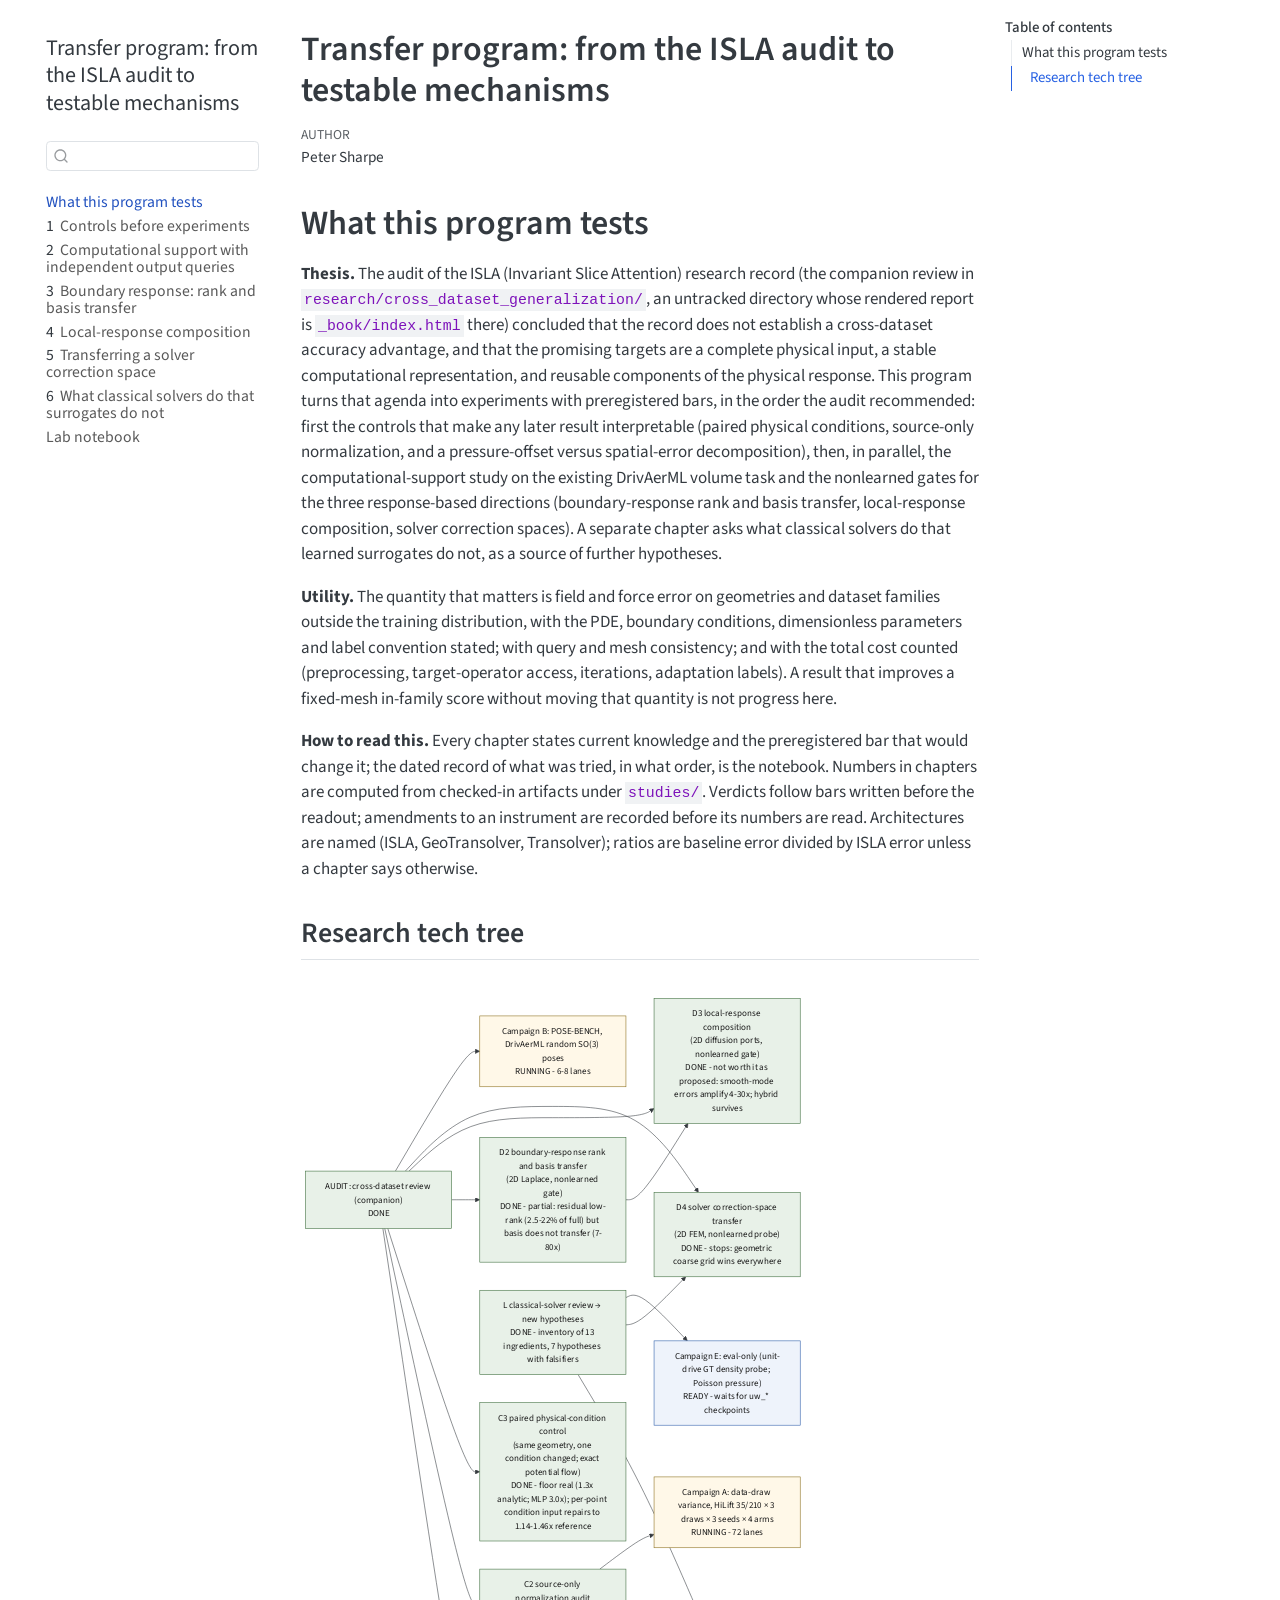
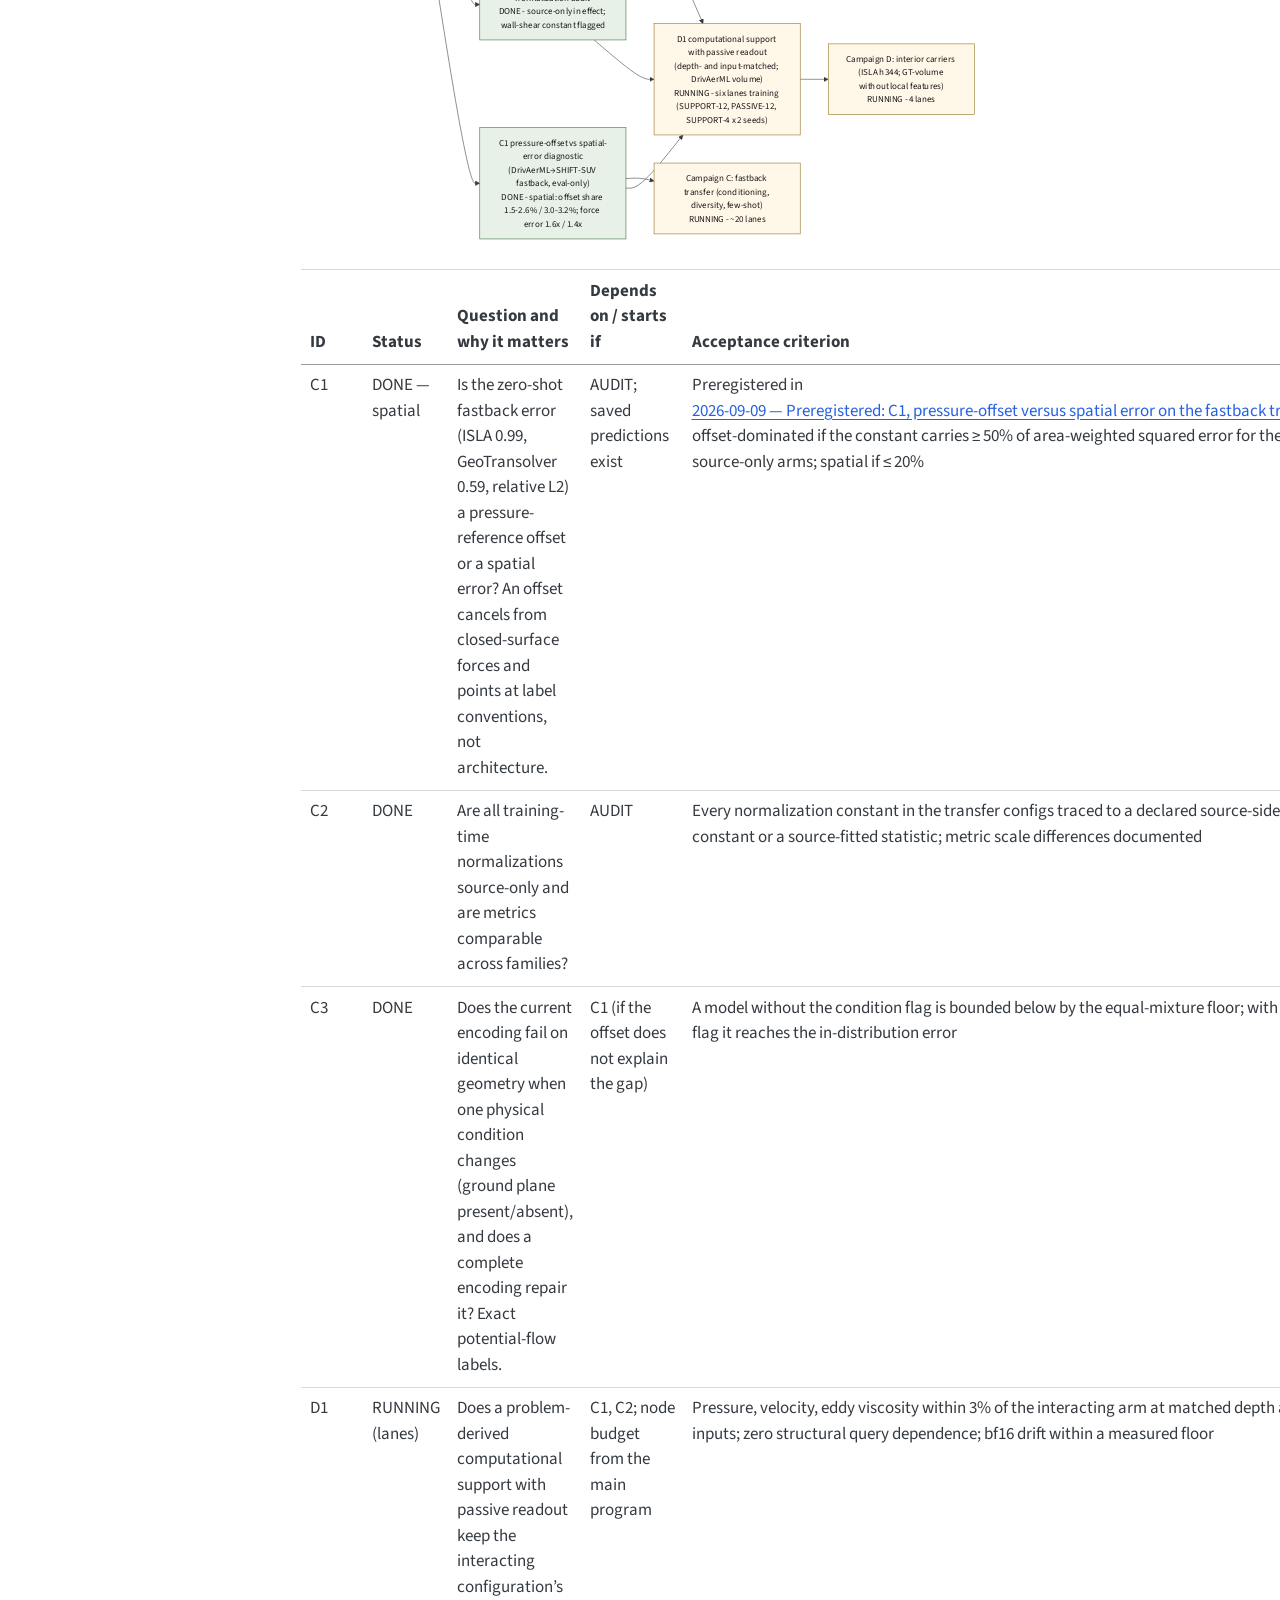
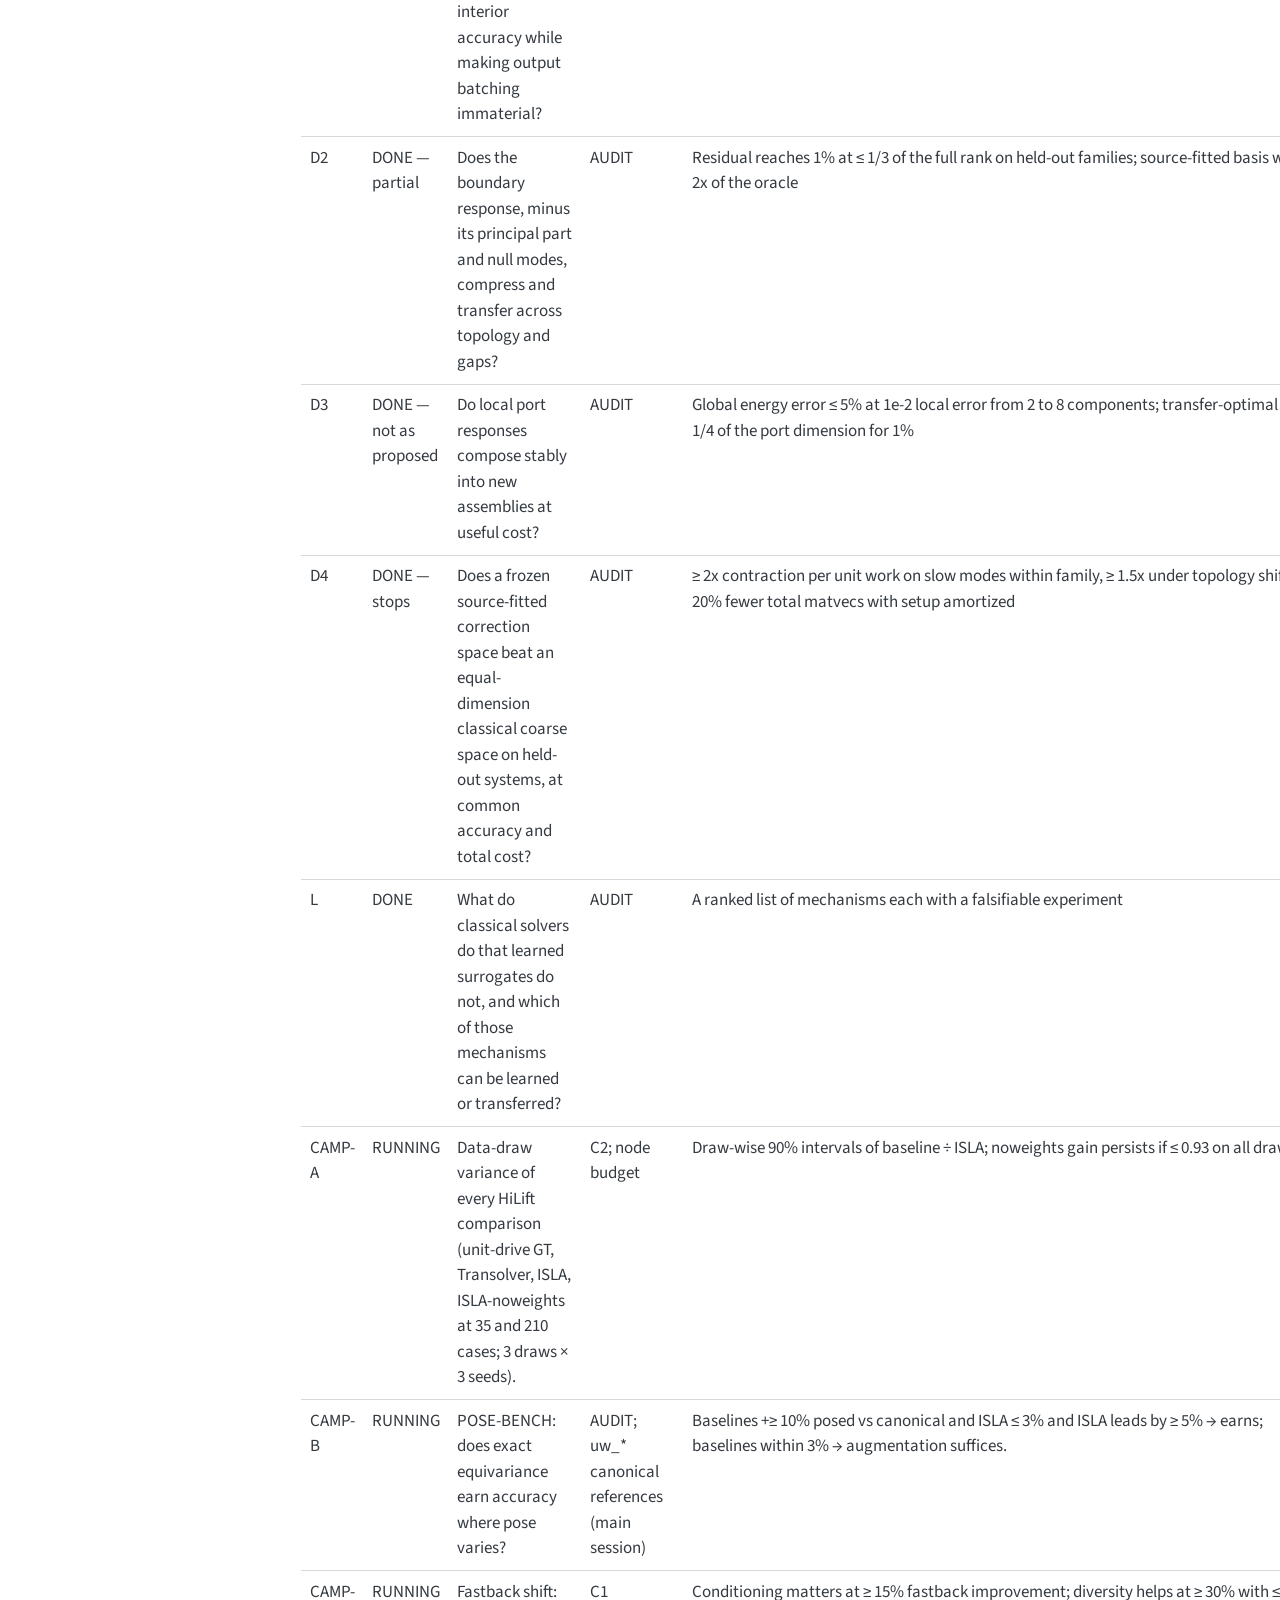
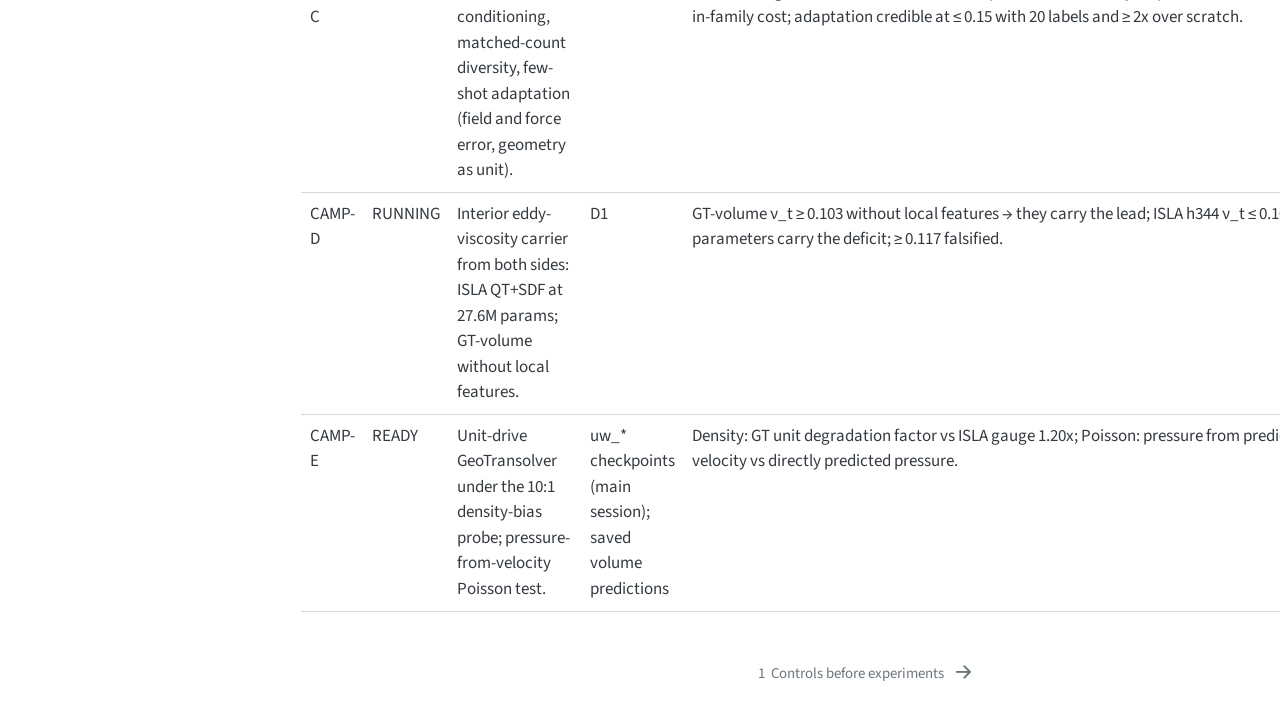
<file: examples/cfd/mesh_transformer/research/transfer_program/_book/index.html>
<!DOCTYPE html>
<html xmlns="http://www.w3.org/1999/xhtml" lang="en" xml:lang="en"><head>

<meta charset="utf-8">
<meta name="generator" content="quarto-1.10.18">

<meta name="viewport" content="width=device-width, initial-scale=1.0, user-scalable=yes">

<meta name="author" content="Peter Sharpe">

<title>Transfer program: from the ISLA audit to testable mechanisms</title>
<style>
/* Default styles provided by pandoc.
** See https://pandoc.org/MANUAL.html#variables-for-html for config info.
*/
span.smallcaps{font-variant: small-caps;}
div.columns{display: flex; gap: 1.5em;}
div.column{flex: auto;}
@media screen {
div.columns{gap: min(4vw, 1.5em);}
div.column{overflow-x: auto;}
}
div.hanging-indent{margin-left: 1.5em; text-indent: -1.5em;}
ul.task-list{list-style: none;}
ul.task-list li input[type="checkbox"] {
  width: 0.8em;
  margin: 0 0.8em 0.2em -1em; /* quarto-specific, see https://github.com/quarto-dev/quarto-cli/issues/4556 */ 
  vertical-align: middle;
}
</style>


<script src="site_libs/quarto-nav/quarto-nav.js"></script>
<script src="site_libs/quarto-nav/headroom.min.js"></script>
<script src="site_libs/clipboard/clipboard.min.js"></script>
<script src="site_libs/quarto-search/autocomplete.umd.js"></script>
<script src="site_libs/quarto-search/fuse.min.js"></script>
<script src="site_libs/quarto-search/quarto-search.js"></script>
<meta name="quarto:offset" content="./">
<link href="./01-controls.html" rel="next">
<script src="site_libs/quarto-html/quarto.js" type="module"></script>
<script src="site_libs/quarto-html/tabsets/tabsets.js" type="module"></script>
<script src="site_libs/quarto-html/popper.min.js"></script>
<script src="site_libs/quarto-html/tippy.umd.min.js"></script>
<script src="site_libs/quarto-html/anchor.min.js"></script>
<link href="site_libs/quarto-html/tippy.css" rel="stylesheet">
<link href="site_libs/quarto-html/quarto-syntax-highlighting-64a204ab8560d761af7679ceaba22944.css" rel="stylesheet" id="quarto-text-highlighting-styles">
<script src="site_libs/bootstrap/bootstrap.min.js"></script>
<link href="site_libs/bootstrap/bootstrap-icons.css" rel="stylesheet">
<link href="site_libs/bootstrap/bootstrap-19df2ef9049729c9320cb14db6c731c5.min.css" rel="stylesheet" append-hash="true" id="quarto-bootstrap" data-mode="light">
<script id="quarto-search-options" type="application/json">{
  "location": "sidebar",
  "copy-button": false,
  "collapse-after": 3,
  "panel-placement": "start",
  "type": "textbox",
  "limit": 50,
  "keyboard-shortcut": [
    "f",
    "/",
    "s"
  ],
  "show-item-context": false,
  "language": {
    "search-no-results-text": "No results",
    "search-matching-documents-text": "matching documents",
    "search-copy-link-title": "Copy link to search",
    "search-hide-matches-text": "Hide additional matches",
    "search-more-match-text": "more match in this document",
    "search-more-matches-text": "more matches in this document",
    "search-clear-button-title": "Clear",
    "search-text-placeholder": "",
    "search-detached-cancel-button-title": "Cancel",
    "search-submit-button-title": "Submit",
    "search-label": "Search"
  }
}</script>
<script src="site_libs/quarto-diagram/mermaid.min.js"></script>
<script src="site_libs/quarto-diagram/mermaid-init.js"></script>
<link href="site_libs/quarto-diagram/mermaid.css" rel="stylesheet">


</head>

<body class="nav-sidebar floating quarto-light">

<div id="quarto-search-results"></div>
  <header id="quarto-header" class="headroom fixed-top">
  <nav class="quarto-secondary-nav">
    <div class="container-fluid d-flex">
      <button type="button" class="quarto-btn-toggle btn" data-bs-toggle="collapse" role="button" data-bs-target=".quarto-sidebar-collapse-item" aria-controls="quarto-sidebar" aria-expanded="false" aria-label="Toggle sidebar navigation" onclick="if (window.quartoToggleHeadroom) { window.quartoToggleHeadroom(); }">
        <i class="bi bi-layout-text-sidebar-reverse"></i>
      </button>
        <nav class="quarto-page-breadcrumbs" aria-label="breadcrumb"><ol class="breadcrumb"><li class="breadcrumb-item"><a href="./index.html">What this program tests</a></li></ol></nav>
        <a class="flex-grow-1" role="navigation" data-bs-toggle="collapse" data-bs-target=".quarto-sidebar-collapse-item" aria-controls="quarto-sidebar" aria-expanded="false" aria-label="Toggle sidebar navigation" onclick="if (window.quartoToggleHeadroom) { window.quartoToggleHeadroom(); }">      
        </a>
      <button type="button" class="btn quarto-search-button" aria-label="Search" onclick="window.quartoOpenSearch();">
        <i class="bi bi-search"></i>
      </button>
    </div>
  </nav>
</header>
<!-- content -->
<div id="quarto-content" class="quarto-container page-columns page-rows-contents page-layout-article">
<!-- sidebar -->
  <nav id="quarto-sidebar" class="sidebar collapse collapse-horizontal quarto-sidebar-collapse-item sidebar-navigation floating overflow-auto">
    <div class="pt-lg-2 mt-2 text-left sidebar-header">
    <div class="sidebar-title mb-0 py-0">
      <a href="./">Transfer program: from the ISLA audit to testable mechanisms</a> 
    </div>
      </div>
        <div class="mt-2 flex-shrink-0 align-items-center">
        <div class="sidebar-search">
        <div id="quarto-search" class="" title="Search"></div>
        </div>
        </div>
    <div class="sidebar-menu-container"> 
    <ul class="list-unstyled mt-1">
        <li class="sidebar-item">
  <div class="sidebar-item-container"> 
  <a href="./index.html" class="sidebar-item-text sidebar-link active">
 <span class="menu-text">What this program tests</span></a>
  </div>
</li>
        <li class="sidebar-item">
  <div class="sidebar-item-container"> 
  <a href="./01-controls.html" class="sidebar-item-text sidebar-link">
 <span class="menu-text"><span class="chapter-number">1</span>&nbsp; <span class="chapter-title">Controls before experiments</span></span></a>
  </div>
</li>
        <li class="sidebar-item">
  <div class="sidebar-item-container"> 
  <a href="./02-computational-support.html" class="sidebar-item-text sidebar-link">
 <span class="menu-text"><span class="chapter-number">2</span>&nbsp; <span class="chapter-title">Computational support with independent output queries</span></span></a>
  </div>
</li>
        <li class="sidebar-item">
  <div class="sidebar-item-container"> 
  <a href="./03-boundary-response.html" class="sidebar-item-text sidebar-link">
 <span class="menu-text"><span class="chapter-number">3</span>&nbsp; <span class="chapter-title">Boundary response: rank and basis transfer</span></span></a>
  </div>
</li>
        <li class="sidebar-item">
  <div class="sidebar-item-container"> 
  <a href="./04-composition.html" class="sidebar-item-text sidebar-link">
 <span class="menu-text"><span class="chapter-number">4</span>&nbsp; <span class="chapter-title">Local-response composition</span></span></a>
  </div>
</li>
        <li class="sidebar-item">
  <div class="sidebar-item-container"> 
  <a href="./05-solver-spaces.html" class="sidebar-item-text sidebar-link">
 <span class="menu-text"><span class="chapter-number">5</span>&nbsp; <span class="chapter-title">Transferring a solver correction space</span></span></a>
  </div>
</li>
        <li class="sidebar-item">
  <div class="sidebar-item-container"> 
  <a href="./06-classical-solvers.html" class="sidebar-item-text sidebar-link">
 <span class="menu-text"><span class="chapter-number">6</span>&nbsp; <span class="chapter-title">What classical solvers do that surrogates do not</span></span></a>
  </div>
</li>
        <li class="sidebar-item">
  <div class="sidebar-item-container"> 
  <a href="./99-notebook.html" class="sidebar-item-text sidebar-link">
 <span class="menu-text">Lab notebook</span></a>
  </div>
</li>
    </ul>
    </div>
</nav>
<div id="quarto-sidebar-glass" class="quarto-sidebar-collapse-item" data-bs-toggle="collapse" data-bs-target=".quarto-sidebar-collapse-item"></div>
<!-- margin-sidebar -->
    <div id="quarto-margin-sidebar" class="sidebar margin-sidebar">
        <nav id="TOC" role="doc-toc" class="toc-active">
    <h2 id="toc-title">Table of contents</h2>
   
  <ul>
  <li><a href="#what-this-program-tests" id="toc-what-this-program-tests" class="nav-link active" data-scroll-target="#what-this-program-tests">What this program tests</a>
  <ul class="collapse">
  <li><a href="#research-tech-tree" id="toc-research-tech-tree" class="nav-link" data-scroll-target="#research-tech-tree">Research tech tree</a></li>
  </ul></li>
  </ul>
</nav>
    </div>
<!-- main -->
<main class="content" id="quarto-document-content">

<header id="title-block-header" class="quarto-title-block default">
<div class="quarto-title">
<h1 class="title">Transfer program: from the ISLA audit to testable mechanisms</h1>
</div>



<div class="quarto-title-meta">

    <div>
    <div class="quarto-title-meta-heading">Author</div>
    <div class="quarto-title-meta-contents">
             <p>Peter Sharpe </p>
          </div>
  </div>
    
  
    
  </div>
  


</header>


<section id="what-this-program-tests" class="level1 unnumbered">
<h1 class="unnumbered">What this program tests</h1>
<p><strong>Thesis.</strong> The audit of the ISLA (Invariant Slice Attention) research record (the companion review in <code>research/cross_dataset_generalization/</code>, an untracked directory whose rendered report is <code>_book/index.html</code> there) concluded that the record does not establish a cross-dataset accuracy advantage, and that the promising targets are a complete physical input, a stable computational representation, and reusable components of the physical response. This program turns that agenda into experiments with preregistered bars, in the order the audit recommended: first the controls that make any later result interpretable (paired physical conditions, source-only normalization, and a pressure-offset versus spatial-error decomposition), then, in parallel, the computational-support study on the existing DrivAerML volume task and the nonlearned gates for the three response-based directions (boundary-response rank and basis transfer, local-response composition, solver correction spaces). A separate chapter asks what classical solvers do that learned surrogates do not, as a source of further hypotheses.</p>
<p><strong>Utility.</strong> The quantity that matters is field and force error on geometries and dataset families outside the training distribution, with the PDE, boundary conditions, dimensionless parameters and label convention stated; with query and mesh consistency; and with the total cost counted (preprocessing, target-operator access, iterations, adaptation labels). A result that improves a fixed-mesh in-family score without moving that quantity is not progress here.</p>
<p><strong>How to read this.</strong> Every chapter states current knowledge and the preregistered bar that would change it; the dated record of what was tried, in what order, is the notebook. Numbers in chapters are computed from checked-in artifacts under <code>studies/</code>. Verdicts follow bars written before the readout; amendments to an instrument are recorded before its numbers are read. Architectures are named (ISLA, GeoTransolver, Transolver); ratios are baseline error divided by ISLA error unless a chapter says otherwise.</p>
<section id="research-tech-tree" class="level2">
<h2 class="anchored" data-anchor-id="research-tech-tree">Research tech tree</h2>
<div class="cell" data-layout-align="default">
<div class="cell-output-display">
<div>
<p></p><figure class="figure"><p></p>
<div>
<pre class="mermaid mermaid-js">flowchart LR
  classDef done fill:#e8f1e8,stroke:#3a6b3a,color:#1a1a1a
  classDef running fill:#fff8e8,stroke:#8a6d1a,color:#1a1a1a
  classDef ready fill:#eef3fb,stroke:#2a5ba8,color:#1a1a1a
  classDef planned fill:#f2f1ec,stroke:#898781,color:#1a1a1a,stroke-dasharray:4 3
  AUDIT["AUDIT: cross-dataset review (companion)&lt;br/&gt;DONE"]:::done
  POFF["C1 pressure-offset vs spatial-error diagnostic&lt;br/&gt;(DrivAerML→SHIFT-SUV fastback, eval-only)&lt;br/&gt;DONE - spatial: offset share 1.5-2.6% / 3.0-3.2%; force error 1.6x / 1.4x"]:::done
  SNORM["C2 source-only normalization audit&lt;br/&gt;DONE - source-only in effect; wall-shear constant flagged"]:::done
  PAIR["C3 paired physical-condition control&lt;br/&gt;(same geometry, one condition changed; exact potential flow)&lt;br/&gt;DONE - floor real (1.3x analytic; MLP 3.0x); per-point condition input repairs to 1.14-1.46x reference"]:::done
  SUPP["D1 computational support with passive readout&lt;br/&gt;(depth- and input-matched; DrivAerML volume)&lt;br/&gt;RUNNING - six lanes training (SUPPORT-12, PASSIVE-12, SUPPORT-4 x 2 seeds)"]:::running
  RESP["D2 boundary-response rank and basis transfer&lt;br/&gt;(2D Laplace, nonlearned gate)&lt;br/&gt;DONE - partial: residual low-rank (2.5-22% of full) but basis does not transfer (7-80x)"]:::done
  COMP["D3 local-response composition&lt;br/&gt;(2D diffusion ports, nonlearned gate)&lt;br/&gt;DONE - not worth it as proposed: smooth-mode errors amplify 4-30x; hybrid survives"]:::done
  SOLV["D4 solver correction-space transfer&lt;br/&gt;(2D FEM, nonlearned probe)&lt;br/&gt;DONE - stops: geometric coarse grid wins everywhere"]:::done
  CLASS["L classical-solver review → new hypotheses&lt;br/&gt;DONE - inventory of 13 ingredients, 7 hypotheses with falsifiers"]:::done
  CAMPA["Campaign A: data-draw variance, HiLift 35/210 × 3 draws × 3 seeds × 4 arms&lt;br/&gt;RUNNING - 72 lanes"]:::running
  CAMPB["Campaign B: POSE-BENCH, DrivAerML random SO(3) poses&lt;br/&gt;RUNNING - 6-8 lanes"]:::running
  CAMPC["Campaign C: fastback transfer (conditioning, diversity, few-shot)&lt;br/&gt;RUNNING - ~20 lanes"]:::running
  CAMPD["Campaign D: interior carriers (ISLA h344; GT-volume without local features)&lt;br/&gt;RUNNING - 4 lanes"]:::running
  CAMPE["Campaign E: eval-only (unit-drive GT density probe; Poisson pressure)&lt;br/&gt;READY - waits for uw_* checkpoints"]:::ready
  AUDIT --&gt; POFF
  AUDIT --&gt; SNORM
  AUDIT --&gt; PAIR
  POFF --&gt; SUPP
  SNORM --&gt; SUPP
  AUDIT --&gt; RESP
  AUDIT --&gt; COMP
  AUDIT --&gt; SOLV
  RESP --&gt; COMP
  CLASS --&gt; SUPP
  CLASS --&gt; SOLV
  POFF --&gt; CAMPC
  SNORM --&gt; CAMPA
  CLASS --&gt; CAMPE
  SUPP --&gt; CAMPD
  AUDIT --&gt; CAMPB
</pre>
</div>
<p></p></figure><p></p>
</div>
</div>
</div>
<table class="caption-top table">
<colgroup>
<col style="width: 16%">
<col style="width: 16%">
<col style="width: 16%">
<col style="width: 16%">
<col style="width: 16%">
<col style="width: 16%">
</colgroup>
<thead>
<tr class="header">
<th>ID</th>
<th>Status</th>
<th>Question and why it matters</th>
<th>Depends on / starts if</th>
<th>Acceptance criterion</th>
<th>Evidence or result</th>
</tr>
</thead>
<tbody>
<tr class="odd">
<td>C1</td>
<td>DONE — spatial</td>
<td>Is the zero-shot fastback error (ISLA 0.99, GeoTransolver 0.59, relative L2) a pressure-reference offset or a spatial error? An offset cancels from closed-surface forces and points at label conventions, not architecture.</td>
<td>AUDIT; saved predictions exist</td>
<td>Preregistered in <a href="99-notebook.html#sec-nb-c1-prereg" class="quarto-xref"><span>2026-09-09 — Preregistered: C1, pressure-offset versus spatial error on the fastback transfer</span></a>: offset-dominated if the constant carries ≥ 50% of area-weighted squared error for the source-only arms; spatial if ≤ 20%</td>
<td>Offset share 1.5–2.6% (ISLA) and 3.0–3.2% (GeoTransolver; median–mean); force error 1.6x / 1.4x vs 0.04 in-family. <a href="99-notebook.html#sec-nb-c1-verdict" class="quarto-xref"><span>2026-09-09 — Verdict: C1 spatial — the zero-shot fastback error is a field error, not a pressure-reference offset (offset share 1.5–2.6% for ISLA, 3.0–3.2% for GeoTransolver)</span></a></td>
</tr>
<tr class="even">
<td>C2</td>
<td>DONE</td>
<td>Are all training-time normalizations source-only and are metrics comparable across families?</td>
<td>AUDIT</td>
<td>Every normalization constant in the transfer configs traced to a declared source-side constant or a source-fitted statistic; metric scale differences documented</td>
<td>Pressure: physical nondimensionalization only; wall shear: per-dataset declared constants (relative metrics unaffected; protocol rule recorded). <a href="99-notebook.html#sec-nb-c2-verdict" class="quarto-xref"><span>2026-09-09 — C2, source-only normalization: audited from the configurations, one item flagged</span></a></td>
</tr>
<tr class="odd">
<td>C3</td>
<td>DONE</td>
<td>Does the current encoding fail on identical geometry when one physical condition changes (ground plane present/absent), and does a complete encoding repair it? Exact potential-flow labels.</td>
<td>C1 (if the offset does not explain the gap)</td>
<td>A model without the condition flag is bounded below by the equal-mixture floor; with the flag it reaches the in-distribution error</td>
<td>Blind ISLA 1.31x the floor (MLP 3.0x), 78% of its ground error in the lowest height quarter; conditioned ISLA 1.14x / 1.46x the in-distribution error (bar 1.5x). <a href="99-notebook.html#sec-nb-c3-verdict" class="quarto-xref"><span>2026-09-09 — Verdict: C3 — the identifiability floor is real and architecture-independent on an exact paired-condition problem, and a per-point condition input repairs it</span></a>, <a href="01-controls.html#sec-controls-paired" class="quarto-xref"><span>C3: a paired physical condition on an exact problem</span></a></td>
</tr>
<tr class="even">
<td>D1</td>
<td>RUNNING (lanes)</td>
<td>Does a problem-derived computational support with passive readout keep the interacting configuration’s interior accuracy while making output batching immaterial?</td>
<td>C1, C2; node budget from the main program</td>
<td>Pressure, velocity, eddy viscosity within 3% of the interacting arm at matched depth and inputs; zero structural query dependence; bf16 drift within a measured floor</td>
<td>pending</td>
</tr>
<tr class="odd">
<td>D2</td>
<td>DONE — partial</td>
<td>Does the boundary response, minus its principal part and null modes, compress and transfer across topology and gaps?</td>
<td>AUDIT</td>
<td>Residual reaches 1% at ≤ 1/3 of the full rank on held-out families; source-fitted basis within 2x of the oracle</td>
<td>Residual rank 8–58 of 192–1,536 (annulus 160 of 740), resolution-stable; source basis 7–80x worse than oracle at equal rank. <a href="99-notebook.html#sec-nb-d2-verdict" class="quarto-xref"><span>2026-09-09 — Verdict: D2 partial — the Laplace boundary response minus its principal part is low-rank and resolution-stable, but its basis does not transfer across topology, gaps or corners (source-fitted basis 7–80x worse than the oracle at equal rank)</span></a>, <a href="03-boundary-response.html" class="quarto-xref"><span>3&nbsp; Boundary response: rank and basis transfer</span></a></td>
</tr>
<tr class="even">
<td>D3</td>
<td>DONE — not as proposed</td>
<td>Do local port responses compose stably into new assemblies at useful cost?</td>
<td>AUDIT</td>
<td>Global energy error ≤ 5% at 1e-2 local error from 2 to 8 components; transfer-optimal rank ≤ 1/4 of the port dimension for 1%</td>
<td>ε = 10⁻²: 7% (chain 8), 33–34% (grids 8–16); rank 4 leaves 16–27%; rough-mode errors damped 20–100x, smooth-mode amplified 4–30x. <a href="99-notebook.html#sec-nb-d3-verdict" class="quarto-xref"><span>2026-09-09 — Verdict: D3 not worth a learner as proposed — smooth-mode local errors are amplified 4–30x by the interface solve and grids grow superlinearly; the surviving form is a hybrid with exact low modes</span></a>, <a href="04-composition.html" class="quarto-xref"><span>4&nbsp; Local-response composition</span></a></td>
</tr>
<tr class="odd">
<td>D4</td>
<td>DONE — stops</td>
<td>Does a frozen source-fitted correction space beat an equal-dimension classical coarse space on held-out systems, at common accuracy and total cost?</td>
<td>AUDIT</td>
<td>≥ 2x contraction per unit work on slow modes within family, ≥ 1.5x under topology shift; ≥ 20% fewer total matvecs with setup amortized</td>
<td>Classical ÷ source 0.62–0.76 (bars 2.0 / 1.5); solves 19–72% more work with the frozen space. <a href="99-notebook.html#sec-nb-d4-verdict" class="quarto-xref"><span>2026-09-09 — Verdict: D4 stops — a free geometric coarse grid beats a frozen source-fitted correction space on every held-out elliptic system</span></a>, <a href="05-solver-spaces.html" class="quarto-xref"><span>5&nbsp; Transferring a solver correction space</span></a></td>
</tr>
<tr class="even">
<td>L</td>
<td>DONE</td>
<td>What do classical solvers do that learned surrogates do not, and which of those mechanisms can be learned or transferred?</td>
<td>AUDIT</td>
<td>A ranked list of mechanisms each with a falsifiable experiment</td>
<td><a href="06-classical-solvers.html" class="quarto-xref"><span>6&nbsp; What classical solvers do that surrogates do not</span></a>: thirteen ingredients, seven hypotheses ordered by information per cost</td>
</tr>
<tr class="odd">
<td>CAMP-A</td>
<td>RUNNING</td>
<td>Data-draw variance of every HiLift comparison (unit-drive GT, Transolver, ISLA, ISLA-noweights at 35 and 210 cases; 3 draws × 3 seeds).</td>
<td>C2; node budget</td>
<td>Draw-wise 90% intervals of baseline ÷ ISLA; noweights gain persists if ≤ 0.93 on all draws.</td>
<td><a href="99-notebook.html#sec-nb-campaign" class="quarto-xref"><span>2026-09-09 — Campaign: Peter opened the node budget (367 idle nodes); five preregistered studies launched or delegated</span></a>; studies/campaign_a_draws</td>
</tr>
<tr class="even">
<td>CAMP-B</td>
<td>RUNNING</td>
<td>POSE-BENCH: does exact equivariance earn accuracy where pose varies?</td>
<td>AUDIT; uw_* canonical references (main session)</td>
<td>Baselines +≥ 10% posed vs canonical and ISLA ≤ 3% and ISLA leads by ≥ 5% → earns; baselines within 3% → augmentation suffices.</td>
<td><a href="99-notebook.html#sec-nb-campaign" class="quarto-xref"><span>2026-09-09 — Campaign: Peter opened the node budget (367 idle nodes); five preregistered studies launched or delegated</span></a>; studies/campaign_b_pose</td>
</tr>
<tr class="odd">
<td>CAMP-C</td>
<td>RUNNING</td>
<td>Fastback shift: conditioning, matched-count diversity, few-shot adaptation (field and force error, geometry as unit).</td>
<td>C1</td>
<td>Conditioning matters at ≥ 15% fastback improvement; diversity helps at ≥ 30% with ≤ 10% in-family cost; adaptation credible at ≤ 0.15 with 20 labels and ≥ 2x over scratch.</td>
<td><a href="99-notebook.html#sec-nb-campaign" class="quarto-xref"><span>2026-09-09 — Campaign: Peter opened the node budget (367 idle nodes); five preregistered studies launched or delegated</span></a>; studies/campaign_c_transfer</td>
</tr>
<tr class="even">
<td>CAMP-D</td>
<td>RUNNING</td>
<td>Interior eddy-viscosity carrier from both sides: ISLA QT+SDF at 27.6M params; GT-volume without local features.</td>
<td>D1</td>
<td>GT-volume ν_t ≥ 0.103 without local features → they carry the lead; ISLA h344 ν_t ≤ 0.103 → parameters carry the deficit; ≥ 0.117 falsified.</td>
<td><a href="99-notebook.html#sec-nb-campaign" class="quarto-xref"><span>2026-09-09 — Campaign: Peter opened the node budget (367 idle nodes); five preregistered studies launched or delegated</span></a></td>
</tr>
<tr class="odd">
<td>CAMP-E</td>
<td>READY</td>
<td>Unit-drive GeoTransolver under the 10:1 density-bias probe; pressure-from-velocity Poisson test.</td>
<td>uw_* checkpoints (main session); saved volume predictions</td>
<td>Density: GT unit degradation factor vs ISLA gauge 1.20x; Poisson: pressure from predicted velocity vs directly predicted pressure.</td>
<td><a href="99-notebook.html#sec-nb-campaign" class="quarto-xref"><span>2026-09-09 — Campaign: Peter opened the node budget (367 idle nodes); five preregistered studies launched or delegated</span></a></td>
</tr>
</tbody>
</table>


</section>
</section>

</main> <!-- /main -->
<script id="quarto-html-after-body" type="application/javascript">
  window.document.addEventListener("DOMContentLoaded", function (event) {
    const icon = "";
    const anchorJS = new window.AnchorJS();
    anchorJS.options = {
      placement: 'right',
      icon: icon
    };
    anchorJS.add('.anchored');
    const isCodeAnnotation = (el) => {
      for (const clz of el.classList) {
        if (clz.startsWith('code-annotation-')) {                     
          return true;
        }
      }
      return false;
    }
    const onCopySuccess = function(e) {
      // button target
      const button = e.trigger;
      // don't keep focus
      button.blur();
      // flash "checked"
      button.classList.add('code-copy-button-checked');
      var currentTitle = button.getAttribute("title");
      button.setAttribute("title", "Copied!");
      let tooltip;
      if (window.bootstrap) {
        button.setAttribute("data-bs-toggle", "tooltip");
        button.setAttribute("data-bs-placement", "left");
        button.setAttribute("data-bs-title", "Copied!");
        tooltip = new bootstrap.Tooltip(button, 
          { trigger: "manual", 
            customClass: "code-copy-button-tooltip",
            offset: [0, -8]});
        tooltip.show();    
      }
      setTimeout(function() {
        if (tooltip) {
          tooltip.hide();
          button.removeAttribute("data-bs-title");
          button.removeAttribute("data-bs-toggle");
          button.removeAttribute("data-bs-placement");
        }
        button.setAttribute("title", currentTitle);
        button.classList.remove('code-copy-button-checked');
      }, 1000);
      // clear code selection
      e.clearSelection();
    }
    const getTextToCopy = function(trigger) {
      const outerScaffold = trigger.parentElement.cloneNode(true);
      const codeEl = outerScaffold.querySelector('code');
      for (const childEl of codeEl.children) {
        if (isCodeAnnotation(childEl)) {
          childEl.remove();
        }
      }
      return codeEl.innerText;
    }
    const clipboard = new window.ClipboardJS('.code-copy-button:not([data-in-quarto-modal])', {
      text: getTextToCopy
    });
    clipboard.on('success', onCopySuccess);
    if (window.document.getElementById('quarto-embedded-source-code-modal')) {
      const clipboardModal = new window.ClipboardJS('.code-copy-button[data-in-quarto-modal]', {
        text: getTextToCopy,
        container: window.document.getElementById('quarto-embedded-source-code-modal')
      });
      clipboardModal.on('success', onCopySuccess);
    }
      var localhostRegex = new RegExp(/^(?:http|https):\/\/localhost\:?[0-9]*\//);
      var mailtoRegex = new RegExp(/^mailto:/);
        var filterRegex = new RegExp('/' + window.location.host + '/');
      var isInternal = (href) => {
          return filterRegex.test(href) || localhostRegex.test(href) || mailtoRegex.test(href);
      }
      // Inspect non-navigation links and adorn them if external
     var links = window.document.querySelectorAll('a[href]:not(.nav-link):not(.navbar-brand):not(.toc-action):not(.sidebar-link):not(.sidebar-item-toggle):not(.pagination-link):not(.no-external):not([aria-hidden]):not(.dropdown-item):not(.quarto-navigation-tool):not(.about-link)');
      for (var i=0; i<links.length; i++) {
        const link = links[i];
        if (!isInternal(link.href)) {
          // undo the damage that might have been done by quarto-nav.js in the case of
          // links that we want to consider external
          if (link.dataset.originalHref !== undefined) {
            link.href = link.dataset.originalHref;
          }
        }
      }
    function tippyHover(el, contentFn, onTriggerFn, onUntriggerFn) {
      const config = {
        allowHTML: true,
        maxWidth: 500,
        delay: 100,
        arrow: false,
        appendTo: function(el) {
            return el.parentElement;
        },
        interactive: true,
        interactiveBorder: 10,
        theme: 'quarto',
        placement: 'bottom-start',
      };
      if (contentFn) {
        config.content = contentFn;
      }
      if (onTriggerFn) {
        config.onTrigger = onTriggerFn;
      }
      if (onUntriggerFn) {
        config.onUntrigger = onUntriggerFn;
      }
      window.tippy(el, config); 
    }
    const noterefs = window.document.querySelectorAll('a[role="doc-noteref"]');
    for (var i=0; i<noterefs.length; i++) {
      const ref = noterefs[i];
      tippyHover(ref, function() {
        // use id or data attribute instead here
        let href = ref.getAttribute('data-footnote-href') || ref.getAttribute('href');
        try { href = new URL(href).hash; } catch {}
        const id = href.replace(/^#\/?/, "");
        const note = window.document.getElementById(id);
        if (note) {
          return note.innerHTML;
        } else {
          return "";
        }
      });
    }
    const xrefs = window.document.querySelectorAll('a.quarto-xref');
    const processXRef = (id, note) => {
      // Strip column container classes
      const stripColumnClz = (el) => {
        el.classList.remove("page-full", "page-columns");
        if (el.children) {
          for (const child of el.children) {
            stripColumnClz(child);
          }
        }
      }
      stripColumnClz(note)
      if (id === null || id.startsWith('sec-')) {
        // Special case sections, only their first couple elements
        const container = document.createElement("div");
        if (note.children && note.children.length > 2) {
          container.appendChild(note.children[0].cloneNode(true));
          for (let i = 1; i < note.children.length; i++) {
            const child = note.children[i];
            if (child.tagName === "P" && child.innerText === "") {
              continue;
            } else {
              container.appendChild(child.cloneNode(true));
              break;
            }
          }
          if (window.Quarto?.typesetMath) {
            window.Quarto.typesetMath(container);
          }
          return container.innerHTML
        } else {
          if (window.Quarto?.typesetMath) {
            window.Quarto.typesetMath(note);
          }
          return note.innerHTML;
        }
      } else {
        // Remove any anchor links if they are present
        const anchorLink = note.querySelector('a.anchorjs-link');
        if (anchorLink) {
          anchorLink.remove();
        }
        if (window.Quarto?.typesetMath) {
          window.Quarto.typesetMath(note);
        }
        if (note.classList.contains("callout")) {
          return note.outerHTML;
        } else {
          return note.innerHTML;
        }
      }
    }
    for (var i=0; i<xrefs.length; i++) {
      const xref = xrefs[i];
      tippyHover(xref, undefined, function(instance) {
        instance.disable();
        let url = xref.getAttribute('href');
        let hash = undefined; 
        if (url.startsWith('#')) {
          hash = url;
        } else {
          try { hash = new URL(url).hash; } catch {}
        }
        if (hash) {
          const id = hash.replace(/^#\/?/, "");
          const note = window.document.getElementById(id);
          if (note !== null) {
            try {
              const html = processXRef(id, note.cloneNode(true));
              instance.setContent(html);
            } finally {
              instance.enable();
              instance.show();
            }
          } else {
            // See if we can fetch this
            fetch(url.split('#')[0])
            .then(res => res.text())
            .then(html => {
              const parser = new DOMParser();
              const htmlDoc = parser.parseFromString(html, "text/html");
              const note = htmlDoc.getElementById(id);
              if (note !== null) {
                const html = processXRef(id, note);
                instance.setContent(html);
              } 
            }).finally(() => {
              instance.enable();
              instance.show();
            });
          }
        } else {
          // See if we can fetch a full url (with no hash to target)
          // This is a special case and we should probably do some content thinning / targeting
          fetch(url)
          .then(res => res.text())
          .then(html => {
            const parser = new DOMParser();
            const htmlDoc = parser.parseFromString(html, "text/html");
            const note = htmlDoc.querySelector('main.content');
            if (note !== null) {
              // This should only happen for chapter cross references
              // (since there is no id in the URL)
              // remove the first header
              if (note.children.length > 0 && note.children[0].tagName === "HEADER") {
                note.children[0].remove();
              }
              const html = processXRef(null, note);
              instance.setContent(html);
            } 
          }).finally(() => {
            instance.enable();
            instance.show();
          });
        }
      }, function(instance) {
      });
    }
        let selectedAnnoteEl;
        const selectorForAnnotation = ( cell, annotation) => {
          let cellAttr = 'data-code-cell="' + cell + '"';
          let lineAttr = 'data-code-annotation="' +  annotation + '"';
          const selector = 'span[' + cellAttr + '][' + lineAttr + ']';
          return selector;
        }
        const selectCodeLines = (annoteEl) => {
          const doc = window.document;
          const targetCell = annoteEl.getAttribute("data-target-cell");
          const targetAnnotation = annoteEl.getAttribute("data-target-annotation");
          const annoteSpan = window.document.querySelector(selectorForAnnotation(targetCell, targetAnnotation));
          const lines = annoteSpan.getAttribute("data-code-lines").split(",");
          const lineIds = lines.map((line) => {
            return targetCell + "-" + line;
          })
          let top = null;
          let height = null;
          let parent = null;
          if (lineIds.length > 0) {
              //compute the position of the single el (top and bottom and make a div)
              const el = window.document.getElementById(lineIds[0]);
              top = el.offsetTop;
              height = el.offsetHeight;
              parent = el.parentElement.parentElement;
            if (lineIds.length > 1) {
              const lastEl = window.document.getElementById(lineIds[lineIds.length - 1]);
              const bottom = lastEl.offsetTop + lastEl.offsetHeight;
              height = bottom - top;
            }
            if (top !== null && height !== null && parent !== null) {
              // cook up a div (if necessary) and position it 
              let div = window.document.getElementById("code-annotation-line-highlight");
              if (div === null) {
                div = window.document.createElement("div");
                div.setAttribute("id", "code-annotation-line-highlight");
                div.style.position = 'absolute';
                parent.appendChild(div);
              }
              div.style.top = top - 2 + "px";
              div.style.height = height + 4 + "px";
              div.style.left = 0;
              let gutterDiv = window.document.getElementById("code-annotation-line-highlight-gutter");
              if (gutterDiv === null) {
                gutterDiv = window.document.createElement("div");
                gutterDiv.setAttribute("id", "code-annotation-line-highlight-gutter");
                gutterDiv.style.position = 'absolute';
                const codeCell = window.document.getElementById(targetCell);
                const gutter = codeCell.querySelector('.code-annotation-gutter');
                gutter.appendChild(gutterDiv);
              }
              gutterDiv.style.top = top - 2 + "px";
              gutterDiv.style.height = height + 4 + "px";
            }
            selectedAnnoteEl = annoteEl;
          }
        };
        const unselectCodeLines = () => {
          const elementsIds = ["code-annotation-line-highlight", "code-annotation-line-highlight-gutter"];
          elementsIds.forEach((elId) => {
            const div = window.document.getElementById(elId);
            if (div) {
              div.remove();
            }
          });
          selectedAnnoteEl = undefined;
        };
          // Handle positioning of the toggle
      window.addEventListener(
        "resize",
        throttle(() => {
          elRect = undefined;
          if (selectedAnnoteEl) {
            selectCodeLines(selectedAnnoteEl);
          }
        }, 10)
      );
      function throttle(fn, ms) {
      let throttle = false;
      let timer;
        return (...args) => {
          if(!throttle) { // first call gets through
              fn.apply(this, args);
              throttle = true;
          } else { // all the others get throttled
              if(timer) clearTimeout(timer); // cancel #2
              timer = setTimeout(() => {
                fn.apply(this, args);
                timer = throttle = false;
              }, ms);
          }
        };
      }
        // Attach click handler to the DT
        const annoteDls = window.document.querySelectorAll('dt[data-target-cell]');
        for (const annoteDlNode of annoteDls) {
          annoteDlNode.addEventListener('click', (event) => {
            const clickedEl = event.target;
            if (clickedEl !== selectedAnnoteEl) {
              unselectCodeLines();
              const activeEl = window.document.querySelector('dt[data-target-cell].code-annotation-active');
              if (activeEl) {
                activeEl.classList.remove('code-annotation-active');
              }
              selectCodeLines(clickedEl);
              clickedEl.classList.add('code-annotation-active');
            } else {
              // Unselect the line
              unselectCodeLines();
              clickedEl.classList.remove('code-annotation-active');
            }
          });
        }
    const findCites = (el) => {
      const parentEl = el.parentElement;
      if (parentEl) {
        const cites = parentEl.dataset.cites;
        if (cites) {
          return {
            el,
            cites: cites.split(' ')
          };
        } else {
          return findCites(el.parentElement)
        }
      } else {
        return undefined;
      }
    };
    var bibliorefs = window.document.querySelectorAll('a[role="doc-biblioref"]');
    for (var i=0; i<bibliorefs.length; i++) {
      const ref = bibliorefs[i];
      const citeInfo = findCites(ref);
      if (citeInfo) {
        tippyHover(citeInfo.el, function() {
          var popup = window.document.createElement('div');
          citeInfo.cites.forEach(function(cite) {
            var citeDiv = window.document.createElement('div');
            citeDiv.classList.add('hanging-indent');
            citeDiv.classList.add('csl-entry');
            var biblioDiv = window.document.getElementById('ref-' + cite);
            if (biblioDiv) {
              citeDiv.innerHTML = biblioDiv.innerHTML;
            }
            popup.appendChild(citeDiv);
          });
          return popup.innerHTML;
        });
      }
    }
  });
  </script>
<nav class="page-navigation">
  <div class="nav-page nav-page-previous">
  </div>
  <div class="nav-page nav-page-next">
      <a href="./01-controls.html" class="pagination-link" aria-label="Controls before experiments">
        <span class="nav-page-text"><span class="chapter-number">1</span>&nbsp; <span class="chapter-title">Controls before experiments</span></span> <i class="bi bi-arrow-right-short"></i>
      </a>
  </div>
</nav>
</div> <!-- /content -->




</body></html>
</file>
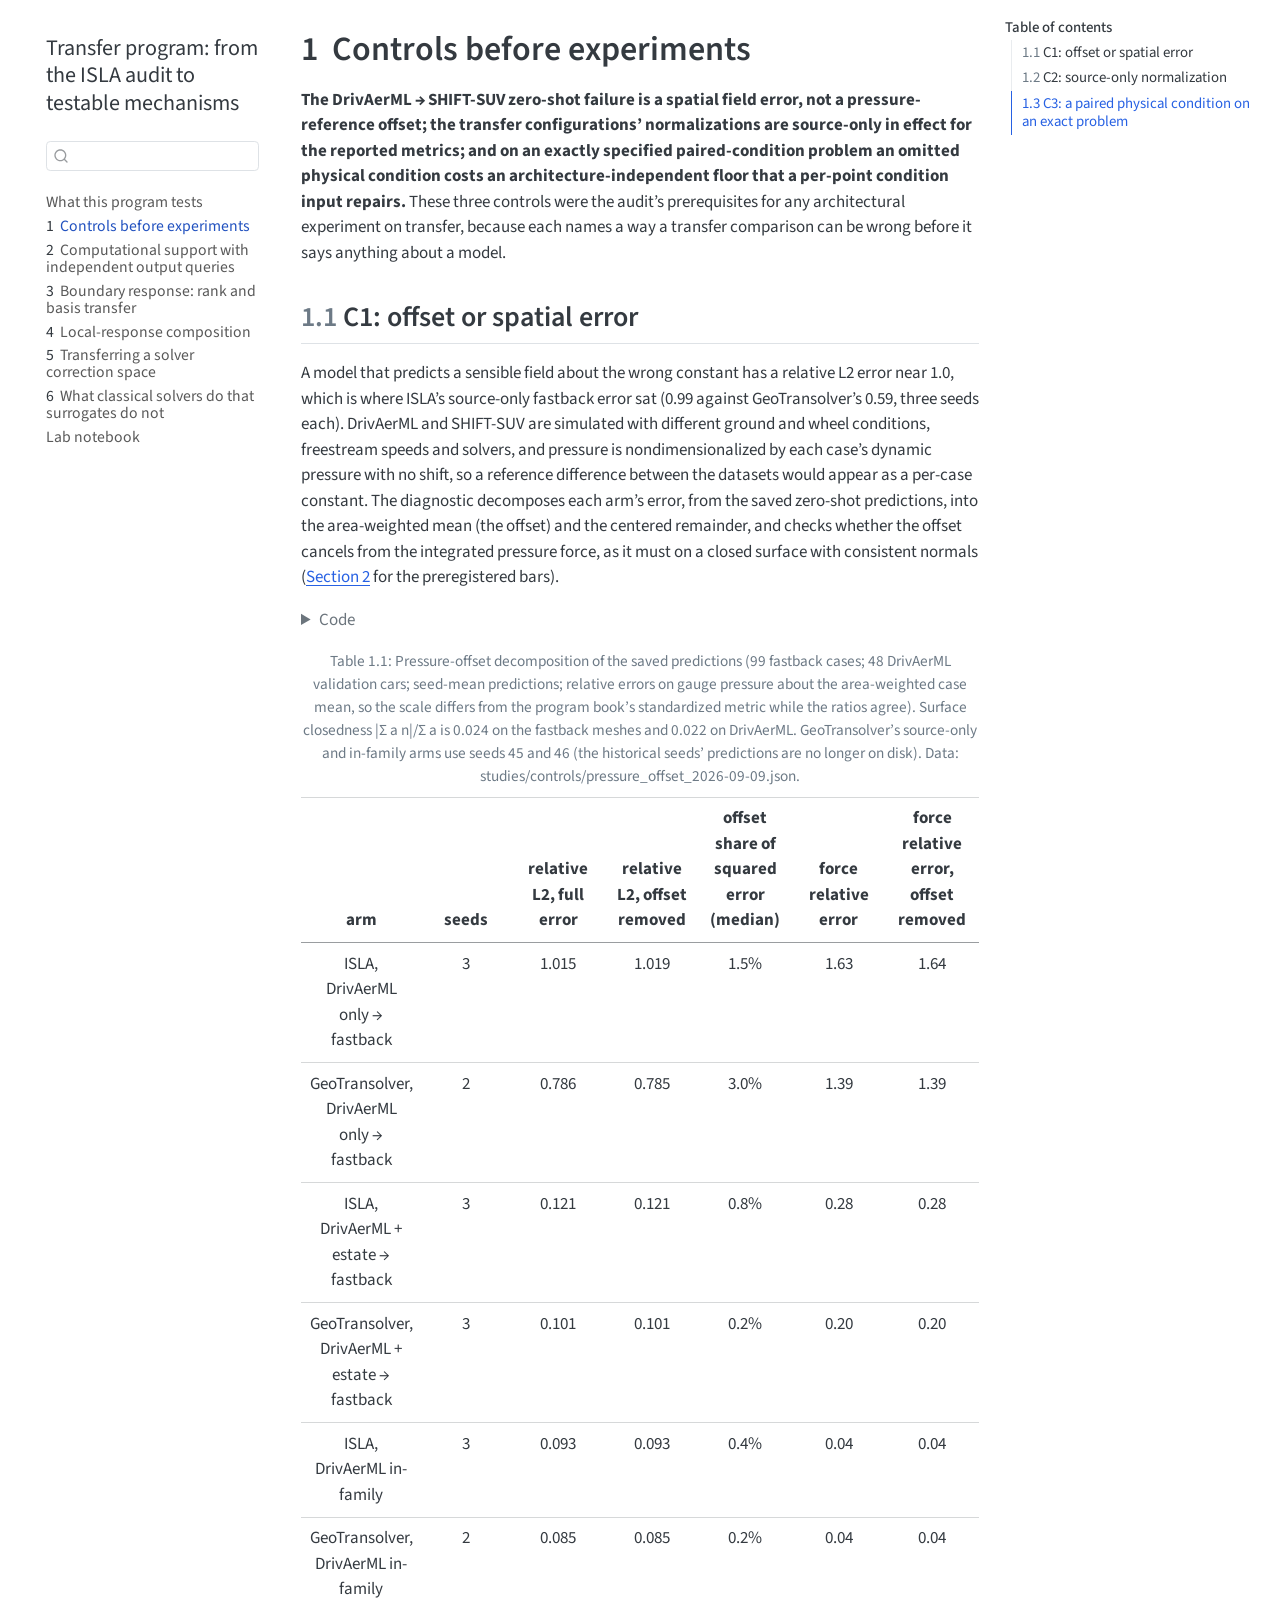
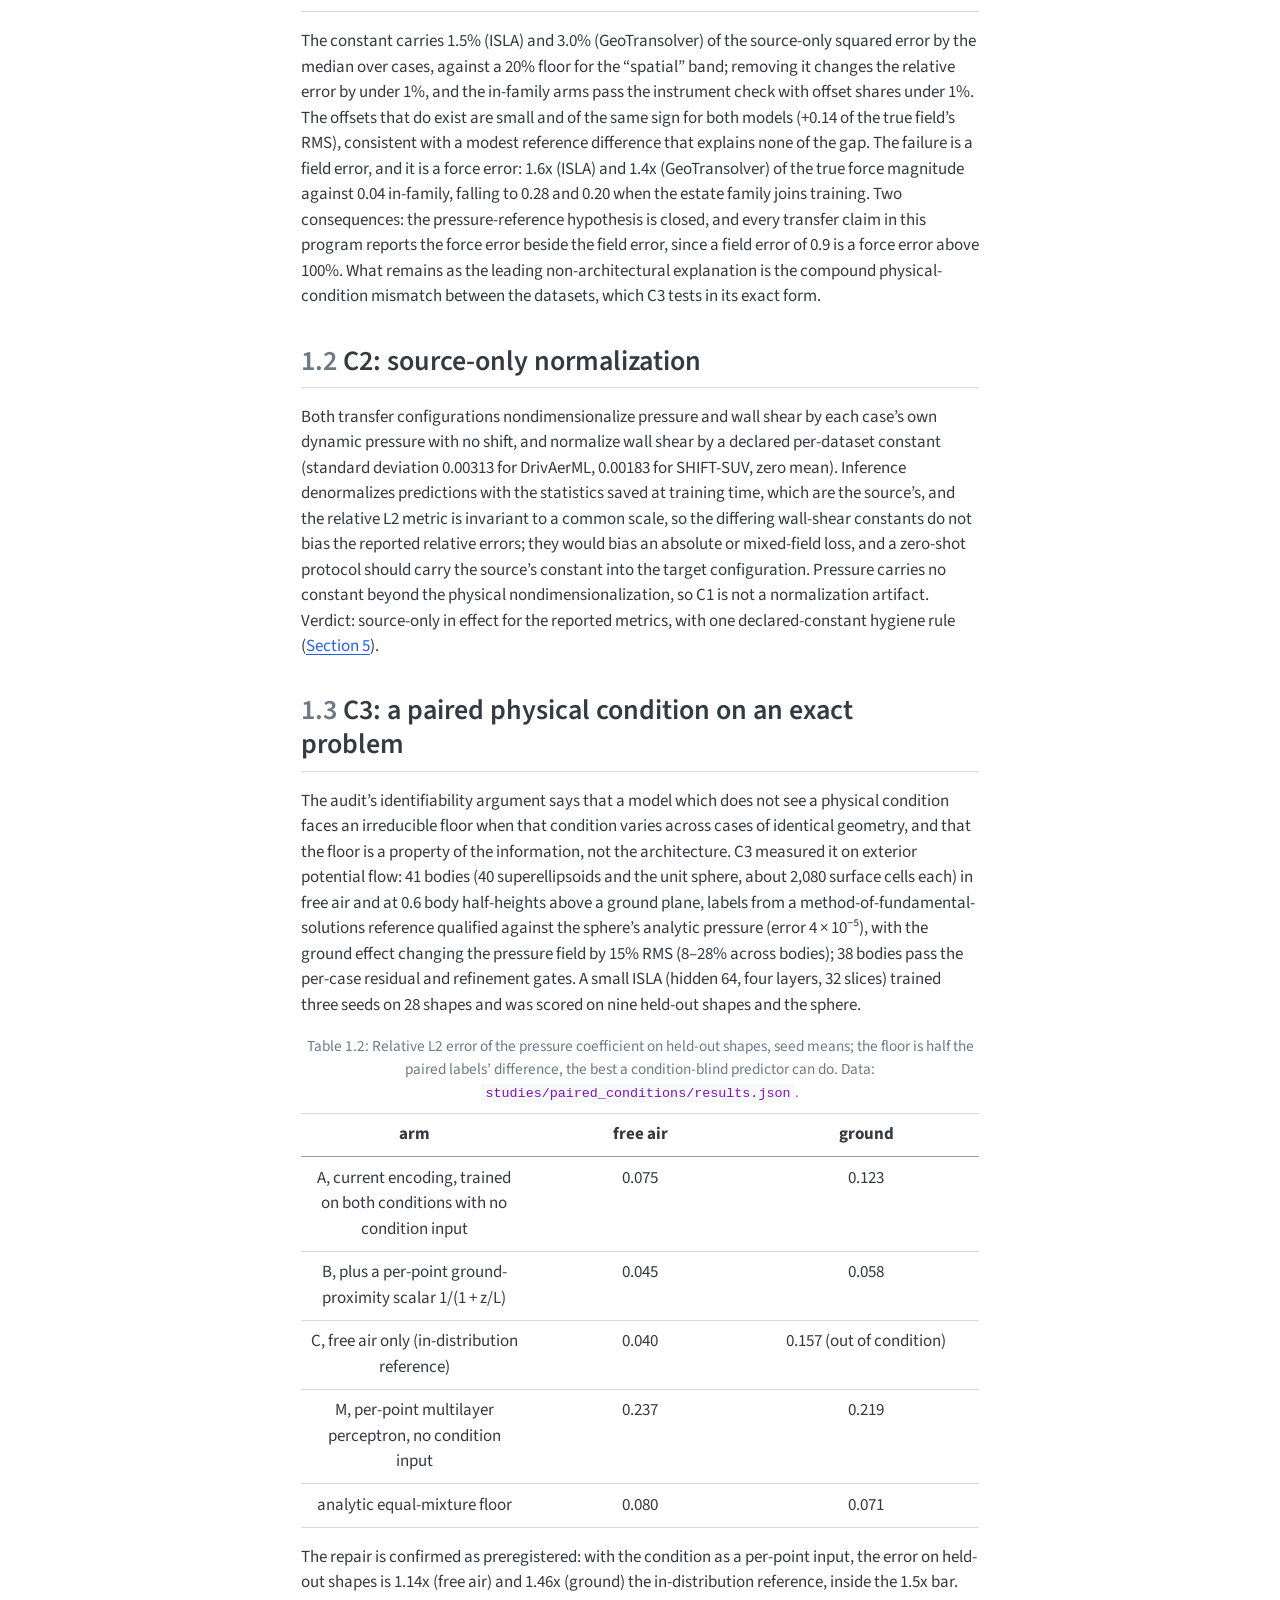
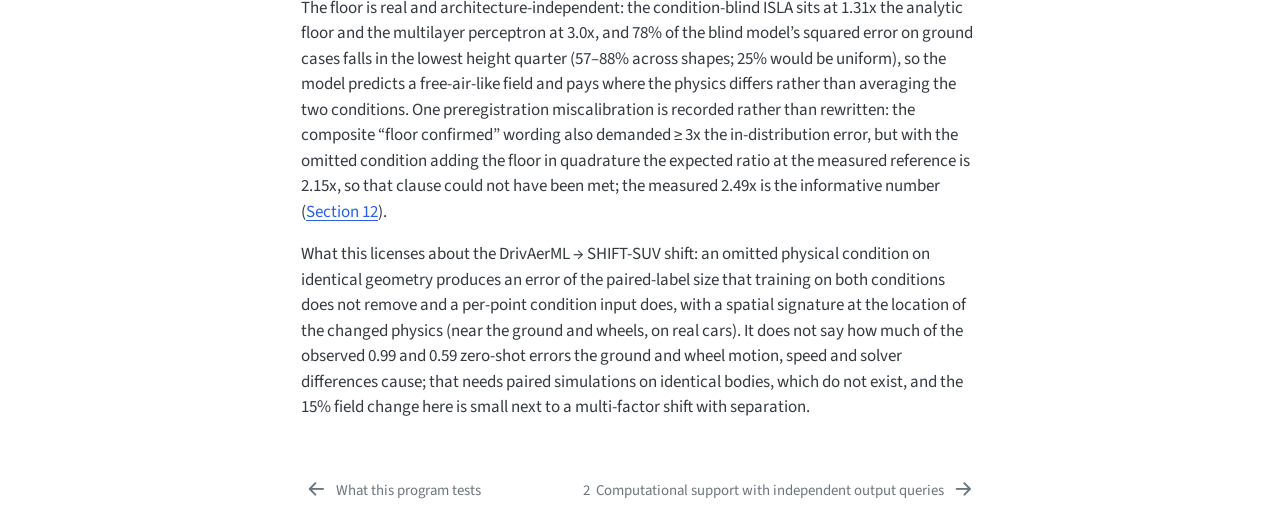
<file: examples/cfd/mesh_transformer/research/transfer_program/_book/01-controls.html>
<!DOCTYPE html>
<html xmlns="http://www.w3.org/1999/xhtml" lang="en" xml:lang="en"><head>

<meta charset="utf-8">
<meta name="generator" content="quarto-1.10.18">

<meta name="viewport" content="width=device-width, initial-scale=1.0, user-scalable=yes">


<title>1&nbsp; Controls before experiments – Transfer program: from the ISLA audit to testable mechanisms</title>
<style>
/* Default styles provided by pandoc.
** See https://pandoc.org/MANUAL.html#variables-for-html for config info.
*/
span.smallcaps{font-variant: small-caps;}
div.columns{display: flex; gap: 1.5em;}
div.column{flex: auto;}
@media screen {
div.columns{gap: min(4vw, 1.5em);}
div.column{overflow-x: auto;}
}
div.hanging-indent{margin-left: 1.5em; text-indent: -1.5em;}
ul.task-list{list-style: none;}
ul.task-list li input[type="checkbox"] {
  width: 0.8em;
  margin: 0 0.8em 0.2em -1em; /* quarto-specific, see https://github.com/quarto-dev/quarto-cli/issues/4556 */ 
  vertical-align: middle;
}
/* CSS for syntax highlighting */
html { -webkit-text-size-adjust: 100%; }
pre > code.sourceCode { white-space: pre; position: relative; }
pre > code.sourceCode > span { display: inline-block; line-height: 1.25; }
pre > code.sourceCode > span:empty { height: 1.2em; }
.sourceCode { overflow: visible; }
code.sourceCode > span { color: inherit; text-decoration: inherit; }
div.sourceCode { margin: 1em 0; }
pre.sourceCode { margin: 0; }
@media screen {
div.sourceCode { overflow: auto; }
}
@media print {
pre > code.sourceCode { white-space: pre-wrap; }
pre > code.sourceCode > span { text-indent: -5em; padding-left: 5em; }
}
pre.numberSource code
  { counter-reset: source-line 0; }
pre.numberSource code > span
  { position: relative; left: -4em; counter-increment: source-line; }
pre.numberSource code > span > a:first-child::before
  { content: counter(source-line);
    position: relative; left: -1em; text-align: right; vertical-align: baseline;
    border: none; display: inline-block;
    -webkit-touch-callout: none; -webkit-user-select: none;
    -khtml-user-select: none; -moz-user-select: none;
    -ms-user-select: none; user-select: none;
    padding: 0 4px; width: 4em;
  }
pre.numberSource { margin-left: 3em;  padding-left: 4px; }
div.sourceCode
  {   }
@media screen {
pre > code.sourceCode > span > a:first-child::before { text-decoration: underline; }
}
</style>


<script src="site_libs/quarto-nav/quarto-nav.js"></script>
<script src="site_libs/quarto-nav/headroom.min.js"></script>
<script src="site_libs/clipboard/clipboard.min.js"></script>
<script src="site_libs/quarto-search/autocomplete.umd.js"></script>
<script src="site_libs/quarto-search/fuse.min.js"></script>
<script src="site_libs/quarto-search/quarto-search.js"></script>
<meta name="quarto:offset" content="./">
<link href="./02-computational-support.html" rel="next">
<link href="./index.html" rel="prev">
<script src="site_libs/quarto-html/quarto.js" type="module"></script>
<script src="site_libs/quarto-html/tabsets/tabsets.js" type="module"></script>
<script src="site_libs/quarto-html/popper.min.js"></script>
<script src="site_libs/quarto-html/tippy.umd.min.js"></script>
<script src="site_libs/quarto-html/anchor.min.js"></script>
<link href="site_libs/quarto-html/tippy.css" rel="stylesheet">
<link href="site_libs/quarto-html/quarto-syntax-highlighting-64a204ab8560d761af7679ceaba22944.css" rel="stylesheet" id="quarto-text-highlighting-styles">
<script src="site_libs/bootstrap/bootstrap.min.js"></script>
<link href="site_libs/bootstrap/bootstrap-icons.css" rel="stylesheet">
<link href="site_libs/bootstrap/bootstrap-19df2ef9049729c9320cb14db6c731c5.min.css" rel="stylesheet" append-hash="true" id="quarto-bootstrap" data-mode="light">
<script id="quarto-search-options" type="application/json">{
  "location": "sidebar",
  "copy-button": false,
  "collapse-after": 3,
  "panel-placement": "start",
  "type": "textbox",
  "limit": 50,
  "keyboard-shortcut": [
    "f",
    "/",
    "s"
  ],
  "show-item-context": false,
  "language": {
    "search-no-results-text": "No results",
    "search-matching-documents-text": "matching documents",
    "search-copy-link-title": "Copy link to search",
    "search-hide-matches-text": "Hide additional matches",
    "search-more-match-text": "more match in this document",
    "search-more-matches-text": "more matches in this document",
    "search-clear-button-title": "Clear",
    "search-text-placeholder": "",
    "search-detached-cancel-button-title": "Cancel",
    "search-submit-button-title": "Submit",
    "search-label": "Search"
  }
}</script>


</head>

<body class="nav-sidebar floating quarto-light">

<div id="quarto-search-results"></div>
  <header id="quarto-header" class="headroom fixed-top">
  <nav class="quarto-secondary-nav">
    <div class="container-fluid d-flex">
      <button type="button" class="quarto-btn-toggle btn" data-bs-toggle="collapse" role="button" data-bs-target=".quarto-sidebar-collapse-item" aria-controls="quarto-sidebar" aria-expanded="false" aria-label="Toggle sidebar navigation" onclick="if (window.quartoToggleHeadroom) { window.quartoToggleHeadroom(); }">
        <i class="bi bi-layout-text-sidebar-reverse"></i>
      </button>
        <nav class="quarto-page-breadcrumbs" aria-label="breadcrumb"><ol class="breadcrumb"><li class="breadcrumb-item"><a href="./01-controls.html"><span class="chapter-number">1</span>&nbsp; <span class="chapter-title">Controls before experiments</span></a></li></ol></nav>
        <a class="flex-grow-1" role="navigation" data-bs-toggle="collapse" data-bs-target=".quarto-sidebar-collapse-item" aria-controls="quarto-sidebar" aria-expanded="false" aria-label="Toggle sidebar navigation" onclick="if (window.quartoToggleHeadroom) { window.quartoToggleHeadroom(); }">      
        </a>
      <button type="button" class="btn quarto-search-button" aria-label="Search" onclick="window.quartoOpenSearch();">
        <i class="bi bi-search"></i>
      </button>
    </div>
  </nav>
</header>
<!-- content -->
<div id="quarto-content" class="quarto-container page-columns page-rows-contents page-layout-article">
<!-- sidebar -->
  <nav id="quarto-sidebar" class="sidebar collapse collapse-horizontal quarto-sidebar-collapse-item sidebar-navigation floating overflow-auto">
    <div class="pt-lg-2 mt-2 text-left sidebar-header">
    <div class="sidebar-title mb-0 py-0">
      <a href="./">Transfer program: from the ISLA audit to testable mechanisms</a> 
    </div>
      </div>
        <div class="mt-2 flex-shrink-0 align-items-center">
        <div class="sidebar-search">
        <div id="quarto-search" class="" title="Search"></div>
        </div>
        </div>
    <div class="sidebar-menu-container"> 
    <ul class="list-unstyled mt-1">
        <li class="sidebar-item">
  <div class="sidebar-item-container"> 
  <a href="./index.html" class="sidebar-item-text sidebar-link">
 <span class="menu-text">What this program tests</span></a>
  </div>
</li>
        <li class="sidebar-item">
  <div class="sidebar-item-container"> 
  <a href="./01-controls.html" class="sidebar-item-text sidebar-link active">
 <span class="menu-text"><span class="chapter-number">1</span>&nbsp; <span class="chapter-title">Controls before experiments</span></span></a>
  </div>
</li>
        <li class="sidebar-item">
  <div class="sidebar-item-container"> 
  <a href="./02-computational-support.html" class="sidebar-item-text sidebar-link">
 <span class="menu-text"><span class="chapter-number">2</span>&nbsp; <span class="chapter-title">Computational support with independent output queries</span></span></a>
  </div>
</li>
        <li class="sidebar-item">
  <div class="sidebar-item-container"> 
  <a href="./03-boundary-response.html" class="sidebar-item-text sidebar-link">
 <span class="menu-text"><span class="chapter-number">3</span>&nbsp; <span class="chapter-title">Boundary response: rank and basis transfer</span></span></a>
  </div>
</li>
        <li class="sidebar-item">
  <div class="sidebar-item-container"> 
  <a href="./04-composition.html" class="sidebar-item-text sidebar-link">
 <span class="menu-text"><span class="chapter-number">4</span>&nbsp; <span class="chapter-title">Local-response composition</span></span></a>
  </div>
</li>
        <li class="sidebar-item">
  <div class="sidebar-item-container"> 
  <a href="./05-solver-spaces.html" class="sidebar-item-text sidebar-link">
 <span class="menu-text"><span class="chapter-number">5</span>&nbsp; <span class="chapter-title">Transferring a solver correction space</span></span></a>
  </div>
</li>
        <li class="sidebar-item">
  <div class="sidebar-item-container"> 
  <a href="./06-classical-solvers.html" class="sidebar-item-text sidebar-link">
 <span class="menu-text"><span class="chapter-number">6</span>&nbsp; <span class="chapter-title">What classical solvers do that surrogates do not</span></span></a>
  </div>
</li>
        <li class="sidebar-item">
  <div class="sidebar-item-container"> 
  <a href="./99-notebook.html" class="sidebar-item-text sidebar-link">
 <span class="menu-text">Lab notebook</span></a>
  </div>
</li>
    </ul>
    </div>
</nav>
<div id="quarto-sidebar-glass" class="quarto-sidebar-collapse-item" data-bs-toggle="collapse" data-bs-target=".quarto-sidebar-collapse-item"></div>
<!-- margin-sidebar -->
    <div id="quarto-margin-sidebar" class="sidebar margin-sidebar">
        <nav id="TOC" role="doc-toc" class="toc-active">
    <h2 id="toc-title">Table of contents</h2>
   
  <ul>
  <li><a href="#sec-controls-offset" id="toc-sec-controls-offset" class="nav-link active" data-scroll-target="#sec-controls-offset"><span class="header-section-number">1.1</span> C1: offset or spatial error</a></li>
  <li><a href="#sec-controls-normalization" id="toc-sec-controls-normalization" class="nav-link" data-scroll-target="#sec-controls-normalization"><span class="header-section-number">1.2</span> C2: source-only normalization</a></li>
  <li><a href="#sec-controls-paired" id="toc-sec-controls-paired" class="nav-link" data-scroll-target="#sec-controls-paired"><span class="header-section-number">1.3</span> C3: a paired physical condition on an exact problem</a></li>
  </ul>
</nav>
    </div>
<!-- main -->
<main class="content" id="quarto-document-content">

<header id="title-block-header" class="quarto-title-block default">
<div class="quarto-title">
<h1 class="title"><span id="sec-controls" class="quarto-section-identifier"><span class="chapter-number">1</span>&nbsp; <span class="chapter-title">Controls before experiments</span></span></h1>
</div>



<div class="quarto-title-meta">

    
  
    
  </div>
  


</header>


<p><strong>The DrivAerML → SHIFT-SUV zero-shot failure is a spatial field error, not a pressure-reference offset; the transfer configurations’ normalizations are source-only in effect for the reported metrics; and on an exactly specified paired-condition problem an omitted physical condition costs an architecture-independent floor that a per-point condition input repairs.</strong> These three controls were the audit’s prerequisites for any architectural experiment on transfer, because each names a way a transfer comparison can be wrong before it says anything about a model.</p>
<section id="sec-controls-offset" class="level2" data-number="1.1">
<h2 data-number="1.1" class="anchored" data-anchor-id="sec-controls-offset"><span class="header-section-number">1.1</span> C1: offset or spatial error</h2>
<p>A model that predicts a sensible field about the wrong constant has a relative L2 error near 1.0, which is where ISLA’s source-only fastback error sat (0.99 against GeoTransolver’s 0.59, three seeds each). DrivAerML and SHIFT-SUV are simulated with different ground and wheel conditions, freestream speeds and solvers, and pressure is nondimensionalized by each case’s dynamic pressure with no shift, so a reference difference between the datasets would appear as a per-case constant. The diagnostic decomposes each arm’s error, from the saved zero-shot predictions, into the area-weighted mean (the offset) and the centered remainder, and checks whether the offset cancels from the integrated pressure force, as it must on a closed surface with consistent normals (<a href="99-notebook.html#sec-nb-c1-prereg" class="quarto-xref"><span>Section 2</span></a> for the preregistered bars).</p>
<details class="code-fold">
<summary>Code</summary>
<div class="code-copy-outer-scaffold"><div class="sourceCode cell-code" id="cb1"><pre class="sourceCode python code-with-copy"><code class="sourceCode python"><span id="cb1-1"><a href="#cb1-1" aria-hidden="true" tabindex="-1"></a><span class="im">import</span> json</span>
<span id="cb1-2"><a href="#cb1-2" aria-hidden="true" tabindex="-1"></a><span class="im">from</span> pathlib <span class="im">import</span> Path</span>
<span id="cb1-3"><a href="#cb1-3" aria-hidden="true" tabindex="-1"></a>d <span class="op">=</span> json.loads(Path(<span class="st">"studies/controls/pressure_offset_2026-09-09.json"</span>).read_text())</span>
<span id="cb1-4"><a href="#cb1-4" aria-hidden="true" tabindex="-1"></a>names <span class="op">=</span> {<span class="st">"isla_source_only_fastback"</span>: <span class="st">"ISLA, DrivAerML only → fastback"</span>, <span class="st">"gt_source_only_fastback"</span>: <span class="st">"GeoTransolver, DrivAerML only → fastback"</span>,</span>
<span id="cb1-5"><a href="#cb1-5" aria-hidden="true" tabindex="-1"></a>         <span class="st">"isla_with_estate_fastback"</span>: <span class="st">"ISLA, DrivAerML + estate → fastback"</span>, <span class="st">"gt_with_estate_fastback"</span>: <span class="st">"GeoTransolver, DrivAerML + estate → fastback"</span>,</span>
<span id="cb1-6"><a href="#cb1-6" aria-hidden="true" tabindex="-1"></a>         <span class="st">"isla_infamily_drivaer"</span>: <span class="st">"ISLA, DrivAerML in-family"</span>, <span class="st">"gt_infamily_drivaer"</span>: <span class="st">"GeoTransolver, DrivAerML in-family"</span>}</span>
<span id="cb1-7"><a href="#cb1-7" aria-hidden="true" tabindex="-1"></a><span class="bu">print</span>(<span class="st">"| arm | seeds | relative L2, full error | relative L2, offset removed | offset share of squared error (median) | force relative error | force relative error, offset removed |"</span>)</span>
<span id="cb1-8"><a href="#cb1-8" aria-hidden="true" tabindex="-1"></a><span class="bu">print</span>(<span class="st">"|---|---|---|---|---|---|---|"</span>)</span>
<span id="cb1-9"><a href="#cb1-9" aria-hidden="true" tabindex="-1"></a><span class="cf">for</span> a, n <span class="kw">in</span> names.items():</span>
<span id="cb1-10"><a href="#cb1-10" aria-hidden="true" tabindex="-1"></a>    s <span class="op">=</span> d[<span class="st">"arms"</span>][a][<span class="st">"summary"</span>]</span>
<span id="cb1-11"><a href="#cb1-11" aria-hidden="true" tabindex="-1"></a>    <span class="bu">print</span>(<span class="ss">f"| </span><span class="sc">{</span>n<span class="sc">}</span><span class="ss"> | </span><span class="sc">{</span>d[<span class="st">'arms'</span>][a][<span class="st">'n_seeds'</span>]<span class="sc">}</span><span class="ss"> | </span><span class="sc">{</span>s[<span class="st">'rel_l2_uniform_vs_centered_true'</span>][<span class="st">'mean'</span>]<span class="sc">:.3f}</span><span class="ss"> | </span><span class="sc">{</span>s[<span class="st">'rel_l2_spatial_vs_centered_true'</span>][<span class="st">'mean'</span>]<span class="sc">:.3f}</span><span class="ss"> | </span><span class="sc">{</span><span class="dv">100</span><span class="op">*</span>s[<span class="st">'frac_sq_err_offset_area'</span>][<span class="st">'median'</span>]<span class="sc">:.1f}</span><span class="ss">% | </span><span class="sc">{</span>s[<span class="st">'force_rel_err'</span>][<span class="st">'mean'</span>]<span class="sc">:.2f}</span><span class="ss"> | </span><span class="sc">{</span>s[<span class="st">'force_rel_err_offset_removed'</span>][<span class="st">'mean'</span>]<span class="sc">:.2f}</span><span class="ss"> |"</span>)</span>
<span id="cb1-12"><a href="#cb1-12" aria-hidden="true" tabindex="-1"></a><span class="bu">print</span>()</span>
<span id="cb1-13"><a href="#cb1-13" aria-hidden="true" tabindex="-1"></a><span class="bu">print</span>(<span class="st">": Pressure-offset decomposition of the saved predictions (99 fastback cases; 48 DrivAerML validation cars; seed-mean predictions; relative errors on gauge pressure about the area-weighted case mean, so the scale differs from the program book's standardized metric while the ratios agree). Surface closedness |Σ a n|/Σ a is 0.024 on the fastback meshes and 0.022 on DrivAerML. GeoTransolver's source-only and in-family arms use seeds 45 and 46 (the historical seeds' predictions are no longer on disk). Data: studies/controls/pressure_offset_2026-09-09.json. {#tbl-c1}"</span>)</span></code></pre></div><button title="Copy to Clipboard" class="code-copy-button"><i class="bi"></i></button></div>
</details>
<div id="tbl-c1" class="quarto-float quarto-figure quarto-figure-center anchored">
<figure class="quarto-float quarto-float-tbl figure">
<figcaption class="quarto-float-caption-top quarto-float-caption quarto-float-tbl" id="tbl-c1-caption-0ceaefa1-69ba-4598-a22c-09a6ac19f8ca">
Table&nbsp;1.1: Pressure-offset decomposition of the saved predictions (99 fastback cases; 48 DrivAerML validation cars; seed-mean predictions; relative errors on gauge pressure about the area-weighted case mean, so the scale differs from the program book’s standardized metric while the ratios agree). Surface closedness |Σ a n|/Σ a is 0.024 on the fastback meshes and 0.022 on DrivAerML. GeoTransolver’s source-only and in-family arms use seeds 45 and 46 (the historical seeds’ predictions are no longer on disk). Data: studies/controls/pressure_offset_2026-09-09.json.
</figcaption>
<div aria-describedby="tbl-c1-caption-0ceaefa1-69ba-4598-a22c-09a6ac19f8ca">
<table class="caption-top table">
<colgroup>
<col style="width: 14%">
<col style="width: 14%">
<col style="width: 14%">
<col style="width: 14%">
<col style="width: 14%">
<col style="width: 14%">
<col style="width: 14%">
</colgroup>
<thead>
<tr class="header">
<th>arm</th>
<th>seeds</th>
<th>relative L2, full error</th>
<th>relative L2, offset removed</th>
<th>offset share of squared error (median)</th>
<th>force relative error</th>
<th>force relative error, offset removed</th>
</tr>
</thead>
<tbody>
<tr class="odd">
<td>ISLA, DrivAerML only → fastback</td>
<td>3</td>
<td>1.015</td>
<td>1.019</td>
<td>1.5%</td>
<td>1.63</td>
<td>1.64</td>
</tr>
<tr class="even">
<td>GeoTransolver, DrivAerML only → fastback</td>
<td>2</td>
<td>0.786</td>
<td>0.785</td>
<td>3.0%</td>
<td>1.39</td>
<td>1.39</td>
</tr>
<tr class="odd">
<td>ISLA, DrivAerML + estate → fastback</td>
<td>3</td>
<td>0.121</td>
<td>0.121</td>
<td>0.8%</td>
<td>0.28</td>
<td>0.28</td>
</tr>
<tr class="even">
<td>GeoTransolver, DrivAerML + estate → fastback</td>
<td>3</td>
<td>0.101</td>
<td>0.101</td>
<td>0.2%</td>
<td>0.20</td>
<td>0.20</td>
</tr>
<tr class="odd">
<td>ISLA, DrivAerML in-family</td>
<td>3</td>
<td>0.093</td>
<td>0.093</td>
<td>0.4%</td>
<td>0.04</td>
<td>0.04</td>
</tr>
<tr class="even">
<td>GeoTransolver, DrivAerML in-family</td>
<td>2</td>
<td>0.085</td>
<td>0.085</td>
<td>0.2%</td>
<td>0.04</td>
<td>0.04</td>
</tr>
</tbody>
</table>
</div>
</figure>
</div>
<p>The constant carries 1.5% (ISLA) and 3.0% (GeoTransolver) of the source-only squared error by the median over cases, against a 20% floor for the “spatial” band; removing it changes the relative error by under 1%, and the in-family arms pass the instrument check with offset shares under 1%. The offsets that do exist are small and of the same sign for both models (+0.14 of the true field’s RMS), consistent with a modest reference difference that explains none of the gap. The failure is a field error, and it is a force error: 1.6x (ISLA) and 1.4x (GeoTransolver) of the true force magnitude against 0.04 in-family, falling to 0.28 and 0.20 when the estate family joins training. Two consequences: the pressure-reference hypothesis is closed, and every transfer claim in this program reports the force error beside the field error, since a field error of 0.9 is a force error above 100%. What remains as the leading non-architectural explanation is the compound physical-condition mismatch between the datasets, which C3 tests in its exact form.</p>
</section>
<section id="sec-controls-normalization" class="level2" data-number="1.2">
<h2 data-number="1.2" class="anchored" data-anchor-id="sec-controls-normalization"><span class="header-section-number">1.2</span> C2: source-only normalization</h2>
<p>Both transfer configurations nondimensionalize pressure and wall shear by each case’s own dynamic pressure with no shift, and normalize wall shear by a declared per-dataset constant (standard deviation 0.00313 for DrivAerML, 0.00183 for SHIFT-SUV, zero mean). Inference denormalizes predictions with the statistics saved at training time, which are the source’s, and the relative L2 metric is invariant to a common scale, so the differing wall-shear constants do not bias the reported relative errors; they would bias an absolute or mixed-field loss, and a zero-shot protocol should carry the source’s constant into the target configuration. Pressure carries no constant beyond the physical nondimensionalization, so C1 is not a normalization artifact. Verdict: source-only in effect for the reported metrics, with one declared-constant hygiene rule (<a href="99-notebook.html#sec-nb-c2-verdict" class="quarto-xref"><span>Section 5</span></a>).</p>
</section>
<section id="sec-controls-paired" class="level2" data-number="1.3">
<h2 data-number="1.3" class="anchored" data-anchor-id="sec-controls-paired"><span class="header-section-number">1.3</span> C3: a paired physical condition on an exact problem</h2>
<p>The audit’s identifiability argument says that a model which does not see a physical condition faces an irreducible floor when that condition varies across cases of identical geometry, and that the floor is a property of the information, not the architecture. C3 measured it on exterior potential flow: 41 bodies (40 superellipsoids and the unit sphere, about 2,080 surface cells each) in free air and at 0.6 body half-heights above a ground plane, labels from a method-of-fundamental-solutions reference qualified against the sphere’s analytic pressure (error 4 × 10⁻⁵), with the ground effect changing the pressure field by 15% RMS (8–28% across bodies); 38 bodies pass the per-case residual and refinement gates. A small ISLA (hidden 64, four layers, 32 slices) trained three seeds on 28 shapes and was scored on nine held-out shapes and the sphere.</p>
<div id="tbl-c3" class="quarto-float quarto-figure quarto-figure-center anchored">
<figure class="quarto-float quarto-float-tbl figure">
<figcaption class="quarto-float-caption-top quarto-float-caption quarto-float-tbl" id="tbl-c3-caption-0ceaefa1-69ba-4598-a22c-09a6ac19f8ca">
Table&nbsp;1.2: Relative L2 error of the pressure coefficient on held-out shapes, seed means; the floor is half the paired labels’ difference, the best a condition-blind predictor can do. Data: <code>studies/paired_conditions/results.json</code>.
</figcaption>
<div aria-describedby="tbl-c3-caption-0ceaefa1-69ba-4598-a22c-09a6ac19f8ca">
<table class="caption-top table">
<colgroup>
<col style="width: 33%">
<col style="width: 33%">
<col style="width: 33%">
</colgroup>
<thead>
<tr class="header">
<th>arm</th>
<th>free air</th>
<th>ground</th>
</tr>
</thead>
<tbody>
<tr class="odd">
<td>A, current encoding, trained on both conditions with no condition input</td>
<td>0.075</td>
<td>0.123</td>
</tr>
<tr class="even">
<td>B, plus a per-point ground-proximity scalar 1/(1 + z/L)</td>
<td>0.045</td>
<td>0.058</td>
</tr>
<tr class="odd">
<td>C, free air only (in-distribution reference)</td>
<td>0.040</td>
<td>0.157 (out of condition)</td>
</tr>
<tr class="even">
<td>M, per-point multilayer perceptron, no condition input</td>
<td>0.237</td>
<td>0.219</td>
</tr>
<tr class="odd">
<td>analytic equal-mixture floor</td>
<td>0.080</td>
<td>0.071</td>
</tr>
</tbody>
</table>
</div>
</figure>
</div>
<p>The repair is confirmed as preregistered: with the condition as a per-point input, the error on held-out shapes is 1.14x (free air) and 1.46x (ground) the in-distribution reference, inside the 1.5x bar. The floor is real and architecture-independent: the condition-blind ISLA sits at 1.31x the analytic floor and the multilayer perceptron at 3.0x, and 78% of the blind model’s squared error on ground cases falls in the lowest height quarter (57–88% across shapes; 25% would be uniform), so the model predicts a free-air-like field and pays where the physics differs rather than averaging the two conditions. One preregistration miscalibration is recorded rather than rewritten: the composite “floor confirmed” wording also demanded ≥ 3x the in-distribution error, but with the omitted condition adding the floor in quadrature the expected ratio at the measured reference is 2.15x, so that clause could not have been met; the measured 2.49x is the informative number (<a href="99-notebook.html#sec-nb-c3-verdict" class="quarto-xref"><span>Section 12</span></a>).</p>
<p>What this licenses about the DrivAerML → SHIFT-SUV shift: an omitted physical condition on identical geometry produces an error of the paired-label size that training on both conditions does not remove and a per-point condition input does, with a spatial signature at the location of the changed physics (near the ground and wheels, on real cars). It does not say how much of the observed 0.99 and 0.59 zero-shot errors the ground and wheel motion, speed and solver differences cause; that needs paired simulations on identical bodies, which do not exist, and the 15% field change here is small next to a multi-factor shift with separation.</p>


</section>

</main> <!-- /main -->
<script id="quarto-html-after-body" type="application/javascript">
  window.document.addEventListener("DOMContentLoaded", function (event) {
    const icon = "";
    const anchorJS = new window.AnchorJS();
    anchorJS.options = {
      placement: 'right',
      icon: icon
    };
    anchorJS.add('.anchored');
    const isCodeAnnotation = (el) => {
      for (const clz of el.classList) {
        if (clz.startsWith('code-annotation-')) {                     
          return true;
        }
      }
      return false;
    }
    const onCopySuccess = function(e) {
      // button target
      const button = e.trigger;
      // don't keep focus
      button.blur();
      // flash "checked"
      button.classList.add('code-copy-button-checked');
      var currentTitle = button.getAttribute("title");
      button.setAttribute("title", "Copied!");
      let tooltip;
      if (window.bootstrap) {
        button.setAttribute("data-bs-toggle", "tooltip");
        button.setAttribute("data-bs-placement", "left");
        button.setAttribute("data-bs-title", "Copied!");
        tooltip = new bootstrap.Tooltip(button, 
          { trigger: "manual", 
            customClass: "code-copy-button-tooltip",
            offset: [0, -8]});
        tooltip.show();    
      }
      setTimeout(function() {
        if (tooltip) {
          tooltip.hide();
          button.removeAttribute("data-bs-title");
          button.removeAttribute("data-bs-toggle");
          button.removeAttribute("data-bs-placement");
        }
        button.setAttribute("title", currentTitle);
        button.classList.remove('code-copy-button-checked');
      }, 1000);
      // clear code selection
      e.clearSelection();
    }
    const getTextToCopy = function(trigger) {
      const outerScaffold = trigger.parentElement.cloneNode(true);
      const codeEl = outerScaffold.querySelector('code');
      for (const childEl of codeEl.children) {
        if (isCodeAnnotation(childEl)) {
          childEl.remove();
        }
      }
      return codeEl.innerText;
    }
    const clipboard = new window.ClipboardJS('.code-copy-button:not([data-in-quarto-modal])', {
      text: getTextToCopy
    });
    clipboard.on('success', onCopySuccess);
    if (window.document.getElementById('quarto-embedded-source-code-modal')) {
      const clipboardModal = new window.ClipboardJS('.code-copy-button[data-in-quarto-modal]', {
        text: getTextToCopy,
        container: window.document.getElementById('quarto-embedded-source-code-modal')
      });
      clipboardModal.on('success', onCopySuccess);
    }
      var localhostRegex = new RegExp(/^(?:http|https):\/\/localhost\:?[0-9]*\//);
      var mailtoRegex = new RegExp(/^mailto:/);
        var filterRegex = new RegExp('/' + window.location.host + '/');
      var isInternal = (href) => {
          return filterRegex.test(href) || localhostRegex.test(href) || mailtoRegex.test(href);
      }
      // Inspect non-navigation links and adorn them if external
     var links = window.document.querySelectorAll('a[href]:not(.nav-link):not(.navbar-brand):not(.toc-action):not(.sidebar-link):not(.sidebar-item-toggle):not(.pagination-link):not(.no-external):not([aria-hidden]):not(.dropdown-item):not(.quarto-navigation-tool):not(.about-link)');
      for (var i=0; i<links.length; i++) {
        const link = links[i];
        if (!isInternal(link.href)) {
          // undo the damage that might have been done by quarto-nav.js in the case of
          // links that we want to consider external
          if (link.dataset.originalHref !== undefined) {
            link.href = link.dataset.originalHref;
          }
        }
      }
    function tippyHover(el, contentFn, onTriggerFn, onUntriggerFn) {
      const config = {
        allowHTML: true,
        maxWidth: 500,
        delay: 100,
        arrow: false,
        appendTo: function(el) {
            return el.parentElement;
        },
        interactive: true,
        interactiveBorder: 10,
        theme: 'quarto',
        placement: 'bottom-start',
      };
      if (contentFn) {
        config.content = contentFn;
      }
      if (onTriggerFn) {
        config.onTrigger = onTriggerFn;
      }
      if (onUntriggerFn) {
        config.onUntrigger = onUntriggerFn;
      }
      window.tippy(el, config); 
    }
    const noterefs = window.document.querySelectorAll('a[role="doc-noteref"]');
    for (var i=0; i<noterefs.length; i++) {
      const ref = noterefs[i];
      tippyHover(ref, function() {
        // use id or data attribute instead here
        let href = ref.getAttribute('data-footnote-href') || ref.getAttribute('href');
        try { href = new URL(href).hash; } catch {}
        const id = href.replace(/^#\/?/, "");
        const note = window.document.getElementById(id);
        if (note) {
          return note.innerHTML;
        } else {
          return "";
        }
      });
    }
    const xrefs = window.document.querySelectorAll('a.quarto-xref');
    const processXRef = (id, note) => {
      // Strip column container classes
      const stripColumnClz = (el) => {
        el.classList.remove("page-full", "page-columns");
        if (el.children) {
          for (const child of el.children) {
            stripColumnClz(child);
          }
        }
      }
      stripColumnClz(note)
      if (id === null || id.startsWith('sec-')) {
        // Special case sections, only their first couple elements
        const container = document.createElement("div");
        if (note.children && note.children.length > 2) {
          container.appendChild(note.children[0].cloneNode(true));
          for (let i = 1; i < note.children.length; i++) {
            const child = note.children[i];
            if (child.tagName === "P" && child.innerText === "") {
              continue;
            } else {
              container.appendChild(child.cloneNode(true));
              break;
            }
          }
          if (window.Quarto?.typesetMath) {
            window.Quarto.typesetMath(container);
          }
          return container.innerHTML
        } else {
          if (window.Quarto?.typesetMath) {
            window.Quarto.typesetMath(note);
          }
          return note.innerHTML;
        }
      } else {
        // Remove any anchor links if they are present
        const anchorLink = note.querySelector('a.anchorjs-link');
        if (anchorLink) {
          anchorLink.remove();
        }
        if (window.Quarto?.typesetMath) {
          window.Quarto.typesetMath(note);
        }
        if (note.classList.contains("callout")) {
          return note.outerHTML;
        } else {
          return note.innerHTML;
        }
      }
    }
    for (var i=0; i<xrefs.length; i++) {
      const xref = xrefs[i];
      tippyHover(xref, undefined, function(instance) {
        instance.disable();
        let url = xref.getAttribute('href');
        let hash = undefined; 
        if (url.startsWith('#')) {
          hash = url;
        } else {
          try { hash = new URL(url).hash; } catch {}
        }
        if (hash) {
          const id = hash.replace(/^#\/?/, "");
          const note = window.document.getElementById(id);
          if (note !== null) {
            try {
              const html = processXRef(id, note.cloneNode(true));
              instance.setContent(html);
            } finally {
              instance.enable();
              instance.show();
            }
          } else {
            // See if we can fetch this
            fetch(url.split('#')[0])
            .then(res => res.text())
            .then(html => {
              const parser = new DOMParser();
              const htmlDoc = parser.parseFromString(html, "text/html");
              const note = htmlDoc.getElementById(id);
              if (note !== null) {
                const html = processXRef(id, note);
                instance.setContent(html);
              } 
            }).finally(() => {
              instance.enable();
              instance.show();
            });
          }
        } else {
          // See if we can fetch a full url (with no hash to target)
          // This is a special case and we should probably do some content thinning / targeting
          fetch(url)
          .then(res => res.text())
          .then(html => {
            const parser = new DOMParser();
            const htmlDoc = parser.parseFromString(html, "text/html");
            const note = htmlDoc.querySelector('main.content');
            if (note !== null) {
              // This should only happen for chapter cross references
              // (since there is no id in the URL)
              // remove the first header
              if (note.children.length > 0 && note.children[0].tagName === "HEADER") {
                note.children[0].remove();
              }
              const html = processXRef(null, note);
              instance.setContent(html);
            } 
          }).finally(() => {
            instance.enable();
            instance.show();
          });
        }
      }, function(instance) {
      });
    }
        let selectedAnnoteEl;
        const selectorForAnnotation = ( cell, annotation) => {
          let cellAttr = 'data-code-cell="' + cell + '"';
          let lineAttr = 'data-code-annotation="' +  annotation + '"';
          const selector = 'span[' + cellAttr + '][' + lineAttr + ']';
          return selector;
        }
        const selectCodeLines = (annoteEl) => {
          const doc = window.document;
          const targetCell = annoteEl.getAttribute("data-target-cell");
          const targetAnnotation = annoteEl.getAttribute("data-target-annotation");
          const annoteSpan = window.document.querySelector(selectorForAnnotation(targetCell, targetAnnotation));
          const lines = annoteSpan.getAttribute("data-code-lines").split(",");
          const lineIds = lines.map((line) => {
            return targetCell + "-" + line;
          })
          let top = null;
          let height = null;
          let parent = null;
          if (lineIds.length > 0) {
              //compute the position of the single el (top and bottom and make a div)
              const el = window.document.getElementById(lineIds[0]);
              top = el.offsetTop;
              height = el.offsetHeight;
              parent = el.parentElement.parentElement;
            if (lineIds.length > 1) {
              const lastEl = window.document.getElementById(lineIds[lineIds.length - 1]);
              const bottom = lastEl.offsetTop + lastEl.offsetHeight;
              height = bottom - top;
            }
            if (top !== null && height !== null && parent !== null) {
              // cook up a div (if necessary) and position it 
              let div = window.document.getElementById("code-annotation-line-highlight");
              if (div === null) {
                div = window.document.createElement("div");
                div.setAttribute("id", "code-annotation-line-highlight");
                div.style.position = 'absolute';
                parent.appendChild(div);
              }
              div.style.top = top - 2 + "px";
              div.style.height = height + 4 + "px";
              div.style.left = 0;
              let gutterDiv = window.document.getElementById("code-annotation-line-highlight-gutter");
              if (gutterDiv === null) {
                gutterDiv = window.document.createElement("div");
                gutterDiv.setAttribute("id", "code-annotation-line-highlight-gutter");
                gutterDiv.style.position = 'absolute';
                const codeCell = window.document.getElementById(targetCell);
                const gutter = codeCell.querySelector('.code-annotation-gutter');
                gutter.appendChild(gutterDiv);
              }
              gutterDiv.style.top = top - 2 + "px";
              gutterDiv.style.height = height + 4 + "px";
            }
            selectedAnnoteEl = annoteEl;
          }
        };
        const unselectCodeLines = () => {
          const elementsIds = ["code-annotation-line-highlight", "code-annotation-line-highlight-gutter"];
          elementsIds.forEach((elId) => {
            const div = window.document.getElementById(elId);
            if (div) {
              div.remove();
            }
          });
          selectedAnnoteEl = undefined;
        };
          // Handle positioning of the toggle
      window.addEventListener(
        "resize",
        throttle(() => {
          elRect = undefined;
          if (selectedAnnoteEl) {
            selectCodeLines(selectedAnnoteEl);
          }
        }, 10)
      );
      function throttle(fn, ms) {
      let throttle = false;
      let timer;
        return (...args) => {
          if(!throttle) { // first call gets through
              fn.apply(this, args);
              throttle = true;
          } else { // all the others get throttled
              if(timer) clearTimeout(timer); // cancel #2
              timer = setTimeout(() => {
                fn.apply(this, args);
                timer = throttle = false;
              }, ms);
          }
        };
      }
        // Attach click handler to the DT
        const annoteDls = window.document.querySelectorAll('dt[data-target-cell]');
        for (const annoteDlNode of annoteDls) {
          annoteDlNode.addEventListener('click', (event) => {
            const clickedEl = event.target;
            if (clickedEl !== selectedAnnoteEl) {
              unselectCodeLines();
              const activeEl = window.document.querySelector('dt[data-target-cell].code-annotation-active');
              if (activeEl) {
                activeEl.classList.remove('code-annotation-active');
              }
              selectCodeLines(clickedEl);
              clickedEl.classList.add('code-annotation-active');
            } else {
              // Unselect the line
              unselectCodeLines();
              clickedEl.classList.remove('code-annotation-active');
            }
          });
        }
    const findCites = (el) => {
      const parentEl = el.parentElement;
      if (parentEl) {
        const cites = parentEl.dataset.cites;
        if (cites) {
          return {
            el,
            cites: cites.split(' ')
          };
        } else {
          return findCites(el.parentElement)
        }
      } else {
        return undefined;
      }
    };
    var bibliorefs = window.document.querySelectorAll('a[role="doc-biblioref"]');
    for (var i=0; i<bibliorefs.length; i++) {
      const ref = bibliorefs[i];
      const citeInfo = findCites(ref);
      if (citeInfo) {
        tippyHover(citeInfo.el, function() {
          var popup = window.document.createElement('div');
          citeInfo.cites.forEach(function(cite) {
            var citeDiv = window.document.createElement('div');
            citeDiv.classList.add('hanging-indent');
            citeDiv.classList.add('csl-entry');
            var biblioDiv = window.document.getElementById('ref-' + cite);
            if (biblioDiv) {
              citeDiv.innerHTML = biblioDiv.innerHTML;
            }
            popup.appendChild(citeDiv);
          });
          return popup.innerHTML;
        });
      }
    }
  });
  </script>
<nav class="page-navigation">
  <div class="nav-page nav-page-previous">
      <a href="./index.html" class="pagination-link" aria-label="What this program tests">
        <i class="bi bi-arrow-left-short"></i> <span class="nav-page-text">What this program tests</span>
      </a>          
  </div>
  <div class="nav-page nav-page-next">
      <a href="./02-computational-support.html" class="pagination-link" aria-label="Computational support with independent output queries">
        <span class="nav-page-text"><span class="chapter-number">2</span>&nbsp; <span class="chapter-title">Computational support with independent output queries</span></span> <i class="bi bi-arrow-right-short"></i>
      </a>
  </div>
</nav>
</div> <!-- /content -->




</body></html>
</file>
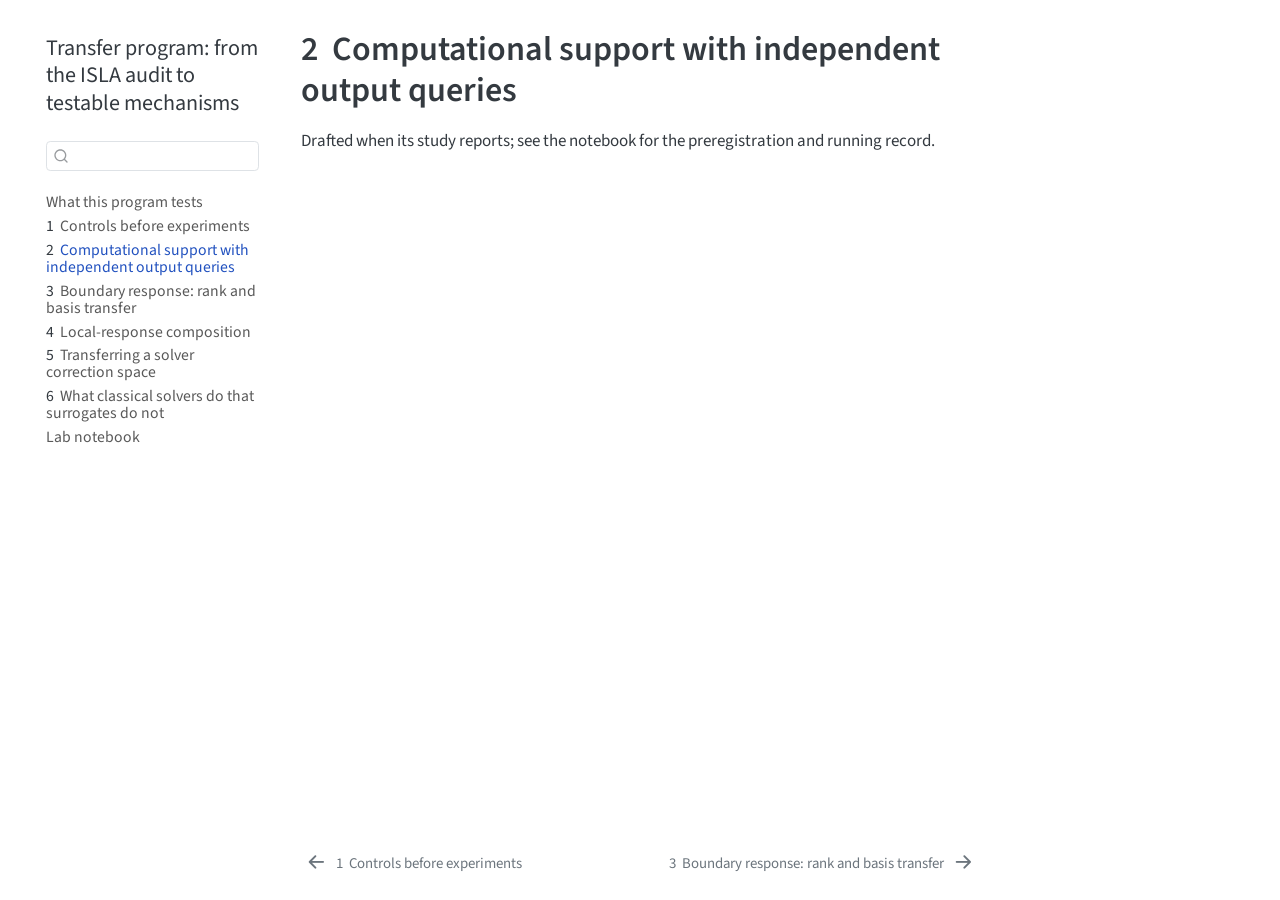
<file: examples/cfd/mesh_transformer/research/transfer_program/_book/02-computational-support.html>
<!DOCTYPE html>
<html xmlns="http://www.w3.org/1999/xhtml" lang="en" xml:lang="en"><head>

<meta charset="utf-8">
<meta name="generator" content="quarto-1.10.18">

<meta name="viewport" content="width=device-width, initial-scale=1.0, user-scalable=yes">


<title>2&nbsp; Computational support with independent output queries – Transfer program: from the ISLA audit to testable mechanisms</title>
<style>
/* Default styles provided by pandoc.
** See https://pandoc.org/MANUAL.html#variables-for-html for config info.
*/
span.smallcaps{font-variant: small-caps;}
div.columns{display: flex; gap: 1.5em;}
div.column{flex: auto;}
@media screen {
div.columns{gap: min(4vw, 1.5em);}
div.column{overflow-x: auto;}
}
div.hanging-indent{margin-left: 1.5em; text-indent: -1.5em;}
ul.task-list{list-style: none;}
ul.task-list li input[type="checkbox"] {
  width: 0.8em;
  margin: 0 0.8em 0.2em -1em; /* quarto-specific, see https://github.com/quarto-dev/quarto-cli/issues/4556 */ 
  vertical-align: middle;
}
</style>


<script src="site_libs/quarto-nav/quarto-nav.js"></script>
<script src="site_libs/quarto-nav/headroom.min.js"></script>
<script src="site_libs/clipboard/clipboard.min.js"></script>
<script src="site_libs/quarto-search/autocomplete.umd.js"></script>
<script src="site_libs/quarto-search/fuse.min.js"></script>
<script src="site_libs/quarto-search/quarto-search.js"></script>
<meta name="quarto:offset" content="./">
<link href="./03-boundary-response.html" rel="next">
<link href="./01-controls.html" rel="prev">
<script src="site_libs/quarto-html/quarto.js" type="module"></script>
<script src="site_libs/quarto-html/tabsets/tabsets.js" type="module"></script>
<script src="site_libs/quarto-html/popper.min.js"></script>
<script src="site_libs/quarto-html/tippy.umd.min.js"></script>
<script src="site_libs/quarto-html/anchor.min.js"></script>
<link href="site_libs/quarto-html/tippy.css" rel="stylesheet">
<link href="site_libs/quarto-html/quarto-syntax-highlighting-64a204ab8560d761af7679ceaba22944.css" rel="stylesheet" id="quarto-text-highlighting-styles">
<script src="site_libs/bootstrap/bootstrap.min.js"></script>
<link href="site_libs/bootstrap/bootstrap-icons.css" rel="stylesheet">
<link href="site_libs/bootstrap/bootstrap-19df2ef9049729c9320cb14db6c731c5.min.css" rel="stylesheet" append-hash="true" id="quarto-bootstrap" data-mode="light">
<script id="quarto-search-options" type="application/json">{
  "location": "sidebar",
  "copy-button": false,
  "collapse-after": 3,
  "panel-placement": "start",
  "type": "textbox",
  "limit": 50,
  "keyboard-shortcut": [
    "f",
    "/",
    "s"
  ],
  "show-item-context": false,
  "language": {
    "search-no-results-text": "No results",
    "search-matching-documents-text": "matching documents",
    "search-copy-link-title": "Copy link to search",
    "search-hide-matches-text": "Hide additional matches",
    "search-more-match-text": "more match in this document",
    "search-more-matches-text": "more matches in this document",
    "search-clear-button-title": "Clear",
    "search-text-placeholder": "",
    "search-detached-cancel-button-title": "Cancel",
    "search-submit-button-title": "Submit",
    "search-label": "Search"
  }
}</script>


</head>

<body class="nav-sidebar floating quarto-light">

<div id="quarto-search-results"></div>
  <header id="quarto-header" class="headroom fixed-top">
  <nav class="quarto-secondary-nav">
    <div class="container-fluid d-flex">
      <button type="button" class="quarto-btn-toggle btn" data-bs-toggle="collapse" role="button" data-bs-target=".quarto-sidebar-collapse-item" aria-controls="quarto-sidebar" aria-expanded="false" aria-label="Toggle sidebar navigation" onclick="if (window.quartoToggleHeadroom) { window.quartoToggleHeadroom(); }">
        <i class="bi bi-layout-text-sidebar-reverse"></i>
      </button>
        <nav class="quarto-page-breadcrumbs" aria-label="breadcrumb"><ol class="breadcrumb"><li class="breadcrumb-item"><a href="./02-computational-support.html"><span class="chapter-number">2</span>&nbsp; <span class="chapter-title">Computational support with independent output queries</span></a></li></ol></nav>
        <a class="flex-grow-1" role="navigation" data-bs-toggle="collapse" data-bs-target=".quarto-sidebar-collapse-item" aria-controls="quarto-sidebar" aria-expanded="false" aria-label="Toggle sidebar navigation" onclick="if (window.quartoToggleHeadroom) { window.quartoToggleHeadroom(); }">      
        </a>
      <button type="button" class="btn quarto-search-button" aria-label="Search" onclick="window.quartoOpenSearch();">
        <i class="bi bi-search"></i>
      </button>
    </div>
  </nav>
</header>
<!-- content -->
<div id="quarto-content" class="quarto-container page-columns page-rows-contents page-layout-article">
<!-- sidebar -->
  <nav id="quarto-sidebar" class="sidebar collapse collapse-horizontal quarto-sidebar-collapse-item sidebar-navigation floating overflow-auto">
    <div class="pt-lg-2 mt-2 text-left sidebar-header">
    <div class="sidebar-title mb-0 py-0">
      <a href="./">Transfer program: from the ISLA audit to testable mechanisms</a> 
    </div>
      </div>
        <div class="mt-2 flex-shrink-0 align-items-center">
        <div class="sidebar-search">
        <div id="quarto-search" class="" title="Search"></div>
        </div>
        </div>
    <div class="sidebar-menu-container"> 
    <ul class="list-unstyled mt-1">
        <li class="sidebar-item">
  <div class="sidebar-item-container"> 
  <a href="./index.html" class="sidebar-item-text sidebar-link">
 <span class="menu-text">What this program tests</span></a>
  </div>
</li>
        <li class="sidebar-item">
  <div class="sidebar-item-container"> 
  <a href="./01-controls.html" class="sidebar-item-text sidebar-link">
 <span class="menu-text"><span class="chapter-number">1</span>&nbsp; <span class="chapter-title">Controls before experiments</span></span></a>
  </div>
</li>
        <li class="sidebar-item">
  <div class="sidebar-item-container"> 
  <a href="./02-computational-support.html" class="sidebar-item-text sidebar-link active">
 <span class="menu-text"><span class="chapter-number">2</span>&nbsp; <span class="chapter-title">Computational support with independent output queries</span></span></a>
  </div>
</li>
        <li class="sidebar-item">
  <div class="sidebar-item-container"> 
  <a href="./03-boundary-response.html" class="sidebar-item-text sidebar-link">
 <span class="menu-text"><span class="chapter-number">3</span>&nbsp; <span class="chapter-title">Boundary response: rank and basis transfer</span></span></a>
  </div>
</li>
        <li class="sidebar-item">
  <div class="sidebar-item-container"> 
  <a href="./04-composition.html" class="sidebar-item-text sidebar-link">
 <span class="menu-text"><span class="chapter-number">4</span>&nbsp; <span class="chapter-title">Local-response composition</span></span></a>
  </div>
</li>
        <li class="sidebar-item">
  <div class="sidebar-item-container"> 
  <a href="./05-solver-spaces.html" class="sidebar-item-text sidebar-link">
 <span class="menu-text"><span class="chapter-number">5</span>&nbsp; <span class="chapter-title">Transferring a solver correction space</span></span></a>
  </div>
</li>
        <li class="sidebar-item">
  <div class="sidebar-item-container"> 
  <a href="./06-classical-solvers.html" class="sidebar-item-text sidebar-link">
 <span class="menu-text"><span class="chapter-number">6</span>&nbsp; <span class="chapter-title">What classical solvers do that surrogates do not</span></span></a>
  </div>
</li>
        <li class="sidebar-item">
  <div class="sidebar-item-container"> 
  <a href="./99-notebook.html" class="sidebar-item-text sidebar-link">
 <span class="menu-text">Lab notebook</span></a>
  </div>
</li>
    </ul>
    </div>
</nav>
<div id="quarto-sidebar-glass" class="quarto-sidebar-collapse-item" data-bs-toggle="collapse" data-bs-target=".quarto-sidebar-collapse-item"></div>
<!-- margin-sidebar -->
    <div id="quarto-margin-sidebar" class="sidebar margin-sidebar zindex-bottom">
        
    </div>
<!-- main -->
<main class="content" id="quarto-document-content">

<header id="title-block-header" class="quarto-title-block default">
<div class="quarto-title">
<h1 class="title"><span id="sec-computational-support" class="quarto-section-identifier"><span class="chapter-number">2</span>&nbsp; <span class="chapter-title">Computational support with independent output queries</span></span></h1>
</div>



<div class="quarto-title-meta">

    
  
    
  </div>
  


</header>


<p>Drafted when its study reports; see the notebook for the preregistration and running record.</p>



</main> <!-- /main -->
<script id="quarto-html-after-body" type="application/javascript">
  window.document.addEventListener("DOMContentLoaded", function (event) {
    const icon = "";
    const anchorJS = new window.AnchorJS();
    anchorJS.options = {
      placement: 'right',
      icon: icon
    };
    anchorJS.add('.anchored');
    const isCodeAnnotation = (el) => {
      for (const clz of el.classList) {
        if (clz.startsWith('code-annotation-')) {                     
          return true;
        }
      }
      return false;
    }
    const onCopySuccess = function(e) {
      // button target
      const button = e.trigger;
      // don't keep focus
      button.blur();
      // flash "checked"
      button.classList.add('code-copy-button-checked');
      var currentTitle = button.getAttribute("title");
      button.setAttribute("title", "Copied!");
      let tooltip;
      if (window.bootstrap) {
        button.setAttribute("data-bs-toggle", "tooltip");
        button.setAttribute("data-bs-placement", "left");
        button.setAttribute("data-bs-title", "Copied!");
        tooltip = new bootstrap.Tooltip(button, 
          { trigger: "manual", 
            customClass: "code-copy-button-tooltip",
            offset: [0, -8]});
        tooltip.show();    
      }
      setTimeout(function() {
        if (tooltip) {
          tooltip.hide();
          button.removeAttribute("data-bs-title");
          button.removeAttribute("data-bs-toggle");
          button.removeAttribute("data-bs-placement");
        }
        button.setAttribute("title", currentTitle);
        button.classList.remove('code-copy-button-checked');
      }, 1000);
      // clear code selection
      e.clearSelection();
    }
    const getTextToCopy = function(trigger) {
      const outerScaffold = trigger.parentElement.cloneNode(true);
      const codeEl = outerScaffold.querySelector('code');
      for (const childEl of codeEl.children) {
        if (isCodeAnnotation(childEl)) {
          childEl.remove();
        }
      }
      return codeEl.innerText;
    }
    const clipboard = new window.ClipboardJS('.code-copy-button:not([data-in-quarto-modal])', {
      text: getTextToCopy
    });
    clipboard.on('success', onCopySuccess);
    if (window.document.getElementById('quarto-embedded-source-code-modal')) {
      const clipboardModal = new window.ClipboardJS('.code-copy-button[data-in-quarto-modal]', {
        text: getTextToCopy,
        container: window.document.getElementById('quarto-embedded-source-code-modal')
      });
      clipboardModal.on('success', onCopySuccess);
    }
      var localhostRegex = new RegExp(/^(?:http|https):\/\/localhost\:?[0-9]*\//);
      var mailtoRegex = new RegExp(/^mailto:/);
        var filterRegex = new RegExp('/' + window.location.host + '/');
      var isInternal = (href) => {
          return filterRegex.test(href) || localhostRegex.test(href) || mailtoRegex.test(href);
      }
      // Inspect non-navigation links and adorn them if external
     var links = window.document.querySelectorAll('a[href]:not(.nav-link):not(.navbar-brand):not(.toc-action):not(.sidebar-link):not(.sidebar-item-toggle):not(.pagination-link):not(.no-external):not([aria-hidden]):not(.dropdown-item):not(.quarto-navigation-tool):not(.about-link)');
      for (var i=0; i<links.length; i++) {
        const link = links[i];
        if (!isInternal(link.href)) {
          // undo the damage that might have been done by quarto-nav.js in the case of
          // links that we want to consider external
          if (link.dataset.originalHref !== undefined) {
            link.href = link.dataset.originalHref;
          }
        }
      }
    function tippyHover(el, contentFn, onTriggerFn, onUntriggerFn) {
      const config = {
        allowHTML: true,
        maxWidth: 500,
        delay: 100,
        arrow: false,
        appendTo: function(el) {
            return el.parentElement;
        },
        interactive: true,
        interactiveBorder: 10,
        theme: 'quarto',
        placement: 'bottom-start',
      };
      if (contentFn) {
        config.content = contentFn;
      }
      if (onTriggerFn) {
        config.onTrigger = onTriggerFn;
      }
      if (onUntriggerFn) {
        config.onUntrigger = onUntriggerFn;
      }
      window.tippy(el, config); 
    }
    const noterefs = window.document.querySelectorAll('a[role="doc-noteref"]');
    for (var i=0; i<noterefs.length; i++) {
      const ref = noterefs[i];
      tippyHover(ref, function() {
        // use id or data attribute instead here
        let href = ref.getAttribute('data-footnote-href') || ref.getAttribute('href');
        try { href = new URL(href).hash; } catch {}
        const id = href.replace(/^#\/?/, "");
        const note = window.document.getElementById(id);
        if (note) {
          return note.innerHTML;
        } else {
          return "";
        }
      });
    }
    const xrefs = window.document.querySelectorAll('a.quarto-xref');
    const processXRef = (id, note) => {
      // Strip column container classes
      const stripColumnClz = (el) => {
        el.classList.remove("page-full", "page-columns");
        if (el.children) {
          for (const child of el.children) {
            stripColumnClz(child);
          }
        }
      }
      stripColumnClz(note)
      if (id === null || id.startsWith('sec-')) {
        // Special case sections, only their first couple elements
        const container = document.createElement("div");
        if (note.children && note.children.length > 2) {
          container.appendChild(note.children[0].cloneNode(true));
          for (let i = 1; i < note.children.length; i++) {
            const child = note.children[i];
            if (child.tagName === "P" && child.innerText === "") {
              continue;
            } else {
              container.appendChild(child.cloneNode(true));
              break;
            }
          }
          if (window.Quarto?.typesetMath) {
            window.Quarto.typesetMath(container);
          }
          return container.innerHTML
        } else {
          if (window.Quarto?.typesetMath) {
            window.Quarto.typesetMath(note);
          }
          return note.innerHTML;
        }
      } else {
        // Remove any anchor links if they are present
        const anchorLink = note.querySelector('a.anchorjs-link');
        if (anchorLink) {
          anchorLink.remove();
        }
        if (window.Quarto?.typesetMath) {
          window.Quarto.typesetMath(note);
        }
        if (note.classList.contains("callout")) {
          return note.outerHTML;
        } else {
          return note.innerHTML;
        }
      }
    }
    for (var i=0; i<xrefs.length; i++) {
      const xref = xrefs[i];
      tippyHover(xref, undefined, function(instance) {
        instance.disable();
        let url = xref.getAttribute('href');
        let hash = undefined; 
        if (url.startsWith('#')) {
          hash = url;
        } else {
          try { hash = new URL(url).hash; } catch {}
        }
        if (hash) {
          const id = hash.replace(/^#\/?/, "");
          const note = window.document.getElementById(id);
          if (note !== null) {
            try {
              const html = processXRef(id, note.cloneNode(true));
              instance.setContent(html);
            } finally {
              instance.enable();
              instance.show();
            }
          } else {
            // See if we can fetch this
            fetch(url.split('#')[0])
            .then(res => res.text())
            .then(html => {
              const parser = new DOMParser();
              const htmlDoc = parser.parseFromString(html, "text/html");
              const note = htmlDoc.getElementById(id);
              if (note !== null) {
                const html = processXRef(id, note);
                instance.setContent(html);
              } 
            }).finally(() => {
              instance.enable();
              instance.show();
            });
          }
        } else {
          // See if we can fetch a full url (with no hash to target)
          // This is a special case and we should probably do some content thinning / targeting
          fetch(url)
          .then(res => res.text())
          .then(html => {
            const parser = new DOMParser();
            const htmlDoc = parser.parseFromString(html, "text/html");
            const note = htmlDoc.querySelector('main.content');
            if (note !== null) {
              // This should only happen for chapter cross references
              // (since there is no id in the URL)
              // remove the first header
              if (note.children.length > 0 && note.children[0].tagName === "HEADER") {
                note.children[0].remove();
              }
              const html = processXRef(null, note);
              instance.setContent(html);
            } 
          }).finally(() => {
            instance.enable();
            instance.show();
          });
        }
      }, function(instance) {
      });
    }
        let selectedAnnoteEl;
        const selectorForAnnotation = ( cell, annotation) => {
          let cellAttr = 'data-code-cell="' + cell + '"';
          let lineAttr = 'data-code-annotation="' +  annotation + '"';
          const selector = 'span[' + cellAttr + '][' + lineAttr + ']';
          return selector;
        }
        const selectCodeLines = (annoteEl) => {
          const doc = window.document;
          const targetCell = annoteEl.getAttribute("data-target-cell");
          const targetAnnotation = annoteEl.getAttribute("data-target-annotation");
          const annoteSpan = window.document.querySelector(selectorForAnnotation(targetCell, targetAnnotation));
          const lines = annoteSpan.getAttribute("data-code-lines").split(",");
          const lineIds = lines.map((line) => {
            return targetCell + "-" + line;
          })
          let top = null;
          let height = null;
          let parent = null;
          if (lineIds.length > 0) {
              //compute the position of the single el (top and bottom and make a div)
              const el = window.document.getElementById(lineIds[0]);
              top = el.offsetTop;
              height = el.offsetHeight;
              parent = el.parentElement.parentElement;
            if (lineIds.length > 1) {
              const lastEl = window.document.getElementById(lineIds[lineIds.length - 1]);
              const bottom = lastEl.offsetTop + lastEl.offsetHeight;
              height = bottom - top;
            }
            if (top !== null && height !== null && parent !== null) {
              // cook up a div (if necessary) and position it 
              let div = window.document.getElementById("code-annotation-line-highlight");
              if (div === null) {
                div = window.document.createElement("div");
                div.setAttribute("id", "code-annotation-line-highlight");
                div.style.position = 'absolute';
                parent.appendChild(div);
              }
              div.style.top = top - 2 + "px";
              div.style.height = height + 4 + "px";
              div.style.left = 0;
              let gutterDiv = window.document.getElementById("code-annotation-line-highlight-gutter");
              if (gutterDiv === null) {
                gutterDiv = window.document.createElement("div");
                gutterDiv.setAttribute("id", "code-annotation-line-highlight-gutter");
                gutterDiv.style.position = 'absolute';
                const codeCell = window.document.getElementById(targetCell);
                const gutter = codeCell.querySelector('.code-annotation-gutter');
                gutter.appendChild(gutterDiv);
              }
              gutterDiv.style.top = top - 2 + "px";
              gutterDiv.style.height = height + 4 + "px";
            }
            selectedAnnoteEl = annoteEl;
          }
        };
        const unselectCodeLines = () => {
          const elementsIds = ["code-annotation-line-highlight", "code-annotation-line-highlight-gutter"];
          elementsIds.forEach((elId) => {
            const div = window.document.getElementById(elId);
            if (div) {
              div.remove();
            }
          });
          selectedAnnoteEl = undefined;
        };
          // Handle positioning of the toggle
      window.addEventListener(
        "resize",
        throttle(() => {
          elRect = undefined;
          if (selectedAnnoteEl) {
            selectCodeLines(selectedAnnoteEl);
          }
        }, 10)
      );
      function throttle(fn, ms) {
      let throttle = false;
      let timer;
        return (...args) => {
          if(!throttle) { // first call gets through
              fn.apply(this, args);
              throttle = true;
          } else { // all the others get throttled
              if(timer) clearTimeout(timer); // cancel #2
              timer = setTimeout(() => {
                fn.apply(this, args);
                timer = throttle = false;
              }, ms);
          }
        };
      }
        // Attach click handler to the DT
        const annoteDls = window.document.querySelectorAll('dt[data-target-cell]');
        for (const annoteDlNode of annoteDls) {
          annoteDlNode.addEventListener('click', (event) => {
            const clickedEl = event.target;
            if (clickedEl !== selectedAnnoteEl) {
              unselectCodeLines();
              const activeEl = window.document.querySelector('dt[data-target-cell].code-annotation-active');
              if (activeEl) {
                activeEl.classList.remove('code-annotation-active');
              }
              selectCodeLines(clickedEl);
              clickedEl.classList.add('code-annotation-active');
            } else {
              // Unselect the line
              unselectCodeLines();
              clickedEl.classList.remove('code-annotation-active');
            }
          });
        }
    const findCites = (el) => {
      const parentEl = el.parentElement;
      if (parentEl) {
        const cites = parentEl.dataset.cites;
        if (cites) {
          return {
            el,
            cites: cites.split(' ')
          };
        } else {
          return findCites(el.parentElement)
        }
      } else {
        return undefined;
      }
    };
    var bibliorefs = window.document.querySelectorAll('a[role="doc-biblioref"]');
    for (var i=0; i<bibliorefs.length; i++) {
      const ref = bibliorefs[i];
      const citeInfo = findCites(ref);
      if (citeInfo) {
        tippyHover(citeInfo.el, function() {
          var popup = window.document.createElement('div');
          citeInfo.cites.forEach(function(cite) {
            var citeDiv = window.document.createElement('div');
            citeDiv.classList.add('hanging-indent');
            citeDiv.classList.add('csl-entry');
            var biblioDiv = window.document.getElementById('ref-' + cite);
            if (biblioDiv) {
              citeDiv.innerHTML = biblioDiv.innerHTML;
            }
            popup.appendChild(citeDiv);
          });
          return popup.innerHTML;
        });
      }
    }
  });
  </script>
<nav class="page-navigation">
  <div class="nav-page nav-page-previous">
      <a href="./01-controls.html" class="pagination-link" aria-label="Controls before experiments">
        <i class="bi bi-arrow-left-short"></i> <span class="nav-page-text"><span class="chapter-number">1</span>&nbsp; <span class="chapter-title">Controls before experiments</span></span>
      </a>          
  </div>
  <div class="nav-page nav-page-next">
      <a href="./03-boundary-response.html" class="pagination-link" aria-label="Boundary response: rank and basis transfer">
        <span class="nav-page-text"><span class="chapter-number">3</span>&nbsp; <span class="chapter-title">Boundary response: rank and basis transfer</span></span> <i class="bi bi-arrow-right-short"></i>
      </a>
  </div>
</nav>
</div> <!-- /content -->




</body></html>
</file>
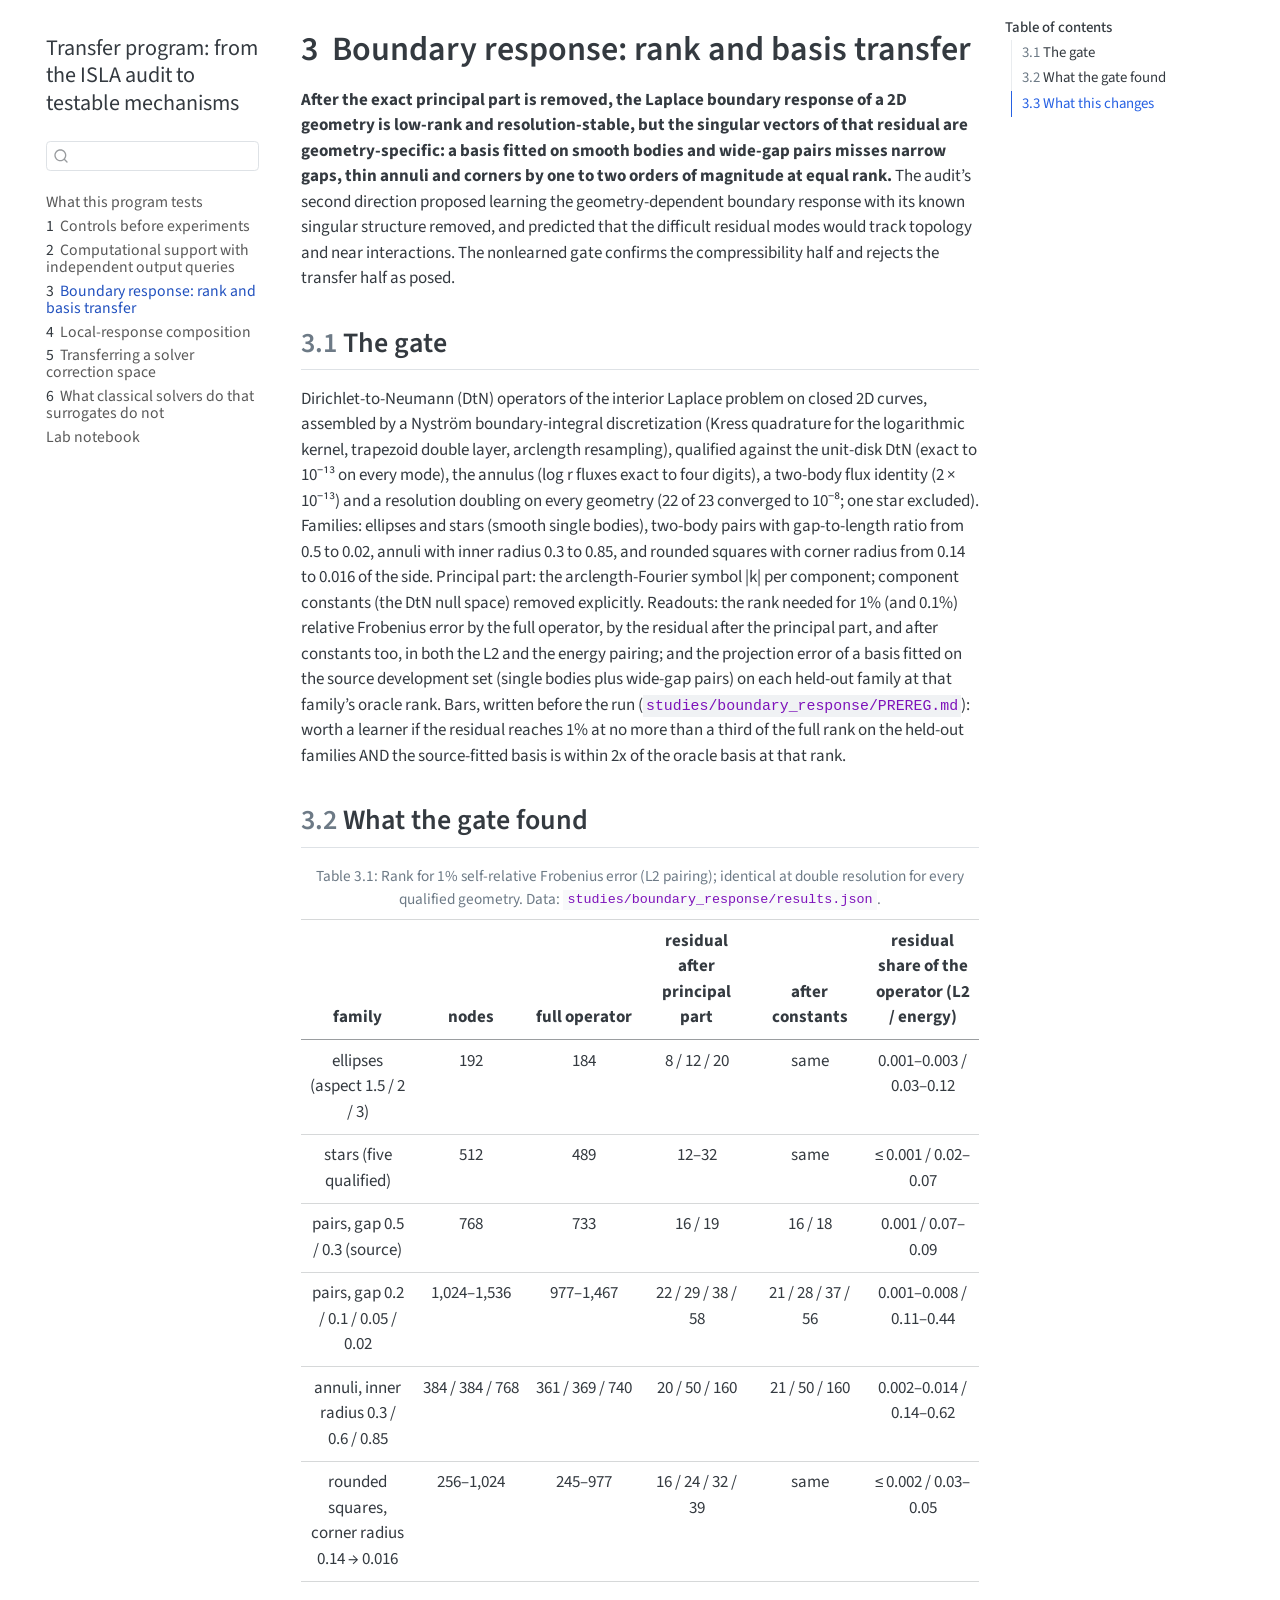
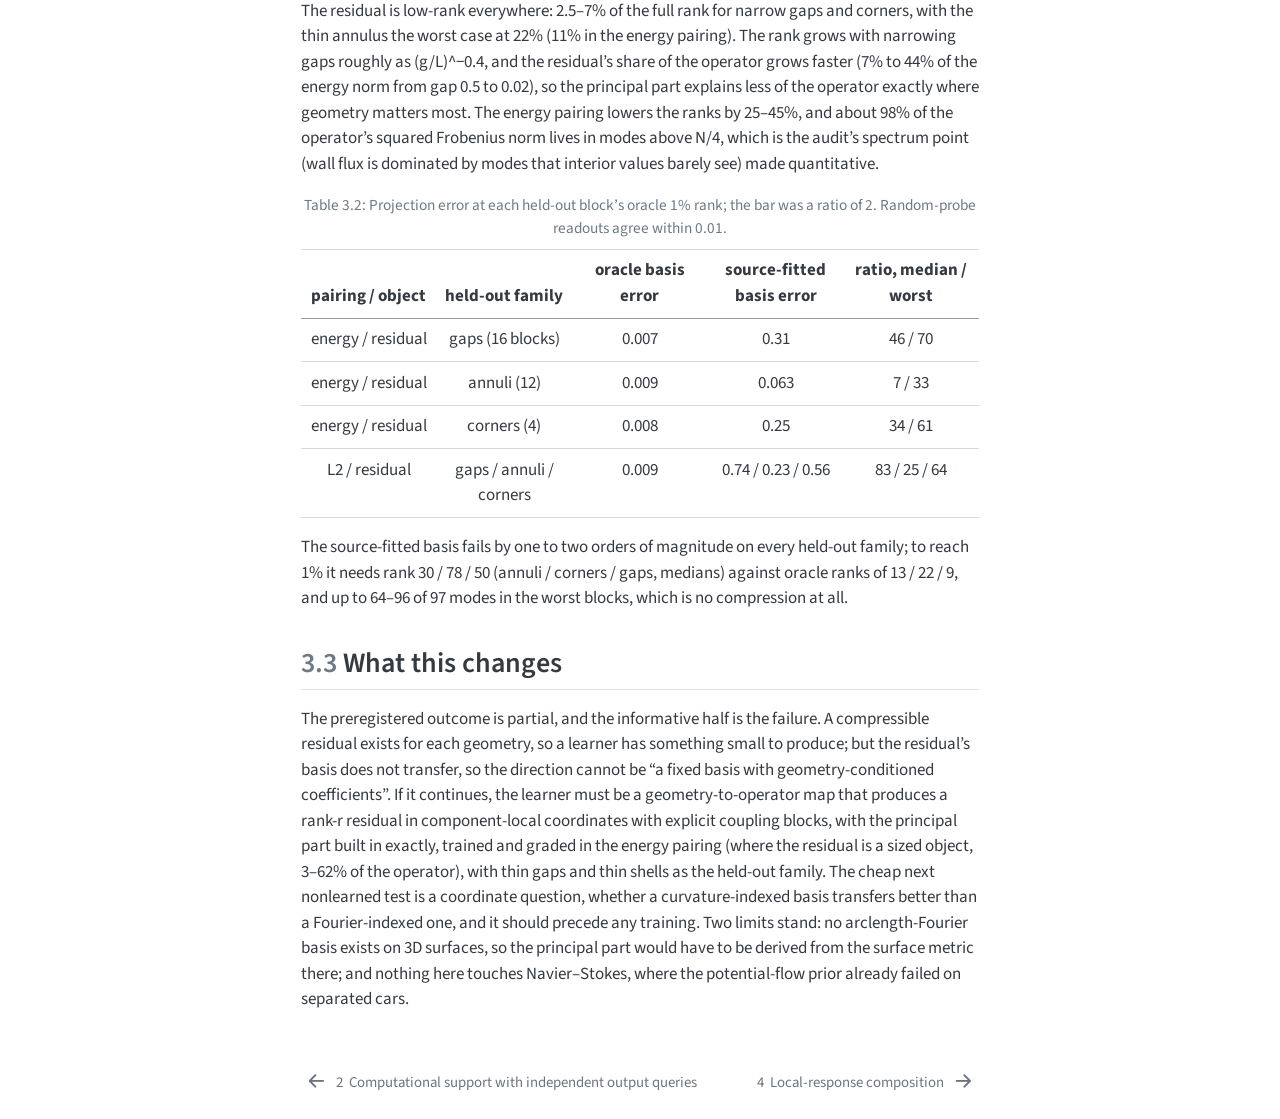
<file: examples/cfd/mesh_transformer/research/transfer_program/_book/03-boundary-response.html>
<!DOCTYPE html>
<html xmlns="http://www.w3.org/1999/xhtml" lang="en" xml:lang="en"><head>

<meta charset="utf-8">
<meta name="generator" content="quarto-1.10.18">

<meta name="viewport" content="width=device-width, initial-scale=1.0, user-scalable=yes">


<title>3&nbsp; Boundary response: rank and basis transfer – Transfer program: from the ISLA audit to testable mechanisms</title>
<style>
/* Default styles provided by pandoc.
** See https://pandoc.org/MANUAL.html#variables-for-html for config info.
*/
span.smallcaps{font-variant: small-caps;}
div.columns{display: flex; gap: 1.5em;}
div.column{flex: auto;}
@media screen {
div.columns{gap: min(4vw, 1.5em);}
div.column{overflow-x: auto;}
}
div.hanging-indent{margin-left: 1.5em; text-indent: -1.5em;}
ul.task-list{list-style: none;}
ul.task-list li input[type="checkbox"] {
  width: 0.8em;
  margin: 0 0.8em 0.2em -1em; /* quarto-specific, see https://github.com/quarto-dev/quarto-cli/issues/4556 */ 
  vertical-align: middle;
}
</style>


<script src="site_libs/quarto-nav/quarto-nav.js"></script>
<script src="site_libs/quarto-nav/headroom.min.js"></script>
<script src="site_libs/clipboard/clipboard.min.js"></script>
<script src="site_libs/quarto-search/autocomplete.umd.js"></script>
<script src="site_libs/quarto-search/fuse.min.js"></script>
<script src="site_libs/quarto-search/quarto-search.js"></script>
<meta name="quarto:offset" content="./">
<link href="./04-composition.html" rel="next">
<link href="./02-computational-support.html" rel="prev">
<script src="site_libs/quarto-html/quarto.js" type="module"></script>
<script src="site_libs/quarto-html/tabsets/tabsets.js" type="module"></script>
<script src="site_libs/quarto-html/popper.min.js"></script>
<script src="site_libs/quarto-html/tippy.umd.min.js"></script>
<script src="site_libs/quarto-html/anchor.min.js"></script>
<link href="site_libs/quarto-html/tippy.css" rel="stylesheet">
<link href="site_libs/quarto-html/quarto-syntax-highlighting-64a204ab8560d761af7679ceaba22944.css" rel="stylesheet" id="quarto-text-highlighting-styles">
<script src="site_libs/bootstrap/bootstrap.min.js"></script>
<link href="site_libs/bootstrap/bootstrap-icons.css" rel="stylesheet">
<link href="site_libs/bootstrap/bootstrap-19df2ef9049729c9320cb14db6c731c5.min.css" rel="stylesheet" append-hash="true" id="quarto-bootstrap" data-mode="light">
<script id="quarto-search-options" type="application/json">{
  "location": "sidebar",
  "copy-button": false,
  "collapse-after": 3,
  "panel-placement": "start",
  "type": "textbox",
  "limit": 50,
  "keyboard-shortcut": [
    "f",
    "/",
    "s"
  ],
  "show-item-context": false,
  "language": {
    "search-no-results-text": "No results",
    "search-matching-documents-text": "matching documents",
    "search-copy-link-title": "Copy link to search",
    "search-hide-matches-text": "Hide additional matches",
    "search-more-match-text": "more match in this document",
    "search-more-matches-text": "more matches in this document",
    "search-clear-button-title": "Clear",
    "search-text-placeholder": "",
    "search-detached-cancel-button-title": "Cancel",
    "search-submit-button-title": "Submit",
    "search-label": "Search"
  }
}</script>


</head>

<body class="nav-sidebar floating quarto-light">

<div id="quarto-search-results"></div>
  <header id="quarto-header" class="headroom fixed-top">
  <nav class="quarto-secondary-nav">
    <div class="container-fluid d-flex">
      <button type="button" class="quarto-btn-toggle btn" data-bs-toggle="collapse" role="button" data-bs-target=".quarto-sidebar-collapse-item" aria-controls="quarto-sidebar" aria-expanded="false" aria-label="Toggle sidebar navigation" onclick="if (window.quartoToggleHeadroom) { window.quartoToggleHeadroom(); }">
        <i class="bi bi-layout-text-sidebar-reverse"></i>
      </button>
        <nav class="quarto-page-breadcrumbs" aria-label="breadcrumb"><ol class="breadcrumb"><li class="breadcrumb-item"><a href="./03-boundary-response.html"><span class="chapter-number">3</span>&nbsp; <span class="chapter-title">Boundary response: rank and basis transfer</span></a></li></ol></nav>
        <a class="flex-grow-1" role="navigation" data-bs-toggle="collapse" data-bs-target=".quarto-sidebar-collapse-item" aria-controls="quarto-sidebar" aria-expanded="false" aria-label="Toggle sidebar navigation" onclick="if (window.quartoToggleHeadroom) { window.quartoToggleHeadroom(); }">      
        </a>
      <button type="button" class="btn quarto-search-button" aria-label="Search" onclick="window.quartoOpenSearch();">
        <i class="bi bi-search"></i>
      </button>
    </div>
  </nav>
</header>
<!-- content -->
<div id="quarto-content" class="quarto-container page-columns page-rows-contents page-layout-article">
<!-- sidebar -->
  <nav id="quarto-sidebar" class="sidebar collapse collapse-horizontal quarto-sidebar-collapse-item sidebar-navigation floating overflow-auto">
    <div class="pt-lg-2 mt-2 text-left sidebar-header">
    <div class="sidebar-title mb-0 py-0">
      <a href="./">Transfer program: from the ISLA audit to testable mechanisms</a> 
    </div>
      </div>
        <div class="mt-2 flex-shrink-0 align-items-center">
        <div class="sidebar-search">
        <div id="quarto-search" class="" title="Search"></div>
        </div>
        </div>
    <div class="sidebar-menu-container"> 
    <ul class="list-unstyled mt-1">
        <li class="sidebar-item">
  <div class="sidebar-item-container"> 
  <a href="./index.html" class="sidebar-item-text sidebar-link">
 <span class="menu-text">What this program tests</span></a>
  </div>
</li>
        <li class="sidebar-item">
  <div class="sidebar-item-container"> 
  <a href="./01-controls.html" class="sidebar-item-text sidebar-link">
 <span class="menu-text"><span class="chapter-number">1</span>&nbsp; <span class="chapter-title">Controls before experiments</span></span></a>
  </div>
</li>
        <li class="sidebar-item">
  <div class="sidebar-item-container"> 
  <a href="./02-computational-support.html" class="sidebar-item-text sidebar-link">
 <span class="menu-text"><span class="chapter-number">2</span>&nbsp; <span class="chapter-title">Computational support with independent output queries</span></span></a>
  </div>
</li>
        <li class="sidebar-item">
  <div class="sidebar-item-container"> 
  <a href="./03-boundary-response.html" class="sidebar-item-text sidebar-link active">
 <span class="menu-text"><span class="chapter-number">3</span>&nbsp; <span class="chapter-title">Boundary response: rank and basis transfer</span></span></a>
  </div>
</li>
        <li class="sidebar-item">
  <div class="sidebar-item-container"> 
  <a href="./04-composition.html" class="sidebar-item-text sidebar-link">
 <span class="menu-text"><span class="chapter-number">4</span>&nbsp; <span class="chapter-title">Local-response composition</span></span></a>
  </div>
</li>
        <li class="sidebar-item">
  <div class="sidebar-item-container"> 
  <a href="./05-solver-spaces.html" class="sidebar-item-text sidebar-link">
 <span class="menu-text"><span class="chapter-number">5</span>&nbsp; <span class="chapter-title">Transferring a solver correction space</span></span></a>
  </div>
</li>
        <li class="sidebar-item">
  <div class="sidebar-item-container"> 
  <a href="./06-classical-solvers.html" class="sidebar-item-text sidebar-link">
 <span class="menu-text"><span class="chapter-number">6</span>&nbsp; <span class="chapter-title">What classical solvers do that surrogates do not</span></span></a>
  </div>
</li>
        <li class="sidebar-item">
  <div class="sidebar-item-container"> 
  <a href="./99-notebook.html" class="sidebar-item-text sidebar-link">
 <span class="menu-text">Lab notebook</span></a>
  </div>
</li>
    </ul>
    </div>
</nav>
<div id="quarto-sidebar-glass" class="quarto-sidebar-collapse-item" data-bs-toggle="collapse" data-bs-target=".quarto-sidebar-collapse-item"></div>
<!-- margin-sidebar -->
    <div id="quarto-margin-sidebar" class="sidebar margin-sidebar">
        <nav id="TOC" role="doc-toc" class="toc-active">
    <h2 id="toc-title">Table of contents</h2>
   
  <ul>
  <li><a href="#sec-boundary-gate" id="toc-sec-boundary-gate" class="nav-link active" data-scroll-target="#sec-boundary-gate"><span class="header-section-number">3.1</span> The gate</a></li>
  <li><a href="#sec-boundary-result" id="toc-sec-boundary-result" class="nav-link" data-scroll-target="#sec-boundary-result"><span class="header-section-number">3.2</span> What the gate found</a></li>
  <li><a href="#sec-boundary-consequence" id="toc-sec-boundary-consequence" class="nav-link" data-scroll-target="#sec-boundary-consequence"><span class="header-section-number">3.3</span> What this changes</a></li>
  </ul>
</nav>
    </div>
<!-- main -->
<main class="content" id="quarto-document-content">

<header id="title-block-header" class="quarto-title-block default">
<div class="quarto-title">
<h1 class="title"><span id="sec-boundary-response" class="quarto-section-identifier"><span class="chapter-number">3</span>&nbsp; <span class="chapter-title">Boundary response: rank and basis transfer</span></span></h1>
</div>



<div class="quarto-title-meta">

    
  
    
  </div>
  


</header>


<p><strong>After the exact principal part is removed, the Laplace boundary response of a 2D geometry is low-rank and resolution-stable, but the singular vectors of that residual are geometry-specific: a basis fitted on smooth bodies and wide-gap pairs misses narrow gaps, thin annuli and corners by one to two orders of magnitude at equal rank.</strong> The audit’s second direction proposed learning the geometry-dependent boundary response with its known singular structure removed, and predicted that the difficult residual modes would track topology and near interactions. The nonlearned gate confirms the compressibility half and rejects the transfer half as posed.</p>
<section id="sec-boundary-gate" class="level2" data-number="3.1">
<h2 data-number="3.1" class="anchored" data-anchor-id="sec-boundary-gate"><span class="header-section-number">3.1</span> The gate</h2>
<p>Dirichlet-to-Neumann (DtN) operators of the interior Laplace problem on closed 2D curves, assembled by a Nyström boundary-integral discretization (Kress quadrature for the logarithmic kernel, trapezoid double layer, arclength resampling), qualified against the unit-disk DtN (exact to 10⁻¹³ on every mode), the annulus (log r fluxes exact to four digits), a two-body flux identity (2 × 10⁻¹³) and a resolution doubling on every geometry (22 of 23 converged to 10⁻⁸; one star excluded). Families: ellipses and stars (smooth single bodies), two-body pairs with gap-to-length ratio from 0.5 to 0.02, annuli with inner radius 0.3 to 0.85, and rounded squares with corner radius from 0.14 to 0.016 of the side. Principal part: the arclength-Fourier symbol |k| per component; component constants (the DtN null space) removed explicitly. Readouts: the rank needed for 1% (and 0.1%) relative Frobenius error by the full operator, by the residual after the principal part, and after constants too, in both the L2 and the energy pairing; and the projection error of a basis fitted on the source development set (single bodies plus wide-gap pairs) on each held-out family at that family’s oracle rank. Bars, written before the run (<code>studies/boundary_response/PREREG.md</code>): worth a learner if the residual reaches 1% at no more than a third of the full rank on the held-out families AND the source-fitted basis is within 2x of the oracle basis at that rank.</p>
</section>
<section id="sec-boundary-result" class="level2" data-number="3.2">
<h2 data-number="3.2" class="anchored" data-anchor-id="sec-boundary-result"><span class="header-section-number">3.2</span> What the gate found</h2>
<div id="tbl-boundary-rank" class="quarto-float quarto-figure quarto-figure-center anchored">
<figure class="quarto-float quarto-float-tbl figure">
<figcaption class="quarto-float-caption-top quarto-float-caption quarto-float-tbl" id="tbl-boundary-rank-caption-0ceaefa1-69ba-4598-a22c-09a6ac19f8ca">
Table&nbsp;3.1: Rank for 1% self-relative Frobenius error (L2 pairing); identical at double resolution for every qualified geometry. Data: <code>studies/boundary_response/results.json</code>.
</figcaption>
<div aria-describedby="tbl-boundary-rank-caption-0ceaefa1-69ba-4598-a22c-09a6ac19f8ca">
<table class="caption-top table">
<colgroup>
<col style="width: 16%">
<col style="width: 16%">
<col style="width: 16%">
<col style="width: 16%">
<col style="width: 16%">
<col style="width: 16%">
</colgroup>
<thead>
<tr class="header">
<th>family</th>
<th>nodes</th>
<th>full operator</th>
<th>residual after principal part</th>
<th>after constants</th>
<th>residual share of the operator (L2 / energy)</th>
</tr>
</thead>
<tbody>
<tr class="odd">
<td>ellipses (aspect 1.5 / 2 / 3)</td>
<td>192</td>
<td>184</td>
<td>8 / 12 / 20</td>
<td>same</td>
<td>0.001–0.003 / 0.03–0.12</td>
</tr>
<tr class="even">
<td>stars (five qualified)</td>
<td>512</td>
<td>489</td>
<td>12–32</td>
<td>same</td>
<td>≤ 0.001 / 0.02–0.07</td>
</tr>
<tr class="odd">
<td>pairs, gap 0.5 / 0.3 (source)</td>
<td>768</td>
<td>733</td>
<td>16 / 19</td>
<td>16 / 18</td>
<td>0.001 / 0.07–0.09</td>
</tr>
<tr class="even">
<td>pairs, gap 0.2 / 0.1 / 0.05 / 0.02</td>
<td>1,024–1,536</td>
<td>977–1,467</td>
<td>22 / 29 / 38 / 58</td>
<td>21 / 28 / 37 / 56</td>
<td>0.001–0.008 / 0.11–0.44</td>
</tr>
<tr class="odd">
<td>annuli, inner radius 0.3 / 0.6 / 0.85</td>
<td>384 / 384 / 768</td>
<td>361 / 369 / 740</td>
<td>20 / 50 / 160</td>
<td>21 / 50 / 160</td>
<td>0.002–0.014 / 0.14–0.62</td>
</tr>
<tr class="even">
<td>rounded squares, corner radius 0.14 → 0.016</td>
<td>256–1,024</td>
<td>245–977</td>
<td>16 / 24 / 32 / 39</td>
<td>same</td>
<td>≤ 0.002 / 0.03–0.05</td>
</tr>
</tbody>
</table>
</div>
</figure>
</div>
<p>The residual is low-rank everywhere: 2.5–7% of the full rank for narrow gaps and corners, with the thin annulus the worst case at 22% (11% in the energy pairing). The rank grows with narrowing gaps roughly as (g/L)^−0.4, and the residual’s share of the operator grows faster (7% to 44% of the energy norm from gap 0.5 to 0.02), so the principal part explains less of the operator exactly where geometry matters most. The energy pairing lowers the ranks by 25–45%, and about 98% of the operator’s squared Frobenius norm lives in modes above N/4, which is the audit’s spectrum point (wall flux is dominated by modes that interior values barely see) made quantitative.</p>
<div id="tbl-boundary-transfer" class="quarto-float quarto-figure quarto-figure-center anchored">
<figure class="quarto-float quarto-float-tbl figure">
<figcaption class="quarto-float-caption-top quarto-float-caption quarto-float-tbl" id="tbl-boundary-transfer-caption-0ceaefa1-69ba-4598-a22c-09a6ac19f8ca">
Table&nbsp;3.2: Projection error at each held-out block’s oracle 1% rank; the bar was a ratio of 2. Random-probe readouts agree within 0.01.
</figcaption>
<div aria-describedby="tbl-boundary-transfer-caption-0ceaefa1-69ba-4598-a22c-09a6ac19f8ca">
<table class="caption-top table">
<colgroup>
<col style="width: 20%">
<col style="width: 20%">
<col style="width: 20%">
<col style="width: 20%">
<col style="width: 20%">
</colgroup>
<thead>
<tr class="header">
<th>pairing / object</th>
<th>held-out family</th>
<th>oracle basis error</th>
<th>source-fitted basis error</th>
<th>ratio, median / worst</th>
</tr>
</thead>
<tbody>
<tr class="odd">
<td>energy / residual</td>
<td>gaps (16 blocks)</td>
<td>0.007</td>
<td>0.31</td>
<td>46 / 70</td>
</tr>
<tr class="even">
<td>energy / residual</td>
<td>annuli (12)</td>
<td>0.009</td>
<td>0.063</td>
<td>7 / 33</td>
</tr>
<tr class="odd">
<td>energy / residual</td>
<td>corners (4)</td>
<td>0.008</td>
<td>0.25</td>
<td>34 / 61</td>
</tr>
<tr class="even">
<td>L2 / residual</td>
<td>gaps / annuli / corners</td>
<td>0.009</td>
<td>0.74 / 0.23 / 0.56</td>
<td>83 / 25 / 64</td>
</tr>
</tbody>
</table>
</div>
</figure>
</div>
<p>The source-fitted basis fails by one to two orders of magnitude on every held-out family; to reach 1% it needs rank 30 / 78 / 50 (annuli / corners / gaps, medians) against oracle ranks of 13 / 22 / 9, and up to 64–96 of 97 modes in the worst blocks, which is no compression at all.</p>
</section>
<section id="sec-boundary-consequence" class="level2" data-number="3.3">
<h2 data-number="3.3" class="anchored" data-anchor-id="sec-boundary-consequence"><span class="header-section-number">3.3</span> What this changes</h2>
<p>The preregistered outcome is partial, and the informative half is the failure. A compressible residual exists for each geometry, so a learner has something small to produce; but the residual’s basis does not transfer, so the direction cannot be “a fixed basis with geometry-conditioned coefficients”. If it continues, the learner must be a geometry-to-operator map that produces a rank-r residual in component-local coordinates with explicit coupling blocks, with the principal part built in exactly, trained and graded in the energy pairing (where the residual is a sized object, 3–62% of the operator), with thin gaps and thin shells as the held-out family. The cheap next nonlearned test is a coordinate question, whether a curvature-indexed basis transfers better than a Fourier-indexed one, and it should precede any training. Two limits stand: no arclength-Fourier basis exists on 3D surfaces, so the principal part would have to be derived from the surface metric there; and nothing here touches Navier–Stokes, where the potential-flow prior already failed on separated cars.</p>


</section>

</main> <!-- /main -->
<script id="quarto-html-after-body" type="application/javascript">
  window.document.addEventListener("DOMContentLoaded", function (event) {
    const icon = "";
    const anchorJS = new window.AnchorJS();
    anchorJS.options = {
      placement: 'right',
      icon: icon
    };
    anchorJS.add('.anchored');
    const isCodeAnnotation = (el) => {
      for (const clz of el.classList) {
        if (clz.startsWith('code-annotation-')) {                     
          return true;
        }
      }
      return false;
    }
    const onCopySuccess = function(e) {
      // button target
      const button = e.trigger;
      // don't keep focus
      button.blur();
      // flash "checked"
      button.classList.add('code-copy-button-checked');
      var currentTitle = button.getAttribute("title");
      button.setAttribute("title", "Copied!");
      let tooltip;
      if (window.bootstrap) {
        button.setAttribute("data-bs-toggle", "tooltip");
        button.setAttribute("data-bs-placement", "left");
        button.setAttribute("data-bs-title", "Copied!");
        tooltip = new bootstrap.Tooltip(button, 
          { trigger: "manual", 
            customClass: "code-copy-button-tooltip",
            offset: [0, -8]});
        tooltip.show();    
      }
      setTimeout(function() {
        if (tooltip) {
          tooltip.hide();
          button.removeAttribute("data-bs-title");
          button.removeAttribute("data-bs-toggle");
          button.removeAttribute("data-bs-placement");
        }
        button.setAttribute("title", currentTitle);
        button.classList.remove('code-copy-button-checked');
      }, 1000);
      // clear code selection
      e.clearSelection();
    }
    const getTextToCopy = function(trigger) {
      const outerScaffold = trigger.parentElement.cloneNode(true);
      const codeEl = outerScaffold.querySelector('code');
      for (const childEl of codeEl.children) {
        if (isCodeAnnotation(childEl)) {
          childEl.remove();
        }
      }
      return codeEl.innerText;
    }
    const clipboard = new window.ClipboardJS('.code-copy-button:not([data-in-quarto-modal])', {
      text: getTextToCopy
    });
    clipboard.on('success', onCopySuccess);
    if (window.document.getElementById('quarto-embedded-source-code-modal')) {
      const clipboardModal = new window.ClipboardJS('.code-copy-button[data-in-quarto-modal]', {
        text: getTextToCopy,
        container: window.document.getElementById('quarto-embedded-source-code-modal')
      });
      clipboardModal.on('success', onCopySuccess);
    }
      var localhostRegex = new RegExp(/^(?:http|https):\/\/localhost\:?[0-9]*\//);
      var mailtoRegex = new RegExp(/^mailto:/);
        var filterRegex = new RegExp('/' + window.location.host + '/');
      var isInternal = (href) => {
          return filterRegex.test(href) || localhostRegex.test(href) || mailtoRegex.test(href);
      }
      // Inspect non-navigation links and adorn them if external
     var links = window.document.querySelectorAll('a[href]:not(.nav-link):not(.navbar-brand):not(.toc-action):not(.sidebar-link):not(.sidebar-item-toggle):not(.pagination-link):not(.no-external):not([aria-hidden]):not(.dropdown-item):not(.quarto-navigation-tool):not(.about-link)');
      for (var i=0; i<links.length; i++) {
        const link = links[i];
        if (!isInternal(link.href)) {
          // undo the damage that might have been done by quarto-nav.js in the case of
          // links that we want to consider external
          if (link.dataset.originalHref !== undefined) {
            link.href = link.dataset.originalHref;
          }
        }
      }
    function tippyHover(el, contentFn, onTriggerFn, onUntriggerFn) {
      const config = {
        allowHTML: true,
        maxWidth: 500,
        delay: 100,
        arrow: false,
        appendTo: function(el) {
            return el.parentElement;
        },
        interactive: true,
        interactiveBorder: 10,
        theme: 'quarto',
        placement: 'bottom-start',
      };
      if (contentFn) {
        config.content = contentFn;
      }
      if (onTriggerFn) {
        config.onTrigger = onTriggerFn;
      }
      if (onUntriggerFn) {
        config.onUntrigger = onUntriggerFn;
      }
      window.tippy(el, config); 
    }
    const noterefs = window.document.querySelectorAll('a[role="doc-noteref"]');
    for (var i=0; i<noterefs.length; i++) {
      const ref = noterefs[i];
      tippyHover(ref, function() {
        // use id or data attribute instead here
        let href = ref.getAttribute('data-footnote-href') || ref.getAttribute('href');
        try { href = new URL(href).hash; } catch {}
        const id = href.replace(/^#\/?/, "");
        const note = window.document.getElementById(id);
        if (note) {
          return note.innerHTML;
        } else {
          return "";
        }
      });
    }
    const xrefs = window.document.querySelectorAll('a.quarto-xref');
    const processXRef = (id, note) => {
      // Strip column container classes
      const stripColumnClz = (el) => {
        el.classList.remove("page-full", "page-columns");
        if (el.children) {
          for (const child of el.children) {
            stripColumnClz(child);
          }
        }
      }
      stripColumnClz(note)
      if (id === null || id.startsWith('sec-')) {
        // Special case sections, only their first couple elements
        const container = document.createElement("div");
        if (note.children && note.children.length > 2) {
          container.appendChild(note.children[0].cloneNode(true));
          for (let i = 1; i < note.children.length; i++) {
            const child = note.children[i];
            if (child.tagName === "P" && child.innerText === "") {
              continue;
            } else {
              container.appendChild(child.cloneNode(true));
              break;
            }
          }
          if (window.Quarto?.typesetMath) {
            window.Quarto.typesetMath(container);
          }
          return container.innerHTML
        } else {
          if (window.Quarto?.typesetMath) {
            window.Quarto.typesetMath(note);
          }
          return note.innerHTML;
        }
      } else {
        // Remove any anchor links if they are present
        const anchorLink = note.querySelector('a.anchorjs-link');
        if (anchorLink) {
          anchorLink.remove();
        }
        if (window.Quarto?.typesetMath) {
          window.Quarto.typesetMath(note);
        }
        if (note.classList.contains("callout")) {
          return note.outerHTML;
        } else {
          return note.innerHTML;
        }
      }
    }
    for (var i=0; i<xrefs.length; i++) {
      const xref = xrefs[i];
      tippyHover(xref, undefined, function(instance) {
        instance.disable();
        let url = xref.getAttribute('href');
        let hash = undefined; 
        if (url.startsWith('#')) {
          hash = url;
        } else {
          try { hash = new URL(url).hash; } catch {}
        }
        if (hash) {
          const id = hash.replace(/^#\/?/, "");
          const note = window.document.getElementById(id);
          if (note !== null) {
            try {
              const html = processXRef(id, note.cloneNode(true));
              instance.setContent(html);
            } finally {
              instance.enable();
              instance.show();
            }
          } else {
            // See if we can fetch this
            fetch(url.split('#')[0])
            .then(res => res.text())
            .then(html => {
              const parser = new DOMParser();
              const htmlDoc = parser.parseFromString(html, "text/html");
              const note = htmlDoc.getElementById(id);
              if (note !== null) {
                const html = processXRef(id, note);
                instance.setContent(html);
              } 
            }).finally(() => {
              instance.enable();
              instance.show();
            });
          }
        } else {
          // See if we can fetch a full url (with no hash to target)
          // This is a special case and we should probably do some content thinning / targeting
          fetch(url)
          .then(res => res.text())
          .then(html => {
            const parser = new DOMParser();
            const htmlDoc = parser.parseFromString(html, "text/html");
            const note = htmlDoc.querySelector('main.content');
            if (note !== null) {
              // This should only happen for chapter cross references
              // (since there is no id in the URL)
              // remove the first header
              if (note.children.length > 0 && note.children[0].tagName === "HEADER") {
                note.children[0].remove();
              }
              const html = processXRef(null, note);
              instance.setContent(html);
            } 
          }).finally(() => {
            instance.enable();
            instance.show();
          });
        }
      }, function(instance) {
      });
    }
        let selectedAnnoteEl;
        const selectorForAnnotation = ( cell, annotation) => {
          let cellAttr = 'data-code-cell="' + cell + '"';
          let lineAttr = 'data-code-annotation="' +  annotation + '"';
          const selector = 'span[' + cellAttr + '][' + lineAttr + ']';
          return selector;
        }
        const selectCodeLines = (annoteEl) => {
          const doc = window.document;
          const targetCell = annoteEl.getAttribute("data-target-cell");
          const targetAnnotation = annoteEl.getAttribute("data-target-annotation");
          const annoteSpan = window.document.querySelector(selectorForAnnotation(targetCell, targetAnnotation));
          const lines = annoteSpan.getAttribute("data-code-lines").split(",");
          const lineIds = lines.map((line) => {
            return targetCell + "-" + line;
          })
          let top = null;
          let height = null;
          let parent = null;
          if (lineIds.length > 0) {
              //compute the position of the single el (top and bottom and make a div)
              const el = window.document.getElementById(lineIds[0]);
              top = el.offsetTop;
              height = el.offsetHeight;
              parent = el.parentElement.parentElement;
            if (lineIds.length > 1) {
              const lastEl = window.document.getElementById(lineIds[lineIds.length - 1]);
              const bottom = lastEl.offsetTop + lastEl.offsetHeight;
              height = bottom - top;
            }
            if (top !== null && height !== null && parent !== null) {
              // cook up a div (if necessary) and position it 
              let div = window.document.getElementById("code-annotation-line-highlight");
              if (div === null) {
                div = window.document.createElement("div");
                div.setAttribute("id", "code-annotation-line-highlight");
                div.style.position = 'absolute';
                parent.appendChild(div);
              }
              div.style.top = top - 2 + "px";
              div.style.height = height + 4 + "px";
              div.style.left = 0;
              let gutterDiv = window.document.getElementById("code-annotation-line-highlight-gutter");
              if (gutterDiv === null) {
                gutterDiv = window.document.createElement("div");
                gutterDiv.setAttribute("id", "code-annotation-line-highlight-gutter");
                gutterDiv.style.position = 'absolute';
                const codeCell = window.document.getElementById(targetCell);
                const gutter = codeCell.querySelector('.code-annotation-gutter');
                gutter.appendChild(gutterDiv);
              }
              gutterDiv.style.top = top - 2 + "px";
              gutterDiv.style.height = height + 4 + "px";
            }
            selectedAnnoteEl = annoteEl;
          }
        };
        const unselectCodeLines = () => {
          const elementsIds = ["code-annotation-line-highlight", "code-annotation-line-highlight-gutter"];
          elementsIds.forEach((elId) => {
            const div = window.document.getElementById(elId);
            if (div) {
              div.remove();
            }
          });
          selectedAnnoteEl = undefined;
        };
          // Handle positioning of the toggle
      window.addEventListener(
        "resize",
        throttle(() => {
          elRect = undefined;
          if (selectedAnnoteEl) {
            selectCodeLines(selectedAnnoteEl);
          }
        }, 10)
      );
      function throttle(fn, ms) {
      let throttle = false;
      let timer;
        return (...args) => {
          if(!throttle) { // first call gets through
              fn.apply(this, args);
              throttle = true;
          } else { // all the others get throttled
              if(timer) clearTimeout(timer); // cancel #2
              timer = setTimeout(() => {
                fn.apply(this, args);
                timer = throttle = false;
              }, ms);
          }
        };
      }
        // Attach click handler to the DT
        const annoteDls = window.document.querySelectorAll('dt[data-target-cell]');
        for (const annoteDlNode of annoteDls) {
          annoteDlNode.addEventListener('click', (event) => {
            const clickedEl = event.target;
            if (clickedEl !== selectedAnnoteEl) {
              unselectCodeLines();
              const activeEl = window.document.querySelector('dt[data-target-cell].code-annotation-active');
              if (activeEl) {
                activeEl.classList.remove('code-annotation-active');
              }
              selectCodeLines(clickedEl);
              clickedEl.classList.add('code-annotation-active');
            } else {
              // Unselect the line
              unselectCodeLines();
              clickedEl.classList.remove('code-annotation-active');
            }
          });
        }
    const findCites = (el) => {
      const parentEl = el.parentElement;
      if (parentEl) {
        const cites = parentEl.dataset.cites;
        if (cites) {
          return {
            el,
            cites: cites.split(' ')
          };
        } else {
          return findCites(el.parentElement)
        }
      } else {
        return undefined;
      }
    };
    var bibliorefs = window.document.querySelectorAll('a[role="doc-biblioref"]');
    for (var i=0; i<bibliorefs.length; i++) {
      const ref = bibliorefs[i];
      const citeInfo = findCites(ref);
      if (citeInfo) {
        tippyHover(citeInfo.el, function() {
          var popup = window.document.createElement('div');
          citeInfo.cites.forEach(function(cite) {
            var citeDiv = window.document.createElement('div');
            citeDiv.classList.add('hanging-indent');
            citeDiv.classList.add('csl-entry');
            var biblioDiv = window.document.getElementById('ref-' + cite);
            if (biblioDiv) {
              citeDiv.innerHTML = biblioDiv.innerHTML;
            }
            popup.appendChild(citeDiv);
          });
          return popup.innerHTML;
        });
      }
    }
  });
  </script>
<nav class="page-navigation">
  <div class="nav-page nav-page-previous">
      <a href="./02-computational-support.html" class="pagination-link" aria-label="Computational support with independent output queries">
        <i class="bi bi-arrow-left-short"></i> <span class="nav-page-text"><span class="chapter-number">2</span>&nbsp; <span class="chapter-title">Computational support with independent output queries</span></span>
      </a>          
  </div>
  <div class="nav-page nav-page-next">
      <a href="./04-composition.html" class="pagination-link" aria-label="Local-response composition">
        <span class="nav-page-text"><span class="chapter-number">4</span>&nbsp; <span class="chapter-title">Local-response composition</span></span> <i class="bi bi-arrow-right-short"></i>
      </a>
  </div>
</nav>
</div> <!-- /content -->




</body></html>
</file>
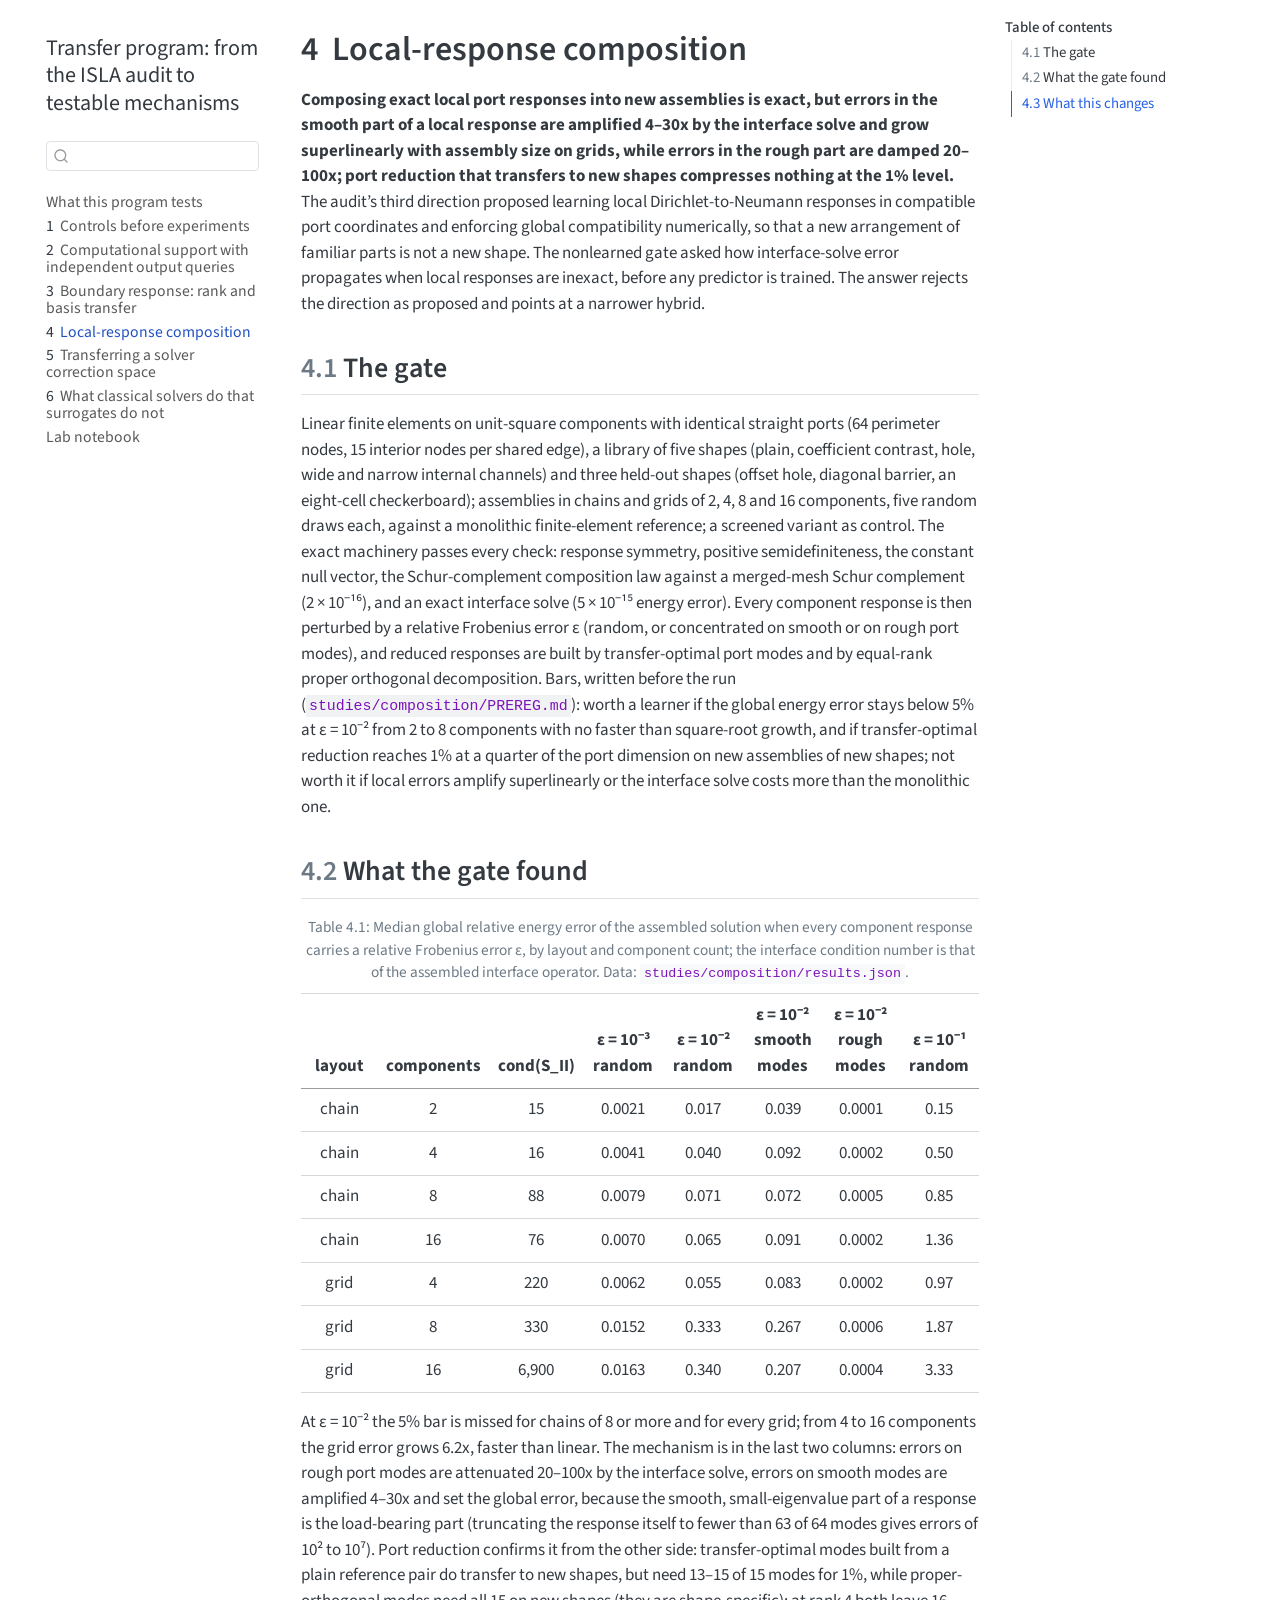
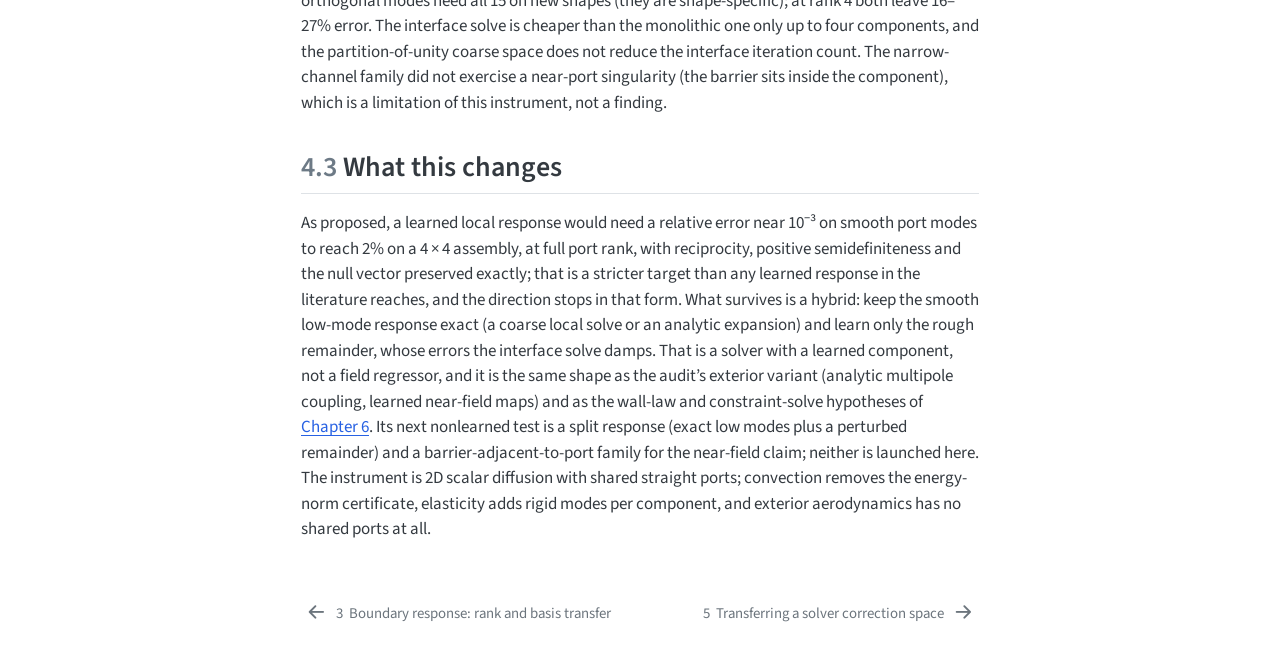
<file: examples/cfd/mesh_transformer/research/transfer_program/_book/04-composition.html>
<!DOCTYPE html>
<html xmlns="http://www.w3.org/1999/xhtml" lang="en" xml:lang="en"><head>

<meta charset="utf-8">
<meta name="generator" content="quarto-1.10.18">

<meta name="viewport" content="width=device-width, initial-scale=1.0, user-scalable=yes">


<title>4&nbsp; Local-response composition – Transfer program: from the ISLA audit to testable mechanisms</title>
<style>
/* Default styles provided by pandoc.
** See https://pandoc.org/MANUAL.html#variables-for-html for config info.
*/
span.smallcaps{font-variant: small-caps;}
div.columns{display: flex; gap: 1.5em;}
div.column{flex: auto;}
@media screen {
div.columns{gap: min(4vw, 1.5em);}
div.column{overflow-x: auto;}
}
div.hanging-indent{margin-left: 1.5em; text-indent: -1.5em;}
ul.task-list{list-style: none;}
ul.task-list li input[type="checkbox"] {
  width: 0.8em;
  margin: 0 0.8em 0.2em -1em; /* quarto-specific, see https://github.com/quarto-dev/quarto-cli/issues/4556 */ 
  vertical-align: middle;
}
</style>


<script src="site_libs/quarto-nav/quarto-nav.js"></script>
<script src="site_libs/quarto-nav/headroom.min.js"></script>
<script src="site_libs/clipboard/clipboard.min.js"></script>
<script src="site_libs/quarto-search/autocomplete.umd.js"></script>
<script src="site_libs/quarto-search/fuse.min.js"></script>
<script src="site_libs/quarto-search/quarto-search.js"></script>
<meta name="quarto:offset" content="./">
<link href="./05-solver-spaces.html" rel="next">
<link href="./03-boundary-response.html" rel="prev">
<script src="site_libs/quarto-html/quarto.js" type="module"></script>
<script src="site_libs/quarto-html/tabsets/tabsets.js" type="module"></script>
<script src="site_libs/quarto-html/popper.min.js"></script>
<script src="site_libs/quarto-html/tippy.umd.min.js"></script>
<script src="site_libs/quarto-html/anchor.min.js"></script>
<link href="site_libs/quarto-html/tippy.css" rel="stylesheet">
<link href="site_libs/quarto-html/quarto-syntax-highlighting-64a204ab8560d761af7679ceaba22944.css" rel="stylesheet" id="quarto-text-highlighting-styles">
<script src="site_libs/bootstrap/bootstrap.min.js"></script>
<link href="site_libs/bootstrap/bootstrap-icons.css" rel="stylesheet">
<link href="site_libs/bootstrap/bootstrap-19df2ef9049729c9320cb14db6c731c5.min.css" rel="stylesheet" append-hash="true" id="quarto-bootstrap" data-mode="light">
<script id="quarto-search-options" type="application/json">{
  "location": "sidebar",
  "copy-button": false,
  "collapse-after": 3,
  "panel-placement": "start",
  "type": "textbox",
  "limit": 50,
  "keyboard-shortcut": [
    "f",
    "/",
    "s"
  ],
  "show-item-context": false,
  "language": {
    "search-no-results-text": "No results",
    "search-matching-documents-text": "matching documents",
    "search-copy-link-title": "Copy link to search",
    "search-hide-matches-text": "Hide additional matches",
    "search-more-match-text": "more match in this document",
    "search-more-matches-text": "more matches in this document",
    "search-clear-button-title": "Clear",
    "search-text-placeholder": "",
    "search-detached-cancel-button-title": "Cancel",
    "search-submit-button-title": "Submit",
    "search-label": "Search"
  }
}</script>


</head>

<body class="nav-sidebar floating quarto-light">

<div id="quarto-search-results"></div>
  <header id="quarto-header" class="headroom fixed-top">
  <nav class="quarto-secondary-nav">
    <div class="container-fluid d-flex">
      <button type="button" class="quarto-btn-toggle btn" data-bs-toggle="collapse" role="button" data-bs-target=".quarto-sidebar-collapse-item" aria-controls="quarto-sidebar" aria-expanded="false" aria-label="Toggle sidebar navigation" onclick="if (window.quartoToggleHeadroom) { window.quartoToggleHeadroom(); }">
        <i class="bi bi-layout-text-sidebar-reverse"></i>
      </button>
        <nav class="quarto-page-breadcrumbs" aria-label="breadcrumb"><ol class="breadcrumb"><li class="breadcrumb-item"><a href="./04-composition.html"><span class="chapter-number">4</span>&nbsp; <span class="chapter-title">Local-response composition</span></a></li></ol></nav>
        <a class="flex-grow-1" role="navigation" data-bs-toggle="collapse" data-bs-target=".quarto-sidebar-collapse-item" aria-controls="quarto-sidebar" aria-expanded="false" aria-label="Toggle sidebar navigation" onclick="if (window.quartoToggleHeadroom) { window.quartoToggleHeadroom(); }">      
        </a>
      <button type="button" class="btn quarto-search-button" aria-label="Search" onclick="window.quartoOpenSearch();">
        <i class="bi bi-search"></i>
      </button>
    </div>
  </nav>
</header>
<!-- content -->
<div id="quarto-content" class="quarto-container page-columns page-rows-contents page-layout-article">
<!-- sidebar -->
  <nav id="quarto-sidebar" class="sidebar collapse collapse-horizontal quarto-sidebar-collapse-item sidebar-navigation floating overflow-auto">
    <div class="pt-lg-2 mt-2 text-left sidebar-header">
    <div class="sidebar-title mb-0 py-0">
      <a href="./">Transfer program: from the ISLA audit to testable mechanisms</a> 
    </div>
      </div>
        <div class="mt-2 flex-shrink-0 align-items-center">
        <div class="sidebar-search">
        <div id="quarto-search" class="" title="Search"></div>
        </div>
        </div>
    <div class="sidebar-menu-container"> 
    <ul class="list-unstyled mt-1">
        <li class="sidebar-item">
  <div class="sidebar-item-container"> 
  <a href="./index.html" class="sidebar-item-text sidebar-link">
 <span class="menu-text">What this program tests</span></a>
  </div>
</li>
        <li class="sidebar-item">
  <div class="sidebar-item-container"> 
  <a href="./01-controls.html" class="sidebar-item-text sidebar-link">
 <span class="menu-text"><span class="chapter-number">1</span>&nbsp; <span class="chapter-title">Controls before experiments</span></span></a>
  </div>
</li>
        <li class="sidebar-item">
  <div class="sidebar-item-container"> 
  <a href="./02-computational-support.html" class="sidebar-item-text sidebar-link">
 <span class="menu-text"><span class="chapter-number">2</span>&nbsp; <span class="chapter-title">Computational support with independent output queries</span></span></a>
  </div>
</li>
        <li class="sidebar-item">
  <div class="sidebar-item-container"> 
  <a href="./03-boundary-response.html" class="sidebar-item-text sidebar-link">
 <span class="menu-text"><span class="chapter-number">3</span>&nbsp; <span class="chapter-title">Boundary response: rank and basis transfer</span></span></a>
  </div>
</li>
        <li class="sidebar-item">
  <div class="sidebar-item-container"> 
  <a href="./04-composition.html" class="sidebar-item-text sidebar-link active">
 <span class="menu-text"><span class="chapter-number">4</span>&nbsp; <span class="chapter-title">Local-response composition</span></span></a>
  </div>
</li>
        <li class="sidebar-item">
  <div class="sidebar-item-container"> 
  <a href="./05-solver-spaces.html" class="sidebar-item-text sidebar-link">
 <span class="menu-text"><span class="chapter-number">5</span>&nbsp; <span class="chapter-title">Transferring a solver correction space</span></span></a>
  </div>
</li>
        <li class="sidebar-item">
  <div class="sidebar-item-container"> 
  <a href="./06-classical-solvers.html" class="sidebar-item-text sidebar-link">
 <span class="menu-text"><span class="chapter-number">6</span>&nbsp; <span class="chapter-title">What classical solvers do that surrogates do not</span></span></a>
  </div>
</li>
        <li class="sidebar-item">
  <div class="sidebar-item-container"> 
  <a href="./99-notebook.html" class="sidebar-item-text sidebar-link">
 <span class="menu-text">Lab notebook</span></a>
  </div>
</li>
    </ul>
    </div>
</nav>
<div id="quarto-sidebar-glass" class="quarto-sidebar-collapse-item" data-bs-toggle="collapse" data-bs-target=".quarto-sidebar-collapse-item"></div>
<!-- margin-sidebar -->
    <div id="quarto-margin-sidebar" class="sidebar margin-sidebar">
        <nav id="TOC" role="doc-toc" class="toc-active">
    <h2 id="toc-title">Table of contents</h2>
   
  <ul>
  <li><a href="#sec-composition-gate" id="toc-sec-composition-gate" class="nav-link active" data-scroll-target="#sec-composition-gate"><span class="header-section-number">4.1</span> The gate</a></li>
  <li><a href="#sec-composition-result" id="toc-sec-composition-result" class="nav-link" data-scroll-target="#sec-composition-result"><span class="header-section-number">4.2</span> What the gate found</a></li>
  <li><a href="#sec-composition-consequence" id="toc-sec-composition-consequence" class="nav-link" data-scroll-target="#sec-composition-consequence"><span class="header-section-number">4.3</span> What this changes</a></li>
  </ul>
</nav>
    </div>
<!-- main -->
<main class="content" id="quarto-document-content">

<header id="title-block-header" class="quarto-title-block default">
<div class="quarto-title">
<h1 class="title"><span id="sec-composition" class="quarto-section-identifier"><span class="chapter-number">4</span>&nbsp; <span class="chapter-title">Local-response composition</span></span></h1>
</div>



<div class="quarto-title-meta">

    
  
    
  </div>
  


</header>


<p><strong>Composing exact local port responses into new assemblies is exact, but errors in the smooth part of a local response are amplified 4–30x by the interface solve and grow superlinearly with assembly size on grids, while errors in the rough part are damped 20–100x; port reduction that transfers to new shapes compresses nothing at the 1% level.</strong> The audit’s third direction proposed learning local Dirichlet-to-Neumann responses in compatible port coordinates and enforcing global compatibility numerically, so that a new arrangement of familiar parts is not a new shape. The nonlearned gate asked how interface-solve error propagates when local responses are inexact, before any predictor is trained. The answer rejects the direction as proposed and points at a narrower hybrid.</p>
<section id="sec-composition-gate" class="level2" data-number="4.1">
<h2 data-number="4.1" class="anchored" data-anchor-id="sec-composition-gate"><span class="header-section-number">4.1</span> The gate</h2>
<p>Linear finite elements on unit-square components with identical straight ports (64 perimeter nodes, 15 interior nodes per shared edge), a library of five shapes (plain, coefficient contrast, hole, wide and narrow internal channels) and three held-out shapes (offset hole, diagonal barrier, an eight-cell checkerboard); assemblies in chains and grids of 2, 4, 8 and 16 components, five random draws each, against a monolithic finite-element reference; a screened variant as control. The exact machinery passes every check: response symmetry, positive semidefiniteness, the constant null vector, the Schur-complement composition law against a merged-mesh Schur complement (2 × 10⁻¹⁶), and an exact interface solve (5 × 10⁻¹⁵ energy error). Every component response is then perturbed by a relative Frobenius error ε (random, or concentrated on smooth or on rough port modes), and reduced responses are built by transfer-optimal port modes and by equal-rank proper orthogonal decomposition. Bars, written before the run (<code>studies/composition/PREREG.md</code>): worth a learner if the global energy error stays below 5% at ε = 10⁻² from 2 to 8 components with no faster than square-root growth, and if transfer-optimal reduction reaches 1% at a quarter of the port dimension on new assemblies of new shapes; not worth it if local errors amplify superlinearly or the interface solve costs more than the monolithic one.</p>
</section>
<section id="sec-composition-result" class="level2" data-number="4.2">
<h2 data-number="4.2" class="anchored" data-anchor-id="sec-composition-result"><span class="header-section-number">4.2</span> What the gate found</h2>
<div id="tbl-composition-amplification" class="quarto-float quarto-figure quarto-figure-center anchored">
<figure class="quarto-float quarto-float-tbl figure">
<figcaption class="quarto-float-caption-top quarto-float-caption quarto-float-tbl" id="tbl-composition-amplification-caption-0ceaefa1-69ba-4598-a22c-09a6ac19f8ca">
Table&nbsp;4.1: Median global relative energy error of the assembled solution when every component response carries a relative Frobenius error ε, by layout and component count; the interface condition number is that of the assembled interface operator. Data: <code>studies/composition/results.json</code>.
</figcaption>
<div aria-describedby="tbl-composition-amplification-caption-0ceaefa1-69ba-4598-a22c-09a6ac19f8ca">
<table class="caption-top table">
<colgroup>
<col style="width: 12%">
<col style="width: 12%">
<col style="width: 12%">
<col style="width: 12%">
<col style="width: 12%">
<col style="width: 12%">
<col style="width: 12%">
<col style="width: 12%">
</colgroup>
<thead>
<tr class="header">
<th>layout</th>
<th>components</th>
<th>cond(S_II)</th>
<th>ε = 10⁻³ random</th>
<th>ε = 10⁻² random</th>
<th>ε = 10⁻² smooth modes</th>
<th>ε = 10⁻² rough modes</th>
<th>ε = 10⁻¹ random</th>
</tr>
</thead>
<tbody>
<tr class="odd">
<td>chain</td>
<td>2</td>
<td>15</td>
<td>0.0021</td>
<td>0.017</td>
<td>0.039</td>
<td>0.0001</td>
<td>0.15</td>
</tr>
<tr class="even">
<td>chain</td>
<td>4</td>
<td>16</td>
<td>0.0041</td>
<td>0.040</td>
<td>0.092</td>
<td>0.0002</td>
<td>0.50</td>
</tr>
<tr class="odd">
<td>chain</td>
<td>8</td>
<td>88</td>
<td>0.0079</td>
<td>0.071</td>
<td>0.072</td>
<td>0.0005</td>
<td>0.85</td>
</tr>
<tr class="even">
<td>chain</td>
<td>16</td>
<td>76</td>
<td>0.0070</td>
<td>0.065</td>
<td>0.091</td>
<td>0.0002</td>
<td>1.36</td>
</tr>
<tr class="odd">
<td>grid</td>
<td>4</td>
<td>220</td>
<td>0.0062</td>
<td>0.055</td>
<td>0.083</td>
<td>0.0002</td>
<td>0.97</td>
</tr>
<tr class="even">
<td>grid</td>
<td>8</td>
<td>330</td>
<td>0.0152</td>
<td>0.333</td>
<td>0.267</td>
<td>0.0006</td>
<td>1.87</td>
</tr>
<tr class="odd">
<td>grid</td>
<td>16</td>
<td>6,900</td>
<td>0.0163</td>
<td>0.340</td>
<td>0.207</td>
<td>0.0004</td>
<td>3.33</td>
</tr>
</tbody>
</table>
</div>
</figure>
</div>
<p>At ε = 10⁻² the 5% bar is missed for chains of 8 or more and for every grid; from 4 to 16 components the grid error grows 6.2x, faster than linear. The mechanism is in the last two columns: errors on rough port modes are attenuated 20–100x by the interface solve, errors on smooth modes are amplified 4–30x and set the global error, because the smooth, small-eigenvalue part of a response is the load-bearing part (truncating the response itself to fewer than 63 of 64 modes gives errors of 10² to 10⁷). Port reduction confirms it from the other side: transfer-optimal modes built from a plain reference pair do transfer to new shapes, but need 13–15 of 15 modes for 1%, while proper-orthogonal modes need all 15 on new shapes (they are shape-specific); at rank 4 both leave 16–27% error. The interface solve is cheaper than the monolithic one only up to four components, and the partition-of-unity coarse space does not reduce the interface iteration count. The narrow-channel family did not exercise a near-port singularity (the barrier sits inside the component), which is a limitation of this instrument, not a finding.</p>
</section>
<section id="sec-composition-consequence" class="level2" data-number="4.3">
<h2 data-number="4.3" class="anchored" data-anchor-id="sec-composition-consequence"><span class="header-section-number">4.3</span> What this changes</h2>
<p>As proposed, a learned local response would need a relative error near 10⁻³ on smooth port modes to reach 2% on a 4 × 4 assembly, at full port rank, with reciprocity, positive semidefiniteness and the null vector preserved exactly; that is a stricter target than any learned response in the literature reaches, and the direction stops in that form. What survives is a hybrid: keep the smooth low-mode response exact (a coarse local solve or an analytic expansion) and learn only the rough remainder, whose errors the interface solve damps. That is a solver with a learned component, not a field regressor, and it is the same shape as the audit’s exterior variant (analytic multipole coupling, learned near-field maps) and as the wall-law and constraint-solve hypotheses of <a href="06-classical-solvers.html" class="quarto-xref"><span>Chapter 6</span></a>. Its next nonlearned test is a split response (exact low modes plus a perturbed remainder) and a barrier-adjacent-to-port family for the near-field claim; neither is launched here. The instrument is 2D scalar diffusion with shared straight ports; convection removes the energy-norm certificate, elasticity adds rigid modes per component, and exterior aerodynamics has no shared ports at all.</p>


</section>

</main> <!-- /main -->
<script id="quarto-html-after-body" type="application/javascript">
  window.document.addEventListener("DOMContentLoaded", function (event) {
    const icon = "";
    const anchorJS = new window.AnchorJS();
    anchorJS.options = {
      placement: 'right',
      icon: icon
    };
    anchorJS.add('.anchored');
    const isCodeAnnotation = (el) => {
      for (const clz of el.classList) {
        if (clz.startsWith('code-annotation-')) {                     
          return true;
        }
      }
      return false;
    }
    const onCopySuccess = function(e) {
      // button target
      const button = e.trigger;
      // don't keep focus
      button.blur();
      // flash "checked"
      button.classList.add('code-copy-button-checked');
      var currentTitle = button.getAttribute("title");
      button.setAttribute("title", "Copied!");
      let tooltip;
      if (window.bootstrap) {
        button.setAttribute("data-bs-toggle", "tooltip");
        button.setAttribute("data-bs-placement", "left");
        button.setAttribute("data-bs-title", "Copied!");
        tooltip = new bootstrap.Tooltip(button, 
          { trigger: "manual", 
            customClass: "code-copy-button-tooltip",
            offset: [0, -8]});
        tooltip.show();    
      }
      setTimeout(function() {
        if (tooltip) {
          tooltip.hide();
          button.removeAttribute("data-bs-title");
          button.removeAttribute("data-bs-toggle");
          button.removeAttribute("data-bs-placement");
        }
        button.setAttribute("title", currentTitle);
        button.classList.remove('code-copy-button-checked');
      }, 1000);
      // clear code selection
      e.clearSelection();
    }
    const getTextToCopy = function(trigger) {
      const outerScaffold = trigger.parentElement.cloneNode(true);
      const codeEl = outerScaffold.querySelector('code');
      for (const childEl of codeEl.children) {
        if (isCodeAnnotation(childEl)) {
          childEl.remove();
        }
      }
      return codeEl.innerText;
    }
    const clipboard = new window.ClipboardJS('.code-copy-button:not([data-in-quarto-modal])', {
      text: getTextToCopy
    });
    clipboard.on('success', onCopySuccess);
    if (window.document.getElementById('quarto-embedded-source-code-modal')) {
      const clipboardModal = new window.ClipboardJS('.code-copy-button[data-in-quarto-modal]', {
        text: getTextToCopy,
        container: window.document.getElementById('quarto-embedded-source-code-modal')
      });
      clipboardModal.on('success', onCopySuccess);
    }
      var localhostRegex = new RegExp(/^(?:http|https):\/\/localhost\:?[0-9]*\//);
      var mailtoRegex = new RegExp(/^mailto:/);
        var filterRegex = new RegExp('/' + window.location.host + '/');
      var isInternal = (href) => {
          return filterRegex.test(href) || localhostRegex.test(href) || mailtoRegex.test(href);
      }
      // Inspect non-navigation links and adorn them if external
     var links = window.document.querySelectorAll('a[href]:not(.nav-link):not(.navbar-brand):not(.toc-action):not(.sidebar-link):not(.sidebar-item-toggle):not(.pagination-link):not(.no-external):not([aria-hidden]):not(.dropdown-item):not(.quarto-navigation-tool):not(.about-link)');
      for (var i=0; i<links.length; i++) {
        const link = links[i];
        if (!isInternal(link.href)) {
          // undo the damage that might have been done by quarto-nav.js in the case of
          // links that we want to consider external
          if (link.dataset.originalHref !== undefined) {
            link.href = link.dataset.originalHref;
          }
        }
      }
    function tippyHover(el, contentFn, onTriggerFn, onUntriggerFn) {
      const config = {
        allowHTML: true,
        maxWidth: 500,
        delay: 100,
        arrow: false,
        appendTo: function(el) {
            return el.parentElement;
        },
        interactive: true,
        interactiveBorder: 10,
        theme: 'quarto',
        placement: 'bottom-start',
      };
      if (contentFn) {
        config.content = contentFn;
      }
      if (onTriggerFn) {
        config.onTrigger = onTriggerFn;
      }
      if (onUntriggerFn) {
        config.onUntrigger = onUntriggerFn;
      }
      window.tippy(el, config); 
    }
    const noterefs = window.document.querySelectorAll('a[role="doc-noteref"]');
    for (var i=0; i<noterefs.length; i++) {
      const ref = noterefs[i];
      tippyHover(ref, function() {
        // use id or data attribute instead here
        let href = ref.getAttribute('data-footnote-href') || ref.getAttribute('href');
        try { href = new URL(href).hash; } catch {}
        const id = href.replace(/^#\/?/, "");
        const note = window.document.getElementById(id);
        if (note) {
          return note.innerHTML;
        } else {
          return "";
        }
      });
    }
    const xrefs = window.document.querySelectorAll('a.quarto-xref');
    const processXRef = (id, note) => {
      // Strip column container classes
      const stripColumnClz = (el) => {
        el.classList.remove("page-full", "page-columns");
        if (el.children) {
          for (const child of el.children) {
            stripColumnClz(child);
          }
        }
      }
      stripColumnClz(note)
      if (id === null || id.startsWith('sec-')) {
        // Special case sections, only their first couple elements
        const container = document.createElement("div");
        if (note.children && note.children.length > 2) {
          container.appendChild(note.children[0].cloneNode(true));
          for (let i = 1; i < note.children.length; i++) {
            const child = note.children[i];
            if (child.tagName === "P" && child.innerText === "") {
              continue;
            } else {
              container.appendChild(child.cloneNode(true));
              break;
            }
          }
          if (window.Quarto?.typesetMath) {
            window.Quarto.typesetMath(container);
          }
          return container.innerHTML
        } else {
          if (window.Quarto?.typesetMath) {
            window.Quarto.typesetMath(note);
          }
          return note.innerHTML;
        }
      } else {
        // Remove any anchor links if they are present
        const anchorLink = note.querySelector('a.anchorjs-link');
        if (anchorLink) {
          anchorLink.remove();
        }
        if (window.Quarto?.typesetMath) {
          window.Quarto.typesetMath(note);
        }
        if (note.classList.contains("callout")) {
          return note.outerHTML;
        } else {
          return note.innerHTML;
        }
      }
    }
    for (var i=0; i<xrefs.length; i++) {
      const xref = xrefs[i];
      tippyHover(xref, undefined, function(instance) {
        instance.disable();
        let url = xref.getAttribute('href');
        let hash = undefined; 
        if (url.startsWith('#')) {
          hash = url;
        } else {
          try { hash = new URL(url).hash; } catch {}
        }
        if (hash) {
          const id = hash.replace(/^#\/?/, "");
          const note = window.document.getElementById(id);
          if (note !== null) {
            try {
              const html = processXRef(id, note.cloneNode(true));
              instance.setContent(html);
            } finally {
              instance.enable();
              instance.show();
            }
          } else {
            // See if we can fetch this
            fetch(url.split('#')[0])
            .then(res => res.text())
            .then(html => {
              const parser = new DOMParser();
              const htmlDoc = parser.parseFromString(html, "text/html");
              const note = htmlDoc.getElementById(id);
              if (note !== null) {
                const html = processXRef(id, note);
                instance.setContent(html);
              } 
            }).finally(() => {
              instance.enable();
              instance.show();
            });
          }
        } else {
          // See if we can fetch a full url (with no hash to target)
          // This is a special case and we should probably do some content thinning / targeting
          fetch(url)
          .then(res => res.text())
          .then(html => {
            const parser = new DOMParser();
            const htmlDoc = parser.parseFromString(html, "text/html");
            const note = htmlDoc.querySelector('main.content');
            if (note !== null) {
              // This should only happen for chapter cross references
              // (since there is no id in the URL)
              // remove the first header
              if (note.children.length > 0 && note.children[0].tagName === "HEADER") {
                note.children[0].remove();
              }
              const html = processXRef(null, note);
              instance.setContent(html);
            } 
          }).finally(() => {
            instance.enable();
            instance.show();
          });
        }
      }, function(instance) {
      });
    }
        let selectedAnnoteEl;
        const selectorForAnnotation = ( cell, annotation) => {
          let cellAttr = 'data-code-cell="' + cell + '"';
          let lineAttr = 'data-code-annotation="' +  annotation + '"';
          const selector = 'span[' + cellAttr + '][' + lineAttr + ']';
          return selector;
        }
        const selectCodeLines = (annoteEl) => {
          const doc = window.document;
          const targetCell = annoteEl.getAttribute("data-target-cell");
          const targetAnnotation = annoteEl.getAttribute("data-target-annotation");
          const annoteSpan = window.document.querySelector(selectorForAnnotation(targetCell, targetAnnotation));
          const lines = annoteSpan.getAttribute("data-code-lines").split(",");
          const lineIds = lines.map((line) => {
            return targetCell + "-" + line;
          })
          let top = null;
          let height = null;
          let parent = null;
          if (lineIds.length > 0) {
              //compute the position of the single el (top and bottom and make a div)
              const el = window.document.getElementById(lineIds[0]);
              top = el.offsetTop;
              height = el.offsetHeight;
              parent = el.parentElement.parentElement;
            if (lineIds.length > 1) {
              const lastEl = window.document.getElementById(lineIds[lineIds.length - 1]);
              const bottom = lastEl.offsetTop + lastEl.offsetHeight;
              height = bottom - top;
            }
            if (top !== null && height !== null && parent !== null) {
              // cook up a div (if necessary) and position it 
              let div = window.document.getElementById("code-annotation-line-highlight");
              if (div === null) {
                div = window.document.createElement("div");
                div.setAttribute("id", "code-annotation-line-highlight");
                div.style.position = 'absolute';
                parent.appendChild(div);
              }
              div.style.top = top - 2 + "px";
              div.style.height = height + 4 + "px";
              div.style.left = 0;
              let gutterDiv = window.document.getElementById("code-annotation-line-highlight-gutter");
              if (gutterDiv === null) {
                gutterDiv = window.document.createElement("div");
                gutterDiv.setAttribute("id", "code-annotation-line-highlight-gutter");
                gutterDiv.style.position = 'absolute';
                const codeCell = window.document.getElementById(targetCell);
                const gutter = codeCell.querySelector('.code-annotation-gutter');
                gutter.appendChild(gutterDiv);
              }
              gutterDiv.style.top = top - 2 + "px";
              gutterDiv.style.height = height + 4 + "px";
            }
            selectedAnnoteEl = annoteEl;
          }
        };
        const unselectCodeLines = () => {
          const elementsIds = ["code-annotation-line-highlight", "code-annotation-line-highlight-gutter"];
          elementsIds.forEach((elId) => {
            const div = window.document.getElementById(elId);
            if (div) {
              div.remove();
            }
          });
          selectedAnnoteEl = undefined;
        };
          // Handle positioning of the toggle
      window.addEventListener(
        "resize",
        throttle(() => {
          elRect = undefined;
          if (selectedAnnoteEl) {
            selectCodeLines(selectedAnnoteEl);
          }
        }, 10)
      );
      function throttle(fn, ms) {
      let throttle = false;
      let timer;
        return (...args) => {
          if(!throttle) { // first call gets through
              fn.apply(this, args);
              throttle = true;
          } else { // all the others get throttled
              if(timer) clearTimeout(timer); // cancel #2
              timer = setTimeout(() => {
                fn.apply(this, args);
                timer = throttle = false;
              }, ms);
          }
        };
      }
        // Attach click handler to the DT
        const annoteDls = window.document.querySelectorAll('dt[data-target-cell]');
        for (const annoteDlNode of annoteDls) {
          annoteDlNode.addEventListener('click', (event) => {
            const clickedEl = event.target;
            if (clickedEl !== selectedAnnoteEl) {
              unselectCodeLines();
              const activeEl = window.document.querySelector('dt[data-target-cell].code-annotation-active');
              if (activeEl) {
                activeEl.classList.remove('code-annotation-active');
              }
              selectCodeLines(clickedEl);
              clickedEl.classList.add('code-annotation-active');
            } else {
              // Unselect the line
              unselectCodeLines();
              clickedEl.classList.remove('code-annotation-active');
            }
          });
        }
    const findCites = (el) => {
      const parentEl = el.parentElement;
      if (parentEl) {
        const cites = parentEl.dataset.cites;
        if (cites) {
          return {
            el,
            cites: cites.split(' ')
          };
        } else {
          return findCites(el.parentElement)
        }
      } else {
        return undefined;
      }
    };
    var bibliorefs = window.document.querySelectorAll('a[role="doc-biblioref"]');
    for (var i=0; i<bibliorefs.length; i++) {
      const ref = bibliorefs[i];
      const citeInfo = findCites(ref);
      if (citeInfo) {
        tippyHover(citeInfo.el, function() {
          var popup = window.document.createElement('div');
          citeInfo.cites.forEach(function(cite) {
            var citeDiv = window.document.createElement('div');
            citeDiv.classList.add('hanging-indent');
            citeDiv.classList.add('csl-entry');
            var biblioDiv = window.document.getElementById('ref-' + cite);
            if (biblioDiv) {
              citeDiv.innerHTML = biblioDiv.innerHTML;
            }
            popup.appendChild(citeDiv);
          });
          return popup.innerHTML;
        });
      }
    }
  });
  </script>
<nav class="page-navigation">
  <div class="nav-page nav-page-previous">
      <a href="./03-boundary-response.html" class="pagination-link" aria-label="Boundary response: rank and basis transfer">
        <i class="bi bi-arrow-left-short"></i> <span class="nav-page-text"><span class="chapter-number">3</span>&nbsp; <span class="chapter-title">Boundary response: rank and basis transfer</span></span>
      </a>          
  </div>
  <div class="nav-page nav-page-next">
      <a href="./05-solver-spaces.html" class="pagination-link" aria-label="Transferring a solver correction space">
        <span class="nav-page-text"><span class="chapter-number">5</span>&nbsp; <span class="chapter-title">Transferring a solver correction space</span></span> <i class="bi bi-arrow-right-short"></i>
      </a>
  </div>
</nav>
</div> <!-- /content -->




</body></html>
</file>
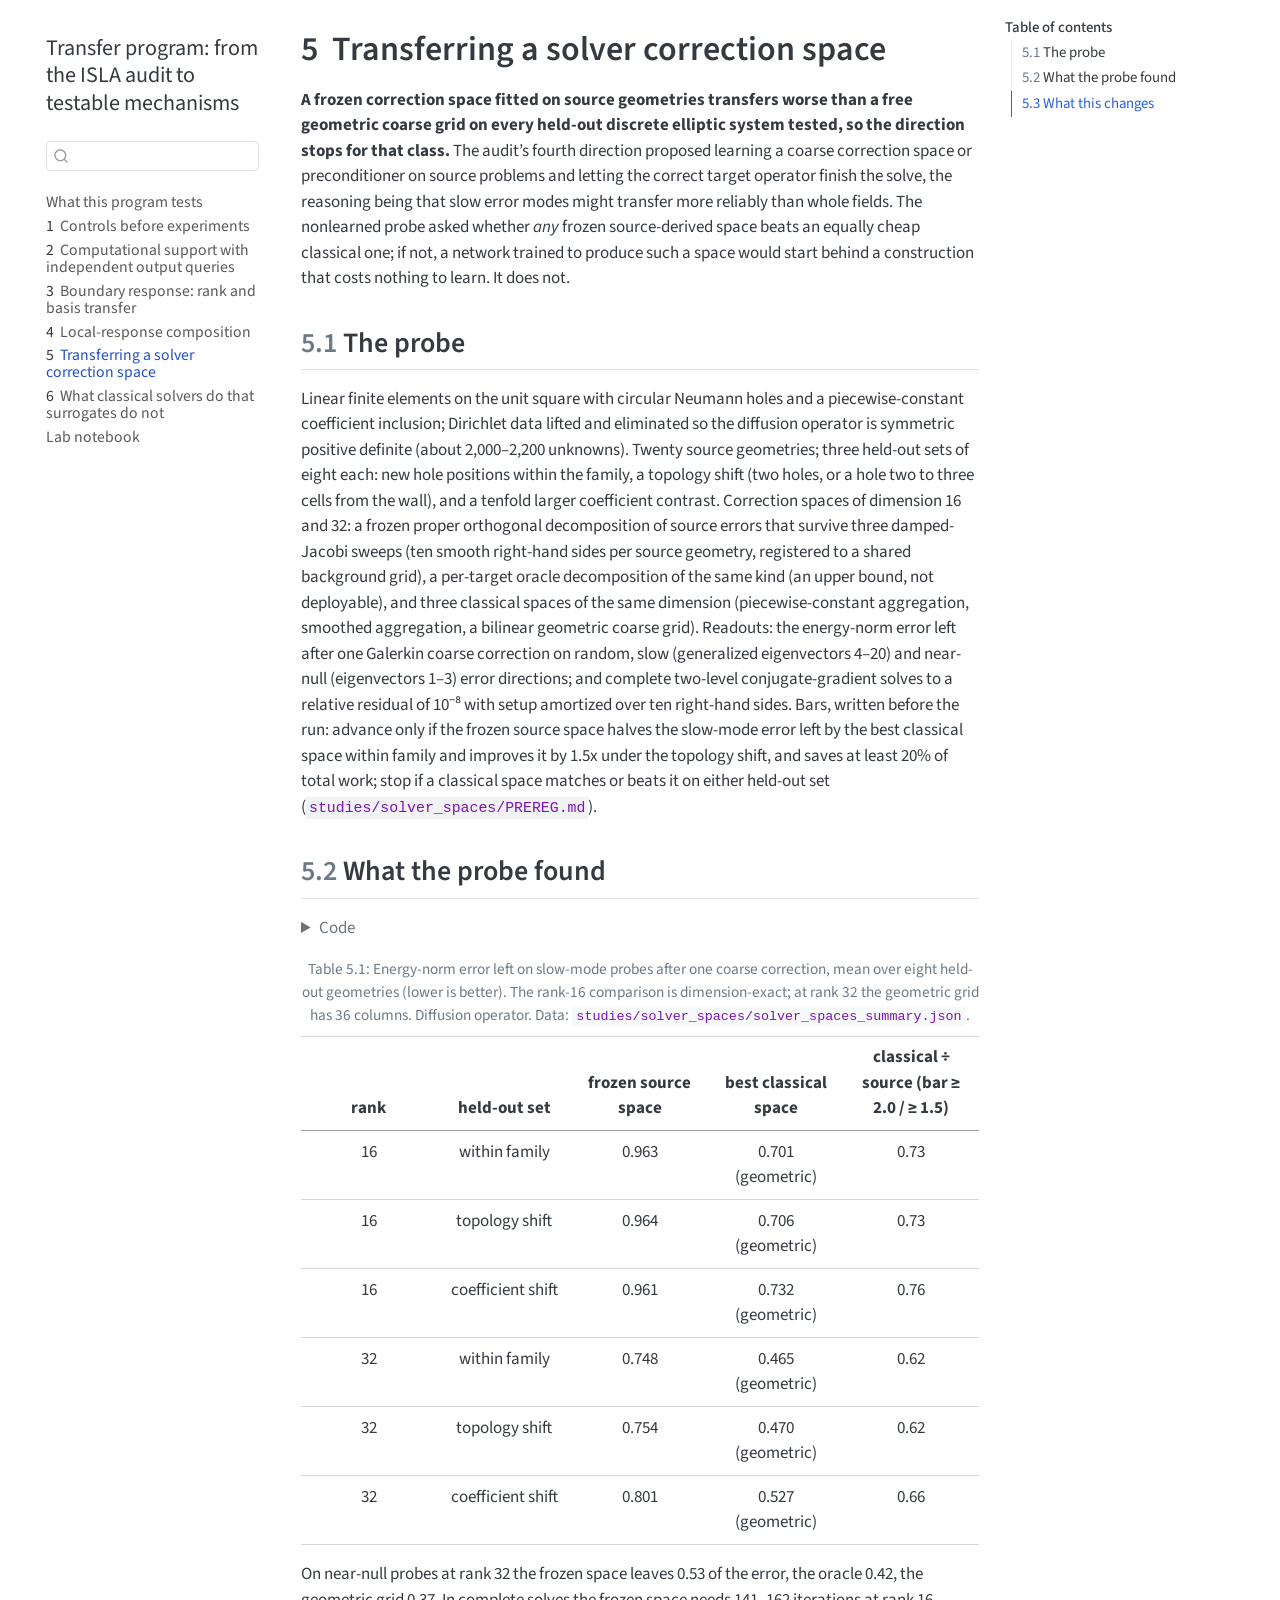
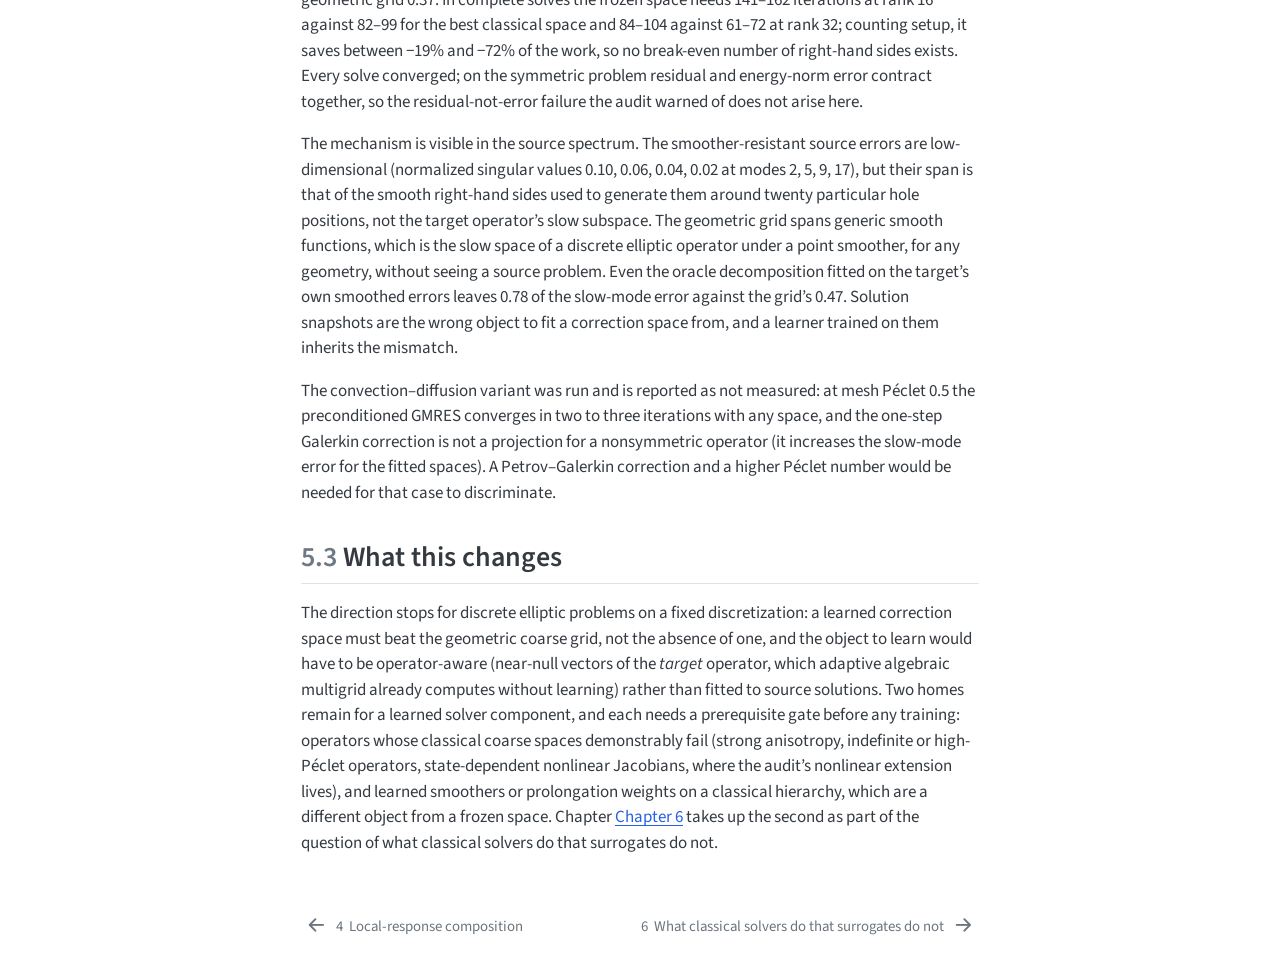
<file: examples/cfd/mesh_transformer/research/transfer_program/_book/05-solver-spaces.html>
<!DOCTYPE html>
<html xmlns="http://www.w3.org/1999/xhtml" lang="en" xml:lang="en"><head>

<meta charset="utf-8">
<meta name="generator" content="quarto-1.10.18">

<meta name="viewport" content="width=device-width, initial-scale=1.0, user-scalable=yes">


<title>5&nbsp; Transferring a solver correction space – Transfer program: from the ISLA audit to testable mechanisms</title>
<style>
/* Default styles provided by pandoc.
** See https://pandoc.org/MANUAL.html#variables-for-html for config info.
*/
span.smallcaps{font-variant: small-caps;}
div.columns{display: flex; gap: 1.5em;}
div.column{flex: auto;}
@media screen {
div.columns{gap: min(4vw, 1.5em);}
div.column{overflow-x: auto;}
}
div.hanging-indent{margin-left: 1.5em; text-indent: -1.5em;}
ul.task-list{list-style: none;}
ul.task-list li input[type="checkbox"] {
  width: 0.8em;
  margin: 0 0.8em 0.2em -1em; /* quarto-specific, see https://github.com/quarto-dev/quarto-cli/issues/4556 */ 
  vertical-align: middle;
}
/* CSS for syntax highlighting */
html { -webkit-text-size-adjust: 100%; }
pre > code.sourceCode { white-space: pre; position: relative; }
pre > code.sourceCode > span { display: inline-block; line-height: 1.25; }
pre > code.sourceCode > span:empty { height: 1.2em; }
.sourceCode { overflow: visible; }
code.sourceCode > span { color: inherit; text-decoration: inherit; }
div.sourceCode { margin: 1em 0; }
pre.sourceCode { margin: 0; }
@media screen {
div.sourceCode { overflow: auto; }
}
@media print {
pre > code.sourceCode { white-space: pre-wrap; }
pre > code.sourceCode > span { text-indent: -5em; padding-left: 5em; }
}
pre.numberSource code
  { counter-reset: source-line 0; }
pre.numberSource code > span
  { position: relative; left: -4em; counter-increment: source-line; }
pre.numberSource code > span > a:first-child::before
  { content: counter(source-line);
    position: relative; left: -1em; text-align: right; vertical-align: baseline;
    border: none; display: inline-block;
    -webkit-touch-callout: none; -webkit-user-select: none;
    -khtml-user-select: none; -moz-user-select: none;
    -ms-user-select: none; user-select: none;
    padding: 0 4px; width: 4em;
  }
pre.numberSource { margin-left: 3em;  padding-left: 4px; }
div.sourceCode
  {   }
@media screen {
pre > code.sourceCode > span > a:first-child::before { text-decoration: underline; }
}
</style>


<script src="site_libs/quarto-nav/quarto-nav.js"></script>
<script src="site_libs/quarto-nav/headroom.min.js"></script>
<script src="site_libs/clipboard/clipboard.min.js"></script>
<script src="site_libs/quarto-search/autocomplete.umd.js"></script>
<script src="site_libs/quarto-search/fuse.min.js"></script>
<script src="site_libs/quarto-search/quarto-search.js"></script>
<meta name="quarto:offset" content="./">
<link href="./06-classical-solvers.html" rel="next">
<link href="./04-composition.html" rel="prev">
<script src="site_libs/quarto-html/quarto.js" type="module"></script>
<script src="site_libs/quarto-html/tabsets/tabsets.js" type="module"></script>
<script src="site_libs/quarto-html/popper.min.js"></script>
<script src="site_libs/quarto-html/tippy.umd.min.js"></script>
<script src="site_libs/quarto-html/anchor.min.js"></script>
<link href="site_libs/quarto-html/tippy.css" rel="stylesheet">
<link href="site_libs/quarto-html/quarto-syntax-highlighting-64a204ab8560d761af7679ceaba22944.css" rel="stylesheet" id="quarto-text-highlighting-styles">
<script src="site_libs/bootstrap/bootstrap.min.js"></script>
<link href="site_libs/bootstrap/bootstrap-icons.css" rel="stylesheet">
<link href="site_libs/bootstrap/bootstrap-19df2ef9049729c9320cb14db6c731c5.min.css" rel="stylesheet" append-hash="true" id="quarto-bootstrap" data-mode="light">
<script id="quarto-search-options" type="application/json">{
  "location": "sidebar",
  "copy-button": false,
  "collapse-after": 3,
  "panel-placement": "start",
  "type": "textbox",
  "limit": 50,
  "keyboard-shortcut": [
    "f",
    "/",
    "s"
  ],
  "show-item-context": false,
  "language": {
    "search-no-results-text": "No results",
    "search-matching-documents-text": "matching documents",
    "search-copy-link-title": "Copy link to search",
    "search-hide-matches-text": "Hide additional matches",
    "search-more-match-text": "more match in this document",
    "search-more-matches-text": "more matches in this document",
    "search-clear-button-title": "Clear",
    "search-text-placeholder": "",
    "search-detached-cancel-button-title": "Cancel",
    "search-submit-button-title": "Submit",
    "search-label": "Search"
  }
}</script>


</head>

<body class="nav-sidebar floating quarto-light">

<div id="quarto-search-results"></div>
  <header id="quarto-header" class="headroom fixed-top">
  <nav class="quarto-secondary-nav">
    <div class="container-fluid d-flex">
      <button type="button" class="quarto-btn-toggle btn" data-bs-toggle="collapse" role="button" data-bs-target=".quarto-sidebar-collapse-item" aria-controls="quarto-sidebar" aria-expanded="false" aria-label="Toggle sidebar navigation" onclick="if (window.quartoToggleHeadroom) { window.quartoToggleHeadroom(); }">
        <i class="bi bi-layout-text-sidebar-reverse"></i>
      </button>
        <nav class="quarto-page-breadcrumbs" aria-label="breadcrumb"><ol class="breadcrumb"><li class="breadcrumb-item"><a href="./05-solver-spaces.html"><span class="chapter-number">5</span>&nbsp; <span class="chapter-title">Transferring a solver correction space</span></a></li></ol></nav>
        <a class="flex-grow-1" role="navigation" data-bs-toggle="collapse" data-bs-target=".quarto-sidebar-collapse-item" aria-controls="quarto-sidebar" aria-expanded="false" aria-label="Toggle sidebar navigation" onclick="if (window.quartoToggleHeadroom) { window.quartoToggleHeadroom(); }">      
        </a>
      <button type="button" class="btn quarto-search-button" aria-label="Search" onclick="window.quartoOpenSearch();">
        <i class="bi bi-search"></i>
      </button>
    </div>
  </nav>
</header>
<!-- content -->
<div id="quarto-content" class="quarto-container page-columns page-rows-contents page-layout-article">
<!-- sidebar -->
  <nav id="quarto-sidebar" class="sidebar collapse collapse-horizontal quarto-sidebar-collapse-item sidebar-navigation floating overflow-auto">
    <div class="pt-lg-2 mt-2 text-left sidebar-header">
    <div class="sidebar-title mb-0 py-0">
      <a href="./">Transfer program: from the ISLA audit to testable mechanisms</a> 
    </div>
      </div>
        <div class="mt-2 flex-shrink-0 align-items-center">
        <div class="sidebar-search">
        <div id="quarto-search" class="" title="Search"></div>
        </div>
        </div>
    <div class="sidebar-menu-container"> 
    <ul class="list-unstyled mt-1">
        <li class="sidebar-item">
  <div class="sidebar-item-container"> 
  <a href="./index.html" class="sidebar-item-text sidebar-link">
 <span class="menu-text">What this program tests</span></a>
  </div>
</li>
        <li class="sidebar-item">
  <div class="sidebar-item-container"> 
  <a href="./01-controls.html" class="sidebar-item-text sidebar-link">
 <span class="menu-text"><span class="chapter-number">1</span>&nbsp; <span class="chapter-title">Controls before experiments</span></span></a>
  </div>
</li>
        <li class="sidebar-item">
  <div class="sidebar-item-container"> 
  <a href="./02-computational-support.html" class="sidebar-item-text sidebar-link">
 <span class="menu-text"><span class="chapter-number">2</span>&nbsp; <span class="chapter-title">Computational support with independent output queries</span></span></a>
  </div>
</li>
        <li class="sidebar-item">
  <div class="sidebar-item-container"> 
  <a href="./03-boundary-response.html" class="sidebar-item-text sidebar-link">
 <span class="menu-text"><span class="chapter-number">3</span>&nbsp; <span class="chapter-title">Boundary response: rank and basis transfer</span></span></a>
  </div>
</li>
        <li class="sidebar-item">
  <div class="sidebar-item-container"> 
  <a href="./04-composition.html" class="sidebar-item-text sidebar-link">
 <span class="menu-text"><span class="chapter-number">4</span>&nbsp; <span class="chapter-title">Local-response composition</span></span></a>
  </div>
</li>
        <li class="sidebar-item">
  <div class="sidebar-item-container"> 
  <a href="./05-solver-spaces.html" class="sidebar-item-text sidebar-link active">
 <span class="menu-text"><span class="chapter-number">5</span>&nbsp; <span class="chapter-title">Transferring a solver correction space</span></span></a>
  </div>
</li>
        <li class="sidebar-item">
  <div class="sidebar-item-container"> 
  <a href="./06-classical-solvers.html" class="sidebar-item-text sidebar-link">
 <span class="menu-text"><span class="chapter-number">6</span>&nbsp; <span class="chapter-title">What classical solvers do that surrogates do not</span></span></a>
  </div>
</li>
        <li class="sidebar-item">
  <div class="sidebar-item-container"> 
  <a href="./99-notebook.html" class="sidebar-item-text sidebar-link">
 <span class="menu-text">Lab notebook</span></a>
  </div>
</li>
    </ul>
    </div>
</nav>
<div id="quarto-sidebar-glass" class="quarto-sidebar-collapse-item" data-bs-toggle="collapse" data-bs-target=".quarto-sidebar-collapse-item"></div>
<!-- margin-sidebar -->
    <div id="quarto-margin-sidebar" class="sidebar margin-sidebar">
        <nav id="TOC" role="doc-toc" class="toc-active">
    <h2 id="toc-title">Table of contents</h2>
   
  <ul>
  <li><a href="#sec-solver-probe" id="toc-sec-solver-probe" class="nav-link active" data-scroll-target="#sec-solver-probe"><span class="header-section-number">5.1</span> The probe</a></li>
  <li><a href="#sec-solver-result" id="toc-sec-solver-result" class="nav-link" data-scroll-target="#sec-solver-result"><span class="header-section-number">5.2</span> What the probe found</a></li>
  <li><a href="#sec-solver-consequence" id="toc-sec-solver-consequence" class="nav-link" data-scroll-target="#sec-solver-consequence"><span class="header-section-number">5.3</span> What this changes</a></li>
  </ul>
</nav>
    </div>
<!-- main -->
<main class="content" id="quarto-document-content">

<header id="title-block-header" class="quarto-title-block default">
<div class="quarto-title">
<h1 class="title"><span id="sec-solver-spaces" class="quarto-section-identifier"><span class="chapter-number">5</span>&nbsp; <span class="chapter-title">Transferring a solver correction space</span></span></h1>
</div>



<div class="quarto-title-meta">

    
  
    
  </div>
  


</header>


<p><strong>A frozen correction space fitted on source geometries transfers worse than a free geometric coarse grid on every held-out discrete elliptic system tested, so the direction stops for that class.</strong> The audit’s fourth direction proposed learning a coarse correction space or preconditioner on source problems and letting the correct target operator finish the solve, the reasoning being that slow error modes might transfer more reliably than whole fields. The nonlearned probe asked whether <em>any</em> frozen source-derived space beats an equally cheap classical one; if not, a network trained to produce such a space would start behind a construction that costs nothing to learn. It does not.</p>
<section id="sec-solver-probe" class="level2" data-number="5.1">
<h2 data-number="5.1" class="anchored" data-anchor-id="sec-solver-probe"><span class="header-section-number">5.1</span> The probe</h2>
<p>Linear finite elements on the unit square with circular Neumann holes and a piecewise-constant coefficient inclusion; Dirichlet data lifted and eliminated so the diffusion operator is symmetric positive definite (about 2,000–2,200 unknowns). Twenty source geometries; three held-out sets of eight each: new hole positions within the family, a topology shift (two holes, or a hole two to three cells from the wall), and a tenfold larger coefficient contrast. Correction spaces of dimension 16 and 32: a frozen proper orthogonal decomposition of source errors that survive three damped-Jacobi sweeps (ten smooth right-hand sides per source geometry, registered to a shared background grid), a per-target oracle decomposition of the same kind (an upper bound, not deployable), and three classical spaces of the same dimension (piecewise-constant aggregation, smoothed aggregation, a bilinear geometric coarse grid). Readouts: the energy-norm error left after one Galerkin coarse correction on random, slow (generalized eigenvectors 4–20) and near-null (eigenvectors 1–3) error directions; and complete two-level conjugate-gradient solves to a relative residual of 10⁻⁸ with setup amortized over ten right-hand sides. Bars, written before the run: advance only if the frozen source space halves the slow-mode error left by the best classical space within family and improves it by 1.5x under the topology shift, and saves at least 20% of total work; stop if a classical space matches or beats it on either held-out set (<code>studies/solver_spaces/PREREG.md</code>).</p>
</section>
<section id="sec-solver-result" class="level2" data-number="5.2">
<h2 data-number="5.2" class="anchored" data-anchor-id="sec-solver-result"><span class="header-section-number">5.2</span> What the probe found</h2>
<details class="code-fold">
<summary>Code</summary>
<div class="code-copy-outer-scaffold"><div class="sourceCode cell-code" id="cb1"><pre class="sourceCode python code-with-copy"><code class="sourceCode python"><span id="cb1-1"><a href="#cb1-1" aria-hidden="true" tabindex="-1"></a><span class="im">import</span> json</span>
<span id="cb1-2"><a href="#cb1-2" aria-hidden="true" tabindex="-1"></a><span class="im">from</span> pathlib <span class="im">import</span> Path</span>
<span id="cb1-3"><a href="#cb1-3" aria-hidden="true" tabindex="-1"></a>s <span class="op">=</span> json.loads(Path(<span class="st">"studies/solver_spaces/solver_spaces_summary.json"</span>).read_text())</span></code></pre></div><button title="Copy to Clipboard" class="code-copy-button"><i class="bi"></i></button></div>
</details>
<div id="tbl-solver-contraction" class="quarto-float quarto-figure quarto-figure-center anchored">
<figure class="quarto-float quarto-float-tbl figure">
<figcaption class="quarto-float-caption-top quarto-float-caption quarto-float-tbl" id="tbl-solver-contraction-caption-0ceaefa1-69ba-4598-a22c-09a6ac19f8ca">
Table&nbsp;5.1: Energy-norm error left on slow-mode probes after one coarse correction, mean over eight held-out geometries (lower is better). The rank-16 comparison is dimension-exact; at rank 32 the geometric grid has 36 columns. Diffusion operator. Data: <code>studies/solver_spaces/solver_spaces_summary.json</code>.
</figcaption>
<div aria-describedby="tbl-solver-contraction-caption-0ceaefa1-69ba-4598-a22c-09a6ac19f8ca">
<table class="caption-top table">
<colgroup>
<col style="width: 20%">
<col style="width: 20%">
<col style="width: 20%">
<col style="width: 20%">
<col style="width: 20%">
</colgroup>
<thead>
<tr class="header">
<th>rank</th>
<th>held-out set</th>
<th>frozen source space</th>
<th>best classical space</th>
<th>classical ÷ source (bar ≥ 2.0 / ≥ 1.5)</th>
</tr>
</thead>
<tbody>
<tr class="odd">
<td>16</td>
<td>within family</td>
<td>0.963</td>
<td>0.701 (geometric)</td>
<td>0.73</td>
</tr>
<tr class="even">
<td>16</td>
<td>topology shift</td>
<td>0.964</td>
<td>0.706 (geometric)</td>
<td>0.73</td>
</tr>
<tr class="odd">
<td>16</td>
<td>coefficient shift</td>
<td>0.961</td>
<td>0.732 (geometric)</td>
<td>0.76</td>
</tr>
<tr class="even">
<td>32</td>
<td>within family</td>
<td>0.748</td>
<td>0.465 (geometric)</td>
<td>0.62</td>
</tr>
<tr class="odd">
<td>32</td>
<td>topology shift</td>
<td>0.754</td>
<td>0.470 (geometric)</td>
<td>0.62</td>
</tr>
<tr class="even">
<td>32</td>
<td>coefficient shift</td>
<td>0.801</td>
<td>0.527 (geometric)</td>
<td>0.66</td>
</tr>
</tbody>
</table>
</div>
</figure>
</div>
<p>On near-null probes at rank 32 the frozen space leaves 0.53 of the error, the oracle 0.42, the geometric grid 0.37. In complete solves the frozen space needs 141–162 iterations at rank 16 against 82–99 for the best classical space and 84–104 against 61–72 at rank 32; counting setup, it saves between −19% and −72% of the work, so no break-even number of right-hand sides exists. Every solve converged; on the symmetric problem residual and energy-norm error contract together, so the residual-not-error failure the audit warned of does not arise here.</p>
<p>The mechanism is visible in the source spectrum. The smoother-resistant source errors are low-dimensional (normalized singular values 0.10, 0.06, 0.04, 0.02 at modes 2, 5, 9, 17), but their span is that of the smooth right-hand sides used to generate them around twenty particular hole positions, not the target operator’s slow subspace. The geometric grid spans generic smooth functions, which is the slow space of a discrete elliptic operator under a point smoother, for any geometry, without seeing a source problem. Even the oracle decomposition fitted on the target’s own smoothed errors leaves 0.78 of the slow-mode error against the grid’s 0.47. Solution snapshots are the wrong object to fit a correction space from, and a learner trained on them inherits the mismatch.</p>
<p>The convection–diffusion variant was run and is reported as not measured: at mesh Péclet 0.5 the preconditioned GMRES converges in two to three iterations with any space, and the one-step Galerkin correction is not a projection for a nonsymmetric operator (it increases the slow-mode error for the fitted spaces). A Petrov–Galerkin correction and a higher Péclet number would be needed for that case to discriminate.</p>
</section>
<section id="sec-solver-consequence" class="level2" data-number="5.3">
<h2 data-number="5.3" class="anchored" data-anchor-id="sec-solver-consequence"><span class="header-section-number">5.3</span> What this changes</h2>
<p>The direction stops for discrete elliptic problems on a fixed discretization: a learned correction space must beat the geometric coarse grid, not the absence of one, and the object to learn would have to be operator-aware (near-null vectors of the <em>target</em> operator, which adaptive algebraic multigrid already computes without learning) rather than fitted to source solutions. Two homes remain for a learned solver component, and each needs a prerequisite gate before any training: operators whose classical coarse spaces demonstrably fail (strong anisotropy, indefinite or high-Péclet operators, state-dependent nonlinear Jacobians, where the audit’s nonlinear extension lives), and learned smoothers or prolongation weights on a classical hierarchy, which are a different object from a frozen space. Chapter <a href="06-classical-solvers.html" class="quarto-xref"><span>Chapter 6</span></a> takes up the second as part of the question of what classical solvers do that surrogates do not.</p>


</section>

</main> <!-- /main -->
<script id="quarto-html-after-body" type="application/javascript">
  window.document.addEventListener("DOMContentLoaded", function (event) {
    const icon = "";
    const anchorJS = new window.AnchorJS();
    anchorJS.options = {
      placement: 'right',
      icon: icon
    };
    anchorJS.add('.anchored');
    const isCodeAnnotation = (el) => {
      for (const clz of el.classList) {
        if (clz.startsWith('code-annotation-')) {                     
          return true;
        }
      }
      return false;
    }
    const onCopySuccess = function(e) {
      // button target
      const button = e.trigger;
      // don't keep focus
      button.blur();
      // flash "checked"
      button.classList.add('code-copy-button-checked');
      var currentTitle = button.getAttribute("title");
      button.setAttribute("title", "Copied!");
      let tooltip;
      if (window.bootstrap) {
        button.setAttribute("data-bs-toggle", "tooltip");
        button.setAttribute("data-bs-placement", "left");
        button.setAttribute("data-bs-title", "Copied!");
        tooltip = new bootstrap.Tooltip(button, 
          { trigger: "manual", 
            customClass: "code-copy-button-tooltip",
            offset: [0, -8]});
        tooltip.show();    
      }
      setTimeout(function() {
        if (tooltip) {
          tooltip.hide();
          button.removeAttribute("data-bs-title");
          button.removeAttribute("data-bs-toggle");
          button.removeAttribute("data-bs-placement");
        }
        button.setAttribute("title", currentTitle);
        button.classList.remove('code-copy-button-checked');
      }, 1000);
      // clear code selection
      e.clearSelection();
    }
    const getTextToCopy = function(trigger) {
      const outerScaffold = trigger.parentElement.cloneNode(true);
      const codeEl = outerScaffold.querySelector('code');
      for (const childEl of codeEl.children) {
        if (isCodeAnnotation(childEl)) {
          childEl.remove();
        }
      }
      return codeEl.innerText;
    }
    const clipboard = new window.ClipboardJS('.code-copy-button:not([data-in-quarto-modal])', {
      text: getTextToCopy
    });
    clipboard.on('success', onCopySuccess);
    if (window.document.getElementById('quarto-embedded-source-code-modal')) {
      const clipboardModal = new window.ClipboardJS('.code-copy-button[data-in-quarto-modal]', {
        text: getTextToCopy,
        container: window.document.getElementById('quarto-embedded-source-code-modal')
      });
      clipboardModal.on('success', onCopySuccess);
    }
      var localhostRegex = new RegExp(/^(?:http|https):\/\/localhost\:?[0-9]*\//);
      var mailtoRegex = new RegExp(/^mailto:/);
        var filterRegex = new RegExp('/' + window.location.host + '/');
      var isInternal = (href) => {
          return filterRegex.test(href) || localhostRegex.test(href) || mailtoRegex.test(href);
      }
      // Inspect non-navigation links and adorn them if external
     var links = window.document.querySelectorAll('a[href]:not(.nav-link):not(.navbar-brand):not(.toc-action):not(.sidebar-link):not(.sidebar-item-toggle):not(.pagination-link):not(.no-external):not([aria-hidden]):not(.dropdown-item):not(.quarto-navigation-tool):not(.about-link)');
      for (var i=0; i<links.length; i++) {
        const link = links[i];
        if (!isInternal(link.href)) {
          // undo the damage that might have been done by quarto-nav.js in the case of
          // links that we want to consider external
          if (link.dataset.originalHref !== undefined) {
            link.href = link.dataset.originalHref;
          }
        }
      }
    function tippyHover(el, contentFn, onTriggerFn, onUntriggerFn) {
      const config = {
        allowHTML: true,
        maxWidth: 500,
        delay: 100,
        arrow: false,
        appendTo: function(el) {
            return el.parentElement;
        },
        interactive: true,
        interactiveBorder: 10,
        theme: 'quarto',
        placement: 'bottom-start',
      };
      if (contentFn) {
        config.content = contentFn;
      }
      if (onTriggerFn) {
        config.onTrigger = onTriggerFn;
      }
      if (onUntriggerFn) {
        config.onUntrigger = onUntriggerFn;
      }
      window.tippy(el, config); 
    }
    const noterefs = window.document.querySelectorAll('a[role="doc-noteref"]');
    for (var i=0; i<noterefs.length; i++) {
      const ref = noterefs[i];
      tippyHover(ref, function() {
        // use id or data attribute instead here
        let href = ref.getAttribute('data-footnote-href') || ref.getAttribute('href');
        try { href = new URL(href).hash; } catch {}
        const id = href.replace(/^#\/?/, "");
        const note = window.document.getElementById(id);
        if (note) {
          return note.innerHTML;
        } else {
          return "";
        }
      });
    }
    const xrefs = window.document.querySelectorAll('a.quarto-xref');
    const processXRef = (id, note) => {
      // Strip column container classes
      const stripColumnClz = (el) => {
        el.classList.remove("page-full", "page-columns");
        if (el.children) {
          for (const child of el.children) {
            stripColumnClz(child);
          }
        }
      }
      stripColumnClz(note)
      if (id === null || id.startsWith('sec-')) {
        // Special case sections, only their first couple elements
        const container = document.createElement("div");
        if (note.children && note.children.length > 2) {
          container.appendChild(note.children[0].cloneNode(true));
          for (let i = 1; i < note.children.length; i++) {
            const child = note.children[i];
            if (child.tagName === "P" && child.innerText === "") {
              continue;
            } else {
              container.appendChild(child.cloneNode(true));
              break;
            }
          }
          if (window.Quarto?.typesetMath) {
            window.Quarto.typesetMath(container);
          }
          return container.innerHTML
        } else {
          if (window.Quarto?.typesetMath) {
            window.Quarto.typesetMath(note);
          }
          return note.innerHTML;
        }
      } else {
        // Remove any anchor links if they are present
        const anchorLink = note.querySelector('a.anchorjs-link');
        if (anchorLink) {
          anchorLink.remove();
        }
        if (window.Quarto?.typesetMath) {
          window.Quarto.typesetMath(note);
        }
        if (note.classList.contains("callout")) {
          return note.outerHTML;
        } else {
          return note.innerHTML;
        }
      }
    }
    for (var i=0; i<xrefs.length; i++) {
      const xref = xrefs[i];
      tippyHover(xref, undefined, function(instance) {
        instance.disable();
        let url = xref.getAttribute('href');
        let hash = undefined; 
        if (url.startsWith('#')) {
          hash = url;
        } else {
          try { hash = new URL(url).hash; } catch {}
        }
        if (hash) {
          const id = hash.replace(/^#\/?/, "");
          const note = window.document.getElementById(id);
          if (note !== null) {
            try {
              const html = processXRef(id, note.cloneNode(true));
              instance.setContent(html);
            } finally {
              instance.enable();
              instance.show();
            }
          } else {
            // See if we can fetch this
            fetch(url.split('#')[0])
            .then(res => res.text())
            .then(html => {
              const parser = new DOMParser();
              const htmlDoc = parser.parseFromString(html, "text/html");
              const note = htmlDoc.getElementById(id);
              if (note !== null) {
                const html = processXRef(id, note);
                instance.setContent(html);
              } 
            }).finally(() => {
              instance.enable();
              instance.show();
            });
          }
        } else {
          // See if we can fetch a full url (with no hash to target)
          // This is a special case and we should probably do some content thinning / targeting
          fetch(url)
          .then(res => res.text())
          .then(html => {
            const parser = new DOMParser();
            const htmlDoc = parser.parseFromString(html, "text/html");
            const note = htmlDoc.querySelector('main.content');
            if (note !== null) {
              // This should only happen for chapter cross references
              // (since there is no id in the URL)
              // remove the first header
              if (note.children.length > 0 && note.children[0].tagName === "HEADER") {
                note.children[0].remove();
              }
              const html = processXRef(null, note);
              instance.setContent(html);
            } 
          }).finally(() => {
            instance.enable();
            instance.show();
          });
        }
      }, function(instance) {
      });
    }
        let selectedAnnoteEl;
        const selectorForAnnotation = ( cell, annotation) => {
          let cellAttr = 'data-code-cell="' + cell + '"';
          let lineAttr = 'data-code-annotation="' +  annotation + '"';
          const selector = 'span[' + cellAttr + '][' + lineAttr + ']';
          return selector;
        }
        const selectCodeLines = (annoteEl) => {
          const doc = window.document;
          const targetCell = annoteEl.getAttribute("data-target-cell");
          const targetAnnotation = annoteEl.getAttribute("data-target-annotation");
          const annoteSpan = window.document.querySelector(selectorForAnnotation(targetCell, targetAnnotation));
          const lines = annoteSpan.getAttribute("data-code-lines").split(",");
          const lineIds = lines.map((line) => {
            return targetCell + "-" + line;
          })
          let top = null;
          let height = null;
          let parent = null;
          if (lineIds.length > 0) {
              //compute the position of the single el (top and bottom and make a div)
              const el = window.document.getElementById(lineIds[0]);
              top = el.offsetTop;
              height = el.offsetHeight;
              parent = el.parentElement.parentElement;
            if (lineIds.length > 1) {
              const lastEl = window.document.getElementById(lineIds[lineIds.length - 1]);
              const bottom = lastEl.offsetTop + lastEl.offsetHeight;
              height = bottom - top;
            }
            if (top !== null && height !== null && parent !== null) {
              // cook up a div (if necessary) and position it 
              let div = window.document.getElementById("code-annotation-line-highlight");
              if (div === null) {
                div = window.document.createElement("div");
                div.setAttribute("id", "code-annotation-line-highlight");
                div.style.position = 'absolute';
                parent.appendChild(div);
              }
              div.style.top = top - 2 + "px";
              div.style.height = height + 4 + "px";
              div.style.left = 0;
              let gutterDiv = window.document.getElementById("code-annotation-line-highlight-gutter");
              if (gutterDiv === null) {
                gutterDiv = window.document.createElement("div");
                gutterDiv.setAttribute("id", "code-annotation-line-highlight-gutter");
                gutterDiv.style.position = 'absolute';
                const codeCell = window.document.getElementById(targetCell);
                const gutter = codeCell.querySelector('.code-annotation-gutter');
                gutter.appendChild(gutterDiv);
              }
              gutterDiv.style.top = top - 2 + "px";
              gutterDiv.style.height = height + 4 + "px";
            }
            selectedAnnoteEl = annoteEl;
          }
        };
        const unselectCodeLines = () => {
          const elementsIds = ["code-annotation-line-highlight", "code-annotation-line-highlight-gutter"];
          elementsIds.forEach((elId) => {
            const div = window.document.getElementById(elId);
            if (div) {
              div.remove();
            }
          });
          selectedAnnoteEl = undefined;
        };
          // Handle positioning of the toggle
      window.addEventListener(
        "resize",
        throttle(() => {
          elRect = undefined;
          if (selectedAnnoteEl) {
            selectCodeLines(selectedAnnoteEl);
          }
        }, 10)
      );
      function throttle(fn, ms) {
      let throttle = false;
      let timer;
        return (...args) => {
          if(!throttle) { // first call gets through
              fn.apply(this, args);
              throttle = true;
          } else { // all the others get throttled
              if(timer) clearTimeout(timer); // cancel #2
              timer = setTimeout(() => {
                fn.apply(this, args);
                timer = throttle = false;
              }, ms);
          }
        };
      }
        // Attach click handler to the DT
        const annoteDls = window.document.querySelectorAll('dt[data-target-cell]');
        for (const annoteDlNode of annoteDls) {
          annoteDlNode.addEventListener('click', (event) => {
            const clickedEl = event.target;
            if (clickedEl !== selectedAnnoteEl) {
              unselectCodeLines();
              const activeEl = window.document.querySelector('dt[data-target-cell].code-annotation-active');
              if (activeEl) {
                activeEl.classList.remove('code-annotation-active');
              }
              selectCodeLines(clickedEl);
              clickedEl.classList.add('code-annotation-active');
            } else {
              // Unselect the line
              unselectCodeLines();
              clickedEl.classList.remove('code-annotation-active');
            }
          });
        }
    const findCites = (el) => {
      const parentEl = el.parentElement;
      if (parentEl) {
        const cites = parentEl.dataset.cites;
        if (cites) {
          return {
            el,
            cites: cites.split(' ')
          };
        } else {
          return findCites(el.parentElement)
        }
      } else {
        return undefined;
      }
    };
    var bibliorefs = window.document.querySelectorAll('a[role="doc-biblioref"]');
    for (var i=0; i<bibliorefs.length; i++) {
      const ref = bibliorefs[i];
      const citeInfo = findCites(ref);
      if (citeInfo) {
        tippyHover(citeInfo.el, function() {
          var popup = window.document.createElement('div');
          citeInfo.cites.forEach(function(cite) {
            var citeDiv = window.document.createElement('div');
            citeDiv.classList.add('hanging-indent');
            citeDiv.classList.add('csl-entry');
            var biblioDiv = window.document.getElementById('ref-' + cite);
            if (biblioDiv) {
              citeDiv.innerHTML = biblioDiv.innerHTML;
            }
            popup.appendChild(citeDiv);
          });
          return popup.innerHTML;
        });
      }
    }
  });
  </script>
<nav class="page-navigation">
  <div class="nav-page nav-page-previous">
      <a href="./04-composition.html" class="pagination-link" aria-label="Local-response composition">
        <i class="bi bi-arrow-left-short"></i> <span class="nav-page-text"><span class="chapter-number">4</span>&nbsp; <span class="chapter-title">Local-response composition</span></span>
      </a>          
  </div>
  <div class="nav-page nav-page-next">
      <a href="./06-classical-solvers.html" class="pagination-link" aria-label="What classical solvers do that surrogates do not">
        <span class="nav-page-text"><span class="chapter-number">6</span>&nbsp; <span class="chapter-title">What classical solvers do that surrogates do not</span></span> <i class="bi bi-arrow-right-short"></i>
      </a>
  </div>
</nav>
</div> <!-- /content -->




</body></html>
</file>
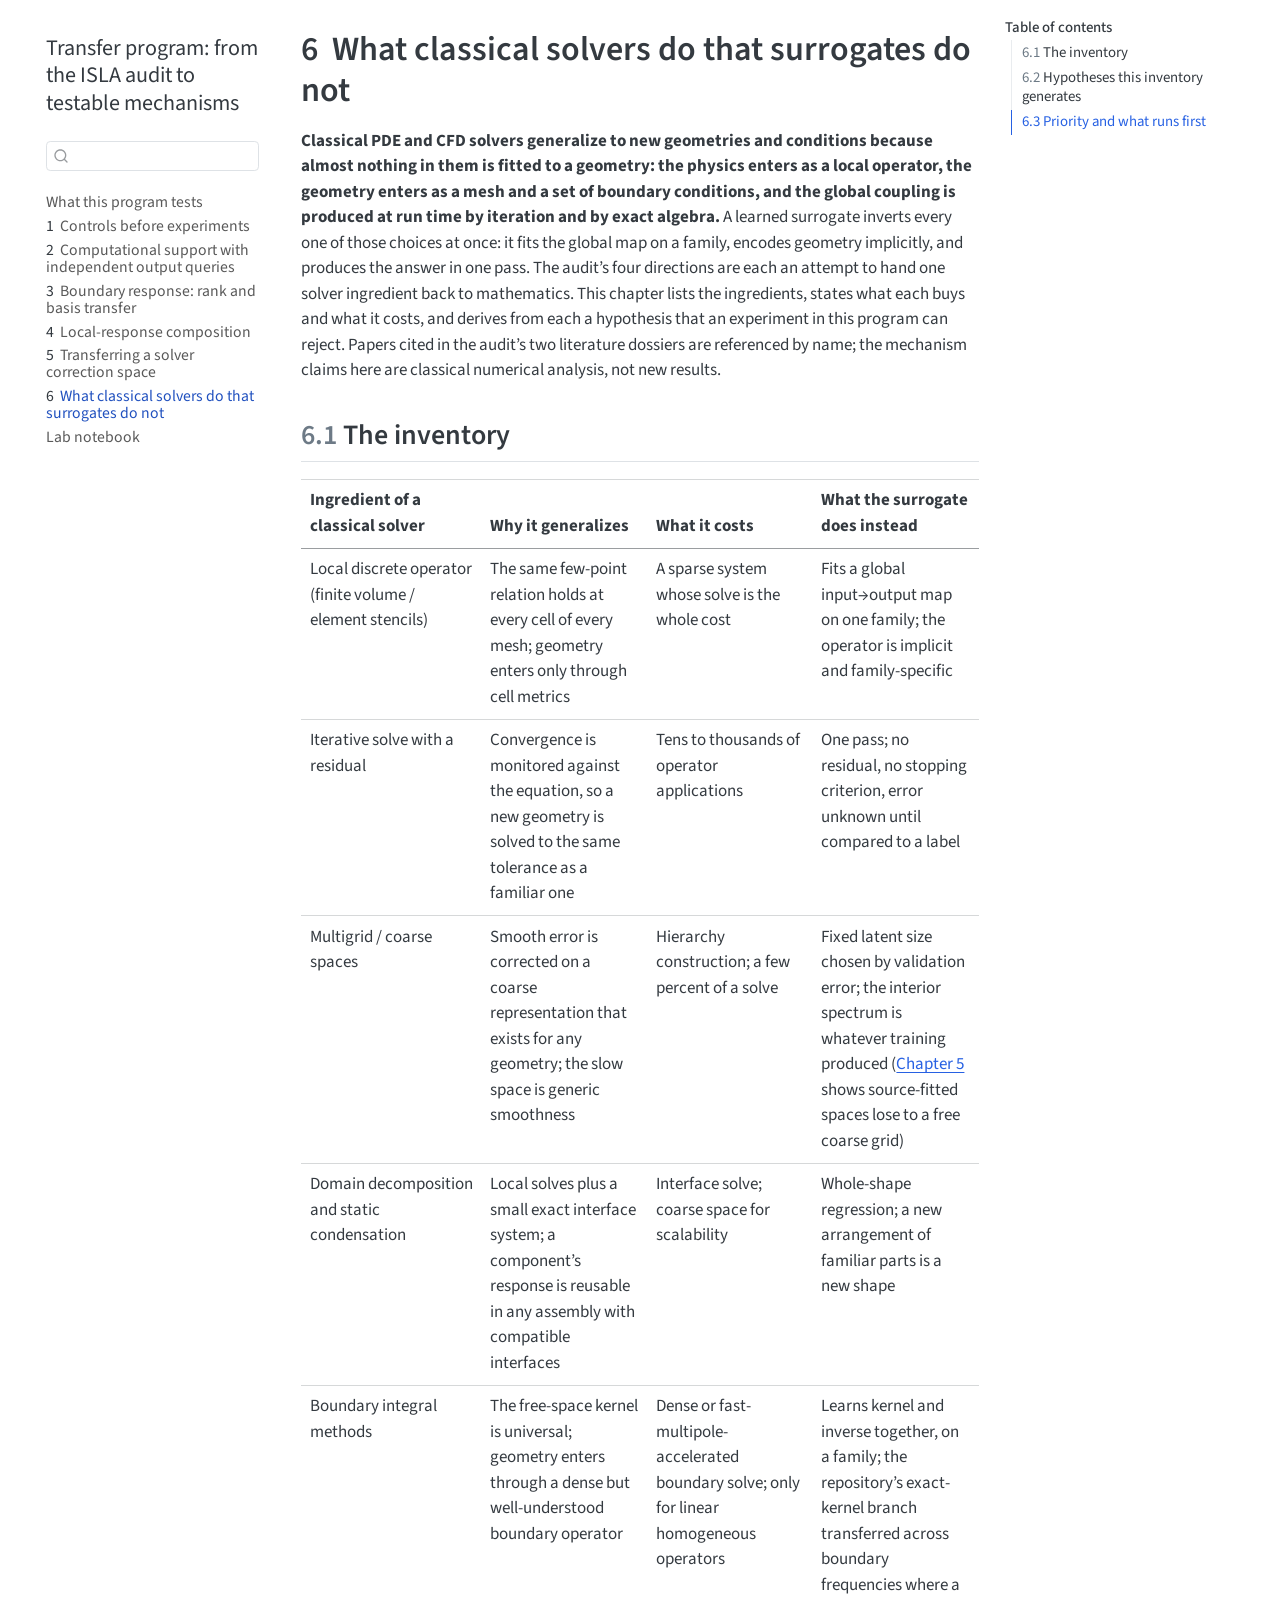
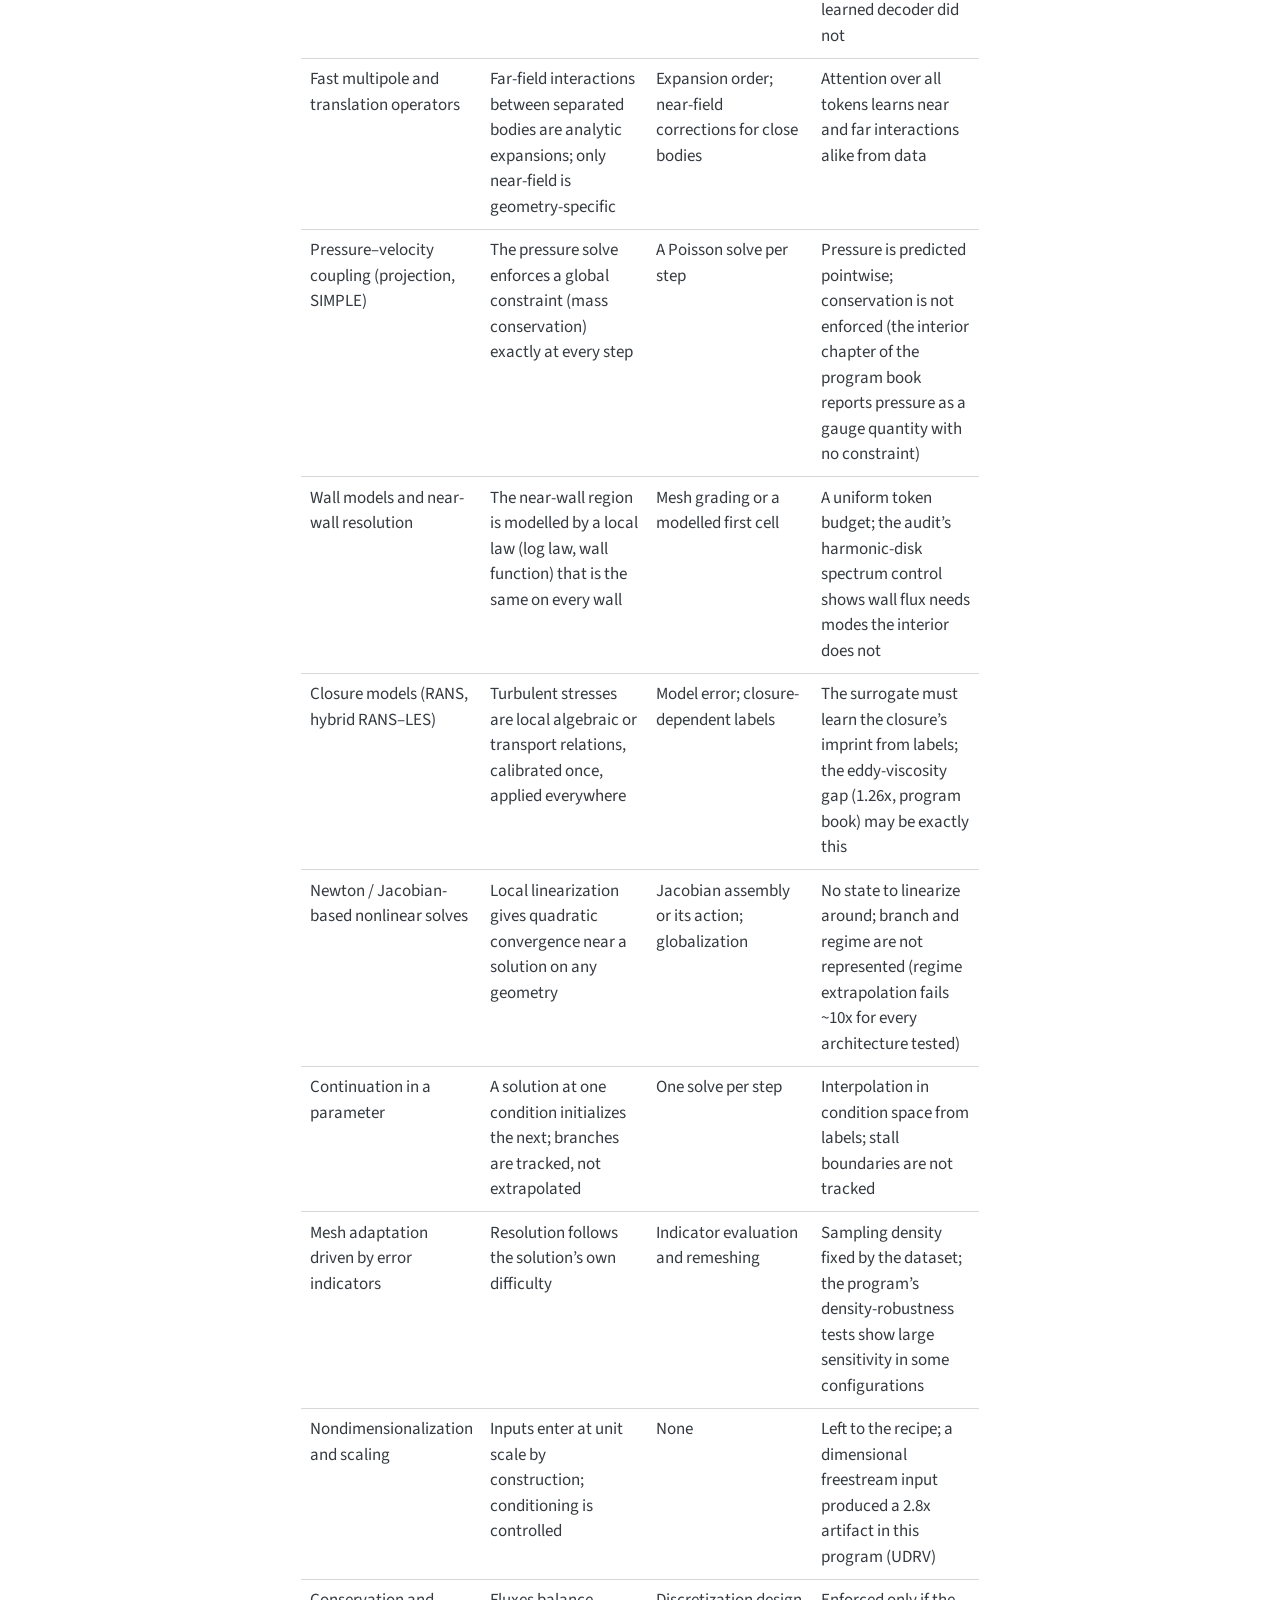
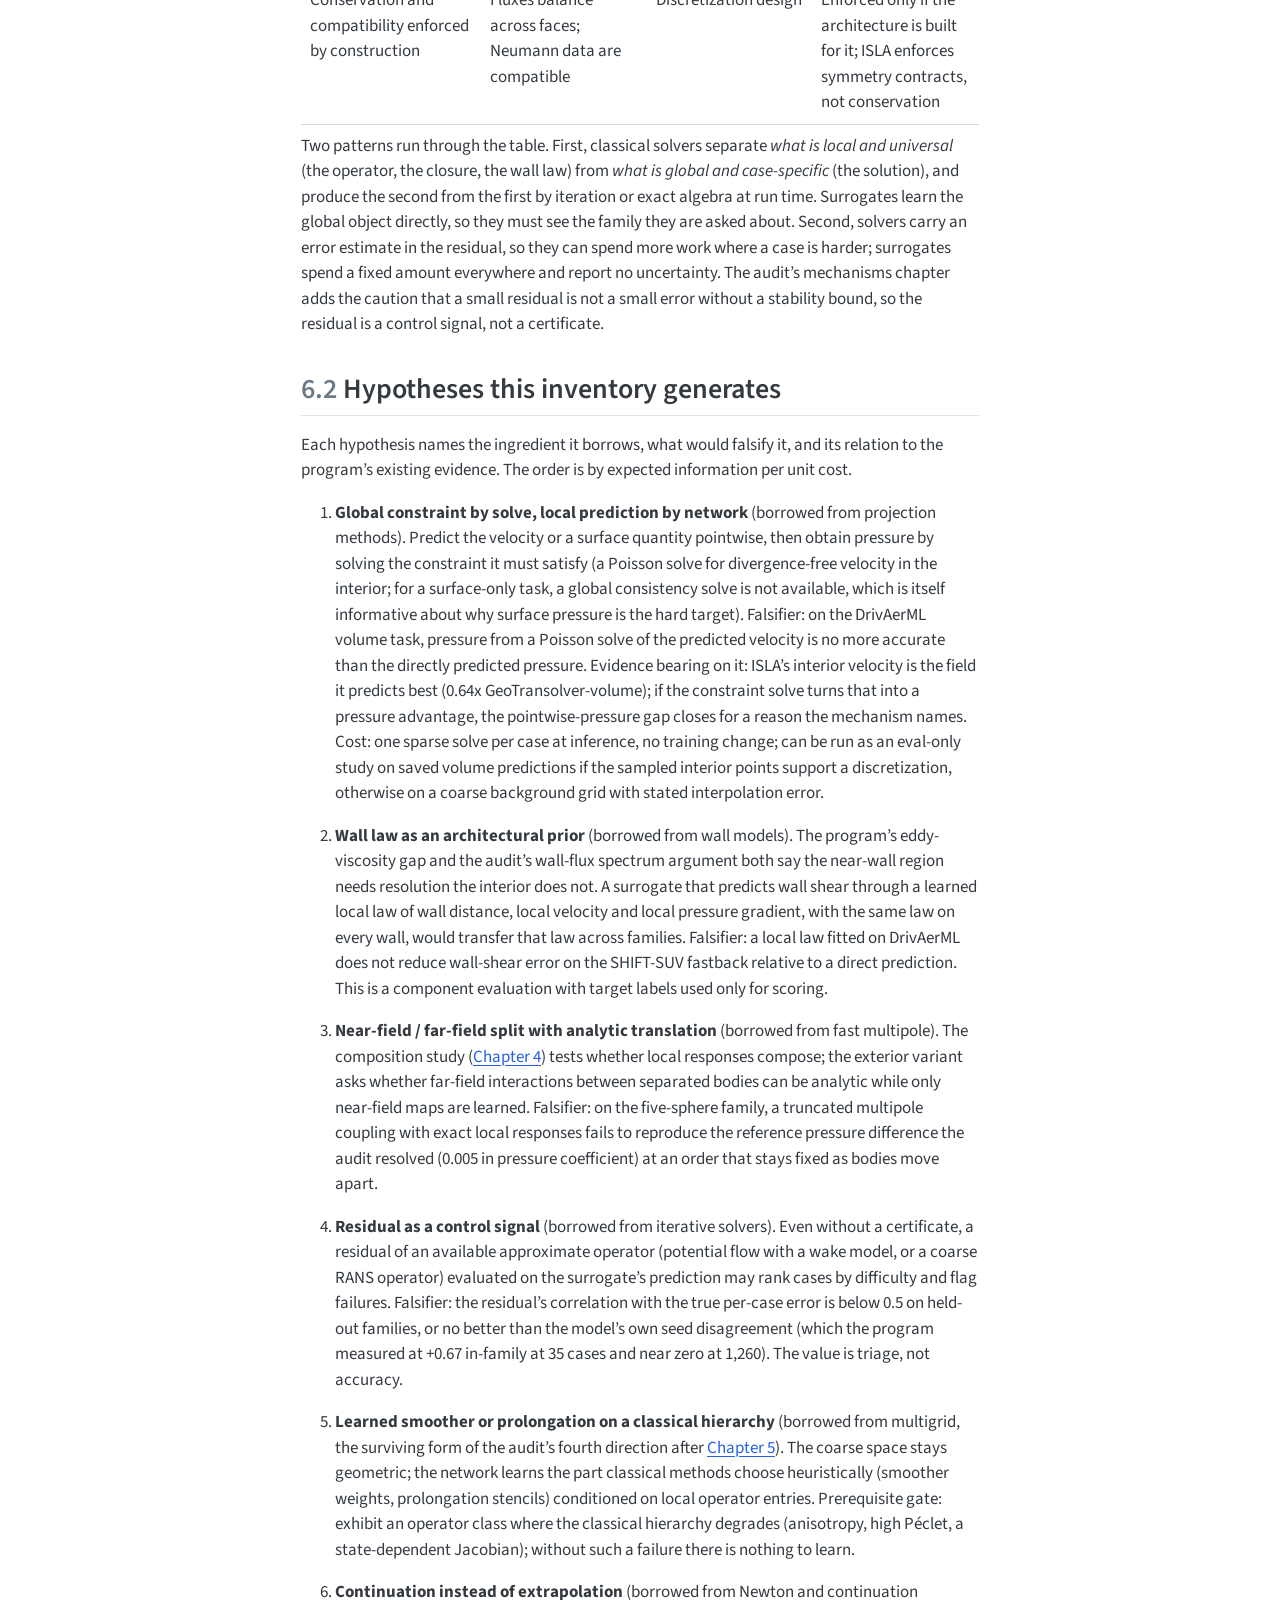
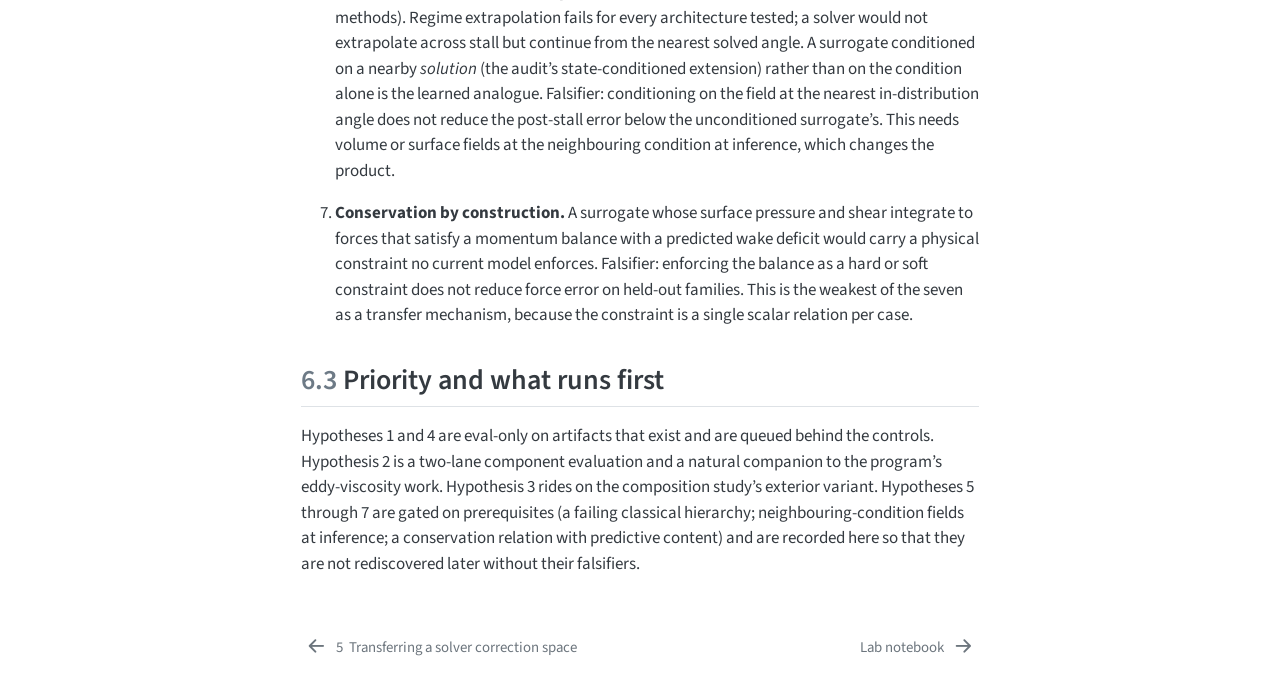
<file: examples/cfd/mesh_transformer/research/transfer_program/_book/06-classical-solvers.html>
<!DOCTYPE html>
<html xmlns="http://www.w3.org/1999/xhtml" lang="en" xml:lang="en"><head>

<meta charset="utf-8">
<meta name="generator" content="quarto-1.10.18">

<meta name="viewport" content="width=device-width, initial-scale=1.0, user-scalable=yes">


<title>6&nbsp; What classical solvers do that surrogates do not – Transfer program: from the ISLA audit to testable mechanisms</title>
<style>
/* Default styles provided by pandoc.
** See https://pandoc.org/MANUAL.html#variables-for-html for config info.
*/
span.smallcaps{font-variant: small-caps;}
div.columns{display: flex; gap: 1.5em;}
div.column{flex: auto;}
@media screen {
div.columns{gap: min(4vw, 1.5em);}
div.column{overflow-x: auto;}
}
div.hanging-indent{margin-left: 1.5em; text-indent: -1.5em;}
ul.task-list{list-style: none;}
ul.task-list li input[type="checkbox"] {
  width: 0.8em;
  margin: 0 0.8em 0.2em -1em; /* quarto-specific, see https://github.com/quarto-dev/quarto-cli/issues/4556 */ 
  vertical-align: middle;
}
</style>


<script src="site_libs/quarto-nav/quarto-nav.js"></script>
<script src="site_libs/quarto-nav/headroom.min.js"></script>
<script src="site_libs/clipboard/clipboard.min.js"></script>
<script src="site_libs/quarto-search/autocomplete.umd.js"></script>
<script src="site_libs/quarto-search/fuse.min.js"></script>
<script src="site_libs/quarto-search/quarto-search.js"></script>
<meta name="quarto:offset" content="./">
<link href="./99-notebook.html" rel="next">
<link href="./05-solver-spaces.html" rel="prev">
<script src="site_libs/quarto-html/quarto.js" type="module"></script>
<script src="site_libs/quarto-html/tabsets/tabsets.js" type="module"></script>
<script src="site_libs/quarto-html/popper.min.js"></script>
<script src="site_libs/quarto-html/tippy.umd.min.js"></script>
<script src="site_libs/quarto-html/anchor.min.js"></script>
<link href="site_libs/quarto-html/tippy.css" rel="stylesheet">
<link href="site_libs/quarto-html/quarto-syntax-highlighting-64a204ab8560d761af7679ceaba22944.css" rel="stylesheet" id="quarto-text-highlighting-styles">
<script src="site_libs/bootstrap/bootstrap.min.js"></script>
<link href="site_libs/bootstrap/bootstrap-icons.css" rel="stylesheet">
<link href="site_libs/bootstrap/bootstrap-19df2ef9049729c9320cb14db6c731c5.min.css" rel="stylesheet" append-hash="true" id="quarto-bootstrap" data-mode="light">
<script id="quarto-search-options" type="application/json">{
  "location": "sidebar",
  "copy-button": false,
  "collapse-after": 3,
  "panel-placement": "start",
  "type": "textbox",
  "limit": 50,
  "keyboard-shortcut": [
    "f",
    "/",
    "s"
  ],
  "show-item-context": false,
  "language": {
    "search-no-results-text": "No results",
    "search-matching-documents-text": "matching documents",
    "search-copy-link-title": "Copy link to search",
    "search-hide-matches-text": "Hide additional matches",
    "search-more-match-text": "more match in this document",
    "search-more-matches-text": "more matches in this document",
    "search-clear-button-title": "Clear",
    "search-text-placeholder": "",
    "search-detached-cancel-button-title": "Cancel",
    "search-submit-button-title": "Submit",
    "search-label": "Search"
  }
}</script>


</head>

<body class="nav-sidebar floating quarto-light">

<div id="quarto-search-results"></div>
  <header id="quarto-header" class="headroom fixed-top">
  <nav class="quarto-secondary-nav">
    <div class="container-fluid d-flex">
      <button type="button" class="quarto-btn-toggle btn" data-bs-toggle="collapse" role="button" data-bs-target=".quarto-sidebar-collapse-item" aria-controls="quarto-sidebar" aria-expanded="false" aria-label="Toggle sidebar navigation" onclick="if (window.quartoToggleHeadroom) { window.quartoToggleHeadroom(); }">
        <i class="bi bi-layout-text-sidebar-reverse"></i>
      </button>
        <nav class="quarto-page-breadcrumbs" aria-label="breadcrumb"><ol class="breadcrumb"><li class="breadcrumb-item"><a href="./06-classical-solvers.html"><span class="chapter-number">6</span>&nbsp; <span class="chapter-title">What classical solvers do that surrogates do not</span></a></li></ol></nav>
        <a class="flex-grow-1" role="navigation" data-bs-toggle="collapse" data-bs-target=".quarto-sidebar-collapse-item" aria-controls="quarto-sidebar" aria-expanded="false" aria-label="Toggle sidebar navigation" onclick="if (window.quartoToggleHeadroom) { window.quartoToggleHeadroom(); }">      
        </a>
      <button type="button" class="btn quarto-search-button" aria-label="Search" onclick="window.quartoOpenSearch();">
        <i class="bi bi-search"></i>
      </button>
    </div>
  </nav>
</header>
<!-- content -->
<div id="quarto-content" class="quarto-container page-columns page-rows-contents page-layout-article">
<!-- sidebar -->
  <nav id="quarto-sidebar" class="sidebar collapse collapse-horizontal quarto-sidebar-collapse-item sidebar-navigation floating overflow-auto">
    <div class="pt-lg-2 mt-2 text-left sidebar-header">
    <div class="sidebar-title mb-0 py-0">
      <a href="./">Transfer program: from the ISLA audit to testable mechanisms</a> 
    </div>
      </div>
        <div class="mt-2 flex-shrink-0 align-items-center">
        <div class="sidebar-search">
        <div id="quarto-search" class="" title="Search"></div>
        </div>
        </div>
    <div class="sidebar-menu-container"> 
    <ul class="list-unstyled mt-1">
        <li class="sidebar-item">
  <div class="sidebar-item-container"> 
  <a href="./index.html" class="sidebar-item-text sidebar-link">
 <span class="menu-text">What this program tests</span></a>
  </div>
</li>
        <li class="sidebar-item">
  <div class="sidebar-item-container"> 
  <a href="./01-controls.html" class="sidebar-item-text sidebar-link">
 <span class="menu-text"><span class="chapter-number">1</span>&nbsp; <span class="chapter-title">Controls before experiments</span></span></a>
  </div>
</li>
        <li class="sidebar-item">
  <div class="sidebar-item-container"> 
  <a href="./02-computational-support.html" class="sidebar-item-text sidebar-link">
 <span class="menu-text"><span class="chapter-number">2</span>&nbsp; <span class="chapter-title">Computational support with independent output queries</span></span></a>
  </div>
</li>
        <li class="sidebar-item">
  <div class="sidebar-item-container"> 
  <a href="./03-boundary-response.html" class="sidebar-item-text sidebar-link">
 <span class="menu-text"><span class="chapter-number">3</span>&nbsp; <span class="chapter-title">Boundary response: rank and basis transfer</span></span></a>
  </div>
</li>
        <li class="sidebar-item">
  <div class="sidebar-item-container"> 
  <a href="./04-composition.html" class="sidebar-item-text sidebar-link">
 <span class="menu-text"><span class="chapter-number">4</span>&nbsp; <span class="chapter-title">Local-response composition</span></span></a>
  </div>
</li>
        <li class="sidebar-item">
  <div class="sidebar-item-container"> 
  <a href="./05-solver-spaces.html" class="sidebar-item-text sidebar-link">
 <span class="menu-text"><span class="chapter-number">5</span>&nbsp; <span class="chapter-title">Transferring a solver correction space</span></span></a>
  </div>
</li>
        <li class="sidebar-item">
  <div class="sidebar-item-container"> 
  <a href="./06-classical-solvers.html" class="sidebar-item-text sidebar-link active">
 <span class="menu-text"><span class="chapter-number">6</span>&nbsp; <span class="chapter-title">What classical solvers do that surrogates do not</span></span></a>
  </div>
</li>
        <li class="sidebar-item">
  <div class="sidebar-item-container"> 
  <a href="./99-notebook.html" class="sidebar-item-text sidebar-link">
 <span class="menu-text">Lab notebook</span></a>
  </div>
</li>
    </ul>
    </div>
</nav>
<div id="quarto-sidebar-glass" class="quarto-sidebar-collapse-item" data-bs-toggle="collapse" data-bs-target=".quarto-sidebar-collapse-item"></div>
<!-- margin-sidebar -->
    <div id="quarto-margin-sidebar" class="sidebar margin-sidebar">
        <nav id="TOC" role="doc-toc" class="toc-active">
    <h2 id="toc-title">Table of contents</h2>
   
  <ul>
  <li><a href="#sec-classical-inventory" id="toc-sec-classical-inventory" class="nav-link active" data-scroll-target="#sec-classical-inventory"><span class="header-section-number">6.1</span> The inventory</a></li>
  <li><a href="#sec-classical-hypotheses" id="toc-sec-classical-hypotheses" class="nav-link" data-scroll-target="#sec-classical-hypotheses"><span class="header-section-number">6.2</span> Hypotheses this inventory generates</a></li>
  <li><a href="#sec-classical-priority" id="toc-sec-classical-priority" class="nav-link" data-scroll-target="#sec-classical-priority"><span class="header-section-number">6.3</span> Priority and what runs first</a></li>
  </ul>
</nav>
    </div>
<!-- main -->
<main class="content" id="quarto-document-content">

<header id="title-block-header" class="quarto-title-block default">
<div class="quarto-title">
<h1 class="title"><span id="sec-classical-solvers" class="quarto-section-identifier"><span class="chapter-number">6</span>&nbsp; <span class="chapter-title">What classical solvers do that surrogates do not</span></span></h1>
</div>



<div class="quarto-title-meta">

    
  
    
  </div>
  


</header>


<p><strong>Classical PDE and CFD solvers generalize to new geometries and conditions because almost nothing in them is fitted to a geometry: the physics enters as a local operator, the geometry enters as a mesh and a set of boundary conditions, and the global coupling is produced at run time by iteration and by exact algebra.</strong> A learned surrogate inverts every one of those choices at once: it fits the global map on a family, encodes geometry implicitly, and produces the answer in one pass. The audit’s four directions are each an attempt to hand one solver ingredient back to mathematics. This chapter lists the ingredients, states what each buys and what it costs, and derives from each a hypothesis that an experiment in this program can reject. Papers cited in the audit’s two literature dossiers are referenced by name; the mechanism claims here are classical numerical analysis, not new results.</p>
<section id="sec-classical-inventory" class="level2" data-number="6.1">
<h2 data-number="6.1" class="anchored" data-anchor-id="sec-classical-inventory"><span class="header-section-number">6.1</span> The inventory</h2>
<table class="caption-top table">
<colgroup>
<col style="width: 25%">
<col style="width: 25%">
<col style="width: 25%">
<col style="width: 25%">
</colgroup>
<thead>
<tr class="header">
<th>Ingredient of a classical solver</th>
<th>Why it generalizes</th>
<th>What it costs</th>
<th>What the surrogate does instead</th>
</tr>
</thead>
<tbody>
<tr class="odd">
<td>Local discrete operator (finite volume / element stencils)</td>
<td>The same few-point relation holds at every cell of every mesh; geometry enters only through cell metrics</td>
<td>A sparse system whose solve is the whole cost</td>
<td>Fits a global input→output map on one family; the operator is implicit and family-specific</td>
</tr>
<tr class="even">
<td>Iterative solve with a residual</td>
<td>Convergence is monitored against the equation, so a new geometry is solved to the same tolerance as a familiar one</td>
<td>Tens to thousands of operator applications</td>
<td>One pass; no residual, no stopping criterion, error unknown until compared to a label</td>
</tr>
<tr class="odd">
<td>Multigrid / coarse spaces</td>
<td>Smooth error is corrected on a coarse representation that exists for any geometry; the slow space is generic smoothness</td>
<td>Hierarchy construction; a few percent of a solve</td>
<td>Fixed latent size chosen by validation error; the interior spectrum is whatever training produced (<a href="05-solver-spaces.html" class="quarto-xref"><span>Chapter 5</span></a> shows source-fitted spaces lose to a free coarse grid)</td>
</tr>
<tr class="even">
<td>Domain decomposition and static condensation</td>
<td>Local solves plus a small exact interface system; a component’s response is reusable in any assembly with compatible interfaces</td>
<td>Interface solve; coarse space for scalability</td>
<td>Whole-shape regression; a new arrangement of familiar parts is a new shape</td>
</tr>
<tr class="odd">
<td>Boundary integral methods</td>
<td>The free-space kernel is universal; geometry enters through a dense but well-understood boundary operator</td>
<td>Dense or fast-multipole-accelerated boundary solve; only for linear homogeneous operators</td>
<td>Learns kernel and inverse together, on a family; the repository’s exact-kernel branch transferred across boundary frequencies where a learned decoder did not</td>
</tr>
<tr class="even">
<td>Fast multipole and translation operators</td>
<td>Far-field interactions between separated bodies are analytic expansions; only near-field is geometry-specific</td>
<td>Expansion order; near-field corrections for close bodies</td>
<td>Attention over all tokens learns near and far interactions alike from data</td>
</tr>
<tr class="odd">
<td>Pressure–velocity coupling (projection, SIMPLE)</td>
<td>The pressure solve enforces a global constraint (mass conservation) exactly at every step</td>
<td>A Poisson solve per step</td>
<td>Pressure is predicted pointwise; conservation is not enforced (the interior chapter of the program book reports pressure as a gauge quantity with no constraint)</td>
</tr>
<tr class="even">
<td>Wall models and near-wall resolution</td>
<td>The near-wall region is modelled by a local law (log law, wall function) that is the same on every wall</td>
<td>Mesh grading or a modelled first cell</td>
<td>A uniform token budget; the audit’s harmonic-disk spectrum control shows wall flux needs modes the interior does not</td>
</tr>
<tr class="odd">
<td>Closure models (RANS, hybrid RANS–LES)</td>
<td>Turbulent stresses are local algebraic or transport relations, calibrated once, applied everywhere</td>
<td>Model error; closure-dependent labels</td>
<td>The surrogate must learn the closure’s imprint from labels; the eddy-viscosity gap (1.26x, program book) may be exactly this</td>
</tr>
<tr class="even">
<td>Newton / Jacobian-based nonlinear solves</td>
<td>Local linearization gives quadratic convergence near a solution on any geometry</td>
<td>Jacobian assembly or its action; globalization</td>
<td>No state to linearize around; branch and regime are not represented (regime extrapolation fails ~10x for every architecture tested)</td>
</tr>
<tr class="odd">
<td>Continuation in a parameter</td>
<td>A solution at one condition initializes the next; branches are tracked, not extrapolated</td>
<td>One solve per step</td>
<td>Interpolation in condition space from labels; stall boundaries are not tracked</td>
</tr>
<tr class="even">
<td>Mesh adaptation driven by error indicators</td>
<td>Resolution follows the solution’s own difficulty</td>
<td>Indicator evaluation and remeshing</td>
<td>Sampling density fixed by the dataset; the program’s density-robustness tests show large sensitivity in some configurations</td>
</tr>
<tr class="odd">
<td>Nondimensionalization and scaling</td>
<td>Inputs enter at unit scale by construction; conditioning is controlled</td>
<td>None</td>
<td>Left to the recipe; a dimensional freestream input produced a 2.8x artifact in this program (UDRV)</td>
</tr>
<tr class="even">
<td>Conservation and compatibility enforced by construction</td>
<td>Fluxes balance across faces; Neumann data are compatible</td>
<td>Discretization design</td>
<td>Enforced only if the architecture is built for it; ISLA enforces symmetry contracts, not conservation</td>
</tr>
</tbody>
</table>
<p>Two patterns run through the table. First, classical solvers separate <em>what is local and universal</em> (the operator, the closure, the wall law) from <em>what is global and case-specific</em> (the solution), and produce the second from the first by iteration or exact algebra at run time. Surrogates learn the global object directly, so they must see the family they are asked about. Second, solvers carry an error estimate in the residual, so they can spend more work where a case is harder; surrogates spend a fixed amount everywhere and report no uncertainty. The audit’s mechanisms chapter adds the caution that a small residual is not a small error without a stability bound, so the residual is a control signal, not a certificate.</p>
</section>
<section id="sec-classical-hypotheses" class="level2" data-number="6.2">
<h2 data-number="6.2" class="anchored" data-anchor-id="sec-classical-hypotheses"><span class="header-section-number">6.2</span> Hypotheses this inventory generates</h2>
<p>Each hypothesis names the ingredient it borrows, what would falsify it, and its relation to the program’s existing evidence. The order is by expected information per unit cost.</p>
<ol type="1">
<li><p><strong>Global constraint by solve, local prediction by network</strong> (borrowed from projection methods). Predict the velocity or a surface quantity pointwise, then obtain pressure by solving the constraint it must satisfy (a Poisson solve for divergence-free velocity in the interior; for a surface-only task, a global consistency solve is not available, which is itself informative about why surface pressure is the hard target). Falsifier: on the DrivAerML volume task, pressure from a Poisson solve of the predicted velocity is no more accurate than the directly predicted pressure. Evidence bearing on it: ISLA’s interior velocity is the field it predicts best (0.64x GeoTransolver-volume); if the constraint solve turns that into a pressure advantage, the pointwise-pressure gap closes for a reason the mechanism names. Cost: one sparse solve per case at inference, no training change; can be run as an eval-only study on saved volume predictions if the sampled interior points support a discretization, otherwise on a coarse background grid with stated interpolation error.</p></li>
<li><p><strong>Wall law as an architectural prior</strong> (borrowed from wall models). The program’s eddy-viscosity gap and the audit’s wall-flux spectrum argument both say the near-wall region needs resolution the interior does not. A surrogate that predicts wall shear through a learned local law of wall distance, local velocity and local pressure gradient, with the same law on every wall, would transfer that law across families. Falsifier: a local law fitted on DrivAerML does not reduce wall-shear error on the SHIFT-SUV fastback relative to a direct prediction. This is a component evaluation with target labels used only for scoring.</p></li>
<li><p><strong>Near-field / far-field split with analytic translation</strong> (borrowed from fast multipole). The composition study (<a href="04-composition.html" class="quarto-xref"><span>Chapter 4</span></a>) tests whether local responses compose; the exterior variant asks whether far-field interactions between separated bodies can be analytic while only near-field maps are learned. Falsifier: on the five-sphere family, a truncated multipole coupling with exact local responses fails to reproduce the reference pressure difference the audit resolved (0.005 in pressure coefficient) at an order that stays fixed as bodies move apart.</p></li>
<li><p><strong>Residual as a control signal</strong> (borrowed from iterative solvers). Even without a certificate, a residual of an available approximate operator (potential flow with a wake model, or a coarse RANS operator) evaluated on the surrogate’s prediction may rank cases by difficulty and flag failures. Falsifier: the residual’s correlation with the true per-case error is below 0.5 on held-out families, or no better than the model’s own seed disagreement (which the program measured at +0.67 in-family at 35 cases and near zero at 1,260). The value is triage, not accuracy.</p></li>
<li><p><strong>Learned smoother or prolongation on a classical hierarchy</strong> (borrowed from multigrid, the surviving form of the audit’s fourth direction after <a href="05-solver-spaces.html" class="quarto-xref"><span>Chapter 5</span></a>). The coarse space stays geometric; the network learns the part classical methods choose heuristically (smoother weights, prolongation stencils) conditioned on local operator entries. Prerequisite gate: exhibit an operator class where the classical hierarchy degrades (anisotropy, high Péclet, a state-dependent Jacobian); without such a failure there is nothing to learn.</p></li>
<li><p><strong>Continuation instead of extrapolation</strong> (borrowed from Newton and continuation methods). Regime extrapolation fails for every architecture tested; a solver would not extrapolate across stall but continue from the nearest solved angle. A surrogate conditioned on a nearby <em>solution</em> (the audit’s state-conditioned extension) rather than on the condition alone is the learned analogue. Falsifier: conditioning on the field at the nearest in-distribution angle does not reduce the post-stall error below the unconditioned surrogate’s. This needs volume or surface fields at the neighbouring condition at inference, which changes the product.</p></li>
<li><p><strong>Conservation by construction.</strong> A surrogate whose surface pressure and shear integrate to forces that satisfy a momentum balance with a predicted wake deficit would carry a physical constraint no current model enforces. Falsifier: enforcing the balance as a hard or soft constraint does not reduce force error on held-out families. This is the weakest of the seven as a transfer mechanism, because the constraint is a single scalar relation per case.</p></li>
</ol>
</section>
<section id="sec-classical-priority" class="level2" data-number="6.3">
<h2 data-number="6.3" class="anchored" data-anchor-id="sec-classical-priority"><span class="header-section-number">6.3</span> Priority and what runs first</h2>
<p>Hypotheses 1 and 4 are eval-only on artifacts that exist and are queued behind the controls. Hypothesis 2 is a two-lane component evaluation and a natural companion to the program’s eddy-viscosity work. Hypothesis 3 rides on the composition study’s exterior variant. Hypotheses 5 through 7 are gated on prerequisites (a failing classical hierarchy; neighbouring-condition fields at inference; a conservation relation with predictive content) and are recorded here so that they are not rediscovered later without their falsifiers.</p>


</section>

</main> <!-- /main -->
<script id="quarto-html-after-body" type="application/javascript">
  window.document.addEventListener("DOMContentLoaded", function (event) {
    const icon = "";
    const anchorJS = new window.AnchorJS();
    anchorJS.options = {
      placement: 'right',
      icon: icon
    };
    anchorJS.add('.anchored');
    const isCodeAnnotation = (el) => {
      for (const clz of el.classList) {
        if (clz.startsWith('code-annotation-')) {                     
          return true;
        }
      }
      return false;
    }
    const onCopySuccess = function(e) {
      // button target
      const button = e.trigger;
      // don't keep focus
      button.blur();
      // flash "checked"
      button.classList.add('code-copy-button-checked');
      var currentTitle = button.getAttribute("title");
      button.setAttribute("title", "Copied!");
      let tooltip;
      if (window.bootstrap) {
        button.setAttribute("data-bs-toggle", "tooltip");
        button.setAttribute("data-bs-placement", "left");
        button.setAttribute("data-bs-title", "Copied!");
        tooltip = new bootstrap.Tooltip(button, 
          { trigger: "manual", 
            customClass: "code-copy-button-tooltip",
            offset: [0, -8]});
        tooltip.show();    
      }
      setTimeout(function() {
        if (tooltip) {
          tooltip.hide();
          button.removeAttribute("data-bs-title");
          button.removeAttribute("data-bs-toggle");
          button.removeAttribute("data-bs-placement");
        }
        button.setAttribute("title", currentTitle);
        button.classList.remove('code-copy-button-checked');
      }, 1000);
      // clear code selection
      e.clearSelection();
    }
    const getTextToCopy = function(trigger) {
      const outerScaffold = trigger.parentElement.cloneNode(true);
      const codeEl = outerScaffold.querySelector('code');
      for (const childEl of codeEl.children) {
        if (isCodeAnnotation(childEl)) {
          childEl.remove();
        }
      }
      return codeEl.innerText;
    }
    const clipboard = new window.ClipboardJS('.code-copy-button:not([data-in-quarto-modal])', {
      text: getTextToCopy
    });
    clipboard.on('success', onCopySuccess);
    if (window.document.getElementById('quarto-embedded-source-code-modal')) {
      const clipboardModal = new window.ClipboardJS('.code-copy-button[data-in-quarto-modal]', {
        text: getTextToCopy,
        container: window.document.getElementById('quarto-embedded-source-code-modal')
      });
      clipboardModal.on('success', onCopySuccess);
    }
      var localhostRegex = new RegExp(/^(?:http|https):\/\/localhost\:?[0-9]*\//);
      var mailtoRegex = new RegExp(/^mailto:/);
        var filterRegex = new RegExp('/' + window.location.host + '/');
      var isInternal = (href) => {
          return filterRegex.test(href) || localhostRegex.test(href) || mailtoRegex.test(href);
      }
      // Inspect non-navigation links and adorn them if external
     var links = window.document.querySelectorAll('a[href]:not(.nav-link):not(.navbar-brand):not(.toc-action):not(.sidebar-link):not(.sidebar-item-toggle):not(.pagination-link):not(.no-external):not([aria-hidden]):not(.dropdown-item):not(.quarto-navigation-tool):not(.about-link)');
      for (var i=0; i<links.length; i++) {
        const link = links[i];
        if (!isInternal(link.href)) {
          // undo the damage that might have been done by quarto-nav.js in the case of
          // links that we want to consider external
          if (link.dataset.originalHref !== undefined) {
            link.href = link.dataset.originalHref;
          }
        }
      }
    function tippyHover(el, contentFn, onTriggerFn, onUntriggerFn) {
      const config = {
        allowHTML: true,
        maxWidth: 500,
        delay: 100,
        arrow: false,
        appendTo: function(el) {
            return el.parentElement;
        },
        interactive: true,
        interactiveBorder: 10,
        theme: 'quarto',
        placement: 'bottom-start',
      };
      if (contentFn) {
        config.content = contentFn;
      }
      if (onTriggerFn) {
        config.onTrigger = onTriggerFn;
      }
      if (onUntriggerFn) {
        config.onUntrigger = onUntriggerFn;
      }
      window.tippy(el, config); 
    }
    const noterefs = window.document.querySelectorAll('a[role="doc-noteref"]');
    for (var i=0; i<noterefs.length; i++) {
      const ref = noterefs[i];
      tippyHover(ref, function() {
        // use id or data attribute instead here
        let href = ref.getAttribute('data-footnote-href') || ref.getAttribute('href');
        try { href = new URL(href).hash; } catch {}
        const id = href.replace(/^#\/?/, "");
        const note = window.document.getElementById(id);
        if (note) {
          return note.innerHTML;
        } else {
          return "";
        }
      });
    }
    const xrefs = window.document.querySelectorAll('a.quarto-xref');
    const processXRef = (id, note) => {
      // Strip column container classes
      const stripColumnClz = (el) => {
        el.classList.remove("page-full", "page-columns");
        if (el.children) {
          for (const child of el.children) {
            stripColumnClz(child);
          }
        }
      }
      stripColumnClz(note)
      if (id === null || id.startsWith('sec-')) {
        // Special case sections, only their first couple elements
        const container = document.createElement("div");
        if (note.children && note.children.length > 2) {
          container.appendChild(note.children[0].cloneNode(true));
          for (let i = 1; i < note.children.length; i++) {
            const child = note.children[i];
            if (child.tagName === "P" && child.innerText === "") {
              continue;
            } else {
              container.appendChild(child.cloneNode(true));
              break;
            }
          }
          if (window.Quarto?.typesetMath) {
            window.Quarto.typesetMath(container);
          }
          return container.innerHTML
        } else {
          if (window.Quarto?.typesetMath) {
            window.Quarto.typesetMath(note);
          }
          return note.innerHTML;
        }
      } else {
        // Remove any anchor links if they are present
        const anchorLink = note.querySelector('a.anchorjs-link');
        if (anchorLink) {
          anchorLink.remove();
        }
        if (window.Quarto?.typesetMath) {
          window.Quarto.typesetMath(note);
        }
        if (note.classList.contains("callout")) {
          return note.outerHTML;
        } else {
          return note.innerHTML;
        }
      }
    }
    for (var i=0; i<xrefs.length; i++) {
      const xref = xrefs[i];
      tippyHover(xref, undefined, function(instance) {
        instance.disable();
        let url = xref.getAttribute('href');
        let hash = undefined; 
        if (url.startsWith('#')) {
          hash = url;
        } else {
          try { hash = new URL(url).hash; } catch {}
        }
        if (hash) {
          const id = hash.replace(/^#\/?/, "");
          const note = window.document.getElementById(id);
          if (note !== null) {
            try {
              const html = processXRef(id, note.cloneNode(true));
              instance.setContent(html);
            } finally {
              instance.enable();
              instance.show();
            }
          } else {
            // See if we can fetch this
            fetch(url.split('#')[0])
            .then(res => res.text())
            .then(html => {
              const parser = new DOMParser();
              const htmlDoc = parser.parseFromString(html, "text/html");
              const note = htmlDoc.getElementById(id);
              if (note !== null) {
                const html = processXRef(id, note);
                instance.setContent(html);
              } 
            }).finally(() => {
              instance.enable();
              instance.show();
            });
          }
        } else {
          // See if we can fetch a full url (with no hash to target)
          // This is a special case and we should probably do some content thinning / targeting
          fetch(url)
          .then(res => res.text())
          .then(html => {
            const parser = new DOMParser();
            const htmlDoc = parser.parseFromString(html, "text/html");
            const note = htmlDoc.querySelector('main.content');
            if (note !== null) {
              // This should only happen for chapter cross references
              // (since there is no id in the URL)
              // remove the first header
              if (note.children.length > 0 && note.children[0].tagName === "HEADER") {
                note.children[0].remove();
              }
              const html = processXRef(null, note);
              instance.setContent(html);
            } 
          }).finally(() => {
            instance.enable();
            instance.show();
          });
        }
      }, function(instance) {
      });
    }
        let selectedAnnoteEl;
        const selectorForAnnotation = ( cell, annotation) => {
          let cellAttr = 'data-code-cell="' + cell + '"';
          let lineAttr = 'data-code-annotation="' +  annotation + '"';
          const selector = 'span[' + cellAttr + '][' + lineAttr + ']';
          return selector;
        }
        const selectCodeLines = (annoteEl) => {
          const doc = window.document;
          const targetCell = annoteEl.getAttribute("data-target-cell");
          const targetAnnotation = annoteEl.getAttribute("data-target-annotation");
          const annoteSpan = window.document.querySelector(selectorForAnnotation(targetCell, targetAnnotation));
          const lines = annoteSpan.getAttribute("data-code-lines").split(",");
          const lineIds = lines.map((line) => {
            return targetCell + "-" + line;
          })
          let top = null;
          let height = null;
          let parent = null;
          if (lineIds.length > 0) {
              //compute the position of the single el (top and bottom and make a div)
              const el = window.document.getElementById(lineIds[0]);
              top = el.offsetTop;
              height = el.offsetHeight;
              parent = el.parentElement.parentElement;
            if (lineIds.length > 1) {
              const lastEl = window.document.getElementById(lineIds[lineIds.length - 1]);
              const bottom = lastEl.offsetTop + lastEl.offsetHeight;
              height = bottom - top;
            }
            if (top !== null && height !== null && parent !== null) {
              // cook up a div (if necessary) and position it 
              let div = window.document.getElementById("code-annotation-line-highlight");
              if (div === null) {
                div = window.document.createElement("div");
                div.setAttribute("id", "code-annotation-line-highlight");
                div.style.position = 'absolute';
                parent.appendChild(div);
              }
              div.style.top = top - 2 + "px";
              div.style.height = height + 4 + "px";
              div.style.left = 0;
              let gutterDiv = window.document.getElementById("code-annotation-line-highlight-gutter");
              if (gutterDiv === null) {
                gutterDiv = window.document.createElement("div");
                gutterDiv.setAttribute("id", "code-annotation-line-highlight-gutter");
                gutterDiv.style.position = 'absolute';
                const codeCell = window.document.getElementById(targetCell);
                const gutter = codeCell.querySelector('.code-annotation-gutter');
                gutter.appendChild(gutterDiv);
              }
              gutterDiv.style.top = top - 2 + "px";
              gutterDiv.style.height = height + 4 + "px";
            }
            selectedAnnoteEl = annoteEl;
          }
        };
        const unselectCodeLines = () => {
          const elementsIds = ["code-annotation-line-highlight", "code-annotation-line-highlight-gutter"];
          elementsIds.forEach((elId) => {
            const div = window.document.getElementById(elId);
            if (div) {
              div.remove();
            }
          });
          selectedAnnoteEl = undefined;
        };
          // Handle positioning of the toggle
      window.addEventListener(
        "resize",
        throttle(() => {
          elRect = undefined;
          if (selectedAnnoteEl) {
            selectCodeLines(selectedAnnoteEl);
          }
        }, 10)
      );
      function throttle(fn, ms) {
      let throttle = false;
      let timer;
        return (...args) => {
          if(!throttle) { // first call gets through
              fn.apply(this, args);
              throttle = true;
          } else { // all the others get throttled
              if(timer) clearTimeout(timer); // cancel #2
              timer = setTimeout(() => {
                fn.apply(this, args);
                timer = throttle = false;
              }, ms);
          }
        };
      }
        // Attach click handler to the DT
        const annoteDls = window.document.querySelectorAll('dt[data-target-cell]');
        for (const annoteDlNode of annoteDls) {
          annoteDlNode.addEventListener('click', (event) => {
            const clickedEl = event.target;
            if (clickedEl !== selectedAnnoteEl) {
              unselectCodeLines();
              const activeEl = window.document.querySelector('dt[data-target-cell].code-annotation-active');
              if (activeEl) {
                activeEl.classList.remove('code-annotation-active');
              }
              selectCodeLines(clickedEl);
              clickedEl.classList.add('code-annotation-active');
            } else {
              // Unselect the line
              unselectCodeLines();
              clickedEl.classList.remove('code-annotation-active');
            }
          });
        }
    const findCites = (el) => {
      const parentEl = el.parentElement;
      if (parentEl) {
        const cites = parentEl.dataset.cites;
        if (cites) {
          return {
            el,
            cites: cites.split(' ')
          };
        } else {
          return findCites(el.parentElement)
        }
      } else {
        return undefined;
      }
    };
    var bibliorefs = window.document.querySelectorAll('a[role="doc-biblioref"]');
    for (var i=0; i<bibliorefs.length; i++) {
      const ref = bibliorefs[i];
      const citeInfo = findCites(ref);
      if (citeInfo) {
        tippyHover(citeInfo.el, function() {
          var popup = window.document.createElement('div');
          citeInfo.cites.forEach(function(cite) {
            var citeDiv = window.document.createElement('div');
            citeDiv.classList.add('hanging-indent');
            citeDiv.classList.add('csl-entry');
            var biblioDiv = window.document.getElementById('ref-' + cite);
            if (biblioDiv) {
              citeDiv.innerHTML = biblioDiv.innerHTML;
            }
            popup.appendChild(citeDiv);
          });
          return popup.innerHTML;
        });
      }
    }
  });
  </script>
<nav class="page-navigation">
  <div class="nav-page nav-page-previous">
      <a href="./05-solver-spaces.html" class="pagination-link" aria-label="Transferring a solver correction space">
        <i class="bi bi-arrow-left-short"></i> <span class="nav-page-text"><span class="chapter-number">5</span>&nbsp; <span class="chapter-title">Transferring a solver correction space</span></span>
      </a>          
  </div>
  <div class="nav-page nav-page-next">
      <a href="./99-notebook.html" class="pagination-link" aria-label="Lab notebook">
        <span class="nav-page-text">Lab notebook</span> <i class="bi bi-arrow-right-short"></i>
      </a>
  </div>
</nav>
</div> <!-- /content -->




</body></html>
</file>
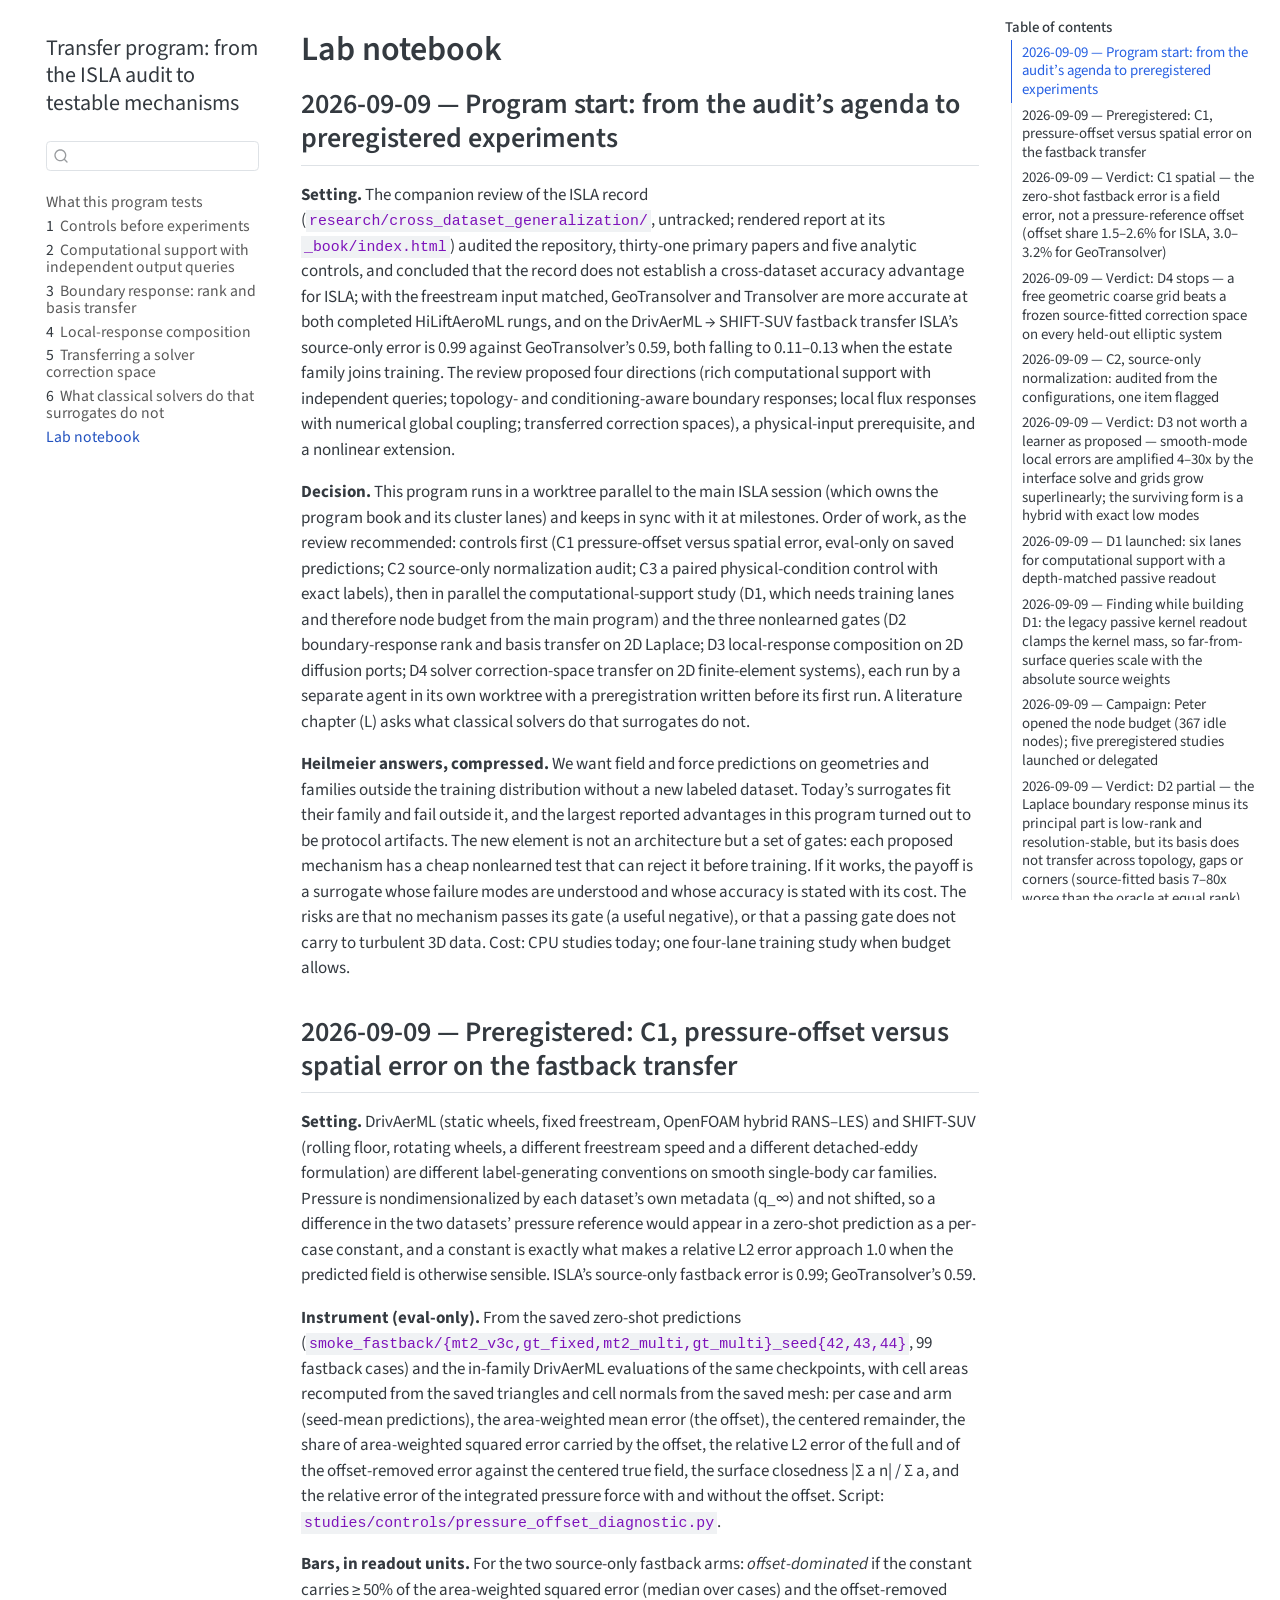
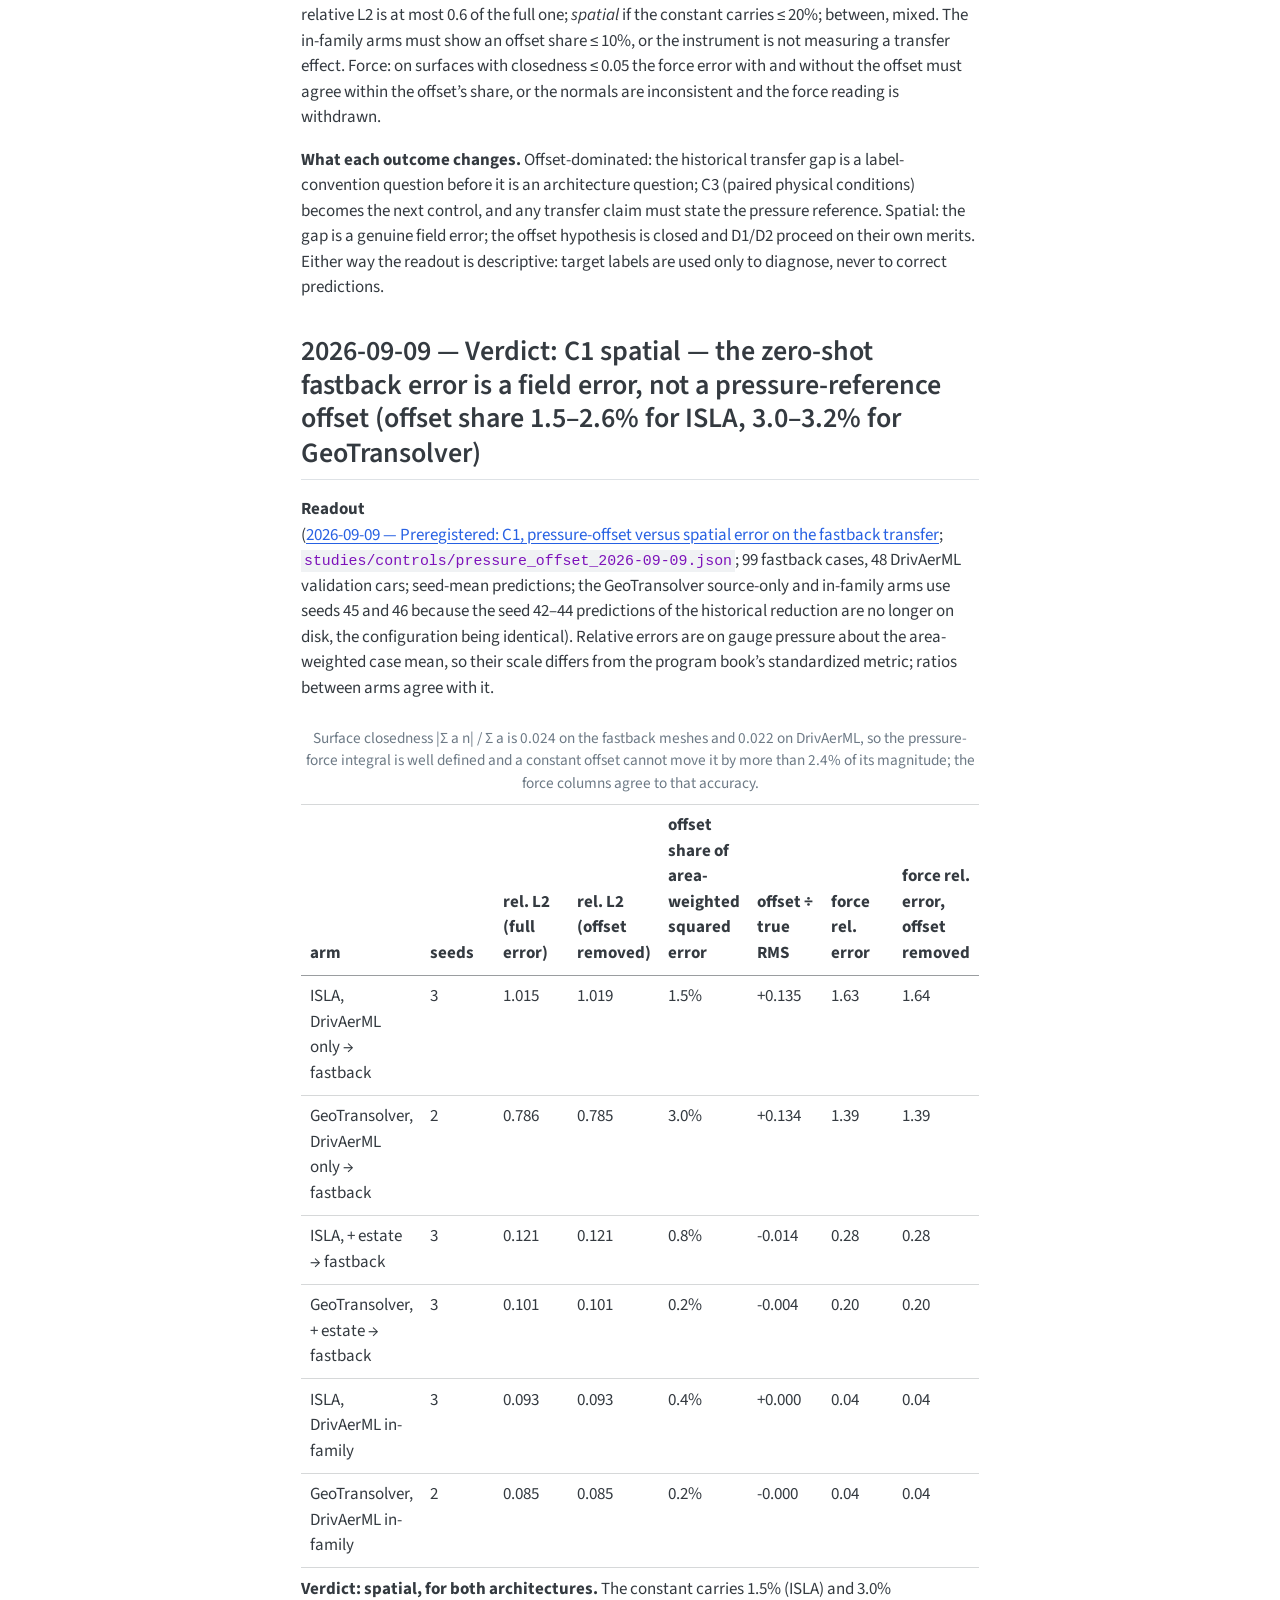
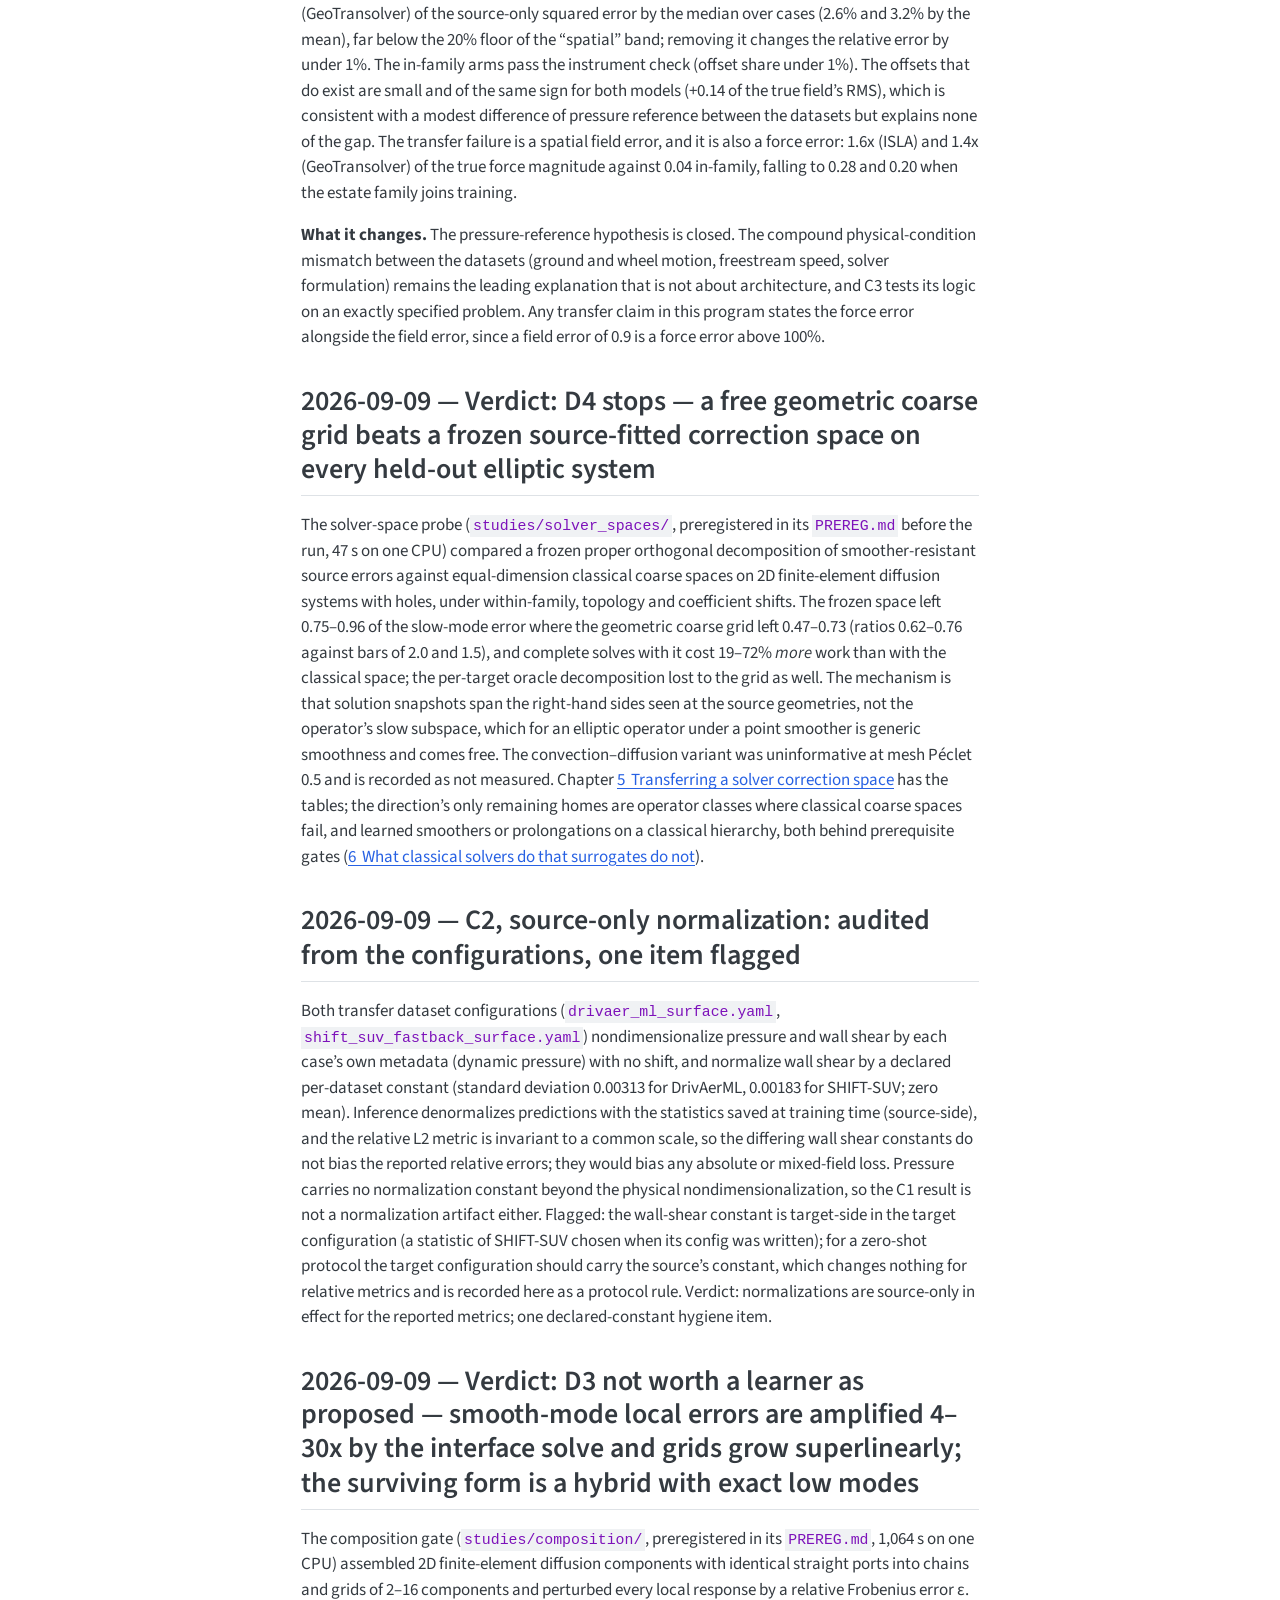
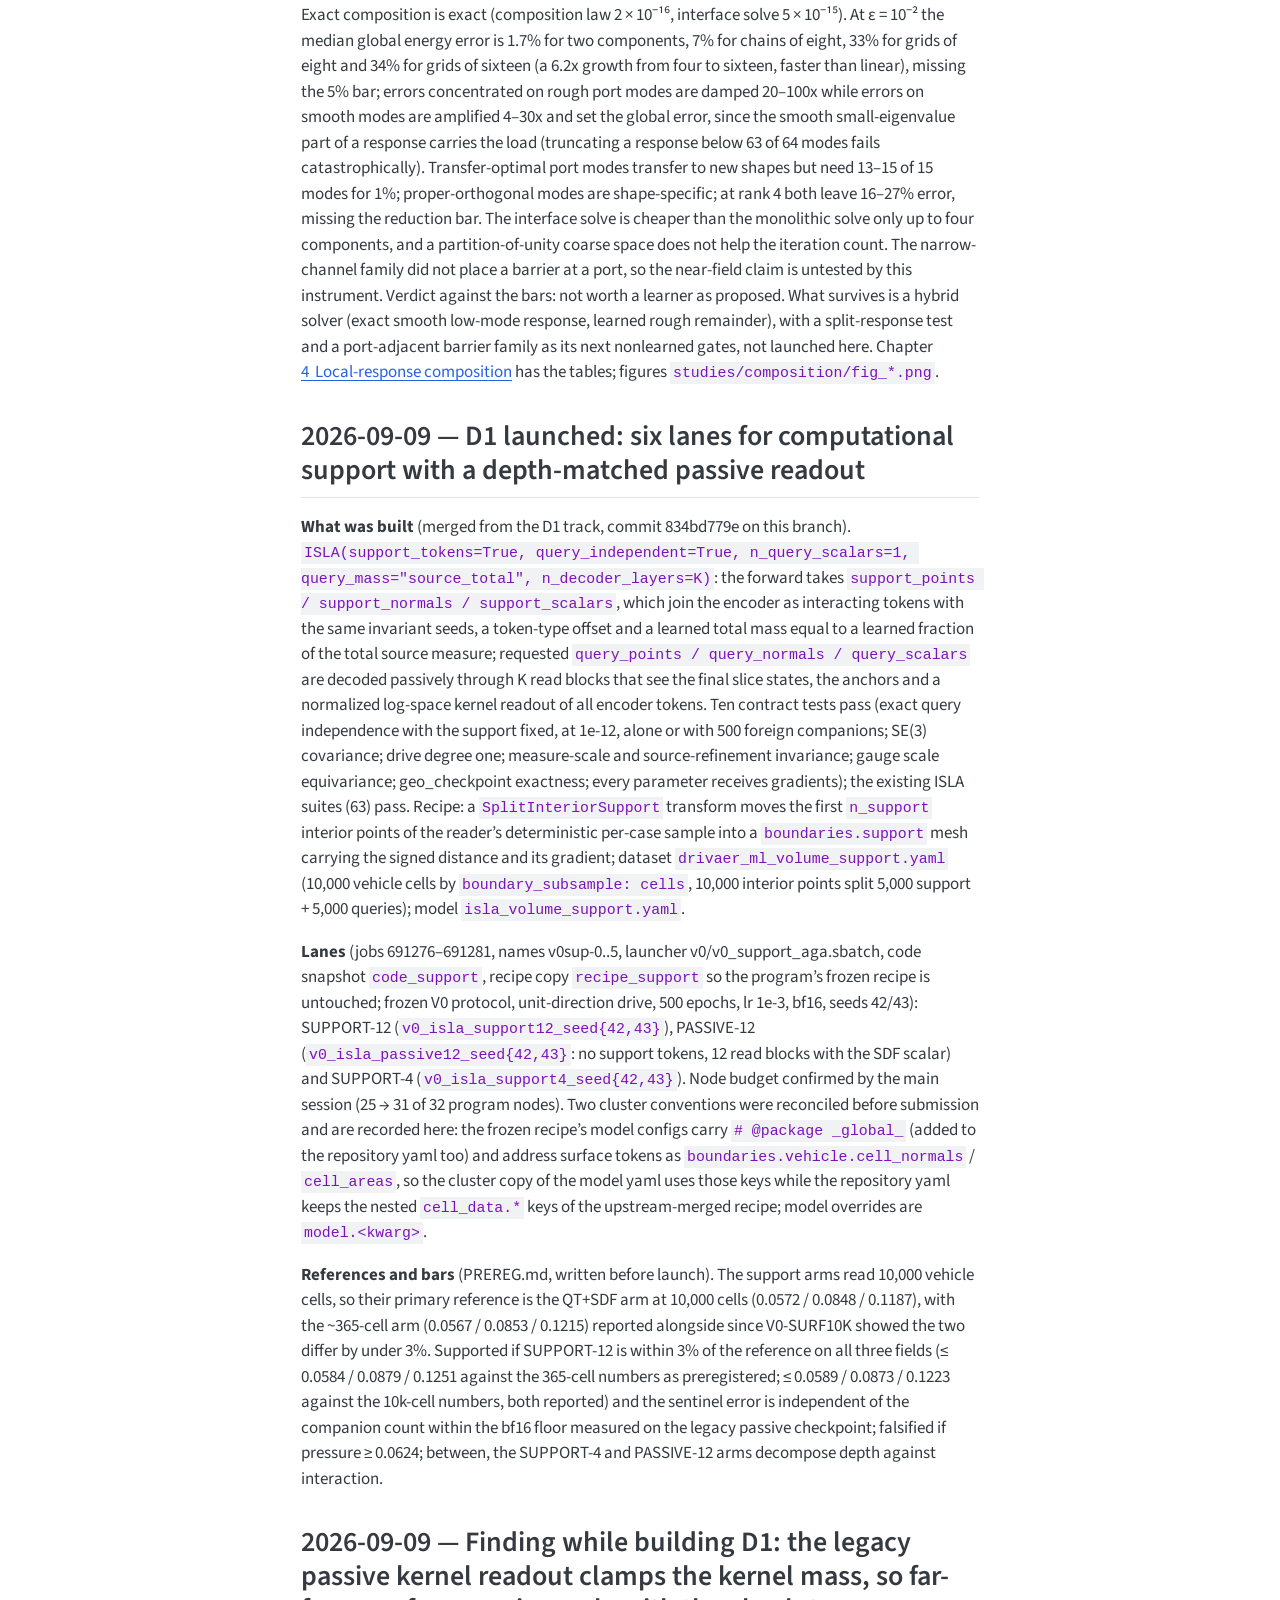
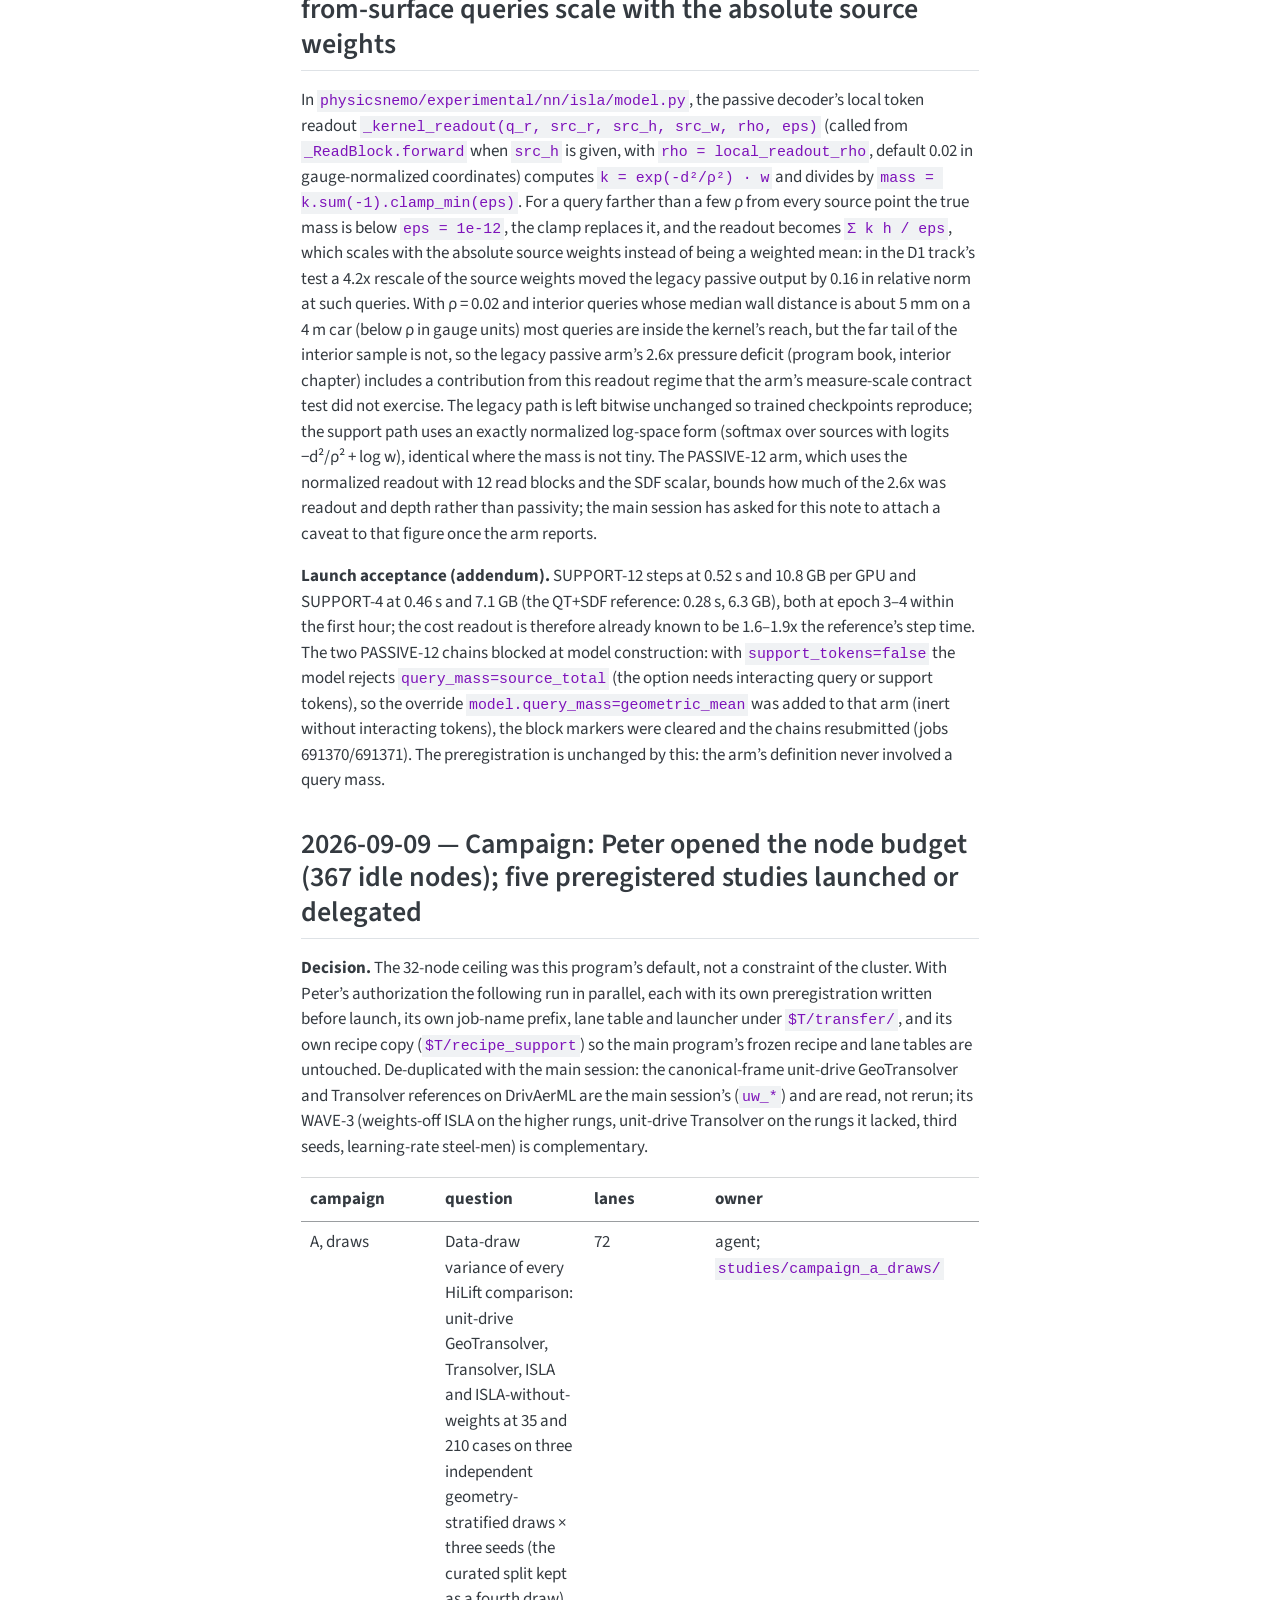
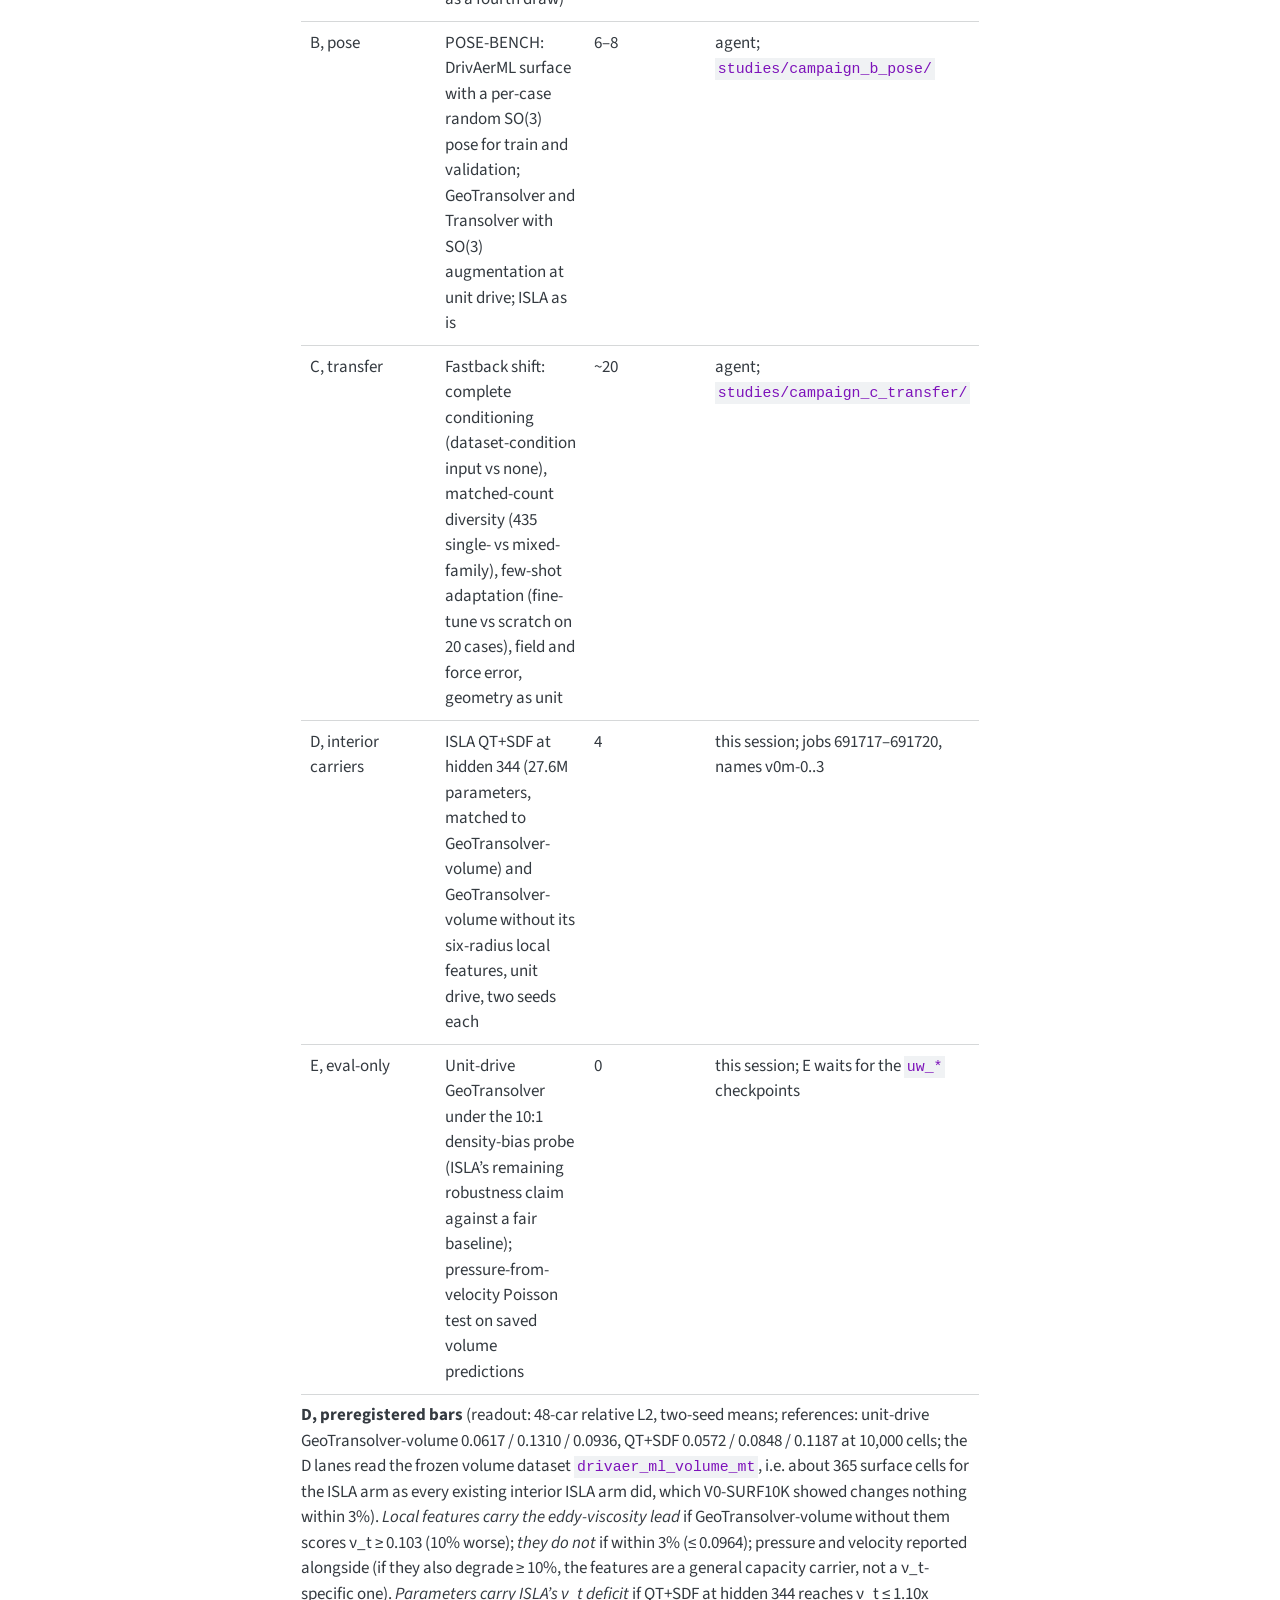
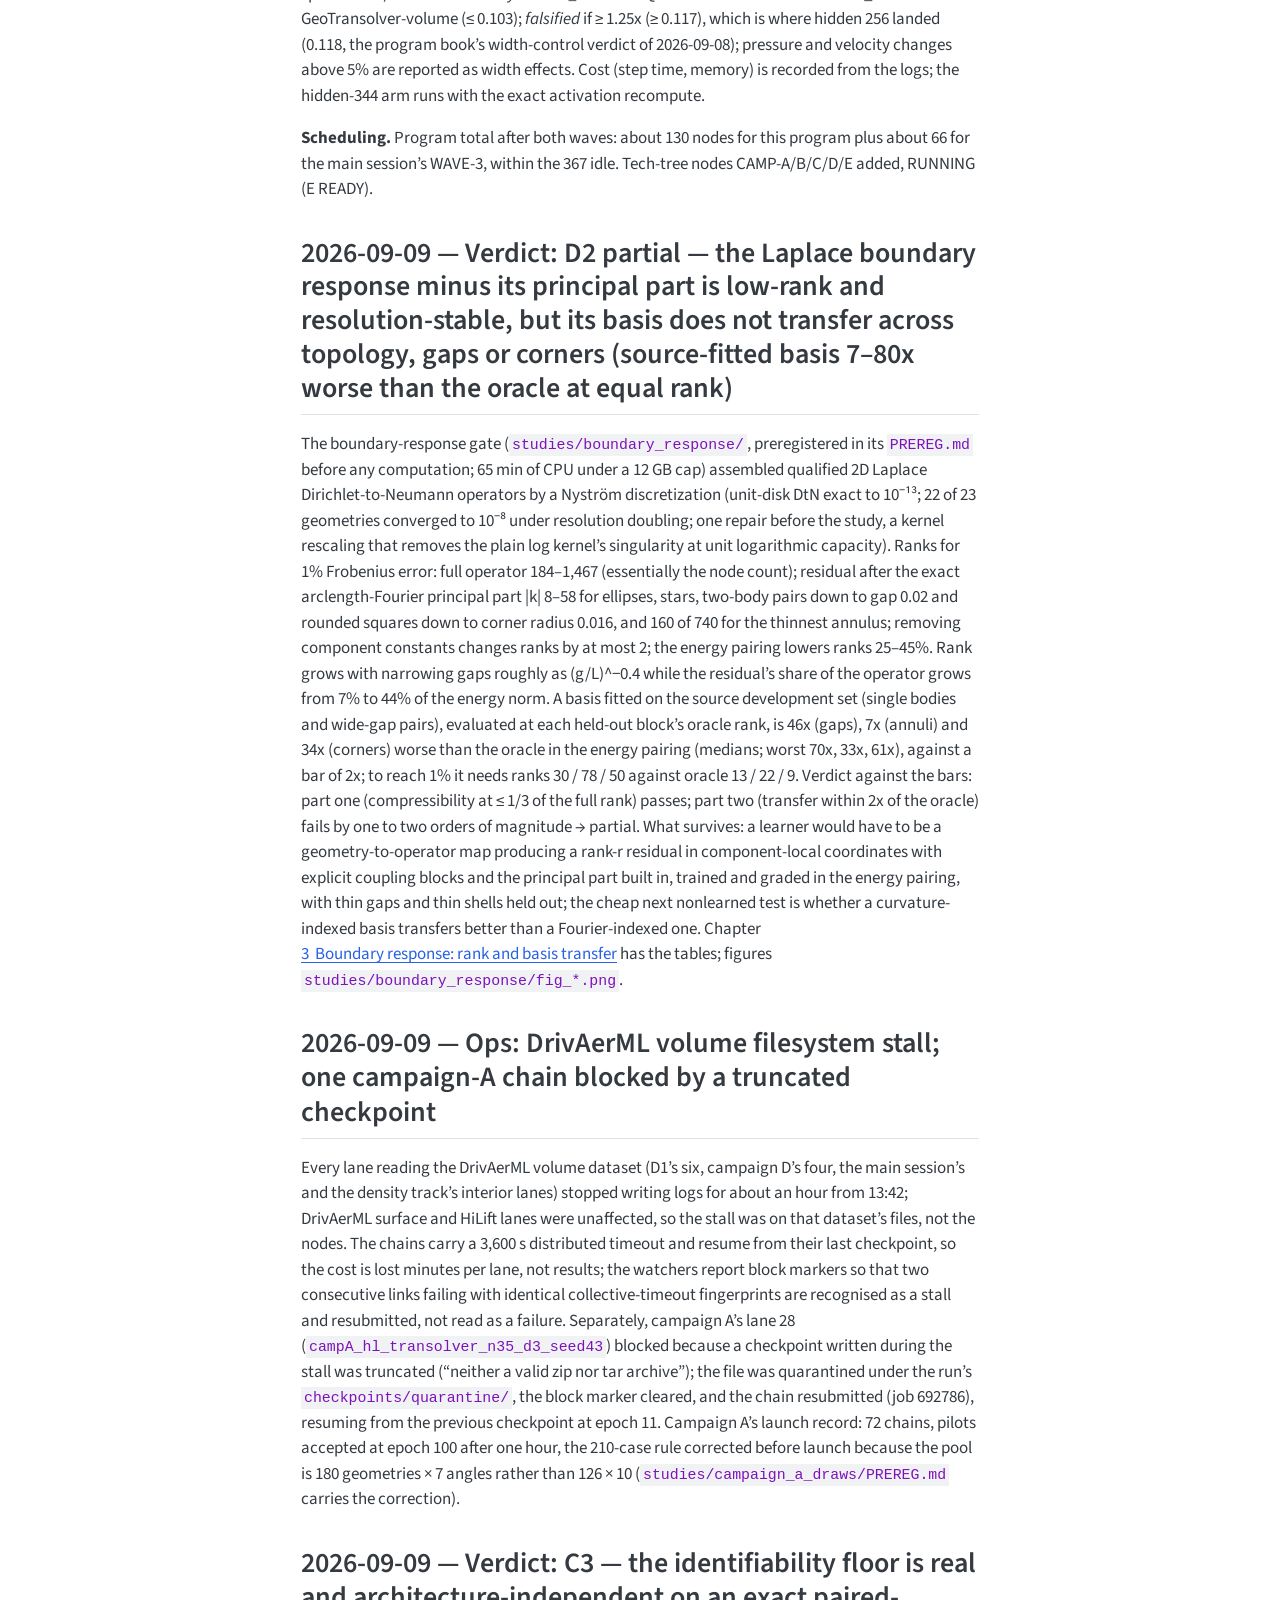
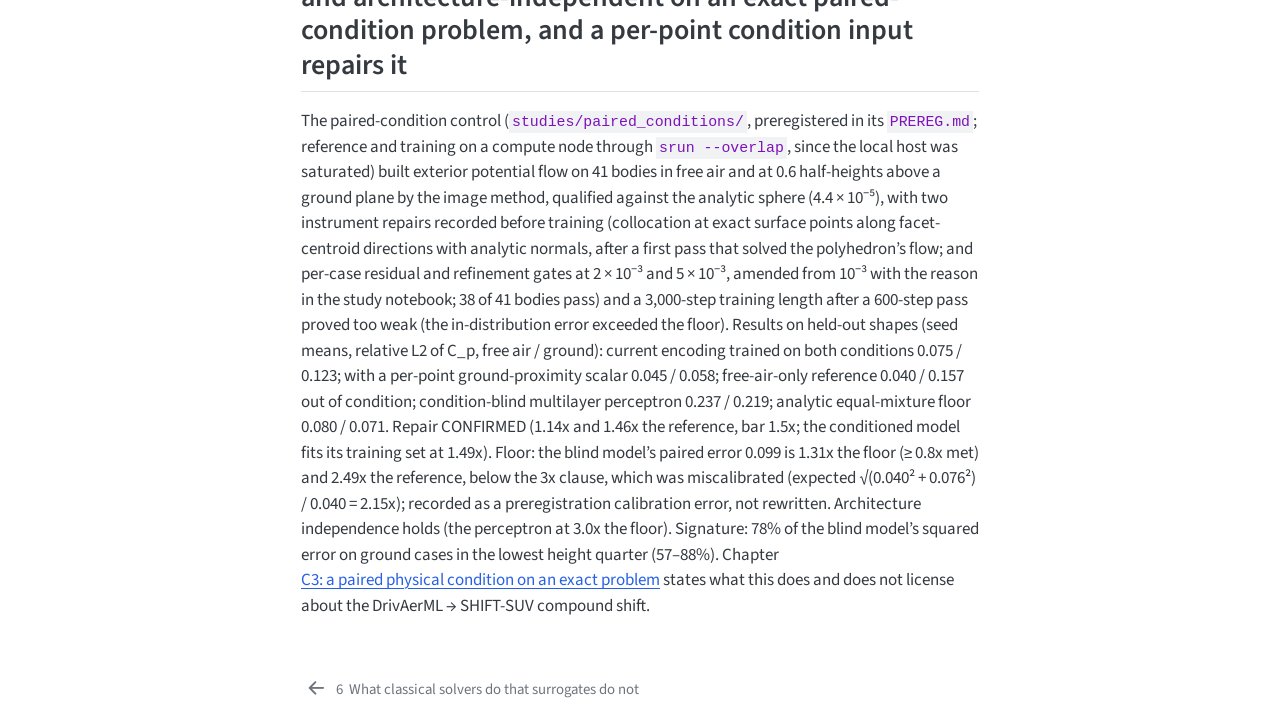
<file: examples/cfd/mesh_transformer/research/transfer_program/_book/99-notebook.html>
<!DOCTYPE html>
<html xmlns="http://www.w3.org/1999/xhtml" lang="en" xml:lang="en"><head>

<meta charset="utf-8">
<meta name="generator" content="quarto-1.10.18">

<meta name="viewport" content="width=device-width, initial-scale=1.0, user-scalable=yes">


<title>Lab notebook – Transfer program: from the ISLA audit to testable mechanisms</title>
<style>
/* Default styles provided by pandoc.
** See https://pandoc.org/MANUAL.html#variables-for-html for config info.
*/
span.smallcaps{font-variant: small-caps;}
div.columns{display: flex; gap: 1.5em;}
div.column{flex: auto;}
@media screen {
div.columns{gap: min(4vw, 1.5em);}
div.column{overflow-x: auto;}
}
div.hanging-indent{margin-left: 1.5em; text-indent: -1.5em;}
ul.task-list{list-style: none;}
ul.task-list li input[type="checkbox"] {
  width: 0.8em;
  margin: 0 0.8em 0.2em -1em; /* quarto-specific, see https://github.com/quarto-dev/quarto-cli/issues/4556 */ 
  vertical-align: middle;
}
</style>


<script src="site_libs/quarto-nav/quarto-nav.js"></script>
<script src="site_libs/quarto-nav/headroom.min.js"></script>
<script src="site_libs/clipboard/clipboard.min.js"></script>
<script src="site_libs/quarto-search/autocomplete.umd.js"></script>
<script src="site_libs/quarto-search/fuse.min.js"></script>
<script src="site_libs/quarto-search/quarto-search.js"></script>
<meta name="quarto:offset" content="./">
<link href="./06-classical-solvers.html" rel="prev">
<script src="site_libs/quarto-html/quarto.js" type="module"></script>
<script src="site_libs/quarto-html/tabsets/tabsets.js" type="module"></script>
<script src="site_libs/quarto-html/popper.min.js"></script>
<script src="site_libs/quarto-html/tippy.umd.min.js"></script>
<script src="site_libs/quarto-html/anchor.min.js"></script>
<link href="site_libs/quarto-html/tippy.css" rel="stylesheet">
<link href="site_libs/quarto-html/quarto-syntax-highlighting-64a204ab8560d761af7679ceaba22944.css" rel="stylesheet" id="quarto-text-highlighting-styles">
<script src="site_libs/bootstrap/bootstrap.min.js"></script>
<link href="site_libs/bootstrap/bootstrap-icons.css" rel="stylesheet">
<link href="site_libs/bootstrap/bootstrap-19df2ef9049729c9320cb14db6c731c5.min.css" rel="stylesheet" append-hash="true" id="quarto-bootstrap" data-mode="light">
<script id="quarto-search-options" type="application/json">{
  "location": "sidebar",
  "copy-button": false,
  "collapse-after": 3,
  "panel-placement": "start",
  "type": "textbox",
  "limit": 50,
  "keyboard-shortcut": [
    "f",
    "/",
    "s"
  ],
  "show-item-context": false,
  "language": {
    "search-no-results-text": "No results",
    "search-matching-documents-text": "matching documents",
    "search-copy-link-title": "Copy link to search",
    "search-hide-matches-text": "Hide additional matches",
    "search-more-match-text": "more match in this document",
    "search-more-matches-text": "more matches in this document",
    "search-clear-button-title": "Clear",
    "search-text-placeholder": "",
    "search-detached-cancel-button-title": "Cancel",
    "search-submit-button-title": "Submit",
    "search-label": "Search"
  }
}</script>


</head>

<body class="nav-sidebar floating quarto-light">

<div id="quarto-search-results"></div>
  <header id="quarto-header" class="headroom fixed-top">
  <nav class="quarto-secondary-nav">
    <div class="container-fluid d-flex">
      <button type="button" class="quarto-btn-toggle btn" data-bs-toggle="collapse" role="button" data-bs-target=".quarto-sidebar-collapse-item" aria-controls="quarto-sidebar" aria-expanded="false" aria-label="Toggle sidebar navigation" onclick="if (window.quartoToggleHeadroom) { window.quartoToggleHeadroom(); }">
        <i class="bi bi-layout-text-sidebar-reverse"></i>
      </button>
        <nav class="quarto-page-breadcrumbs" aria-label="breadcrumb"><ol class="breadcrumb"><li class="breadcrumb-item"><a href="./99-notebook.html">Lab notebook</a></li></ol></nav>
        <a class="flex-grow-1" role="navigation" data-bs-toggle="collapse" data-bs-target=".quarto-sidebar-collapse-item" aria-controls="quarto-sidebar" aria-expanded="false" aria-label="Toggle sidebar navigation" onclick="if (window.quartoToggleHeadroom) { window.quartoToggleHeadroom(); }">      
        </a>
      <button type="button" class="btn quarto-search-button" aria-label="Search" onclick="window.quartoOpenSearch();">
        <i class="bi bi-search"></i>
      </button>
    </div>
  </nav>
</header>
<!-- content -->
<div id="quarto-content" class="quarto-container page-columns page-rows-contents page-layout-article">
<!-- sidebar -->
  <nav id="quarto-sidebar" class="sidebar collapse collapse-horizontal quarto-sidebar-collapse-item sidebar-navigation floating overflow-auto">
    <div class="pt-lg-2 mt-2 text-left sidebar-header">
    <div class="sidebar-title mb-0 py-0">
      <a href="./">Transfer program: from the ISLA audit to testable mechanisms</a> 
    </div>
      </div>
        <div class="mt-2 flex-shrink-0 align-items-center">
        <div class="sidebar-search">
        <div id="quarto-search" class="" title="Search"></div>
        </div>
        </div>
    <div class="sidebar-menu-container"> 
    <ul class="list-unstyled mt-1">
        <li class="sidebar-item">
  <div class="sidebar-item-container"> 
  <a href="./index.html" class="sidebar-item-text sidebar-link">
 <span class="menu-text">What this program tests</span></a>
  </div>
</li>
        <li class="sidebar-item">
  <div class="sidebar-item-container"> 
  <a href="./01-controls.html" class="sidebar-item-text sidebar-link">
 <span class="menu-text"><span class="chapter-number">1</span>&nbsp; <span class="chapter-title">Controls before experiments</span></span></a>
  </div>
</li>
        <li class="sidebar-item">
  <div class="sidebar-item-container"> 
  <a href="./02-computational-support.html" class="sidebar-item-text sidebar-link">
 <span class="menu-text"><span class="chapter-number">2</span>&nbsp; <span class="chapter-title">Computational support with independent output queries</span></span></a>
  </div>
</li>
        <li class="sidebar-item">
  <div class="sidebar-item-container"> 
  <a href="./03-boundary-response.html" class="sidebar-item-text sidebar-link">
 <span class="menu-text"><span class="chapter-number">3</span>&nbsp; <span class="chapter-title">Boundary response: rank and basis transfer</span></span></a>
  </div>
</li>
        <li class="sidebar-item">
  <div class="sidebar-item-container"> 
  <a href="./04-composition.html" class="sidebar-item-text sidebar-link">
 <span class="menu-text"><span class="chapter-number">4</span>&nbsp; <span class="chapter-title">Local-response composition</span></span></a>
  </div>
</li>
        <li class="sidebar-item">
  <div class="sidebar-item-container"> 
  <a href="./05-solver-spaces.html" class="sidebar-item-text sidebar-link">
 <span class="menu-text"><span class="chapter-number">5</span>&nbsp; <span class="chapter-title">Transferring a solver correction space</span></span></a>
  </div>
</li>
        <li class="sidebar-item">
  <div class="sidebar-item-container"> 
  <a href="./06-classical-solvers.html" class="sidebar-item-text sidebar-link">
 <span class="menu-text"><span class="chapter-number">6</span>&nbsp; <span class="chapter-title">What classical solvers do that surrogates do not</span></span></a>
  </div>
</li>
        <li class="sidebar-item">
  <div class="sidebar-item-container"> 
  <a href="./99-notebook.html" class="sidebar-item-text sidebar-link active">
 <span class="menu-text">Lab notebook</span></a>
  </div>
</li>
    </ul>
    </div>
</nav>
<div id="quarto-sidebar-glass" class="quarto-sidebar-collapse-item" data-bs-toggle="collapse" data-bs-target=".quarto-sidebar-collapse-item"></div>
<!-- margin-sidebar -->
    <div id="quarto-margin-sidebar" class="sidebar margin-sidebar">
        <nav id="TOC" role="doc-toc" class="toc-active">
    <h2 id="toc-title">Table of contents</h2>
   
  <ul>
  <li><a href="#sec-nb-start" id="toc-sec-nb-start" class="nav-link active" data-scroll-target="#sec-nb-start">2026-09-09 — Program start: from the audit’s agenda to preregistered experiments</a></li>
  <li><a href="#sec-nb-c1-prereg" id="toc-sec-nb-c1-prereg" class="nav-link" data-scroll-target="#sec-nb-c1-prereg">2026-09-09 — Preregistered: C1, pressure-offset versus spatial error on the fastback transfer</a></li>
  <li><a href="#sec-nb-c1-verdict" id="toc-sec-nb-c1-verdict" class="nav-link" data-scroll-target="#sec-nb-c1-verdict">2026-09-09 — Verdict: C1 spatial — the zero-shot fastback error is a field error, not a pressure-reference offset (offset share 1.5–2.6% for ISLA, 3.0–3.2% for GeoTransolver)</a></li>
  <li><a href="#sec-nb-d4-verdict" id="toc-sec-nb-d4-verdict" class="nav-link" data-scroll-target="#sec-nb-d4-verdict">2026-09-09 — Verdict: D4 stops — a free geometric coarse grid beats a frozen source-fitted correction space on every held-out elliptic system</a></li>
  <li><a href="#sec-nb-c2-verdict" id="toc-sec-nb-c2-verdict" class="nav-link" data-scroll-target="#sec-nb-c2-verdict">2026-09-09 — C2, source-only normalization: audited from the configurations, one item flagged</a></li>
  <li><a href="#sec-nb-d3-verdict" id="toc-sec-nb-d3-verdict" class="nav-link" data-scroll-target="#sec-nb-d3-verdict">2026-09-09 — Verdict: D3 not worth a learner as proposed — smooth-mode local errors are amplified 4–30x by the interface solve and grids grow superlinearly; the surviving form is a hybrid with exact low modes</a></li>
  <li><a href="#sec-nb-d1-launch" id="toc-sec-nb-d1-launch" class="nav-link" data-scroll-target="#sec-nb-d1-launch">2026-09-09 — D1 launched: six lanes for computational support with a depth-matched passive readout</a></li>
  <li><a href="#sec-nb-passive-clamp" id="toc-sec-nb-passive-clamp" class="nav-link" data-scroll-target="#sec-nb-passive-clamp">2026-09-09 — Finding while building D1: the legacy passive kernel readout clamps the kernel mass, so far-from-surface queries scale with the absolute source weights</a></li>
  <li><a href="#sec-nb-campaign" id="toc-sec-nb-campaign" class="nav-link" data-scroll-target="#sec-nb-campaign">2026-09-09 — Campaign: Peter opened the node budget (367 idle nodes); five preregistered studies launched or delegated</a></li>
  <li><a href="#sec-nb-d2-verdict" id="toc-sec-nb-d2-verdict" class="nav-link" data-scroll-target="#sec-nb-d2-verdict">2026-09-09 — Verdict: D2 partial — the Laplace boundary response minus its principal part is low-rank and resolution-stable, but its basis does not transfer across topology, gaps or corners (source-fitted basis 7–80x worse than the oracle at equal rank)</a></li>
  <li><a href="#sec-nb-ops-stall" id="toc-sec-nb-ops-stall" class="nav-link" data-scroll-target="#sec-nb-ops-stall">2026-09-09 — Ops: DrivAerML volume filesystem stall; one campaign-A chain blocked by a truncated checkpoint</a></li>
  <li><a href="#sec-nb-c3-verdict" id="toc-sec-nb-c3-verdict" class="nav-link" data-scroll-target="#sec-nb-c3-verdict">2026-09-09 — Verdict: C3 — the identifiability floor is real and architecture-independent on an exact paired-condition problem, and a per-point condition input repairs it</a></li>
  </ul>
</nav>
    </div>
<!-- main -->
<main class="content" id="quarto-document-content">

<header id="title-block-header" class="quarto-title-block default">
<div class="quarto-title">
<h1 class="title">Lab notebook</h1>
</div>



<div class="quarto-title-meta">

    
  
    
  </div>
  


</header>


<section id="sec-nb-start" class="level2">
<h2 class="anchored" data-anchor-id="sec-nb-start">2026-09-09 — Program start: from the audit’s agenda to preregistered experiments</h2>
<p><strong>Setting.</strong> The companion review of the ISLA record (<code>research/cross_dataset_generalization/</code>, untracked; rendered report at its <code>_book/index.html</code>) audited the repository, thirty-one primary papers and five analytic controls, and concluded that the record does not establish a cross-dataset accuracy advantage for ISLA; with the freestream input matched, GeoTransolver and Transolver are more accurate at both completed HiLiftAeroML rungs, and on the DrivAerML → SHIFT-SUV fastback transfer ISLA’s source-only error is 0.99 against GeoTransolver’s 0.59, both falling to 0.11–0.13 when the estate family joins training. The review proposed four directions (rich computational support with independent queries; topology- and conditioning-aware boundary responses; local flux responses with numerical global coupling; transferred correction spaces), a physical-input prerequisite, and a nonlinear extension.</p>
<p><strong>Decision.</strong> This program runs in a worktree parallel to the main ISLA session (which owns the program book and its cluster lanes) and keeps in sync with it at milestones. Order of work, as the review recommended: controls first (C1 pressure-offset versus spatial error, eval-only on saved predictions; C2 source-only normalization audit; C3 a paired physical-condition control with exact labels), then in parallel the computational-support study (D1, which needs training lanes and therefore node budget from the main program) and the three nonlearned gates (D2 boundary-response rank and basis transfer on 2D Laplace; D3 local-response composition on 2D diffusion ports; D4 solver correction-space transfer on 2D finite-element systems), each run by a separate agent in its own worktree with a preregistration written before its first run. A literature chapter (L) asks what classical solvers do that surrogates do not.</p>
<p><strong>Heilmeier answers, compressed.</strong> We want field and force predictions on geometries and families outside the training distribution without a new labeled dataset. Today’s surrogates fit their family and fail outside it, and the largest reported advantages in this program turned out to be protocol artifacts. The new element is not an architecture but a set of gates: each proposed mechanism has a cheap nonlearned test that can reject it before training. If it works, the payoff is a surrogate whose failure modes are understood and whose accuracy is stated with its cost. The risks are that no mechanism passes its gate (a useful negative), or that a passing gate does not carry to turbulent 3D data. Cost: CPU studies today; one four-lane training study when budget allows.</p>
</section>
<section id="sec-nb-c1-prereg" class="level2">
<h2 class="anchored" data-anchor-id="sec-nb-c1-prereg">2026-09-09 — Preregistered: C1, pressure-offset versus spatial error on the fastback transfer</h2>
<p><strong>Setting.</strong> DrivAerML (static wheels, fixed freestream, OpenFOAM hybrid RANS–LES) and SHIFT-SUV (rolling floor, rotating wheels, a different freestream speed and a different detached-eddy formulation) are different label-generating conventions on smooth single-body car families. Pressure is nondimensionalized by each dataset’s own metadata (q_∞) and not shifted, so a difference in the two datasets’ pressure reference would appear in a zero-shot prediction as a per-case constant, and a constant is exactly what makes a relative L2 error approach 1.0 when the predicted field is otherwise sensible. ISLA’s source-only fastback error is 0.99; GeoTransolver’s 0.59.</p>
<p><strong>Instrument (eval-only).</strong> From the saved zero-shot predictions (<code>smoke_fastback/{mt2_v3c,gt_fixed,mt2_multi,gt_multi}_seed{42,43,44}</code>, 99 fastback cases) and the in-family DrivAerML evaluations of the same checkpoints, with cell areas recomputed from the saved triangles and cell normals from the saved mesh: per case and arm (seed-mean predictions), the area-weighted mean error (the offset), the centered remainder, the share of area-weighted squared error carried by the offset, the relative L2 error of the full and of the offset-removed error against the centered true field, the surface closedness |Σ a n| / Σ a, and the relative error of the integrated pressure force with and without the offset. Script: <code>studies/controls/pressure_offset_diagnostic.py</code>.</p>
<p><strong>Bars, in readout units.</strong> For the two source-only fastback arms: <em>offset-dominated</em> if the constant carries ≥ 50% of the area-weighted squared error (median over cases) and the offset-removed relative L2 is at most 0.6 of the full one; <em>spatial</em> if the constant carries ≤ 20%; between, mixed. The in-family arms must show an offset share ≤ 10%, or the instrument is not measuring a transfer effect. Force: on surfaces with closedness ≤ 0.05 the force error with and without the offset must agree within the offset’s share, or the normals are inconsistent and the force reading is withdrawn.</p>
<p><strong>What each outcome changes.</strong> Offset-dominated: the historical transfer gap is a label-convention question before it is an architecture question; C3 (paired physical conditions) becomes the next control, and any transfer claim must state the pressure reference. Spatial: the gap is a genuine field error; the offset hypothesis is closed and D1/D2 proceed on their own merits. Either way the readout is descriptive: target labels are used only to diagnose, never to correct predictions.</p>
</section>
<section id="sec-nb-c1-verdict" class="level2">
<h2 class="anchored" data-anchor-id="sec-nb-c1-verdict">2026-09-09 — Verdict: C1 spatial — the zero-shot fastback error is a field error, not a pressure-reference offset (offset share 1.5–2.6% for ISLA, 3.0–3.2% for GeoTransolver)</h2>
<p><strong>Readout</strong> (<a href="#sec-nb-c1-prereg" class="quarto-xref"><span>2026-09-09 — Preregistered: C1, pressure-offset versus spatial error on the fastback transfer</span></a>; <code>studies/controls/pressure_offset_2026-09-09.json</code>; 99 fastback cases, 48 DrivAerML validation cars; seed-mean predictions; the GeoTransolver source-only and in-family arms use seeds 45 and 46 because the seed 42–44 predictions of the historical reduction are no longer on disk, the configuration being identical). Relative errors are on gauge pressure about the area-weighted case mean, so their scale differs from the program book’s standardized metric; ratios between arms agree with it.</p>
<table class="caption-top table">
<caption>Surface closedness |Σ a n| / Σ a is 0.024 on the fastback meshes and 0.022 on DrivAerML, so the pressure-force integral is well defined and a constant offset cannot move it by more than 2.4% of its magnitude; the force columns agree to that accuracy.</caption>
<colgroup>
<col style="width: 12%">
<col style="width: 12%">
<col style="width: 12%">
<col style="width: 12%">
<col style="width: 12%">
<col style="width: 12%">
<col style="width: 12%">
<col style="width: 12%">
</colgroup>
<thead>
<tr class="header">
<th>arm</th>
<th>seeds</th>
<th>rel. L2 (full error)</th>
<th>rel. L2 (offset removed)</th>
<th>offset share of area-weighted squared error</th>
<th>offset ÷ true RMS</th>
<th>force rel. error</th>
<th>force rel. error, offset removed</th>
</tr>
</thead>
<tbody>
<tr class="odd">
<td>ISLA, DrivAerML only → fastback</td>
<td>3</td>
<td>1.015</td>
<td>1.019</td>
<td>1.5%</td>
<td>+0.135</td>
<td>1.63</td>
<td>1.64</td>
</tr>
<tr class="even">
<td>GeoTransolver, DrivAerML only → fastback</td>
<td>2</td>
<td>0.786</td>
<td>0.785</td>
<td>3.0%</td>
<td>+0.134</td>
<td>1.39</td>
<td>1.39</td>
</tr>
<tr class="odd">
<td>ISLA, + estate → fastback</td>
<td>3</td>
<td>0.121</td>
<td>0.121</td>
<td>0.8%</td>
<td>-0.014</td>
<td>0.28</td>
<td>0.28</td>
</tr>
<tr class="even">
<td>GeoTransolver, + estate → fastback</td>
<td>3</td>
<td>0.101</td>
<td>0.101</td>
<td>0.2%</td>
<td>-0.004</td>
<td>0.20</td>
<td>0.20</td>
</tr>
<tr class="odd">
<td>ISLA, DrivAerML in-family</td>
<td>3</td>
<td>0.093</td>
<td>0.093</td>
<td>0.4%</td>
<td>+0.000</td>
<td>0.04</td>
<td>0.04</td>
</tr>
<tr class="even">
<td>GeoTransolver, DrivAerML in-family</td>
<td>2</td>
<td>0.085</td>
<td>0.085</td>
<td>0.2%</td>
<td>-0.000</td>
<td>0.04</td>
<td>0.04</td>
</tr>
</tbody>
</table>
<p><strong>Verdict: spatial, for both architectures.</strong> The constant carries 1.5% (ISLA) and 3.0% (GeoTransolver) of the source-only squared error by the median over cases (2.6% and 3.2% by the mean), far below the 20% floor of the “spatial” band; removing it changes the relative error by under 1%. The in-family arms pass the instrument check (offset share under 1%). The offsets that do exist are small and of the same sign for both models (+0.14 of the true field’s RMS), which is consistent with a modest difference of pressure reference between the datasets but explains none of the gap. The transfer failure is a spatial field error, and it is also a force error: 1.6x (ISLA) and 1.4x (GeoTransolver) of the true force magnitude against 0.04 in-family, falling to 0.28 and 0.20 when the estate family joins training.</p>
<p><strong>What it changes.</strong> The pressure-reference hypothesis is closed. The compound physical-condition mismatch between the datasets (ground and wheel motion, freestream speed, solver formulation) remains the leading explanation that is not about architecture, and C3 tests its logic on an exactly specified problem. Any transfer claim in this program states the force error alongside the field error, since a field error of 0.9 is a force error above 100%.</p>
</section>
<section id="sec-nb-d4-verdict" class="level2">
<h2 class="anchored" data-anchor-id="sec-nb-d4-verdict">2026-09-09 — Verdict: D4 stops — a free geometric coarse grid beats a frozen source-fitted correction space on every held-out elliptic system</h2>
<p>The solver-space probe (<code>studies/solver_spaces/</code>, preregistered in its <code>PREREG.md</code> before the run, 47 s on one CPU) compared a frozen proper orthogonal decomposition of smoother-resistant source errors against equal-dimension classical coarse spaces on 2D finite-element diffusion systems with holes, under within-family, topology and coefficient shifts. The frozen space left 0.75–0.96 of the slow-mode error where the geometric coarse grid left 0.47–0.73 (ratios 0.62–0.76 against bars of 2.0 and 1.5), and complete solves with it cost 19–72% <em>more</em> work than with the classical space; the per-target oracle decomposition lost to the grid as well. The mechanism is that solution snapshots span the right-hand sides seen at the source geometries, not the operator’s slow subspace, which for an elliptic operator under a point smoother is generic smoothness and comes free. The convection–diffusion variant was uninformative at mesh Péclet 0.5 and is recorded as not measured. Chapter <a href="05-solver-spaces.html" class="quarto-xref"><span>5&nbsp; Transferring a solver correction space</span></a> has the tables; the direction’s only remaining homes are operator classes where classical coarse spaces fail, and learned smoothers or prolongations on a classical hierarchy, both behind prerequisite gates (<a href="06-classical-solvers.html" class="quarto-xref"><span>6&nbsp; What classical solvers do that surrogates do not</span></a>).</p>
</section>
<section id="sec-nb-c2-verdict" class="level2">
<h2 class="anchored" data-anchor-id="sec-nb-c2-verdict">2026-09-09 — C2, source-only normalization: audited from the configurations, one item flagged</h2>
<p>Both transfer dataset configurations (<code>drivaer_ml_surface.yaml</code>, <code>shift_suv_fastback_surface.yaml</code>) nondimensionalize pressure and wall shear by each case’s own metadata (dynamic pressure) with no shift, and normalize wall shear by a declared per-dataset constant (standard deviation 0.00313 for DrivAerML, 0.00183 for SHIFT-SUV; zero mean). Inference denormalizes predictions with the statistics saved at training time (source-side), and the relative L2 metric is invariant to a common scale, so the differing wall shear constants do not bias the reported relative errors; they would bias any absolute or mixed-field loss. Pressure carries no normalization constant beyond the physical nondimensionalization, so the C1 result is not a normalization artifact either. Flagged: the wall-shear constant is target-side in the target configuration (a statistic of SHIFT-SUV chosen when its config was written); for a zero-shot protocol the target configuration should carry the source’s constant, which changes nothing for relative metrics and is recorded here as a protocol rule. Verdict: normalizations are source-only in effect for the reported metrics; one declared-constant hygiene item.</p>
</section>
<section id="sec-nb-d3-verdict" class="level2">
<h2 class="anchored" data-anchor-id="sec-nb-d3-verdict">2026-09-09 — Verdict: D3 not worth a learner as proposed — smooth-mode local errors are amplified 4–30x by the interface solve and grids grow superlinearly; the surviving form is a hybrid with exact low modes</h2>
<p>The composition gate (<code>studies/composition/</code>, preregistered in its <code>PREREG.md</code>, 1,064 s on one CPU) assembled 2D finite-element diffusion components with identical straight ports into chains and grids of 2–16 components and perturbed every local response by a relative Frobenius error ε. Exact composition is exact (composition law 2 × 10⁻¹⁶, interface solve 5 × 10⁻¹⁵). At ε = 10⁻² the median global energy error is 1.7% for two components, 7% for chains of eight, 33% for grids of eight and 34% for grids of sixteen (a 6.2x growth from four to sixteen, faster than linear), missing the 5% bar; errors concentrated on rough port modes are damped 20–100x while errors on smooth modes are amplified 4–30x and set the global error, since the smooth small-eigenvalue part of a response carries the load (truncating a response below 63 of 64 modes fails catastrophically). Transfer-optimal port modes transfer to new shapes but need 13–15 of 15 modes for 1%; proper-orthogonal modes are shape-specific; at rank 4 both leave 16–27% error, missing the reduction bar. The interface solve is cheaper than the monolithic solve only up to four components, and a partition-of-unity coarse space does not help the iteration count. The narrow-channel family did not place a barrier at a port, so the near-field claim is untested by this instrument. Verdict against the bars: not worth a learner as proposed. What survives is a hybrid solver (exact smooth low-mode response, learned rough remainder), with a split-response test and a port-adjacent barrier family as its next nonlearned gates, not launched here. Chapter <a href="04-composition.html" class="quarto-xref"><span>4&nbsp; Local-response composition</span></a> has the tables; figures <code>studies/composition/fig_*.png</code>.</p>
</section>
<section id="sec-nb-d1-launch" class="level2">
<h2 class="anchored" data-anchor-id="sec-nb-d1-launch">2026-09-09 — D1 launched: six lanes for computational support with a depth-matched passive readout</h2>
<p><strong>What was built</strong> (merged from the D1 track, commit 834bd779e on this branch). <code>ISLA(support_tokens=True, query_independent=True, n_query_scalars=1, query_mass="source_total", n_decoder_layers=K)</code>: the forward takes <code>support_points / support_normals / support_scalars</code>, which join the encoder as interacting tokens with the same invariant seeds, a token-type offset and a learned total mass equal to a learned fraction of the total source measure; requested <code>query_points / query_normals / query_scalars</code> are decoded passively through K read blocks that see the final slice states, the anchors and a normalized log-space kernel readout of all encoder tokens. Ten contract tests pass (exact query independence with the support fixed, at 1e-12, alone or with 500 foreign companions; SE(3) covariance; drive degree one; measure-scale and source-refinement invariance; gauge scale equivariance; geo_checkpoint exactness; every parameter receives gradients); the existing ISLA suites (63) pass. Recipe: a <code>SplitInteriorSupport</code> transform moves the first <code>n_support</code> interior points of the reader’s deterministic per-case sample into a <code>boundaries.support</code> mesh carrying the signed distance and its gradient; dataset <code>drivaer_ml_volume_support.yaml</code> (10,000 vehicle cells by <code>boundary_subsample: cells</code>, 10,000 interior points split 5,000 support + 5,000 queries); model <code>isla_volume_support.yaml</code>.</p>
<p><strong>Lanes</strong> (jobs 691276–691281, names v0sup-0..5, launcher v0/v0_support_aga.sbatch, code snapshot <code>code_support</code>, recipe copy <code>recipe_support</code> so the program’s frozen recipe is untouched; frozen V0 protocol, unit-direction drive, 500 epochs, lr 1e-3, bf16, seeds 42/43): SUPPORT-12 (<code>v0_isla_support12_seed{42,43}</code>), PASSIVE-12 (<code>v0_isla_passive12_seed{42,43}</code>: no support tokens, 12 read blocks with the SDF scalar) and SUPPORT-4 (<code>v0_isla_support4_seed{42,43}</code>). Node budget confirmed by the main session (25 → 31 of 32 program nodes). Two cluster conventions were reconciled before submission and are recorded here: the frozen recipe’s model configs carry <code># @package _global_</code> (added to the repository yaml too) and address surface tokens as <code>boundaries.vehicle.cell_normals</code> / <code>cell_areas</code>, so the cluster copy of the model yaml uses those keys while the repository yaml keeps the nested <code>cell_data.*</code> keys of the upstream-merged recipe; model overrides are <code>model.&lt;kwarg&gt;</code>.</p>
<p><strong>References and bars</strong> (PREREG.md, written before launch). The support arms read 10,000 vehicle cells, so their primary reference is the QT+SDF arm at 10,000 cells (0.0572 / 0.0848 / 0.1187), with the ~365-cell arm (0.0567 / 0.0853 / 0.1215) reported alongside since V0-SURF10K showed the two differ by under 3%. Supported if SUPPORT-12 is within 3% of the reference on all three fields (≤ 0.0584 / 0.0879 / 0.1251 against the 365-cell numbers as preregistered; ≤ 0.0589 / 0.0873 / 0.1223 against the 10k-cell numbers, both reported) and the sentinel error is independent of the companion count within the bf16 floor measured on the legacy passive checkpoint; falsified if pressure ≥ 0.0624; between, the SUPPORT-4 and PASSIVE-12 arms decompose depth against interaction.</p>
</section>
<section id="sec-nb-passive-clamp" class="level2">
<h2 class="anchored" data-anchor-id="sec-nb-passive-clamp">2026-09-09 — Finding while building D1: the legacy passive kernel readout clamps the kernel mass, so far-from-surface queries scale with the absolute source weights</h2>
<p>In <code>physicsnemo/experimental/nn/isla/model.py</code>, the passive decoder’s local token readout <code>_kernel_readout(q_r, src_r, src_h, src_w, rho, eps)</code> (called from <code>_ReadBlock.forward</code> when <code>src_h</code> is given, with <code>rho = local_readout_rho</code>, default 0.02 in gauge-normalized coordinates) computes <code>k = exp(-d²/ρ²) · w</code> and divides by <code>mass = k.sum(-1).clamp_min(eps)</code>. For a query farther than a few ρ from every source point the true mass is below <code>eps = 1e-12</code>, the clamp replaces it, and the readout becomes <code>Σ k h / eps</code>, which scales with the absolute source weights instead of being a weighted mean: in the D1 track’s test a 4.2x rescale of the source weights moved the legacy passive output by 0.16 in relative norm at such queries. With ρ = 0.02 and interior queries whose median wall distance is about 5 mm on a 4 m car (below ρ in gauge units) most queries are inside the kernel’s reach, but the far tail of the interior sample is not, so the legacy passive arm’s 2.6x pressure deficit (program book, interior chapter) includes a contribution from this readout regime that the arm’s measure-scale contract test did not exercise. The legacy path is left bitwise unchanged so trained checkpoints reproduce; the support path uses an exactly normalized log-space form (softmax over sources with logits −d²/ρ² + log w), identical where the mass is not tiny. The PASSIVE-12 arm, which uses the normalized readout with 12 read blocks and the SDF scalar, bounds how much of the 2.6x was readout and depth rather than passivity; the main session has asked for this note to attach a caveat to that figure once the arm reports.</p>
<p><strong>Launch acceptance (addendum).</strong> SUPPORT-12 steps at 0.52 s and 10.8 GB per GPU and SUPPORT-4 at 0.46 s and 7.1 GB (the QT+SDF reference: 0.28 s, 6.3 GB), both at epoch 3–4 within the first hour; the cost readout is therefore already known to be 1.6–1.9x the reference’s step time. The two PASSIVE-12 chains blocked at model construction: with <code>support_tokens=false</code> the model rejects <code>query_mass=source_total</code> (the option needs interacting query or support tokens), so the override <code>model.query_mass=geometric_mean</code> was added to that arm (inert without interacting tokens), the block markers were cleared and the chains resubmitted (jobs 691370/691371). The preregistration is unchanged by this: the arm’s definition never involved a query mass.</p>
</section>
<section id="sec-nb-campaign" class="level2">
<h2 class="anchored" data-anchor-id="sec-nb-campaign">2026-09-09 — Campaign: Peter opened the node budget (367 idle nodes); five preregistered studies launched or delegated</h2>
<p><strong>Decision.</strong> The 32-node ceiling was this program’s default, not a constraint of the cluster. With Peter’s authorization the following run in parallel, each with its own preregistration written before launch, its own job-name prefix, lane table and launcher under <code>$T/transfer/</code>, and its own recipe copy (<code>$T/recipe_support</code>) so the main program’s frozen recipe and lane tables are untouched. De-duplicated with the main session: the canonical-frame unit-drive GeoTransolver and Transolver references on DrivAerML are the main session’s (<code>uw_*</code>) and are read, not rerun; its WAVE-3 (weights-off ISLA on the higher rungs, unit-drive Transolver on the rungs it lacked, third seeds, learning-rate steel-men) is complementary.</p>
<table class="caption-top table">
<colgroup>
<col style="width: 25%">
<col style="width: 25%">
<col style="width: 25%">
<col style="width: 25%">
</colgroup>
<thead>
<tr class="header">
<th>campaign</th>
<th>question</th>
<th>lanes</th>
<th>owner</th>
</tr>
</thead>
<tbody>
<tr class="odd">
<td>A, draws</td>
<td>Data-draw variance of every HiLift comparison: unit-drive GeoTransolver, Transolver, ISLA and ISLA-without-weights at 35 and 210 cases on three independent geometry-stratified draws × three seeds (the curated split kept as a fourth draw)</td>
<td>72</td>
<td>agent; <code>studies/campaign_a_draws/</code></td>
</tr>
<tr class="even">
<td>B, pose</td>
<td>POSE-BENCH: DrivAerML surface with a per-case random SO(3) pose for train and validation; GeoTransolver and Transolver with SO(3) augmentation at unit drive; ISLA as is</td>
<td>6–8</td>
<td>agent; <code>studies/campaign_b_pose/</code></td>
</tr>
<tr class="odd">
<td>C, transfer</td>
<td>Fastback shift: complete conditioning (dataset-condition input vs none), matched-count diversity (435 single- vs mixed-family), few-shot adaptation (fine-tune vs scratch on 20 cases), field and force error, geometry as unit</td>
<td>~20</td>
<td>agent; <code>studies/campaign_c_transfer/</code></td>
</tr>
<tr class="even">
<td>D, interior carriers</td>
<td>ISLA QT+SDF at hidden 344 (27.6M parameters, matched to GeoTransolver-volume) and GeoTransolver-volume without its six-radius local features, unit drive, two seeds each</td>
<td>4</td>
<td>this session; jobs 691717–691720, names v0m-0..3</td>
</tr>
<tr class="odd">
<td>E, eval-only</td>
<td>Unit-drive GeoTransolver under the 10:1 density-bias probe (ISLA’s remaining robustness claim against a fair baseline); pressure-from-velocity Poisson test on saved volume predictions</td>
<td>0</td>
<td>this session; E waits for the <code>uw_*</code> checkpoints</td>
</tr>
</tbody>
</table>
<p><strong>D, preregistered bars</strong> (readout: 48-car relative L2, two-seed means; references: unit-drive GeoTransolver-volume 0.0617 / 0.1310 / 0.0936, QT+SDF 0.0572 / 0.0848 / 0.1187 at 10,000 cells; the D lanes read the frozen volume dataset <code>drivaer_ml_volume_mt</code>, i.e.&nbsp;about 365 surface cells for the ISLA arm as every existing interior ISLA arm did, which V0-SURF10K showed changes nothing within 3%). <em>Local features carry the eddy-viscosity lead</em> if GeoTransolver-volume without them scores ν_t ≥ 0.103 (10% worse); <em>they do not</em> if within 3% (≤ 0.0964); pressure and velocity reported alongside (if they also degrade ≥ 10%, the features are a general capacity carrier, not a ν_t-specific one). <em>Parameters carry ISLA’s ν_t deficit</em> if QT+SDF at hidden 344 reaches ν_t ≤ 1.10x GeoTransolver-volume (≤ 0.103); <em>falsified</em> if ≥ 1.25x (≥ 0.117), which is where hidden 256 landed (0.118, the program book’s width-control verdict of 2026-09-08); pressure and velocity changes above 5% are reported as width effects. Cost (step time, memory) is recorded from the logs; the hidden-344 arm runs with the exact activation recompute.</p>
<p><strong>Scheduling.</strong> Program total after both waves: about 130 nodes for this program plus about 66 for the main session’s WAVE-3, within the 367 idle. Tech-tree nodes CAMP-A/B/C/D/E added, RUNNING (E READY).</p>
</section>
<section id="sec-nb-d2-verdict" class="level2">
<h2 class="anchored" data-anchor-id="sec-nb-d2-verdict">2026-09-09 — Verdict: D2 partial — the Laplace boundary response minus its principal part is low-rank and resolution-stable, but its basis does not transfer across topology, gaps or corners (source-fitted basis 7–80x worse than the oracle at equal rank)</h2>
<p>The boundary-response gate (<code>studies/boundary_response/</code>, preregistered in its <code>PREREG.md</code> before any computation; 65 min of CPU under a 12 GB cap) assembled qualified 2D Laplace Dirichlet-to-Neumann operators by a Nyström discretization (unit-disk DtN exact to 10⁻¹³; 22 of 23 geometries converged to 10⁻⁸ under resolution doubling; one repair before the study, a kernel rescaling that removes the plain log kernel’s singularity at unit logarithmic capacity). Ranks for 1% Frobenius error: full operator 184–1,467 (essentially the node count); residual after the exact arclength-Fourier principal part |k| 8–58 for ellipses, stars, two-body pairs down to gap 0.02 and rounded squares down to corner radius 0.016, and 160 of 740 for the thinnest annulus; removing component constants changes ranks by at most 2; the energy pairing lowers ranks 25–45%. Rank grows with narrowing gaps roughly as (g/L)^−0.4 while the residual’s share of the operator grows from 7% to 44% of the energy norm. A basis fitted on the source development set (single bodies and wide-gap pairs), evaluated at each held-out block’s oracle rank, is 46x (gaps), 7x (annuli) and 34x (corners) worse than the oracle in the energy pairing (medians; worst 70x, 33x, 61x), against a bar of 2x; to reach 1% it needs ranks 30 / 78 / 50 against oracle 13 / 22 / 9. Verdict against the bars: part one (compressibility at ≤ 1/3 of the full rank) passes; part two (transfer within 2x of the oracle) fails by one to two orders of magnitude → partial. What survives: a learner would have to be a geometry-to-operator map producing a rank-r residual in component-local coordinates with explicit coupling blocks and the principal part built in, trained and graded in the energy pairing, with thin gaps and thin shells held out; the cheap next nonlearned test is whether a curvature-indexed basis transfers better than a Fourier-indexed one. Chapter <a href="03-boundary-response.html" class="quarto-xref"><span>3&nbsp; Boundary response: rank and basis transfer</span></a> has the tables; figures <code>studies/boundary_response/fig_*.png</code>.</p>
</section>
<section id="sec-nb-ops-stall" class="level2">
<h2 class="anchored" data-anchor-id="sec-nb-ops-stall">2026-09-09 — Ops: DrivAerML volume filesystem stall; one campaign-A chain blocked by a truncated checkpoint</h2>
<p>Every lane reading the DrivAerML volume dataset (D1’s six, campaign D’s four, the main session’s and the density track’s interior lanes) stopped writing logs for about an hour from 13:42; DrivAerML surface and HiLift lanes were unaffected, so the stall was on that dataset’s files, not the nodes. The chains carry a 3,600 s distributed timeout and resume from their last checkpoint, so the cost is lost minutes per lane, not results; the watchers report block markers so that two consecutive links failing with identical collective-timeout fingerprints are recognised as a stall and resubmitted, not read as a failure. Separately, campaign A’s lane 28 (<code>campA_hl_transolver_n35_d3_seed43</code>) blocked because a checkpoint written during the stall was truncated (“neither a valid zip nor tar archive”); the file was quarantined under the run’s <code>checkpoints/quarantine/</code>, the block marker cleared, and the chain resubmitted (job 692786), resuming from the previous checkpoint at epoch 11. Campaign A’s launch record: 72 chains, pilots accepted at epoch 100 after one hour, the 210-case rule corrected before launch because the pool is 180 geometries × 7 angles rather than 126 × 10 (<code>studies/campaign_a_draws/PREREG.md</code> carries the correction).</p>
</section>
<section id="sec-nb-c3-verdict" class="level2">
<h2 class="anchored" data-anchor-id="sec-nb-c3-verdict">2026-09-09 — Verdict: C3 — the identifiability floor is real and architecture-independent on an exact paired-condition problem, and a per-point condition input repairs it</h2>
<p>The paired-condition control (<code>studies/paired_conditions/</code>, preregistered in its <code>PREREG.md</code>; reference and training on a compute node through <code>srun --overlap</code>, since the local host was saturated) built exterior potential flow on 41 bodies in free air and at 0.6 half-heights above a ground plane by the image method, qualified against the analytic sphere (4.4 × 10⁻⁵), with two instrument repairs recorded before training (collocation at exact surface points along facet-centroid directions with analytic normals, after a first pass that solved the polyhedron’s flow; and per-case residual and refinement gates at 2 × 10⁻³ and 5 × 10⁻³, amended from 10⁻³ with the reason in the study notebook; 38 of 41 bodies pass) and a 3,000-step training length after a 600-step pass proved too weak (the in-distribution error exceeded the floor). Results on held-out shapes (seed means, relative L2 of C_p, free air / ground): current encoding trained on both conditions 0.075 / 0.123; with a per-point ground-proximity scalar 0.045 / 0.058; free-air-only reference 0.040 / 0.157 out of condition; condition-blind multilayer perceptron 0.237 / 0.219; analytic equal-mixture floor 0.080 / 0.071. Repair CONFIRMED (1.14x and 1.46x the reference, bar 1.5x; the conditioned model fits its training set at 1.49x). Floor: the blind model’s paired error 0.099 is 1.31x the floor (≥ 0.8x met) and 2.49x the reference, below the 3x clause, which was miscalibrated (expected √(0.040² + 0.076²) / 0.040 = 2.15x); recorded as a preregistration calibration error, not rewritten. Architecture independence holds (the perceptron at 3.0x the floor). Signature: 78% of the blind model’s squared error on ground cases in the lowest height quarter (57–88%). Chapter <a href="01-controls.html#sec-controls-paired" class="quarto-xref"><span>C3: a paired physical condition on an exact problem</span></a> states what this does and does not license about the DrivAerML → SHIFT-SUV compound shift.</p>


</section>

</main> <!-- /main -->
<script id="quarto-html-after-body" type="application/javascript">
  window.document.addEventListener("DOMContentLoaded", function (event) {
    const icon = "";
    const anchorJS = new window.AnchorJS();
    anchorJS.options = {
      placement: 'right',
      icon: icon
    };
    anchorJS.add('.anchored');
    const isCodeAnnotation = (el) => {
      for (const clz of el.classList) {
        if (clz.startsWith('code-annotation-')) {                     
          return true;
        }
      }
      return false;
    }
    const onCopySuccess = function(e) {
      // button target
      const button = e.trigger;
      // don't keep focus
      button.blur();
      // flash "checked"
      button.classList.add('code-copy-button-checked');
      var currentTitle = button.getAttribute("title");
      button.setAttribute("title", "Copied!");
      let tooltip;
      if (window.bootstrap) {
        button.setAttribute("data-bs-toggle", "tooltip");
        button.setAttribute("data-bs-placement", "left");
        button.setAttribute("data-bs-title", "Copied!");
        tooltip = new bootstrap.Tooltip(button, 
          { trigger: "manual", 
            customClass: "code-copy-button-tooltip",
            offset: [0, -8]});
        tooltip.show();    
      }
      setTimeout(function() {
        if (tooltip) {
          tooltip.hide();
          button.removeAttribute("data-bs-title");
          button.removeAttribute("data-bs-toggle");
          button.removeAttribute("data-bs-placement");
        }
        button.setAttribute("title", currentTitle);
        button.classList.remove('code-copy-button-checked');
      }, 1000);
      // clear code selection
      e.clearSelection();
    }
    const getTextToCopy = function(trigger) {
      const outerScaffold = trigger.parentElement.cloneNode(true);
      const codeEl = outerScaffold.querySelector('code');
      for (const childEl of codeEl.children) {
        if (isCodeAnnotation(childEl)) {
          childEl.remove();
        }
      }
      return codeEl.innerText;
    }
    const clipboard = new window.ClipboardJS('.code-copy-button:not([data-in-quarto-modal])', {
      text: getTextToCopy
    });
    clipboard.on('success', onCopySuccess);
    if (window.document.getElementById('quarto-embedded-source-code-modal')) {
      const clipboardModal = new window.ClipboardJS('.code-copy-button[data-in-quarto-modal]', {
        text: getTextToCopy,
        container: window.document.getElementById('quarto-embedded-source-code-modal')
      });
      clipboardModal.on('success', onCopySuccess);
    }
      var localhostRegex = new RegExp(/^(?:http|https):\/\/localhost\:?[0-9]*\//);
      var mailtoRegex = new RegExp(/^mailto:/);
        var filterRegex = new RegExp('/' + window.location.host + '/');
      var isInternal = (href) => {
          return filterRegex.test(href) || localhostRegex.test(href) || mailtoRegex.test(href);
      }
      // Inspect non-navigation links and adorn them if external
     var links = window.document.querySelectorAll('a[href]:not(.nav-link):not(.navbar-brand):not(.toc-action):not(.sidebar-link):not(.sidebar-item-toggle):not(.pagination-link):not(.no-external):not([aria-hidden]):not(.dropdown-item):not(.quarto-navigation-tool):not(.about-link)');
      for (var i=0; i<links.length; i++) {
        const link = links[i];
        if (!isInternal(link.href)) {
          // undo the damage that might have been done by quarto-nav.js in the case of
          // links that we want to consider external
          if (link.dataset.originalHref !== undefined) {
            link.href = link.dataset.originalHref;
          }
        }
      }
    function tippyHover(el, contentFn, onTriggerFn, onUntriggerFn) {
      const config = {
        allowHTML: true,
        maxWidth: 500,
        delay: 100,
        arrow: false,
        appendTo: function(el) {
            return el.parentElement;
        },
        interactive: true,
        interactiveBorder: 10,
        theme: 'quarto',
        placement: 'bottom-start',
      };
      if (contentFn) {
        config.content = contentFn;
      }
      if (onTriggerFn) {
        config.onTrigger = onTriggerFn;
      }
      if (onUntriggerFn) {
        config.onUntrigger = onUntriggerFn;
      }
      window.tippy(el, config); 
    }
    const noterefs = window.document.querySelectorAll('a[role="doc-noteref"]');
    for (var i=0; i<noterefs.length; i++) {
      const ref = noterefs[i];
      tippyHover(ref, function() {
        // use id or data attribute instead here
        let href = ref.getAttribute('data-footnote-href') || ref.getAttribute('href');
        try { href = new URL(href).hash; } catch {}
        const id = href.replace(/^#\/?/, "");
        const note = window.document.getElementById(id);
        if (note) {
          return note.innerHTML;
        } else {
          return "";
        }
      });
    }
    const xrefs = window.document.querySelectorAll('a.quarto-xref');
    const processXRef = (id, note) => {
      // Strip column container classes
      const stripColumnClz = (el) => {
        el.classList.remove("page-full", "page-columns");
        if (el.children) {
          for (const child of el.children) {
            stripColumnClz(child);
          }
        }
      }
      stripColumnClz(note)
      if (id === null || id.startsWith('sec-')) {
        // Special case sections, only their first couple elements
        const container = document.createElement("div");
        if (note.children && note.children.length > 2) {
          container.appendChild(note.children[0].cloneNode(true));
          for (let i = 1; i < note.children.length; i++) {
            const child = note.children[i];
            if (child.tagName === "P" && child.innerText === "") {
              continue;
            } else {
              container.appendChild(child.cloneNode(true));
              break;
            }
          }
          if (window.Quarto?.typesetMath) {
            window.Quarto.typesetMath(container);
          }
          return container.innerHTML
        } else {
          if (window.Quarto?.typesetMath) {
            window.Quarto.typesetMath(note);
          }
          return note.innerHTML;
        }
      } else {
        // Remove any anchor links if they are present
        const anchorLink = note.querySelector('a.anchorjs-link');
        if (anchorLink) {
          anchorLink.remove();
        }
        if (window.Quarto?.typesetMath) {
          window.Quarto.typesetMath(note);
        }
        if (note.classList.contains("callout")) {
          return note.outerHTML;
        } else {
          return note.innerHTML;
        }
      }
    }
    for (var i=0; i<xrefs.length; i++) {
      const xref = xrefs[i];
      tippyHover(xref, undefined, function(instance) {
        instance.disable();
        let url = xref.getAttribute('href');
        let hash = undefined; 
        if (url.startsWith('#')) {
          hash = url;
        } else {
          try { hash = new URL(url).hash; } catch {}
        }
        if (hash) {
          const id = hash.replace(/^#\/?/, "");
          const note = window.document.getElementById(id);
          if (note !== null) {
            try {
              const html = processXRef(id, note.cloneNode(true));
              instance.setContent(html);
            } finally {
              instance.enable();
              instance.show();
            }
          } else {
            // See if we can fetch this
            fetch(url.split('#')[0])
            .then(res => res.text())
            .then(html => {
              const parser = new DOMParser();
              const htmlDoc = parser.parseFromString(html, "text/html");
              const note = htmlDoc.getElementById(id);
              if (note !== null) {
                const html = processXRef(id, note);
                instance.setContent(html);
              } 
            }).finally(() => {
              instance.enable();
              instance.show();
            });
          }
        } else {
          // See if we can fetch a full url (with no hash to target)
          // This is a special case and we should probably do some content thinning / targeting
          fetch(url)
          .then(res => res.text())
          .then(html => {
            const parser = new DOMParser();
            const htmlDoc = parser.parseFromString(html, "text/html");
            const note = htmlDoc.querySelector('main.content');
            if (note !== null) {
              // This should only happen for chapter cross references
              // (since there is no id in the URL)
              // remove the first header
              if (note.children.length > 0 && note.children[0].tagName === "HEADER") {
                note.children[0].remove();
              }
              const html = processXRef(null, note);
              instance.setContent(html);
            } 
          }).finally(() => {
            instance.enable();
            instance.show();
          });
        }
      }, function(instance) {
      });
    }
        let selectedAnnoteEl;
        const selectorForAnnotation = ( cell, annotation) => {
          let cellAttr = 'data-code-cell="' + cell + '"';
          let lineAttr = 'data-code-annotation="' +  annotation + '"';
          const selector = 'span[' + cellAttr + '][' + lineAttr + ']';
          return selector;
        }
        const selectCodeLines = (annoteEl) => {
          const doc = window.document;
          const targetCell = annoteEl.getAttribute("data-target-cell");
          const targetAnnotation = annoteEl.getAttribute("data-target-annotation");
          const annoteSpan = window.document.querySelector(selectorForAnnotation(targetCell, targetAnnotation));
          const lines = annoteSpan.getAttribute("data-code-lines").split(",");
          const lineIds = lines.map((line) => {
            return targetCell + "-" + line;
          })
          let top = null;
          let height = null;
          let parent = null;
          if (lineIds.length > 0) {
              //compute the position of the single el (top and bottom and make a div)
              const el = window.document.getElementById(lineIds[0]);
              top = el.offsetTop;
              height = el.offsetHeight;
              parent = el.parentElement.parentElement;
            if (lineIds.length > 1) {
              const lastEl = window.document.getElementById(lineIds[lineIds.length - 1]);
              const bottom = lastEl.offsetTop + lastEl.offsetHeight;
              height = bottom - top;
            }
            if (top !== null && height !== null && parent !== null) {
              // cook up a div (if necessary) and position it 
              let div = window.document.getElementById("code-annotation-line-highlight");
              if (div === null) {
                div = window.document.createElement("div");
                div.setAttribute("id", "code-annotation-line-highlight");
                div.style.position = 'absolute';
                parent.appendChild(div);
              }
              div.style.top = top - 2 + "px";
              div.style.height = height + 4 + "px";
              div.style.left = 0;
              let gutterDiv = window.document.getElementById("code-annotation-line-highlight-gutter");
              if (gutterDiv === null) {
                gutterDiv = window.document.createElement("div");
                gutterDiv.setAttribute("id", "code-annotation-line-highlight-gutter");
                gutterDiv.style.position = 'absolute';
                const codeCell = window.document.getElementById(targetCell);
                const gutter = codeCell.querySelector('.code-annotation-gutter');
                gutter.appendChild(gutterDiv);
              }
              gutterDiv.style.top = top - 2 + "px";
              gutterDiv.style.height = height + 4 + "px";
            }
            selectedAnnoteEl = annoteEl;
          }
        };
        const unselectCodeLines = () => {
          const elementsIds = ["code-annotation-line-highlight", "code-annotation-line-highlight-gutter"];
          elementsIds.forEach((elId) => {
            const div = window.document.getElementById(elId);
            if (div) {
              div.remove();
            }
          });
          selectedAnnoteEl = undefined;
        };
          // Handle positioning of the toggle
      window.addEventListener(
        "resize",
        throttle(() => {
          elRect = undefined;
          if (selectedAnnoteEl) {
            selectCodeLines(selectedAnnoteEl);
          }
        }, 10)
      );
      function throttle(fn, ms) {
      let throttle = false;
      let timer;
        return (...args) => {
          if(!throttle) { // first call gets through
              fn.apply(this, args);
              throttle = true;
          } else { // all the others get throttled
              if(timer) clearTimeout(timer); // cancel #2
              timer = setTimeout(() => {
                fn.apply(this, args);
                timer = throttle = false;
              }, ms);
          }
        };
      }
        // Attach click handler to the DT
        const annoteDls = window.document.querySelectorAll('dt[data-target-cell]');
        for (const annoteDlNode of annoteDls) {
          annoteDlNode.addEventListener('click', (event) => {
            const clickedEl = event.target;
            if (clickedEl !== selectedAnnoteEl) {
              unselectCodeLines();
              const activeEl = window.document.querySelector('dt[data-target-cell].code-annotation-active');
              if (activeEl) {
                activeEl.classList.remove('code-annotation-active');
              }
              selectCodeLines(clickedEl);
              clickedEl.classList.add('code-annotation-active');
            } else {
              // Unselect the line
              unselectCodeLines();
              clickedEl.classList.remove('code-annotation-active');
            }
          });
        }
    const findCites = (el) => {
      const parentEl = el.parentElement;
      if (parentEl) {
        const cites = parentEl.dataset.cites;
        if (cites) {
          return {
            el,
            cites: cites.split(' ')
          };
        } else {
          return findCites(el.parentElement)
        }
      } else {
        return undefined;
      }
    };
    var bibliorefs = window.document.querySelectorAll('a[role="doc-biblioref"]');
    for (var i=0; i<bibliorefs.length; i++) {
      const ref = bibliorefs[i];
      const citeInfo = findCites(ref);
      if (citeInfo) {
        tippyHover(citeInfo.el, function() {
          var popup = window.document.createElement('div');
          citeInfo.cites.forEach(function(cite) {
            var citeDiv = window.document.createElement('div');
            citeDiv.classList.add('hanging-indent');
            citeDiv.classList.add('csl-entry');
            var biblioDiv = window.document.getElementById('ref-' + cite);
            if (biblioDiv) {
              citeDiv.innerHTML = biblioDiv.innerHTML;
            }
            popup.appendChild(citeDiv);
          });
          return popup.innerHTML;
        });
      }
    }
  });
  </script>
<nav class="page-navigation">
  <div class="nav-page nav-page-previous">
      <a href="./06-classical-solvers.html" class="pagination-link" aria-label="What classical solvers do that surrogates do not">
        <i class="bi bi-arrow-left-short"></i> <span class="nav-page-text"><span class="chapter-number">6</span>&nbsp; <span class="chapter-title">What classical solvers do that surrogates do not</span></span>
      </a>          
  </div>
  <div class="nav-page nav-page-next">
  </div>
</nav>
</div> <!-- /content -->




</body></html>
</file>
<file: examples/cfd/mesh_transformer/research/transfer_program/_book/site_libs/quarto-html/tippy.css>
.tippy-box[data-animation=fade][data-state=hidden]{opacity:0}[data-tippy-root]{max-width:calc(100vw - 10px)}.tippy-box{position:relative;background-color:#333;color:#fff;border-radius:4px;font-size:14px;line-height:1.4;white-space:normal;outline:0;transition-property:transform,visibility,opacity}.tippy-box[data-placement^=top]>.tippy-arrow{bottom:0}.tippy-box[data-placement^=top]>.tippy-arrow:before{bottom:-7px;left:0;border-width:8px 8px 0;border-top-color:initial;transform-origin:center top}.tippy-box[data-placement^=bottom]>.tippy-arrow{top:0}.tippy-box[data-placement^=bottom]>.tippy-arrow:before{top:-7px;left:0;border-width:0 8px 8px;border-bottom-color:initial;transform-origin:center bottom}.tippy-box[data-placement^=left]>.tippy-arrow{right:0}.tippy-box[data-placement^=left]>.tippy-arrow:before{border-width:8px 0 8px 8px;border-left-color:initial;right:-7px;transform-origin:center left}.tippy-box[data-placement^=right]>.tippy-arrow{left:0}.tippy-box[data-placement^=right]>.tippy-arrow:before{left:-7px;border-width:8px 8px 8px 0;border-right-color:initial;transform-origin:center right}.tippy-box[data-inertia][data-state=visible]{transition-timing-function:cubic-bezier(.54,1.5,.38,1.11)}.tippy-arrow{width:16px;height:16px;color:#333}.tippy-arrow:before{content:"";position:absolute;border-color:transparent;border-style:solid}.tippy-content{position:relative;padding:5px 9px;z-index:1}
</file>
<file: examples/cfd/mesh_transformer/research/transfer_program/_book/site_libs/quarto-html/quarto-syntax-highlighting-64a204ab8560d761af7679ceaba22944.css>
/* quarto syntax highlight colors */
:root {
  --quarto-hl-ot-color: #003B4F;
  --quarto-hl-at-color: #657422;
  --quarto-hl-ss-color: #20794D;
  --quarto-hl-an-color: #5E5E5E;
  --quarto-hl-fu-color: #4758AB;
  --quarto-hl-st-color: #20794D;
  --quarto-hl-cf-color: #003B4F;
  --quarto-hl-op-color: #5E5E5E;
  --quarto-hl-er-color: #AD0000;
  --quarto-hl-bn-color: #AD0000;
  --quarto-hl-al-color: #AD0000;
  --quarto-hl-va-color: #111111;
  --quarto-hl-bu-color: inherit;
  --quarto-hl-ex-color: inherit;
  --quarto-hl-pp-color: #AD0000;
  --quarto-hl-in-color: #5E5E5E;
  --quarto-hl-vs-color: #20794D;
  --quarto-hl-wa-color: #5E5E5E;
  --quarto-hl-do-color: #5E5E5E;
  --quarto-hl-im-color: #00769E;
  --quarto-hl-ch-color: #20794D;
  --quarto-hl-dt-color: #AD0000;
  --quarto-hl-fl-color: #AD0000;
  --quarto-hl-co-color: #5E5E5E;
  --quarto-hl-cv-color: #5E5E5E;
  --quarto-hl-cn-color: #8f5902;
  --quarto-hl-sc-color: #5E5E5E;
  --quarto-hl-dv-color: #AD0000;
  --quarto-hl-kw-color: #003B4F;
}

/* other quarto variables */
:root {
  --quarto-font-monospace: SFMono-Regular, Menlo, Monaco, Consolas, "Liberation Mono", "Courier New", monospace;
}

/* syntax highlight based on Pandoc's rules */
pre > code.sourceCode > span {
  color: #003B4F;
}

code.sourceCode > span {
  color: #003B4F;
}

div.sourceCode,
div.sourceCode pre.sourceCode {
  color: #003B4F;
}

/* Normal */
code span {
  color: #003B4F;
}

/* Alert */
code span.al {
  color: #AD0000;
  font-style: inherit;
}

/* Annotation */
code span.an {
  color: #5E5E5E;
  font-style: inherit;
}

/* Attribute */
code span.at {
  color: #657422;
  font-style: inherit;
}

/* BaseN */
code span.bn {
  color: #AD0000;
  font-style: inherit;
}

/* BuiltIn */
code span.bu {
  font-style: inherit;
}

/* ControlFlow */
code span.cf {
  color: #003B4F;
  font-weight: bold;
  font-style: inherit;
}

/* Char */
code span.ch {
  color: #20794D;
  font-style: inherit;
}

/* Constant */
code span.cn {
  color: #8f5902;
  font-style: inherit;
}

/* Comment */
code span.co {
  color: #5E5E5E;
  font-style: inherit;
}

/* CommentVar */
code span.cv {
  color: #5E5E5E;
  font-style: italic;
}

/* Documentation */
code span.do {
  color: #5E5E5E;
  font-style: italic;
}

/* DataType */
code span.dt {
  color: #AD0000;
  font-style: inherit;
}

/* DecVal */
code span.dv {
  color: #AD0000;
  font-style: inherit;
}

/* Error */
code span.er {
  color: #AD0000;
  font-style: inherit;
}

/* Extension */
code span.ex {
  font-style: inherit;
}

/* Float */
code span.fl {
  color: #AD0000;
  font-style: inherit;
}

/* Function */
code span.fu {
  color: #4758AB;
  font-style: inherit;
}

/* Import */
code span.im {
  color: #00769E;
  font-style: inherit;
}

/* Information */
code span.in {
  color: #5E5E5E;
  font-style: inherit;
}

/* Keyword */
code span.kw {
  color: #003B4F;
  font-weight: bold;
  font-style: inherit;
}

/* Operator */
code span.op {
  color: #5E5E5E;
  font-style: inherit;
}

/* Other */
code span.ot {
  color: #003B4F;
  font-style: inherit;
}

/* Preprocessor */
code span.pp {
  color: #AD0000;
  font-style: inherit;
}

/* SpecialChar */
code span.sc {
  color: #5E5E5E;
  font-style: inherit;
}

/* SpecialString */
code span.ss {
  color: #20794D;
  font-style: inherit;
}

/* String */
code span.st {
  color: #20794D;
  font-style: inherit;
}

/* Variable */
code span.va {
  color: #111111;
  font-style: inherit;
}

/* VerbatimString */
code span.vs {
  color: #20794D;
  font-style: inherit;
}

/* Warning */
code span.wa {
  color: #5E5E5E;
  font-style: italic;
}

.prevent-inlining {
  content: "</";
}

/*# sourceMappingURL=9d8d5bb603a83b8298b89080a598c93b.css.map */
</file>
<file: examples/cfd/mesh_transformer/research/transfer_program/_book/site_libs/quarto-diagram/mermaid.css>
.mermaidTooltip {
  position: absolute;
  text-align: center;
  max-width: 200px;
  padding: 2px;
  font-family: "trebuchet ms", verdana, arial;
  font-size: 12px;
  background: #ffffde;
  border: 1px solid #aaaa33;
  border-radius: 2px;
  pointer-events: none;
  z-index: 1000;
}
</file>
